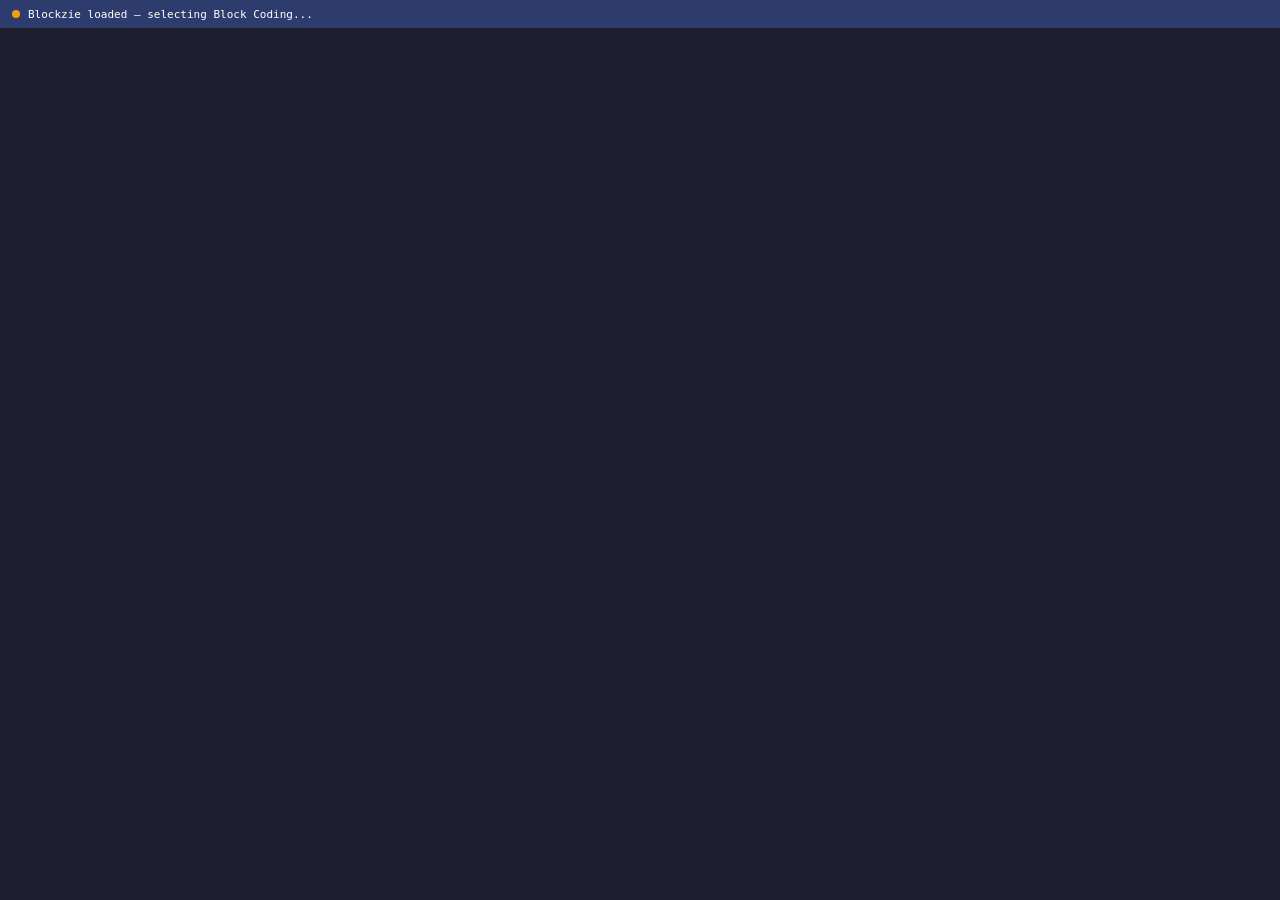
<file: STEMai-frontend/templates/blockzie_bridge.html>
<!DOCTYPE html>
<html lang="en">
<head>
  <meta charset="UTF-8">
  <title>Blockzie Bridge</title>
  <style>
    * { margin: 0; padding: 0; box-sizing: border-box; }
    html, body { width: 100%; height: 100%; overflow: hidden; background: #1e1e2e; }

    #status-bar {
      position: fixed;
      top: 0; left: 0; right: 0;
      height: 28px;
      background: #2E3B6D;
      color: #fff;
      font-family: monospace;
      font-size: 11px;
      display: flex;
      align-items: center;
      padding: 0 12px;
      gap: 8px;
      z-index: 9999;
      transition: opacity 0.3s;
    }
    #status-bar.hidden { opacity: 0; pointer-events: none; }
    #status-dot {
      width: 8px; height: 8px;
      border-radius: 50%;
      background: #f59e0b;
      flex-shrink: 0;
    }
    #status-dot.ready { background: #22c55e; }
    #status-dot.error { background: #ef4444; }

    #blockzie-frame {
      position: absolute;
      top: 28px; left: 0; right: 0; bottom: 0;
      width: 100%;
      height: calc(100% - 28px);
      border: none;
    }
  </style>
</head>
<body>

  <div id="status-bar">
    <div id="status-dot"></div>
    <span id="status-text">Loading Blockzie...</span>
  </div>

  <iframe
    id="blockzie-frame"
    src="https://blockzie.info"
    allow="fullscreen; clipboard-read; clipboard-write; microphone"
    sandbox="allow-scripts allow-same-origin allow-forms allow-popups allow-modals allow-downloads"
  ></iframe>

  <script>
    const frame     = document.getElementById("blockzie-frame");
    const statusDot = document.getElementById("status-dot");
    const statusText= document.getElementById("status-text");
    const statusBar = document.getElementById("status-bar");

    let blockzieReady = false;
    let pendingXML    = null;   // queued while editor is loading
    let pollInterval  = null;

    // ── Status helpers ─────────────────────────────────────────────────────────
    function setStatus(msg, state = "loading") {
      statusText.textContent = msg;
      statusDot.className = state === "ready" ? "ready"
                          : state === "error"  ? "error"
                          : "";
      if (state === "ready") {
        setTimeout(() => statusBar.classList.add("hidden"), 3000);
      } else {
        statusBar.classList.remove("hidden");
      }
    }

    // ── Step 1: Handle landing page inside iframe ──────────────────────────────
    // blockzie.info shows "What would you like to do?" — we need to click
    // "Block Coding" (first card, class contains "newScreenBox")
    frame.addEventListener("load", () => {
      setStatus("Blockzie loaded — selecting Block Coding...");

      // Give the page JS time to render
      setTimeout(() => {
        try {
          const iDoc = frame.contentDocument || frame.contentWindow.document;

          const selectors = [
            "img[src*='1ecb758138ff5f6e832707425a5c5075']",
            "div[class*='newScreenBox']:first-of-type",
            "div[class*='newScreenBox']",
            "div[class*='gui_newScreenBox']",
          ];

          let clicked = false;
          for (const sel of selectors) {
            const el = iDoc.querySelector(sel);
            if (el) {
              el.click();
              setStatus("Block Coding selected — waiting for editor...");
              clicked = true;
              break;
            }
          }

          if (!clicked) {
            setStatus("Editor loading...");
          }
        } catch(e) {
          // Cross-origin — blockzie.info is already in editor mode or
          // we cannot access the document. Fall through to poller.
          setStatus("Editor loading (cross-origin)...");
        }

        // Start polling for workspace readiness
        startWorkspacePoller();

      }, 3000);
    });

    // ── Step 2: Poll until Blockly workspace is ready ──────────────────────────
    function startWorkspacePoller() {
      let elapsed = 0;
      const maxWait  = 120000; // 2 minutes hard cap
      const interval = 2000;

      // ── FIX: Cross-origin fallback reduced from 30 s → 8 s.
      //         blockzie.info editor loads in ~4-6 s on a normal connection.
      //         The original 30 s caused a 30-second freeze before first inject.
      const CROSS_ORIGIN_FALLBACK_MS = 8000;

      pollInterval = setInterval(() => {
        elapsed += interval;
        setStatus(`Waiting for Blockly... ${elapsed / 1000}s`);

        try {
          const iWin = frame.contentWindow;
          const B = iWin.Blockly || iWin.ScratchBlocks;
          if (B && B.Blocks) {
            const count = Object.keys(B.Blocks).length;
            if (count > 10) {
              clearInterval(pollInterval);
              _markReady(count);
              return;
            }
          }
        } catch(e) {
          // Cross-origin — cannot read frame internals.
          // Use time-based fallback.
          if (elapsed >= CROSS_ORIGIN_FALLBACK_MS) {
            clearInterval(pollInterval);
            _markReady(0, true);
            return;
          }
        }

        if (elapsed >= maxWait) {
          clearInterval(pollInterval);
          setStatus("⚠️ Timeout waiting for Blockzie", "error");
        }
      }, interval);
    }

    // ── FIX: _markReady centralises the "editor is ready" logic so the
    //         pendingXML flush and postMessage always happen in the same order,
    //         eliminating the previous race where pendingXML could be set to null
    //         AFTER the timeout branch already read it as non-null.
    function _markReady(blockCount, crossOrigin = false) {
      blockzieReady = true;

      const label = crossOrigin
        ? "Editor assumed ready (cross-origin)"
        : `✅ Blockzie ready! ${blockCount} blocks registered.`;
      setStatus(label, "ready");

      // Capture and clear pendingXML atomically before injecting,
      // so a concurrent INJECT_XML message cannot double-inject.
      const toInject = pendingXML;
      pendingXML = null;

      // Notify parent FIRST — parent may push more XML on this event,
      // which will go through the normal injectXML path since blockzieReady=true.
      window.parent.postMessage({ type: "BLOCKZIE_READY", blockCount }, "*");

      // Then flush any XML that arrived before we were ready.
      if (toInject) {
        // Small delay to let the workspace fully settle after Blockly init.
        setTimeout(() => injectXML(toInject), 400);
      }
    }

    // ── Step 3: XML injection ──────────────────────────────────────────────────
    // ── FIX: injectXML is now debounced (300 ms) so rapid back-to-back calls
    //         (e.g. from pendingXML flush + an immediate INJECT_XML message)
    //         collapse into a single inject, preventing the "isConnected null"
    //         crash that fired when domToWorkspace was called mid-flight.
    let _injectTimer = null;
    function injectXML(xmlStr) {
      clearTimeout(_injectTimer);
      _injectTimer = setTimeout(() => _doInjectXML(xmlStr), 300);
    }

    function _doInjectXML(xmlStr) {
      setStatus("Injecting blocks...");

      try {
        const iWin = frame.contentWindow;
        const B    = iWin.Blockly || iWin.ScratchBlocks;

        if (!B) throw new Error("No Blockly found");

        const ws = B.getMainWorkspace && B.getMainWorkspace();
        if (!ws) throw new Error("No workspace");

        const parser = new iWin.DOMParser();
        const doc    = parser.parseFromString(xmlStr, "text/xml");
        const parseErr = doc.querySelector("parsererror");
        if (parseErr) throw new Error("XML parse error: " + parseErr.textContent.slice(0, 120));

        // Validate block types
        const registered = Object.keys(B.Blocks || {});
        const unknown    = [];
        doc.querySelectorAll("block").forEach(b => {
          const t = b.getAttribute("type");
          if (t && registered.length > 0 && !registered.includes(t)) unknown.push(t);
        });

        if (unknown.length > 0) {
          const msg = "Unknown block types: " + [...new Set(unknown)].join(", ");
          setStatus("⚠️ " + msg, "error");
          window.parent.postMessage({ type: "BLOCKZIE_ERROR", error: msg, unknown_types: [...new Set(unknown)] }, "*");
          return;
        }

        // ── FIX: Use ws.setResizesEnabled(false/true) around the clear+load
        //         in addition to B.Events.disable/enable.
        //         This prevents the "Cannot read properties of null (reading
        //         'isConnected')" crash which occurs when Blockly tries to
        //         resize the SVG while blocks are mid-insertion.
        if (ws.setResizesEnabled) ws.setResizesEnabled(false);

        // Disable events during load to prevent getBlockById null crash
        if (B.Events && typeof B.Events.disable === "function") {
          B.Events.disable();
        } else if (B.Events && B.Events.fire) {
          B.Events._origFire = B.Events._origFire || B.Events.fire;
          B.Events.fire = () => {};
        }

        try {
          ws.clear();
          B.Xml.domToWorkspace(doc.documentElement, ws);
        } finally {
          // Always re-enable, even if domToWorkspace threw
          if (B.Events && typeof B.Events.enable === "function") {
            B.Events.enable();
          } else if (B.Events && B.Events._origFire) {
            B.Events.fire = B.Events._origFire;
            delete B.Events._origFire;
          }
          if (ws.setResizesEnabled) ws.setResizesEnabled(true);
        }

        if (ws.render) ws.render();

        const blockCount = ws.getAllBlocks(false).length;
        setStatus(`✅ ${blockCount} blocks loaded!`, "ready");
        window.parent.postMessage({ type: "BLOCKZIE_LOADED", blockCount }, "*");

      } catch(e) {
        setStatus("❌ Inject failed: " + e.message, "error");
        window.parent.postMessage({ type: "BLOCKZIE_ERROR", error: e.message }, "*");
      }
    }

    // ── Listen for messages from parent (STEMbotix chat UI) ───────────────────
    window.addEventListener("message", (event) => {
      const data = event.data;
      if (!data || typeof data !== "object") return;

      if (data.type === "INJECT_XML") {
        if (!blockzieReady) {
          // Queue it — will inject once _markReady() is called.
          // Always replace (don't stack) so only the latest program is loaded.
          pendingXML = data.xml;
          setStatus("XML queued — waiting for editor to be ready...");
        } else {
          injectXML(data.xml);
        }
      }

      if (data.type === "CLEAR_WORKSPACE") {
        try {
          const iWin = frame.contentWindow;
          const B    = iWin.Blockly || iWin.ScratchBlocks;
          const ws   = B && B.getMainWorkspace && B.getMainWorkspace();
          if (ws) {
            ws.clear();
            setStatus("Workspace cleared", "ready");
          }
        } catch(e) {
          setStatus("Clear failed: " + e.message, "error");
        }
      }

      if (data.type === "GET_XML") {
        try {
          const iWin = frame.contentWindow;
          const B    = iWin.Blockly || iWin.ScratchBlocks;
          const ws   = B && B.getMainWorkspace && B.getMainWorkspace();
          if (ws) {
            const dom = B.Xml.workspaceToDom(ws);
            const xml = B.Xml.domToText
              ? B.Xml.domToText(dom)
              : new XMLSerializer().serializeToString(dom);
            window.parent.postMessage({ type: "BLOCKZIE_XML", xml }, "*");
          }
        } catch(e) {
          window.parent.postMessage({ type: "BLOCKZIE_ERROR", error: e.message }, "*");
        }
      }
    });
  </script>
</body>
</html>
</file>
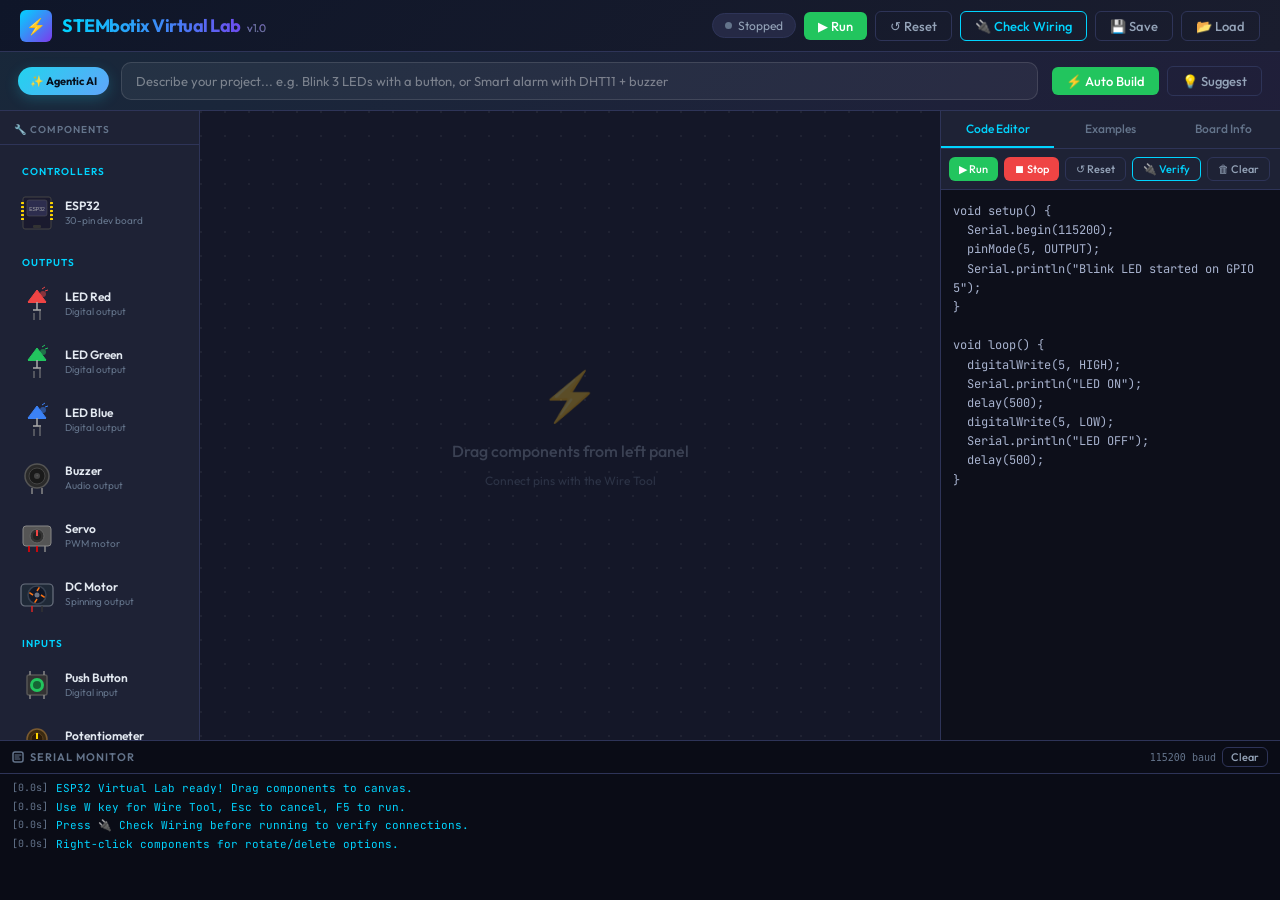
<file: STEMai-frontend/templates/Esp32 simulator.html>
<!DOCTYPE html>
<html lang="en">
<head>
<meta charset="UTF-8">
<meta name="viewport" content="width=device-width, initial-scale=1.0">
<title>STEMbotix Virtual Lab</title>

<link rel="icon" type="image/png" href="{{ url_for('static', filename='stembot_coder.png') }}"/>
<style>
  @import url('https://fonts.googleapis.com/css2?family=JetBrains+Mono:wght@400;500;700&family=Outfit:wght@300;400;500;600;700&display=swap');

  :root {
    --bg: #1a1d2e;
    --bg2: #20243a;
    --bg3: #252945;
    --panel: #1e2235;
    --border: #2e3458;
    --accent: #00d4ff;
    --accent2: #7c3aed;
    --green: #22c55e;
    --red: #ef4444;
    --yellow: #eab308;
    --orange: #f97316;
    --text: #e2e8f0;
    --text2: #94a3b8;
    --text3: #64748b;
    --shadow: 0 4px 24px rgba(0,0,0,0.4);
  }

  * { margin:0; padding:0; box-sizing:border-box; }

  body {
    font-family: 'Outfit', sans-serif;
    background: var(--bg);
    color: var(--text);
    height: 100vh;
    display: flex;
    flex-direction: column;
    overflow: hidden;
    font-size: 14px;
  }

  /* HEADER */
  #header {
    background: linear-gradient(135deg, #0f1629 0%, #1a1d2e 100%);
    border-bottom: 1px solid var(--border);
    padding: 0 20px;
    height: 52px;
    display: flex;
    align-items: center;
    justify-content: space-between;
    z-index: 100;
    flex-shrink: 0;
  }
  .header-logo {
    display: flex;
    align-items: center;
    gap: 10px;
  }
  .header-logo .chip-icon {
    width: 32px; height: 32px;
    background: linear-gradient(135deg, var(--accent), var(--accent2));
    border-radius: 6px;
    display: flex; align-items: center; justify-content: center;
    font-size: 16px;
  }
  .header-logo h1 {
    font-size: 18px;
    font-weight: 700;
    background: linear-gradient(90deg, var(--accent), var(--accent2));
    -webkit-background-clip: text;
    -webkit-text-fill-color: transparent;
    letter-spacing: -0.5px;
  }
  .header-logo span {
    font-size: 11px;
    color: var(--text3);
    font-weight: 400;
    margin-left: 4px;
    -webkit-text-fill-color: var(--text3);
  }
  .header-actions {
    display: flex;
    gap: 8px;
    align-items: center;
  }
  .btn {
    padding: 6px 14px;
    border-radius: 6px;
    border: none;
    cursor: pointer;
    font-family: 'Outfit', sans-serif;
    font-size: 13px;
    font-weight: 500;
    transition: all 0.2s;
    display: flex;
    align-items: center;
    gap: 6px;
  }
  .btn-ghost {
    background: transparent;
    border: 1px solid var(--border);
    color: var(--text2);
  }
  .btn-ghost:hover { border-color: var(--accent); color: var(--accent); }
  .btn-primary {
    background: linear-gradient(135deg, var(--accent), #0099cc);
    color: #000;
    font-weight: 600;
  }
  .btn-primary:hover { opacity: 0.9; transform: translateY(-1px); }
  .btn-danger { background: var(--red); color: #fff; }
  .btn-danger:hover { opacity: 0.9; }
  .btn-success { background: var(--green); color: #fff; }
  .btn-success:hover { opacity: 0.9; }
  .sim-status {
    display: flex;
    align-items: center;
    gap: 6px;
    padding: 4px 12px;
    border-radius: 20px;
    background: var(--bg3);
    border: 1px solid var(--border);
    font-size: 12px;
    color: var(--text2);
  }
  .sim-status .dot {
    width: 7px; height: 7px;
    border-radius: 50%;
    background: var(--text3);
    transition: all 0.3s;
  }
  .sim-status.running .dot { background: var(--green); box-shadow: 0 0 6px var(--green); animation: pulse 1s infinite; }
  @keyframes pulse { 0%,100%{opacity:1} 50%{opacity:0.5} }

  /* MAIN LAYOUT */
  #main {
    display: flex;
    flex: 1;
    overflow: hidden;
  }

  /* LEFT SIDEBAR */
  #sidebar-left {
    width: 200px;
    background: var(--panel);
    border-right: 1px solid var(--border);
    display: flex;
    flex-direction: column;
    overflow-y: auto;
    flex-shrink: 0;
  }
  .sidebar-title {
    padding: 12px 14px 8px;
    font-size: 10px;
    font-weight: 600;
    color: var(--text3);
    text-transform: uppercase;
    letter-spacing: 1px;
    border-bottom: 1px solid var(--border);
    flex-shrink: 0;
  }
  .components-list {
    padding: 8px;
    display: flex;
    flex-direction: column;
    gap: 4px;
  }
  .comp-item {
    display: flex;
    align-items: center;
    gap: 10px;
    padding: 8px 10px;
    border-radius: 8px;
    cursor: grab;
    border: 1px solid transparent;
    transition: all 0.2s;
    user-select: none;
  }
  .comp-item:hover {
    background: var(--bg3);
    border-color: var(--border);
    transform: translateX(2px);
  }
  .comp-item:active { cursor: grabbing; }
  .comp-icon {
    width: 36px; height: 36px;
    flex-shrink: 0;
    display: flex;
    align-items: center;
    justify-content: center;
  }
  .comp-info { flex: 1; min-width: 0; }
  .comp-name {
    font-size: 12px;
    font-weight: 600;
    color: var(--text);
    line-height: 1.2;
  }
  .comp-desc {
    font-size: 10px;
    color: var(--text3);
    line-height: 1.2;
    margin-top: 1px;
  }
  .section-divider {
    padding: 8px 14px 4px;
    font-size: 10px;
    font-weight: 600;
    color: var(--accent);
    text-transform: uppercase;
    letter-spacing: 1px;
    margin-top: 4px;
  }
  .tool-item {
    display: flex;
    align-items: center;
    gap: 10px;
    padding: 7px 10px;
    border-radius: 8px;
    cursor: pointer;
    border: 1px solid transparent;
    transition: all 0.2s;
  }
  .tool-item:hover { background: var(--bg3); border-color: var(--border); }
  .tool-item.active { background: rgba(0,212,255,0.1); border-color: var(--accent); }

  /* CENTER CANVAS */
  #canvas-area {
    flex: 1;
    position: relative;
    overflow: hidden;
    background-color: #141728;
    background-image:
      radial-gradient(circle at 1px 1px, rgba(255,255,255,0.05) 1px, transparent 0);
    background-size: 24px 24px;
  }
  #sim-canvas {
    position: absolute;
    top: 0; left: 0;
    width: 100%; height: 100%;
    pointer-events: none;
  }
  #components-layer {
    position: absolute;
    top: 0; left: 0;
    width: 100%; height: 100%;
  }

  /* RIGHT SIDEBAR */
  #sidebar-right {
    width: 340px;
    background: var(--panel);
    border-left: 1px solid var(--border);
    display: flex;
    flex-direction: column;
    flex-shrink: 0;
  }
  .right-tabs {
    display: flex;
    border-bottom: 1px solid var(--border);
  }
  .tab-btn {
    flex: 1;
    padding: 10px 8px;
    background: transparent;
    border: none;
    color: var(--text3);
    cursor: pointer;
    font-family: 'Outfit', sans-serif;
    font-size: 12px;
    font-weight: 500;
    border-bottom: 2px solid transparent;
    transition: all 0.2s;
  }
  .tab-btn.active { color: var(--accent); border-bottom-color: var(--accent); }
  .tab-btn:hover:not(.active) { color: var(--text2); }
  .tab-content { display: none; flex: 1; flex-direction: column; overflow: hidden; }
  .tab-content.active { display: flex; }

  /* CODE EDITOR */
  #code-controls {
    padding: 8px;
    display: flex;
    gap: 6px;
    flex-wrap: wrap;
    border-bottom: 1px solid var(--border);
    flex-shrink: 0;
  }
  #code-controls .btn {
    padding: 5px 10px;
    font-size: 12px;
    flex: 0 0 auto;
  }
  #code-editor {
    flex: 1;
    padding: 12px;
    background: #0d0f1a;
    color: #a8b3cf;
    font-family: 'JetBrains Mono', monospace;
    font-size: 12px;
    line-height: 1.6;
    border: none;
    resize: none;
    outline: none;
    overflow-y: auto;
    tab-size: 2;
  }
  #code-editor::selection { background: rgba(0,212,255,0.2); }

  /* EXAMPLES PANEL */
  #examples-list {
    padding: 8px;
    display: flex;
    flex-direction: column;
    gap: 4px;
    overflow-y: auto;
  }
  .example-item {
    padding: 10px 12px;
    border-radius: 8px;
    background: var(--bg3);
    border: 1px solid var(--border);
    cursor: pointer;
    transition: all 0.2s;
  }
  .example-item:hover { border-color: var(--accent); background: rgba(0,212,255,0.05); }
  .example-item .ex-title { font-size: 13px; font-weight: 600; color: var(--text); }
  .example-item .ex-desc { font-size: 11px; color: var(--text3); margin-top: 2px; }

  /* SERIAL MONITOR */
  #serial-panel {
    height: 160px;
    background: #0a0c16;
    border-top: 1px solid var(--border);
    display: flex;
    flex-direction: column;
    flex-shrink: 0;
  }
  .serial-header {
    padding: 6px 12px;
    display: flex;
    align-items: center;
    justify-content: space-between;
    border-bottom: 1px solid var(--border);
    flex-shrink: 0;
  }
  .serial-title {
    font-size: 11px;
    font-weight: 600;
    color: var(--text3);
    text-transform: uppercase;
    letter-spacing: 1px;
    display: flex;
    align-items: center;
    gap: 6px;
  }
  #serial-output {
    flex: 1;
    overflow-y: auto;
    padding: 6px 12px;
    font-family: 'JetBrains Mono', monospace;
    font-size: 11px;
    line-height: 1.6;
    color: var(--green);
  }
  .serial-line { margin-bottom: 1px; display: flex; gap: 8px; }
  .serial-ts { color: var(--text3); font-size: 10px; flex-shrink: 0; }
  .serial-warn { color: var(--yellow); }
  .serial-err { color: var(--red); }
  .serial-info { color: var(--accent); }

  /* COMPONENT ON CANVAS */
  .canvas-component {
    position: absolute;
    cursor: move;
    user-select: none;
    transition: filter 0.15s;
  }
  .canvas-component:hover { filter: brightness(1.1); }
  .canvas-component.selected { filter: brightness(1.15) drop-shadow(0 0 8px rgba(0,212,255,0.6)); }
  .canvas-component.dragging { opacity: 0.85; cursor: grabbing; z-index: 1000; }

  .component-label {
    position: absolute;
    bottom: -18px;
    left: 50%;
    transform: translateX(-50%);
    font-size: 10px;
    color: var(--text3);
    white-space: nowrap;
    font-family: 'JetBrains Mono', monospace;
    pointer-events: none;
  }

  .pin-dot {
    position: absolute;
    width: 8px; height: 8px;
    border-radius: 50%;
    background: #ffd700;
    border: 1.5px solid #b8860b;
    cursor: crosshair;
    transition: all 0.15s;
    z-index: 10;
  }
  .pin-dot:hover {
    width: 12px; height: 12px;
    margin: -2px;
    background: var(--accent);
    border-color: var(--accent);
    box-shadow: 0 0 8px var(--accent);
  }
  .pin-dot.connected {
    background: var(--green);
    border-color: #15803d;
    box-shadow: 0 0 4px var(--green);
  }
  .pin-dot.active-wire {
    background: var(--accent);
    border-color: var(--accent);
    box-shadow: 0 0 10px var(--accent);
    animation: wireActive 0.5s infinite alternate;
  }
  @keyframes wireActive { from{transform:scale(1)} to{transform:scale(1.4)} }

  .pin-tooltip {
    position: absolute;
    background: var(--bg3);
    border: 1px solid var(--border);
    border-radius: 4px;
    padding: 3px 6px;
    font-size: 10px;
    color: var(--text);
    white-space: nowrap;
    pointer-events: none;
    z-index: 200;
    top: -22px;
    left: 50%;
    transform: translateX(-50%);
    display: none;
    font-family: 'JetBrains Mono', monospace;
  }
  .pin-dot:hover .pin-tooltip { display: block; }

  /* Context menu */
  #context-menu {
    position: fixed;
    background: var(--bg3);
    border: 1px solid var(--border);
    border-radius: 8px;
    padding: 4px;
    z-index: 9999;
    display: none;
    min-width: 140px;
    box-shadow: var(--shadow);
  }
  .ctx-item {
    padding: 7px 12px;
    border-radius: 6px;
    cursor: pointer;
    font-size: 13px;
    display: flex;
    align-items: center;
    gap: 8px;
    transition: background 0.15s;
  }
  .ctx-item:hover { background: var(--bg); }
  .ctx-item.danger { color: var(--red); }

  /* Tooltip for info */
  #tooltip {
    position: fixed;
    background: var(--bg3);
    border: 1px solid var(--border);
    border-radius: 6px;
    padding: 6px 10px;
    font-size: 11px;
    color: var(--text);
    pointer-events: none;
    z-index: 9999;
    display: none;
    max-width: 200px;
  }

  /* Wiring verification panel */
  #wiring-status-bar {
    display: none;
    padding: 6px 14px;
    font-size: 11px;
    font-family: 'JetBrains Mono', monospace;
    border-top: 1px solid var(--border);
    background: rgba(0,0,0,0.2);
    gap: 8px;
    flex-wrap: wrap;
    align-items: center;
  }
  #wiring-status-bar.show { display: flex; }
  .ws-ok   { color: var(--green); }
  .ws-warn { color: var(--yellow); }
  .ws-err  { color: var(--red); }

  /* Scrollbar */
  ::-webkit-scrollbar { width: 5px; }
  ::-webkit-scrollbar-track { background: transparent; }
  ::-webkit-scrollbar-thumb { background: var(--border); border-radius: 3px; }

  /* Wire delete btn */
  .wire-delete-btn {
    position: absolute;
    width: 14px; height: 14px;
    border-radius: 50%;
    background: var(--red);
    border: none;
    cursor: pointer;
    z-index: 50;
    display: none;
    align-items: center;
    justify-content: center;
    font-size: 9px;
    color: #fff;
    font-weight: 700;
  }

  /* Sensor controls popup */
  .sensor-popup {
    position: absolute;
    background: var(--bg3);
    border: 1px solid var(--accent);
    border-radius: 8px;
    padding: 8px 12px;
    z-index: 100;
    min-width: 160px;
    bottom: -60px;
    left: 50%;
    transform: translateX(-50%);
    display: none;
    font-size: 11px;
  }
  .canvas-component:hover .sensor-popup { display: block; }
  .sensor-popup input[type=range] { width: 100%; margin: 4px 0; }
  .sensor-popup label { color: var(--text2); font-size: 10px; }

  /* LED glow effect */
  .led-glow { transition: all 0.2s; }

  /* Button press animation */
  .btn-press { transition: transform 0.1s; }
  .btn-press:active { transform: scale(0.95); }

  /* Buzzer animation */
  @keyframes buzzerPulse {
    0% { box-shadow: 0 0 0 0 rgba(234,179,8,0.6); }
    100% { box-shadow: 0 0 0 10px rgba(234,179,8,0); }
  }

  /* Servo needle animation */
  .servo-needle {
    transform-origin: bottom center;
    transition: transform 0.4s ease;
  }

  /* Motor spin animation */
  @keyframes motorSpin {
    from { transform: rotate(0deg); }
    to { transform: rotate(360deg); }
  }
  .motor-spinning { animation: motorSpin 0.5s linear infinite; }

  /* Relay toggle */
  .relay-on { filter: brightness(1.3) hue-rotate(90deg); }

  /* bottom layout */
  #bottom-area {
    display: flex;
    flex-direction: column;
    flex-shrink: 0;
  }

  .wire-drawing-line {
    position: absolute;
    pointer-events: none;
    z-index: 20;
  }

  /* ====== ENHANCED ANIMATION KEYFRAMES ====== */

  /* LED Glow pulse when ON */
  @keyframes ledGlowPulse {
    0%   { filter: drop-shadow(0 0 6px var(--led-color)) drop-shadow(0 0 14px var(--led-color)) brightness(1.1); }
    50%  { filter: drop-shadow(0 0 12px var(--led-color)) drop-shadow(0 0 28px var(--led-color)) drop-shadow(0 0 48px var(--led-color)) brightness(1.3); }
    100% { filter: drop-shadow(0 0 6px var(--led-color)) drop-shadow(0 0 14px var(--led-color)) brightness(1.1); }
  }
  @keyframes ledRayFan {
    0%   { opacity: 0.9; }
    50%  { opacity: 0.3; }
    100% { opacity: 0.9; }
  }
  .led-on-red   { --led-color: #ff4444; animation: ledGlowPulse 1.2s ease-in-out infinite; }
  .led-on-green { --led-color: #44ff88; animation: ledGlowPulse 1.2s ease-in-out infinite; }
  .led-on-blue  { --led-color: #44aaff; animation: ledGlowPulse 1.2s ease-in-out infinite; }

  /* Buzzer vibrate + ring */
  @keyframes buzzerShake {
    0%,100% { transform: translate(0,0) rotate(0deg); }
    15%  { transform: translate(-1px,0) rotate(-1deg); }
    30%  { transform: translate(1px,0) rotate(1deg); }
    45%  { transform: translate(-1px,0) rotate(-0.5deg); }
    60%  { transform: translate(1px,0) rotate(0.5deg); }
    75%  { transform: translate(0,-1px); }
  }
  @keyframes buzzerGlow {
    0%,100% { filter: drop-shadow(0 0 4px #eab308) drop-shadow(0 0 10px #eab308); }
    50%      { filter: drop-shadow(0 0 10px #fde047) drop-shadow(0 0 22px #fde047) drop-shadow(0 0 40px #eab308); }
  }
  .buzzer-on { animation: buzzerShake 0.15s linear infinite, buzzerGlow 0.6s ease-in-out infinite; }

  /* Motor spin */
  @keyframes motorRotate {
    from { transform: rotate(0deg); }
    to   { transform: rotate(360deg); }
  }
  @keyframes motorGlow {
    0%,100% { filter: drop-shadow(0 0 4px #f97316); }
    50%      { filter: drop-shadow(0 0 14px #f97316) drop-shadow(0 0 28px #f97316); }
  }
  .motor-rotor { transform-origin: 50% 50%; }
  .motor-spinning .motor-rotor { animation: motorRotate 0.25s linear infinite; }
  .motor-spinning { animation: motorGlow 0.5s ease-in-out infinite; }

  /* Servo needle smooth sweep */
  .servo-needle-el {
    transition: transform 0.35s cubic-bezier(0.34, 1.56, 0.64, 1);
    transform-origin: 50% 100%;
  }

  /* Ultrasonic sonar waves */
  @keyframes sonarWave {
    0%   { transform: scaleX(1) scaleY(1); opacity: 0.8; }
    100% { transform: scaleX(3) scaleY(2.5); opacity: 0; }
  }
  .sonar-wave-1 { animation: sonarWave 1.2s ease-out infinite; }
  .sonar-wave-2 { animation: sonarWave 1.2s ease-out 0.4s infinite; }
  .sonar-wave-3 { animation: sonarWave 1.2s ease-out 0.8s infinite; }

  /* Button press ripple */
  @keyframes btnRipple {
    0%   { transform: scale(1); opacity: 0.6; }
    100% { transform: scale(2.5); opacity: 0; }
  }
  .btn-ripple { animation: btnRipple 0.4s ease-out forwards; }

  /* DHT sensor data flicker */
  @keyframes dhtFlicker {
    0%,90%,100% { opacity: 1; }
    95%          { opacity: 0.4; }
  }
  .dht-active { animation: dhtFlicker 2s ease-in-out infinite; }

  /* ESP32 board LED blink */
  @keyframes boardLedBlink {
    0%,49% { opacity: 1; }
    50%,100%{ opacity: 0.1; }
  }
  .esp32-led-active { animation: boardLedBlink 0.5s steps(1) infinite; }

  /* Wire flow (electricity running) */
  @keyframes wireFlow {
    from { stroke-dashoffset: 20; }
    to   { stroke-dashoffset: 0; }
  }
  .wire-active {
    stroke-dasharray: 8 4;
    animation: wireFlow 0.4s linear infinite;
  }

  /* LDR light rays */
  @keyframes ldrRays {
    0%,100% { opacity: 0.8; transform: scale(1); }
    50%      { opacity: 0.3; transform: scale(1.3); }
  }
  .ldr-bright { animation: ldrRays 1s ease-in-out infinite; }

  /* Potentiometer value shimmer */
  @keyframes potShimmer {
    0%,100% { filter: none; }
    50%      { filter: drop-shadow(0 0 3px #ffd700); }
  }
  .pot-active { animation: potShimmer 0.8s ease-in-out infinite; }

  /* Component spawn */
  @keyframes compSpawn {
    from { transform: scale(0.5) rotate(-5deg); opacity: 0; }
    to   { transform: scale(1) rotate(0deg); opacity: 1; }
  }
  .canvas-component { animation: compSpawn 0.25s cubic-bezier(0.34, 1.56, 0.64, 1) both; }

  /* Canvas background animated grid */
  @keyframes gridPulse {
    0%,100% { opacity: 0.05; }
    50%      { opacity: 0.08; }
  }

  /* Relay click */
  @keyframes relayClick {
    0%  { transform: translateY(0); }
    30% { transform: translateY(-2px); }
    60% { transform: translateY(1px); }
    100%{ transform: translateY(0); }
  }

  /* ====== ENHANCED AGENTIC MODE ====== */
  #agentic-bar{
    display:flex;
    align-items:center;
    justify-content:space-between;
    gap:14px;
    padding:10px 18px;
    border-bottom:1px solid var(--border);
    background:linear-gradient(135deg, rgba(0,212,255,0.06), rgba(124,58,237,0.06));
    flex-shrink:0;
  }
  .agentic-left{
    display:flex;
    align-items:center;
    gap:12px;
    flex:1;
    min-width:0;
  }
  .agentic-badge{
    padding:7px 12px;
    border-radius:999px;
    font-size:11px;
    font-weight:700;
    color:#08111f;
    background:linear-gradient(135deg, #22d3ee, #60a5fa);
    white-space:nowrap;
    box-shadow:0 4px 14px rgba(34,211,238,0.22);
    flex-shrink:0;
  }
  #agentic-prompt{
    flex:1;
    min-width:200px;
    height:38px;
    border-radius:10px;
    border:1px solid rgba(255,255,255,0.12);
    background:rgba(255,255,255,0.05);
    color:#fff;
    outline:none;
    padding:0 14px;
    font-size:13px;
    font-family:'Outfit',sans-serif;
    transition:border-color 0.2s, box-shadow 0.2s;
  }
  #agentic-prompt:focus{
    border-color:var(--accent);
    box-shadow:0 0 0 3px rgba(0,212,255,0.12);
    background:rgba(255,255,255,0.07);
  }
  #agentic-prompt::placeholder{ color:rgba(255,255,255,0.4); }

  .agentic-actions{
    display:flex;
    align-items:center;
    gap:8px;
    flex-shrink:0;
  }

  /* Loading spinner for agentic build button */
  .agentic-spinner {
    display:inline-block;
    width:12px; height:12px;
    border:2px solid rgba(0,0,0,0.2);
    border-top-color:#000;
    border-radius:50%;
    animation:spinnerRot 0.7s linear infinite;
    vertical-align:middle;
    margin-right:2px;
  }
  @keyframes spinnerRot { to { transform:rotate(360deg); } }

  #ai-guide-box{
    display:none;
    margin:8px 18px;
    padding:14px 16px;
    border-radius:12px;
    background:rgba(34,211,238,0.07);
    border:1px solid rgba(34,211,238,0.18);
    color:#d9f6ff;
    font-size:12px;
    line-height:1.5;
    box-shadow:0 8px 24px rgba(0,0,0,0.18);
    max-height:180px;
    overflow-y:auto;
    flex-shrink:0;
  }
  #ai-guide-box h3{ margin:0 0 6px; font-size:14px; color:#fff; }
  #ai-guide-box ul,#ai-guide-box ol{ margin:6px 0 0; padding-left:16px; }
  #ai-guide-box li{ margin-bottom:3px; }

  @media (max-width:1100px){
    #agentic-bar{ flex-direction:column; align-items:stretch; padding:8px 14px; }
    .agentic-left{ flex-wrap:wrap; }
    .agentic-actions{ justify-content:flex-end; }
  }
  @media (max-width:700px){
    #agentic-prompt{ min-width:120px; font-size:12px; }
    .agentic-badge{ font-size:10px; padding:5px 9px; }
  }</style>
</head>
<body>

<!-- HEADER -->
<div id="header">
  <div class="header-logo">
    <div class="chip-icon">⚡</div>
    <h1>STEMbotix Virtual Lab <span>v1.0</span></h1>
  </div>
  <div class="header-actions">
    <div class="sim-status" id="sim-status">
      <div class="dot"></div>
      <span id="sim-status-text">Stopped</span>
    </div>
    <button class="btn btn-success" id="btn-run" onclick="runSimulation()">▶ Run</button>
    <button class="btn btn-danger" id="btn-stop" onclick="stopSimulation()" style="display:none">⏹ Stop</button>
    <button class="btn btn-ghost" onclick="resetSimulation()">↺ Reset</button>
    <button class="btn btn-ghost" onclick="checkWiringManually()" title="Verify all component connections before running" style="border-color:var(--accent);color:var(--accent)">🔌 Check Wiring</button>
    <button class="btn btn-ghost" onclick="saveProject()">💾 Save</button>
    <button class="btn btn-ghost" onclick="loadProjectFile()">📂 Load</button>
  </div>
</div>


<!-- AGENTIC MODE -->
<div id="agentic-bar">
  <div class="agentic-left">
    <div class="agentic-badge">✨ Agentic AI</div>
    <input
      id="agentic-prompt"
      type="text"
      placeholder="Describe your project... e.g. Blink 3 LEDs with a button, or Smart alarm with DHT11 + buzzer"
    />
  </div>
  <div class="agentic-actions">
    <button class="btn btn-success" id="btn-auto-build" title="AI will design and wire the full project">⚡ Auto Build</button>
    <button class="btn btn-ghost" id="btn-ai-suggest" title="Get a random project idea">💡 Suggest</button>
  </div>
</div>

<div id="ai-guide-box"></div>

<!-- MAIN -->
<div id="main">

  <!-- LEFT SIDEBAR -->
  <div id="sidebar-left">
    <div class="sidebar-title">🔧 Components</div>
    <div class="components-list">
      <div class="section-divider">Controllers</div>
      <div class="comp-item" draggable="true" data-type="esp32" title="Drag to canvas">
        <div class="comp-icon" id="mini-esp32"></div>
        <div class="comp-info">
          <div class="comp-name">ESP32</div>
          <div class="comp-desc">30-pin dev board</div>
        </div>
      </div>

      <div class="section-divider">Outputs</div>
      <div class="comp-item" draggable="true" data-type="led_red">
        <div class="comp-icon" id="mini-led-r"></div>
        <div class="comp-info"><div class="comp-name">LED Red</div><div class="comp-desc">Digital output</div></div>
      </div>
      <div class="comp-item" draggable="true" data-type="led_green">
        <div class="comp-icon" id="mini-led-g"></div>
        <div class="comp-info"><div class="comp-name">LED Green</div><div class="comp-desc">Digital output</div></div>
      </div>
      <div class="comp-item" draggable="true" data-type="led_blue">
        <div class="comp-icon" id="mini-led-b"></div>
        <div class="comp-info"><div class="comp-name">LED Blue</div><div class="comp-desc">Digital output</div></div>
      </div>
      <div class="comp-item" draggable="true" data-type="buzzer">
        <div class="comp-icon" id="mini-buzzer"></div>
        <div class="comp-info"><div class="comp-name">Buzzer</div><div class="comp-desc">Audio output</div></div>
      </div>
      <div class="comp-item" draggable="true" data-type="servo">
        <div class="comp-icon" id="mini-servo"></div>
        <div class="comp-info"><div class="comp-name">Servo</div><div class="comp-desc">PWM motor</div></div>
      </div>
      <div class="comp-item" draggable="true" data-type="motor">
        <div class="comp-icon" id="mini-motor"></div>
        <div class="comp-info"><div class="comp-name">DC Motor</div><div class="comp-desc">Spinning output</div></div>
      </div>

      <div class="section-divider">Inputs</div>
      <div class="comp-item" draggable="true" data-type="button">
        <div class="comp-icon" id="mini-button"></div>
        <div class="comp-info"><div class="comp-name">Push Button</div><div class="comp-desc">Digital input</div></div>
      </div>
      <div class="comp-item" draggable="true" data-type="potentiometer">
        <div class="comp-icon" id="mini-pot"></div>
        <div class="comp-info"><div class="comp-name">Potentiometer</div><div class="comp-desc">Analog input</div></div>
      </div>
      <div class="comp-item" draggable="true" data-type="ldr">
        <div class="comp-icon" id="mini-ldr"></div>
        <div class="comp-info"><div class="comp-name">LDR Sensor</div><div class="comp-desc">Light sensor</div></div>
      </div>
      <div class="comp-item" draggable="true" data-type="ultrasonic">
        <div class="comp-icon" id="mini-ultrasonic"></div>
        <div class="comp-info"><div class="comp-name">HC-SR04</div><div class="comp-desc">Ultrasonic sensor</div></div>
      </div>
      <div class="comp-item" draggable="true" data-type="dht11">
        <div class="comp-icon" id="mini-dht"></div>
        <div class="comp-info"><div class="comp-name">DHT11</div><div class="comp-desc">Temp/Humidity</div></div>
      </div>

      <div class="section-divider">Passive</div>
      <div class="comp-item" draggable="true" data-type="resistor">
        <div class="comp-icon" id="mini-resistor"></div>
        <div class="comp-info"><div class="comp-name">Resistor</div><div class="comp-desc">330Ω limiting</div></div>
      </div>

      <div class="section-divider">Tools</div>
      <div class="tool-item" id="wire-tool" onclick="selectTool('wire')">
        <svg width="20" height="20" viewBox="0 0 20 20"><path d="M2 10 Q10 2 18 10" stroke="var(--accent)" stroke-width="2" fill="none" stroke-linecap="round"/></svg>
        <div class="comp-info"><div class="comp-name">Wire Tool</div><div class="comp-desc">Click to connect</div></div>
      </div>
      <div class="tool-item" id="delete-tool" onclick="selectTool('delete')">
        <svg width="20" height="20" viewBox="0 0 20 20"><path d="M5 5l10 10M15 5L5 15" stroke="var(--red)" stroke-width="2" stroke-linecap="round"/></svg>
        <div class="comp-info"><div class="comp-name">Delete Tool</div><div class="comp-desc">Remove components</div></div>
      </div>
    </div>
  </div>

  <!-- CENTER CANVAS -->
  <div id="canvas-area" ondragover="allowDrop(event)" ondrop="dropComponent(event)">
    <svg id="sim-canvas" xmlns="http://www.w3.org/2000/svg"></svg>
    <div id="components-layer"></div>
    <div id="canvas-hint" style="position:absolute;top:50%;left:50%;transform:translate(-50%,-50%);text-align:center;pointer-events:none;opacity:0.3;display:flex;flex-direction:column;align-items:center;gap:8px">
      <div style="font-size:48px">⚡</div>
      <div style="font-size:16px;color:var(--text2);margin-top:8px;font-weight:500">Drag components from left panel</div>
      <div style="font-size:12px;color:var(--text3);margin-top:4px">Connect pins with the Wire Tool</div>
    </div>
  </div>

  <!-- RIGHT SIDEBAR -->
  <div id="sidebar-right">
    <div class="right-tabs">
      <button class="tab-btn active" onclick="switchTab('code')">Code Editor</button>
      <button class="tab-btn" onclick="switchTab('examples')">Examples</button>
      <button class="tab-btn" onclick="switchTab('info')">Board Info</button>
    </div>

    <div class="tab-content active" id="tab-code">
      <div id="code-controls">
        <button class="btn btn-success" onclick="runSimulation()" style="font-size:11px;padding:4px 10px">▶ Run</button>
        <button class="btn btn-danger" onclick="stopSimulation()" style="font-size:11px;padding:4px 10px">⏹ Stop</button>
        <button class="btn btn-ghost" onclick="resetSimulation()" style="font-size:11px;padding:4px 10px">↺ Reset</button>
        <button class="btn btn-ghost" onclick="checkWiringManually()" style="font-size:11px;padding:4px 10px;border-color:var(--accent);color:var(--accent)" title="Check wiring">🔌 Verify</button>
        <button class="btn btn-ghost" onclick="clearCode()" style="font-size:11px;padding:4px 10px">🗑 Clear</button>
      </div>
      <textarea id="code-editor" spellcheck="false" placeholder="// ── Your ESP32 Arduino Code ──────────────────────────
// Write standard Arduino syntax — it runs in the simulator!
// Supported: pinMode, digitalWrite, digitalRead, analogRead,
//            Serial.print/println, delay, servoWrite, tone,
//            getDistance(trig,echo), dhtReadTemp(pin), dhtReadHumidity(pin)
//
// Press ▶ Run or F5 to start. Press 🔌 Verify to check wiring first.

void setup() {
  Serial.begin(115200);
  pinMode(5, OUTPUT);
}

void loop() {
  digitalWrite(5, HIGH);
  delay(500);
  digitalWrite(5, LOW);
  delay(500);
}"></textarea>
    </div>

    <div class="tab-content" id="tab-examples">
      <div id="examples-list">
        <div class="example-item" onclick="loadExample('blink')">
          <div class="ex-title">💡 Blink LED</div>
          <div class="ex-desc">Toggle LED on GPIO 5 every 500ms</div>
        </div>
        <div class="example-item" onclick="loadExample('button_led')">
          <div class="ex-title">🔘 Button → LED</div>
          <div class="ex-desc">Button on GPIO 4 controls LED on GPIO 5</div>
        </div>
        <div class="example-item" onclick="loadExample('buzzer')">
          <div class="ex-title">🔊 Buzzer Beep</div>
          <div class="ex-desc">Buzzer beeps on GPIO 18</div>
        </div>
        <div class="example-item" onclick="loadExample('servo_sweep')">
          <div class="ex-title">⚙️ Servo Sweep</div>
          <div class="ex-desc">Servo sweeps 0°→180°→0°</div>
        </div>
        <div class="example-item" onclick="loadExample('potentiometer')">
          <div class="ex-title">🔄 Potentiometer Read</div>
          <div class="ex-desc">Read analog value from GPIO 34</div>
        </div>
        <div class="example-item" onclick="loadExample('ultrasonic')">
          <div class="ex-title">📡 Ultrasonic Distance</div>
          <div class="ex-desc">Print distance via HC-SR04</div>
        </div>
        <div class="example-item" onclick="loadExample('dht')">
          <div class="ex-title">🌡️ DHT11 Monitor</div>
          <div class="ex-desc">Read temperature and humidity</div>
        </div>
        <div class="example-item" onclick="loadExample('ldr_led')">
          <div class="ex-title">☀️ LDR → LED</div>
          <div class="ex-desc">Turn LED on in dark conditions</div>
        </div>
        <div class="example-item" onclick="loadExample('multi_blink')">
          <div class="ex-title">🌈 Multi LED</div>
          <div class="ex-desc">Multiple LEDs blink in sequence</div>
        </div>
        <div class="example-item" onclick="loadExample('motor_ctrl')">
          <div class="ex-title">🔄 DC Motor</div>
          <div class="ex-desc">Motor spin on GPIO 5</div>
        </div>
      </div>
    </div>

    <div class="tab-content" id="tab-info">
      <div style="padding:12px;overflow-y:auto;flex:1">
        <div style="font-size:13px;font-weight:600;color:var(--accent);margin-bottom:8px">ESP32 GPIO Pinout</div>
        <div id="pin-info-table" style="font-family:'JetBrains Mono',monospace;font-size:11px"></div>
        <div style="margin-top:12px;font-size:11px;color:var(--text3);line-height:1.6">
          <div style="color:var(--text2);font-weight:600;margin-bottom:4px">Supported Commands:</div>
          pinMode(pin, INPUT/OUTPUT)<br>
          digitalWrite(pin, HIGH/LOW)<br>
          digitalRead(pin)<br>
          analogRead(pin) → 0-4095<br>
          delay(ms)<br>
          Serial.begin(baud)<br>
          Serial.print(text)<br>
          Serial.println(text)<br>
          servoWrite(pin, angle)<br>
          tone(pin, freq, duration)<br>
          noTone(pin)
        </div>
      </div>
    </div>
  </div>
</div>

<!-- SERIAL MONITOR -->
<div id="serial-panel">
  <div class="serial-header">
    <div class="serial-title">
      <svg width="12" height="12" viewBox="0 0 12 12"><rect x="1" y="1" width="10" height="10" rx="2" stroke="var(--text3)" stroke-width="1.5" fill="none"/><path d="M3 4h6M3 6h4M3 8h5" stroke="var(--text3)" stroke-width="1" stroke-linecap="round"/></svg>
      Serial Monitor
    </div>
    <div style="display:flex;gap:6px;align-items:center">
      <span id="serial-baud" style="font-size:10px;color:var(--text3);font-family:monospace">115200 baud</span>
      <button class="btn btn-ghost" onclick="clearSerial()" style="padding:2px 8px;font-size:11px">Clear</button>
    </div>
  </div>
  <div id="serial-output"></div>
</div>

<!-- Context Menu -->
<div id="context-menu">
  <div class="ctx-item" onclick="ctxRotate()">↻ Rotate 90°</div>
  <div class="ctx-item danger" onclick="ctxDelete()">🗑 Delete</div>
  <div class="ctx-item" onclick="hideContextMenu()">✕ Cancel</div>
</div>

<div id="tooltip"></div>

<script>
// ============================================================
// DATA MODEL
// ============================================================
let components = [];
let wires = [];
let selectedComponent = null;
let contextTarget = null;
let currentTool = 'select'; // select | wire | delete
let wireStart = null; // { compId, pinId, x, y }
let isSimRunning = false;
let simInterval = null;
let loopFn = null;
let setupDone = false;
let simulationTick = 0;
let nextId = 1;

// ESP32 pin state
let esp32Pins = {};
for (let i = 0; i <= 39; i++) {
  esp32Pins[i] = { mode: 'INPUT', value: 0, analog: 0 };
}

// Sensor values (user-configurable)
let sensorValues = {
  potentiometer: {},
  ldr: {},
  ultrasonic: {},
  dht11: {}
};

let consoleLogs = [];
let codeExecState = { running: false, loopCount: 0 };

// ============================================================
// COMPONENT DEFINITIONS
// ============================================================
const COMPONENT_DEFS = {
  esp32: {
    label: 'ESP32',
    width: 120,
    height: 260,
    pins: [
      // Left side pins (x=0)
      { id:'3V3',  label:'3V3',  x:0,   y:30,  type:'power' },
      { id:'EN',   label:'EN',   x:0,   y:48,  type:'special' },
      { id:'VP',   label:'VP',   x:0,   y:66,  type:'analog' },
      { id:'VN',   label:'VN',   x:0,   y:84,  type:'analog' },
      { id:'34',   label:'34',   x:0,   y:102, type:'analog' },
      { id:'35',   label:'35',   x:0,   y:120, type:'analog' },
      { id:'32',   label:'32',   x:0,   y:138, type:'gpio' },
      { id:'33',   label:'33',   x:0,   y:156, type:'gpio' },
      { id:'25',   label:'25',   x:0,   y:174, type:'gpio' },
      { id:'26',   label:'26',   x:0,   y:192, type:'gpio' },
      { id:'27',   label:'27',   x:0,   y:210, type:'gpio' },
      { id:'14',   label:'14',   x:0,   y:228, type:'gpio' },
      { id:'12',   label:'12',   x:0,   y:246, type:'gpio' },
      // Right side pins (x=120)
      { id:'GND1', label:'GND',  x:120, y:30,  type:'gnd' },
      { id:'23',   label:'23',   x:120, y:48,  type:'gpio' },
      { id:'22',   label:'22',   x:120, y:66,  type:'gpio' },
      { id:'TX',   label:'TX',   x:120, y:84,  type:'uart' },
      { id:'RX',   label:'RX',   x:120, y:102, type:'uart' },
      { id:'GND2', label:'GND',  x:120, y:120, type:'gnd' },
      { id:'21',   label:'21',   x:120, y:138, type:'gpio' },
      { id:'19',   label:'19',   x:120, y:156, type:'gpio' },
      { id:'18',   label:'18',   x:120, y:174, type:'gpio' },
      { id:'5',    label:'5',    x:120, y:192, type:'gpio' },
      { id:'17',   label:'17',   x:120, y:210, type:'gpio' },
      { id:'16',   label:'16',   x:120, y:228, type:'gpio' },
      { id:'4',    label:'4',    x:120, y:246, type:'gpio' },
    ],
    color: '#1a1a2e'
  },
  led_red:   { label:'LED', color:'#ef4444', glowColor:'#ff6666', pins:[{id:'anode',label:'A+',x:0,y:20,type:'anode'},{id:'cathode',label:'K-',x:0,y:50,type:'cathode'}], width:40, height:60 },
  led_green: { label:'LED', color:'#22c55e', glowColor:'#4ade80', pins:[{id:'anode',label:'A+',x:0,y:20,type:'anode'},{id:'cathode',label:'K-',x:0,y:50,type:'cathode'}], width:40, height:60 },
  led_blue:  { label:'LED', color:'#3b82f6', glowColor:'#60a5fa', pins:[{id:'anode',label:'A+',x:0,y:20,type:'anode'},{id:'cathode',label:'K-',x:0,y:50,type:'cathode'}], width:40, height:60 },
  resistor:  { label:'330Ω', pins:[{id:'p1',label:'P1',x:0,y:20,type:'passive'},{id:'p2',label:'P2',x:80,y:20,type:'passive'}], width:80, height:40 },
  button:    { label:'Button', pins:[{id:'p1',label:'P1',x:10,y:0,type:'passive'},{id:'p2',label:'P2',x:10,y:60,type:'passive'}], width:50, height:60 },
  buzzer:    { label:'Buzzer', pins:[{id:'pos',label:'+',x:20,y:60,type:'anode'},{id:'neg',label:'-',x:50,y:60,type:'cathode'}], width:70, height:70 },
  servo:     { label:'Servo', pins:[{id:'sig',label:'SIG',x:10,y:70,type:'signal'},{id:'vcc',label:'VCC',x:30,y:70,type:'power'},{id:'gnd',label:'GND',x:50,y:70,type:'gnd'}], width:80, height:80 },
  potentiometer: { label:'Pot', pins:[{id:'vcc',label:'VCC',x:0,y:30,type:'power'},{id:'out',label:'OUT',x:40,y:60,type:'analog'},{id:'gnd',label:'GND',x:80,y:30,type:'gnd'}], width:80, height:70 },
  ldr:       { label:'LDR', pins:[{id:'p1',label:'P1',x:0,y:25,type:'passive'},{id:'p2',label:'P2',x:50,y:25,type:'passive'}], width:50, height:50 },
  ultrasonic:{ label:'HC-SR04', pins:[{id:'vcc',label:'VCC',x:10,y:60,type:'power'},{id:'trig',label:'TRIG',x:30,y:60,type:'signal'},{id:'echo',label:'ECHO',x:50,y:60,type:'signal'},{id:'gnd',label:'GND',x:70,y:60,type:'gnd'}], width:120, height:70 },
  dht11:     { label:'DHT11', pins:[{id:'vcc',label:'VCC',x:16,y:86,type:'power'},{id:'data',label:'DATA',x:40,y:86,type:'signal'},{id:'gnd',label:'GND',x:64,y:86,type:'gnd'}], width:80, height:92 },
  motor:     { label:'DC Motor', pins:[{id:'pos',label:'+',x:22,y:84,type:'anode'},{id:'neg',label:'-',x:36,y:84,type:'cathode'}], width:90, height:90 },
};

// ============================================================
// RENDER MINI ICONS IN SIDEBAR
// ============================================================
function renderSidebarIcons() {
  const el = id => document.getElementById(id);
  el('mini-esp32').innerHTML = drawESP32Mini();
  el('mini-led-r').innerHTML = drawLEDMini('#ef4444');
  el('mini-led-g').innerHTML = drawLEDMini('#22c55e');
  el('mini-led-b').innerHTML = drawLEDMini('#3b82f6');
  el('mini-buzzer').innerHTML = drawBuzzerMini();
  el('mini-servo').innerHTML = drawServoMini();
  el('mini-button').innerHTML = drawButtonMini();
  el('mini-pot').innerHTML = drawPotMini();
  el('mini-ldr').innerHTML = drawLDRMini();
  el('mini-ultrasonic').innerHTML = drawUltrasonicMini();
  el('mini-dht').innerHTML = drawDHTMini();
  el('mini-resistor').innerHTML = drawResistorMini();
  el('mini-motor') && (el('mini-motor').innerHTML = drawMotorMini());
}

function drawESP32Mini() {
  return `<svg width="36" height="36" viewBox="0 0 36 36">
    <rect x="4" y="2" width="28" height="32" rx="2" fill="#1a1a2e" stroke="#444" stroke-width="1"/>
    <rect x="8" y="5" width="20" height="16" rx="2" fill="#2d2d4e" stroke="#555" stroke-width="0.5"/>
    <text x="18" y="16" text-anchor="middle" fill="#aaa" font-size="5" font-family="sans-serif">ESP32</text>
    ${[0,1,2,3,4].map(i=>`<rect x="2" y="${7+i*4}" width="3" height="2" rx="0.5" fill="#ffd700"/>`).join('')}
    ${[0,1,2,3,4].map(i=>`<rect x="31" y="${7+i*4}" width="3" height="2" rx="0.5" fill="#ffd700"/>`).join('')}
    <rect x="14" y="30" width="8" height="3" rx="1" fill="#333"/>
  </svg>`;
}

function drawLEDMini(color) {
  return `<svg width="30" height="36" viewBox="0 0 30 36">
    <polygon points="15,4 24,16 6,16" fill="${color}" stroke="${color}" stroke-width="1"/>
    <line x1="6" y1="16" x2="24" y2="16" stroke="${color}" stroke-width="2"/>
    <line x1="15" y1="16" x2="15" y2="24" stroke="#aaa" stroke-width="1.5"/>
    <line x1="11" y1="24" x2="19" y2="24" stroke="#aaa" stroke-width="1.5"/>
    <line x1="12" y1="27" x2="12" y2="34" stroke="#888" stroke-width="1"/>
    <line x1="18" y1="24" x2="18" y2="34" stroke="#888" stroke-width="1"/>
    <circle cx="21" cy="8" r="3" fill="${color}" opacity="0.5"/>
    <line x1="20" y1="3" x2="23" y2="1" stroke="${color}" stroke-width="1"/>
    <line x1="23" y1="5" x2="26" y2="4" stroke="${color}" stroke-width="1"/>
  </svg>`;
}

function drawBuzzerMini() {
  return `<svg width="36" height="36" viewBox="0 0 36 36">
    <circle cx="18" cy="16" r="12" fill="#2a2a2a" stroke="#555" stroke-width="1.5"/>
    <circle cx="18" cy="16" r="8" fill="#1a1a1a" stroke="#444" stroke-width="1"/>
    <circle cx="18" cy="16" r="3" fill="#444"/>
    <line x1="13" y1="28" x2="13" y2="34" stroke="#888" stroke-width="1.5"/>
    <line x1="23" y1="28" x2="23" y2="34" stroke="#888" stroke-width="1.5"/>
    <text x="18" y="17" text-anchor="middle" fill="#666" font-size="4">+</text>
  </svg>`;
}

function drawServoMini() {
  return `<svg width="36" height="36" viewBox="0 0 36 36">
    <rect x="4" y="8" width="28" height="20" rx="3" fill="#555" stroke="#888" stroke-width="1"/>
    <circle cx="18" cy="18" r="7" fill="#333" stroke="#666" stroke-width="1"/>
    <circle cx="18" cy="18" r="4" fill="#222"/>
    <line x1="18" y1="18" x2="18" y2="12" stroke="#ef4444" stroke-width="2"/>
    <line x1="10" y1="28" x2="10" y2="34" stroke="#f00" stroke-width="1.5"/>
    <line x1="18" y1="28" x2="18" y2="34" stroke="#f00" stroke-width="1.5"/>
    <line x1="26" y1="28" x2="26" y2="34" stroke="#888" stroke-width="1.5"/>
  </svg>`;
}

function drawButtonMini() {
  return `<svg width="36" height="36" viewBox="0 0 36 36">
    <rect x="8" y="8" width="20" height="20" rx="2" fill="#333" stroke="#555" stroke-width="1.5"/>
    <circle cx="18" cy="18" r="7" fill="#22c55e"/>
    <circle cx="18" cy="18" r="4" fill="#166534"/>
    <line x1="11" y1="4" x2="11" y2="8" stroke="#888" stroke-width="1.5"/>
    <line x1="25" y1="4" x2="25" y2="8" stroke="#888" stroke-width="1.5"/>
    <line x1="11" y1="28" x2="11" y2="32" stroke="#888" stroke-width="1.5"/>
    <line x1="25" y1="28" x2="25" y2="32" stroke="#888" stroke-width="1.5"/>
  </svg>`;
}

function drawPotMini() {
  return `<svg width="36" height="36" viewBox="0 0 36 36">
    <circle cx="18" cy="14" r="10" fill="#3a2a10" stroke="#7a5a30" stroke-width="1.5"/>
    <circle cx="18" cy="14" r="6" fill="#2a1a08" stroke="#5a4020" stroke-width="1"/>
    <line x1="18" y1="8" x2="18" y2="14" stroke="#ffd700" stroke-width="2"/>
    <line x1="8" y1="24" x2="8" y2="32" stroke="#888" stroke-width="1.5"/>
    <line x1="18" y1="26" x2="18" y2="32" stroke="#888" stroke-width="1.5"/>
    <line x1="28" y1="24" x2="28" y2="32" stroke="#888" stroke-width="1.5"/>
  </svg>`;
}

function drawLDRMini() {
  return `<svg width="36" height="36" viewBox="0 0 36 36">
    <ellipse cx="18" cy="16" rx="10" ry="10" fill="#e2e8f0" stroke="#94a3b8" stroke-width="1.5"/>
    <path d="M 8 16 Q 13 10 18 16 Q 23 22 28 16" stroke="#4a5568" stroke-width="1.5" fill="none"/>
    <text x="18" y="12" text-anchor="middle" fill="#e2a800" font-size="8">☀</text>
    <line x1="10" y1="26" x2="10" y2="34" stroke="#888" stroke-width="1.5"/>
    <line x1="26" y1="26" x2="26" y2="34" stroke="#888" stroke-width="1.5"/>
  </svg>`;
}

function drawUltrasonicMini() {
  return `<svg width="36" height="36" viewBox="0 0 36 36">
    <rect x="2" y="8" width="32" height="18" rx="2" fill="#1a4a8a" stroke="#4a8acc" stroke-width="1"/>
    <circle cx="10" cy="17" r="5" fill="#3a3a3a" stroke="#555" stroke-width="1"/>
    <circle cx="10" cy="17" r="3" fill="#222"/>
    <circle cx="26" cy="17" r="5" fill="#3a3a3a" stroke="#555" stroke-width="1"/>
    <circle cx="26" cy="17" r="3" fill="#222"/>
    <line x1="9" y1="26" x2="9" y2="32" stroke="#888" stroke-width="1.2"/>
    <line x1="15" y1="26" x2="15" y2="32" stroke="#888" stroke-width="1.2"/>
    <line x1="21" y1="26" x2="21" y2="32" stroke="#888" stroke-width="1.2"/>
    <line x1="27" y1="26" x2="27" y2="32" stroke="#888" stroke-width="1.2"/>
  </svg>`;
}

function drawDHTMini() {
  return `<svg width="36" height="36" viewBox="0 0 36 36">
    <rect x="6" y="4" width="24" height="22" rx="12" fill="#1a5a3a" stroke="#2a8a5a" stroke-width="1.5"/>
    <text x="18" y="17" text-anchor="middle" fill="#4ade80" font-size="7" font-weight="bold">DHT</text>
    <line x1="10" y1="26" x2="10" y2="34" stroke="#888" stroke-width="1.5"/>
    <line x1="18" y1="26" x2="18" y2="34" stroke="#888" stroke-width="1.5"/>
    <line x1="26" y1="26" x2="26" y2="34" stroke="#888" stroke-width="1.5"/>
  </svg>`;
}

function drawResistorMini() {
  return `<svg width="36" height="24" viewBox="0 0 36 24">
    <line x1="0" y1="12" x2="7" y2="12" stroke="#aaa" stroke-width="1.5"/>
    <rect x="7" y="6" width="22" height="12" rx="3" fill="#d4a876" stroke="#b8860b" stroke-width="1"/>
    <line x1="10" y1="6" x2="10" y2="18" stroke="#333" stroke-width="2"/>
    <line x1="16" y1="6" x2="16" y2="18" stroke="#ef4444" stroke-width="2"/>
    <line x1="22" y1="6" x2="22" y2="18" stroke="#333" stroke-width="2"/>
    <line x1="25" y1="6" x2="25" y2="18" stroke="#ffd700" stroke-width="2"/>
    <line x1="29" y1="12" x2="36" y2="12" stroke="#aaa" stroke-width="1.5"/>
  </svg>`;
}

function drawMotorMini() {
  return `<svg width="36" height="36" viewBox="0 0 36 36">
    <rect x="2" y="8" width="32" height="22" rx="4" fill="#1f2937" stroke="#6b7280" stroke-width="1.2"/>
    <circle cx="18" cy="19" r="9" fill="#111827" stroke="#374151" stroke-width="1.5"/>
    <circle cx="18" cy="19" r="5" fill="#0f172a"/>
    ${Array(4).fill(0).map((_,i)=>{const a=(i*90)*Math.PI/180;return `<line x1="${18+4*Math.cos(a)}" y1="${19+4*Math.sin(a)}" x2="${18+8*Math.cos(a+0.3)}" y2="${19+8*Math.sin(a+0.3)}" stroke="#f97316" stroke-width="1.5"/>`;}).join('')}
    <circle cx="18" cy="19" r="2.5" fill="#6b7280"/>
    <line x1="13" y1="30" x2="13" y2="36" stroke="#dc2626" stroke-width="1.5"/>
    <line x1="23" y1="30" x2="23" y2="36" stroke="#333" stroke-width="1.5"/>
  </svg>`;
}

// ============================================================
// DRAW COMPONENTS ON CANVAS (SVG-based realistic drawings)
// ============================================================
function createComponentElement(comp) {
  const el = document.createElement('div');
  el.className = 'canvas-component';
  el.id = 'comp-' + comp.id;
  el.style.left = comp.x + 'px';
  el.style.top = comp.y + 'px';
  el.style.width = comp.w + 'px';
  el.style.height = comp.h + 'px';

  const svg = getComponentSVG(comp);
  el.innerHTML = svg;

  // Add pin dots
  const def = COMPONENT_DEFS[comp.type];
  if (def && def.pins) {
    def.pins.forEach(pin => {
      const dot = document.createElement('div');
      dot.className = 'pin-dot';
      dot.id = `pin-${comp.id}-${pin.id}`;
      dot.style.left = (pin.x - 4) + 'px';
      dot.style.top = (pin.y - 4) + 'px';
      dot.dataset.compId = comp.id;
      dot.dataset.pinId = pin.id;

      const tooltip = document.createElement('div');
      tooltip.className = 'pin-tooltip';
      tooltip.textContent = pin.label;
      dot.appendChild(tooltip);

      dot.addEventListener('click', (e) => {
        e.stopPropagation();
        handlePinClick(comp.id, pin.id, e);
      });
      el.appendChild(dot);
    });
  }

  // Label
  const label = document.createElement('div');
  label.className = 'component-label';
  label.textContent = comp.label || def?.label || comp.type;
  el.appendChild(label);

  // Drag
  el.addEventListener('mousedown', (e) => {
    if (e.button !== 0) return;
    if (e.target.classList.contains('pin-dot')) return;
    if (currentTool === 'delete') {
      deleteComponent(comp.id);
      return;
    }
    startDrag(e, comp.id);
  });

  el.addEventListener('contextmenu', (e) => {
    e.preventDefault();
    showContextMenu(e, comp.id);
  });

  return el;
}

function getComponentSVG(comp) {
  switch(comp.type) {
    case 'esp32': return drawESP32(comp);
    case 'led_red': return drawLED(comp, '#ef4444', '#ff6666', '#ff0000');
    case 'led_green': return drawLED(comp, '#22c55e', '#4ade80', '#00ff00');
    case 'led_blue': return drawLED(comp, '#3b82f6', '#60a5fa', '#0088ff');
    case 'resistor': return drawResistor(comp);
    case 'button': return drawButton(comp);
    case 'buzzer': return drawBuzzer(comp);
    case 'servo': return drawServo(comp);
    case 'potentiometer': return drawPotentiometer(comp);
    case 'ldr': return drawLDR(comp);
    case 'ultrasonic': return drawUltrasonic(comp);
    case 'dht11': return drawDHT(comp);
    case 'motor': return drawMotor(comp);
    default: return `<svg width="${comp.w}" height="${comp.h}"><rect width="${comp.w}" height="${comp.h}" rx="4" fill="#333" stroke="#555"/><text x="${comp.w/2}" y="${comp.h/2}" text-anchor="middle" fill="#aaa" font-size="10">${comp.type}</text></svg>`;
  }
}

function drawESP32(comp) {
  const w = comp.w, h = comp.h;
  const pinSpacing = 18;
  const leftPins = ['3V3','EN','VP','VN','34','35','32','33','25','26','27','14','12'];
  const rightPins = ['GND','23','22','TX','RX','GND','21','19','18','5','17','16','4'];
  const pinColors = { gpio:'#ffd700', gnd:'#888', power:'#ef4444', analog:'#22c55e', uart:'#3b82f6', special:'#a855f7' };

  let pinsSVG = '';
  // Left pins
  leftPins.forEach((name, i) => {
    const y = 30 + i * 18;
    const isGnd = name === 'GND' || name === 'GND2';
    const isVcc = name === '3V3';
    const color = isGnd ? '#888' : isVcc ? '#ef4444' : ['34','35','VP','VN'].includes(name) ? '#22c55e' : ['TX','RX'].includes(name) ? '#3b82f6' : '#ffd700';
    pinsSVG += `
      <rect x="-8" y="${y-3}" width="12" height="6" rx="1.5" fill="${color}" opacity="0.9"/>
      <rect x="-2" y="${y-2}" width="6" height="4" rx="1" fill="#b8960b"/>
      <text x="4" y="${y+3.5}" font-size="7" fill="#ccc" font-family="monospace">${name}</text>
    `;
  });
  // Right pins
  rightPins.forEach((name, i) => {
    const y = 30 + i * 18;
    const isGnd = name === 'GND';
    const color = isGnd ? '#888' : ['23','22','21','19','18','5','17','16','4'].includes(name) ? '#ffd700' : ['TX','RX'].includes(name) ? '#3b82f6' : '#ffd700';
    pinsSVG += `
      <rect x="${w-4}" y="${y-3}" width="12" height="6" rx="1.5" fill="${color}" opacity="0.9"/>
      <rect x="${w-2}" y="${y-2}" width="6" height="4" rx="1" fill="#b8960b"/>
      <text x="${w-6}" y="${y+3.5}" font-size="7" fill="#ccc" text-anchor="end" font-family="monospace">${name}</text>
    `;
  });

  return `<svg width="${w}" height="${h}" viewBox="0 0 ${w} ${h}">
    <defs>
      <linearGradient id="esp32bg" x1="0" y1="0" x2="0" y2="1">
        <stop offset="0%" stop-color="#16213e"/>
        <stop offset="100%" stop-color="#0f1429"/>
      </linearGradient>
      <radialGradient id="moduleGrad" cx="50%" cy="40%" r="60%">
        <stop offset="0%" stop-color="#3a3a5c"/>
        <stop offset="100%" stop-color="#1a1a3a"/>
      </radialGradient>
    </defs>
    <!-- PCB body -->
    <rect x="4" y="0" width="${w-8}" height="${h}" rx="3" fill="url(#esp32bg)" stroke="#2a3a6a" stroke-width="1.5"/>
    <!-- PCB texture lines -->
    <rect x="4" y="0" width="${w-8}" height="${h}" rx="3" fill="none" stroke="#1e2a4a" stroke-width="0.5" stroke-dasharray="2,8"/>

    <!-- WiFi Module -->
    <rect x="22" y="4" width="76" height="54" rx="4" fill="url(#moduleGrad)" stroke="#3a3a6a" stroke-width="1.5"/>
    <!-- antenna notch -->
    <rect x="42" y="0" width="36" height="8" rx="2" fill="#2a2a4a" stroke="#3a3a6a" stroke-width="1"/>
    <!-- antenna pattern -->
    ${[0,1,2,3].map(i=>`<rect x="${48+i*7}" y="1" width="4" height="6" rx="1" fill="#444"/>`).join('')}
    <!-- module label -->
    <text x="60" y="34" text-anchor="middle" fill="#ccc" font-size="13" font-family="'Outfit',sans-serif" font-weight="700" letter-spacing="-0.5">ESP32</text>
    <!-- wifi icon -->
    <path d="M52 44 Q60 38 68 44" stroke="#4a6a9a" stroke-width="1.5" fill="none" stroke-linecap="round"/>
    <path d="M48 48 Q60 38 72 48" stroke="#3a5a8a" stroke-width="1.5" fill="none" stroke-linecap="round"/>
    <circle cx="60" cy="50" r="2" fill="#4a6aaa"/>
    <!-- 2 LED indicators -->
    <circle cx="46" cy="10" r="2" fill="#00ff88" opacity="${isSimRunning ? '1' : '0.3'}" class="${isSimRunning ? 'esp32-led-active' : ''}">
      ${isSimRunning ? `<animate attributeName="opacity" values="1;0.1;1" dur="0.5s" repeatCount="indefinite"/>` : ''}
    </circle>
    <circle cx="52" cy="10" r="2" fill="#ff4444" opacity="0.5"/>

    <!-- USB connector -->
    <rect x="42" y="${h-12}" width="36" height="12" rx="2" fill="#333" stroke="#555" stroke-width="1"/>
    <rect x="47" y="${h-10}" width="26" height="8" rx="1" fill="#222"/>
    <!-- USB notch -->
    <rect x="52" y="${h-8}" width="4" height="4" rx="1" fill="#444"/>
    <rect x="64" y="${h-8}" width="4" height="4" rx="1" fill="#444"/>

    <!-- Chip bottom -->
    <rect x="32" y="${h-50}" width="56" height="30" rx="2" fill="#111" stroke="#333" stroke-width="1"/>
    <rect x="36" y="${h-46}" width="48" height="22" rx="2" fill="#1a1a1a" stroke="#222" stroke-width="0.5"/>
    <!-- chip markings -->
    ${Array(4).fill(0).map((_,i)=>Array(6).fill(0).map((_,j)=>`<rect x="${38+j*7}" y="${h-44+i*5}" width="4" height="3" rx="0.5" fill="#2a2a2a"/>`).join('')).join('')}

    <!-- Capacitors/resistors -->
    <rect x="18" y="${h-55}" width="6" height="8" rx="1" fill="#1a3a1a" stroke="#2a5a2a" stroke-width="0.5"/>
    <rect x="94" y="${h-55}" width="6" height="8" rx="1" fill="#1a3a1a" stroke="#2a5a2a" stroke-width="0.5"/>

    <!-- Pin dots visual on PCB -->
    ${pinsSVG}

    <!-- Boot/EN buttons -->
    <rect x="36" y="${h-28}" width="12" height="8" rx="2" fill="#2a2a2a" stroke="#444" stroke-width="0.5"/>
    <text x="42" y="${h-23}" text-anchor="middle" fill="#666" font-size="4" font-family="monospace">EN</text>
    <rect x="72" y="${h-28}" width="16" height="8" rx="2" fill="#2a2a2a" stroke="#444" stroke-width="0.5"/>
    <text x="80" y="${h-23}" text-anchor="middle" fill="#666" font-size="4" font-family="monospace">Boot</text>
  </svg>`;
}

function drawLED(comp, baseColor, glowColor, litColor) {
  const isOn = comp.state?.on || false;
  const color = isOn ? litColor : baseColor;
  const colorKey = baseColor === '#ef4444' ? 'red' : baseColor === '#22c55e' ? 'green' : 'blue';

  // Build animated rays when ON
  const rays = isOn ? Array(8).fill(0).map((_,i) => {
    const a = (i * 45) * Math.PI / 180;
    const r1 = 18, r2 = 26 + (i%3)*4;
    return `<line x1="${20 + r1*Math.cos(a)}" y1="${18 + r1*Math.sin(a)}" 
      x2="${20 + r2*Math.cos(a)}" y2="${18 + r2*Math.sin(a)}" 
      stroke="${glowColor}" stroke-width="1.5" opacity="${0.4 + (i%3)*0.2}"
      class="led-ray">
      <animate attributeName="opacity" values="${0.8-(i%3)*0.2};${0.2+(i%3)*0.1};${0.8-(i%3)*0.2}" dur="${0.8+i*0.1}s" repeatCount="indefinite"/>
    </line>`;
  }).join('') : '';

  return `<svg width="${comp.w}" height="${comp.h}" viewBox="-10 -10 60 90" id="led-${comp.id}" class="${isOn ? 'led-on-'+colorKey : ''}">
    <defs>
      <radialGradient id="ledgrad-${comp.id}" cx="38%" cy="28%" r="62%">
        <stop offset="0%" stop-color="${isOn ? '#ffffff' : '#cccccc'}"/>
        <stop offset="35%" stop-color="${color}"/>
        <stop offset="100%" stop-color="${isOn ? baseColor : '#444'}"/>
      </radialGradient>
      <radialGradient id="ledenv-${comp.id}" cx="50%" cy="50%" r="50%">
        <stop offset="0%" stop-color="${glowColor}" stop-opacity="${isOn ? '0.55' : '0'}"/>
        <stop offset="60%" stop-color="${glowColor}" stop-opacity="${isOn ? '0.2' : '0'}"/>
        <stop offset="100%" stop-color="${glowColor}" stop-opacity="0"/>
      </radialGradient>
      <filter id="ledblur-${comp.id}">
        <feGaussianBlur stdDeviation="${isOn ? '3' : '0'}"/>
      </filter>
    </defs>

    <!-- Ambient glow halo (animated when ON) -->
    ${isOn ? `<ellipse cx="20" cy="20" rx="28" ry="26" fill="url(#ledenv-${comp.id})">
      <animate attributeName="rx" values="24;32;24" dur="1.2s" repeatCount="indefinite"/>
      <animate attributeName="ry" values="22;30;22" dur="1.2s" repeatCount="indefinite"/>
    </ellipse>` : ''}

    <!-- Light rays -->
    ${rays}

    <!-- LED dome outer -->
    <ellipse cx="20" cy="20" rx="13" ry="11" fill="url(#ledgrad-${comp.id})" stroke="${isOn ? glowColor : '#555'}" stroke-width="${isOn ? 1.5 : 1}"/>
    <!-- LED cylindrical body -->
    <path d="M 7 24 L 7 38 Q 7 47 20 47 Q 33 47 33 38 L 33 24 Z" fill="url(#ledgrad-${comp.id})" stroke="${isOn ? glowColor : '#555'}" stroke-width="${isOn ? 1.5 : 1}"/>
    <!-- Dome top cap -->
    <ellipse cx="20" cy="24" rx="13" ry="4" fill="${isOn ? color : baseColor}" opacity="0.6"/>
    <!-- Flat top ring -->
    <ellipse cx="20" cy="38" rx="13" ry="3" fill="#2a2a2a"/>
    <!-- Specular highlight -->
    <ellipse cx="15" cy="17" rx="4.5" ry="3.5" fill="${isOn ? 'rgba(255,255,255,0.75)' : 'rgba(255,255,255,0.2)'}">
      ${isOn ? `<animate attributeName="opacity" values="0.7;0.95;0.7" dur="1.2s" repeatCount="indefinite"/>` : ''}
    </ellipse>
    <!-- Inner reflection line -->
    <ellipse cx="24" cy="19" rx="2" ry="1.5" fill="${isOn ? 'rgba(255,255,255,0.4)' : 'rgba(255,255,255,0.1)'}"/>
    <!-- Bottom rim flange -->
    <rect x="7" y="40" width="26" height="5" rx="1" fill="#1a1a1a" stroke="#333" stroke-width="0.5"/>
    <!-- Legs (anode longer) -->
    <line x1="14" y1="45" x2="14" y2="66" stroke="#c0c0c0" stroke-width="1.8"/>
    <line x1="26" y1="45" x2="26" y2="62" stroke="#c0c0c0" stroke-width="1.8"/>
    <!-- Anode bend mark -->
    <line x1="10" y1="64" x2="14" y2="64" stroke="#c0c0c0" stroke-width="1.5"/>
    <!-- On/off state indicator dot -->
    <circle cx="20" cy="44" r="2" fill="${isOn ? glowColor : '#333'}" opacity="${isOn ? '1' : '0.4'}">
      ${isOn ? `<animate attributeName="r" values="1.5;2.5;1.5" dur="0.8s" repeatCount="indefinite"/>` : ''}
    </circle>
  </svg>`;
}

function drawResistor(comp) {
  const w = comp.w, h = comp.h;
  return `<svg width="${w}" height="${h}" viewBox="0 0 80 40">
    <!-- Left wire -->
    <line x1="0" y1="20" x2="14" y2="20" stroke="#bbb" stroke-width="2"/>
    <!-- Body -->
    <rect x="14" y="10" width="52" height="20" rx="5" fill="#d4a876"/>
    <!-- Shade -->
    <rect x="14" y="10" width="52" height="8" rx="5" fill="rgba(255,255,255,0.15)"/>
    <!-- Color bands -->
    <rect x="19" y="10" width="5" height="20" fill="#222"/>
    <rect x="27" y="10" width="5" height="20" fill="#ef4444"/>
    <rect x="35" y="10" width="5" height="20" fill="#ef4444"/>
    <rect x="43" y="10" width="5" height="20" fill="#111"/>
    <rect x="54" y="10" width="5" height="20" fill="#ffd700"/>
    <!-- Right wire -->
    <line x1="66" y1="20" x2="80" y2="20" stroke="#bbb" stroke-width="2"/>
    <!-- End caps -->
    <rect x="14" y="10" width="4" height="20" rx="2" fill="#c4986a"/>
    <rect x="62" y="10" width="4" height="20" rx="2" fill="#c4986a"/>
  </svg>`;
}

function drawButton(comp) {
  const isPressed = comp.state?.pressed || false;
  const btnY = isPressed ? 22 : 17;
  const stemH = isPressed ? 7 : 10;

  return `<svg width="${comp.w}" height="${comp.h}" viewBox="0 0 50 64" id="btn-${comp.id}">
    <defs>
      <linearGradient id="btnbody-${comp.id}" x1="0" y1="0" x2="0" y2="1">
        <stop offset="0%" stop-color="#52525b"/>
        <stop offset="100%" stop-color="#18181b"/>
      </linearGradient>
      <radialGradient id="btncap-${comp.id}" cx="35%" cy="28%" r="65%">
        <stop offset="0%" stop-color="${isPressed ? '#16a34a' : '#4ade80'}"/>
        <stop offset="70%" stop-color="${isPressed ? '#15803d' : '#22c55e'}"/>
        <stop offset="100%" stop-color="${isPressed ? '#14532d' : '#166534'}"/>
      </radialGradient>
    </defs>

    <!-- PCB mount body -->
    <rect x="5" y="12" width="40" height="34" rx="4" fill="url(#btnbody-${comp.id})" stroke="${isPressed ? '#4ade80' : '#52525b'}" stroke-width="${isPressed ? 1.5 : 1}"/>
    <!-- PCB surface texture -->
    <rect x="7" y="14" width="36" height="10" rx="2" fill="rgba(255,255,255,0.04)"/>

    <!-- Corner solder pads -->
    <rect x="5" y="12" width="7" height="7" rx="1" fill="#27272a"/>
    <rect x="38" y="12" width="7" height="7" rx="1" fill="#27272a"/>
    <rect x="5" y="35" width="7" height="7" rx="1" fill="#27272a"/>
    <rect x="38" y="35" width="7" height="7" rx="1" fill="#27272a"/>

    <!-- Actuator stem (moves down when pressed) -->
    <rect x="21" y="${isPressed ? 19 : 14}" width="8" height="${stemH}" rx="2" fill="#3f3f46" stroke="#52525b" stroke-width="1"/>

    <!-- Button cap -->
    <ellipse cx="25" cy="${btnY}" rx="11" ry="${isPressed ? 5 : 7}" fill="url(#btncap-${comp.id})" stroke="${isPressed ? '#4ade80' : '#86efac'}" stroke-width="${isPressed ? 1.5 : 1}"/>
    <!-- Cap highlight -->
    <ellipse cx="21" cy="${btnY - (isPressed ? 1.5 : 2)}" rx="4" ry="${isPressed ? 2 : 2.5}" fill="rgba(255,255,255,${isPressed ? 0.25 : 0.4})"/>
    <!-- Cap rim -->
    <ellipse cx="25" cy="${btnY + (isPressed ? 3 : 4)}" rx="11" ry="2" fill="${isPressed ? '#14532d' : '#15803d'}" opacity="0.7"/>

    <!-- Ripple when pressed -->
    ${isPressed ? `
    <circle cx="25" cy="${btnY}" r="8" fill="none" stroke="rgba(74,222,128,0.6)" stroke-width="2">
      <animate attributeName="r" values="8;20" dur="0.4s" repeatCount="1" fill="freeze"/>
      <animate attributeName="opacity" values="0.7;0" dur="0.4s" repeatCount="1" fill="freeze"/>
    </circle>` : ''}

    <!-- Metal legs (pins) -->
    <line x1="12" y1="0" x2="12" y2="12" stroke="#d4d4d8" stroke-width="2"/>
    <line x1="38" y1="0" x2="38" y2="12" stroke="#d4d4d8" stroke-width="2"/>
    <line x1="12" y1="46" x2="12" y2="64" stroke="#d4d4d8" stroke-width="2"/>
    <line x1="38" y1="46" x2="38" y2="64" stroke="#d4d4d8" stroke-width="2"/>
    <!-- Pin tips (gold) -->
    <rect x="10" y="-2" width="4" height="4" rx="1" fill="#ffd700"/>
    <rect x="36" y="-2" width="4" height="4" rx="1" fill="#ffd700"/>
    <rect x="10" y="62" width="4" height="4" rx="1" fill="#ffd700"/>
    <rect x="36" y="62" width="4" height="4" rx="1" fill="#ffd700"/>

    <!-- Contact rails inside body -->
    <rect x="3" y="22" width="4" height="8" rx="1.5" fill="#a1a1aa" stroke="#71717a" stroke-width="0.5"/>
    <rect x="43" y="22" width="4" height="8" rx="1.5" fill="#a1a1aa" stroke="#71717a" stroke-width="0.5"/>
    <rect x="3" y="32" width="4" height="8" rx="1.5" fill="#a1a1aa" stroke="#71717a" stroke-width="0.5"/>
    <rect x="43" y="32" width="4" height="8" rx="1.5" fill="#a1a1aa" stroke="#71717a" stroke-width="0.5"/>
  </svg>`;
}

function drawMotor(comp) {
  const isOn = comp.state?.on || false;
  const speed = comp.state?.speed || 0;
  const numBlades = 6;
  const cx = 45, cy = 40;
  const R = 20;

  const blades = Array(numBlades).fill(0).map((_,i) => {
    const baseA = (i * 360/numBlades) * Math.PI / 180;
    const tipA  = baseA + 0.45;
    const bx1 = cx + 6 * Math.cos(baseA - 0.25);
    const by1 = cy + 6 * Math.sin(baseA - 0.25);
    const bx2 = cx + 6 * Math.cos(baseA + 0.25);
    const by2 = cy + 6 * Math.sin(baseA + 0.25);
    const tx  = cx + R * Math.cos(tipA);
    const ty  = cy + R * Math.sin(tipA);
    return `<path d="M ${bx1} ${by1} Q ${tx} ${ty} ${bx2} ${by2} Z" fill="${isOn ? '#f97316' : '#374151'}" stroke="${isOn ? '#ea580c' : '#4b5563'}" stroke-width="0.5" opacity="${isOn ? '0.9' : '0.6'}"/>`;
  }).join('');

  return `<svg width="${comp.w}" height="${comp.h}" viewBox="0 0 90 90" id="mtr-${comp.id}" class="${isOn ? 'motor-spinning' : ''}">
    <defs>
      <radialGradient id="motorbody-${comp.id}" cx="40%" cy="30%" r="70%">
        <stop offset="0%" stop-color="#6b7280"/>
        <stop offset="100%" stop-color="#1f2937"/>
      </radialGradient>
      <radialGradient id="motorshaft-${comp.id}" cx="35%" cy="30%" r="65%">
        <stop offset="0%" stop-color="${isOn ? '#fb923c' : '#9ca3af'}"/>
        <stop offset="100%" stop-color="${isOn ? '#c2410c' : '#4b5563'}"/>
      </radialGradient>
    </defs>

    <!-- Motor housing (back plate) -->
    <rect x="4" y="18" width="82" height="52" rx="6" fill="url(#motorbody-${comp.id})" stroke="#6b7280" stroke-width="2"/>
    <!-- Mounting bracket sides -->
    <rect x="0" y="22" width="8" height="20" rx="3" fill="#374151" stroke="#4b5563" stroke-width="1"/>
    <rect x="82" y="22" width="8" height="20" rx="3" fill="#374151" stroke="#4b5563" stroke-width="1"/>

    <!-- Motor can body -->
    <circle cx="${cx}" cy="${cy}" r="28" fill="#111827" stroke="${isOn ? '#f97316' : '#374151'}" stroke-width="${isOn ? 2.5 : 1.5}"/>
    <circle cx="${cx}" cy="${cy}" r="24" fill="#0f172a" stroke="#1e293b" stroke-width="1"/>

    <!-- Motor winding pattern (decorative) -->
    ${Array(8).fill(0).map((_,i) => {
      const a = i * 45 * Math.PI / 180;
      return `<line x1="${cx+10*Math.cos(a)}" y1="${cy+10*Math.sin(a)}" x2="${cx+20*Math.cos(a)}" y2="${cy+20*Math.sin(a)}" stroke="${isOn ? '#f97316' : '#334155'}" stroke-width="1.5" opacity="0.6"/>`;
    }).join('')}

    <!-- Rotor blades (spinning group) -->
    <g class="motor-rotor" id="rotor-${comp.id}" style="transform-origin:${cx}px ${cy}px">
      ${blades}
      <!-- Rotor core -->
      <circle cx="${cx}" cy="${cy}" r="7" fill="url(#motorshaft-${comp.id})" stroke="${isOn ? '#fb923c' : '#6b7280'}" stroke-width="1.5"/>
      <circle cx="${cx}" cy="${cy}" r="3.5" fill="${isOn ? '#fff7ed' : '#374151'}"/>
      <!-- Rotor cross -->
      <line x1="${cx-6}" y1="${cy}" x2="${cx+6}" y2="${cy}" stroke="${isOn ? '#fed7aa' : '#4b5563'}" stroke-width="1"/>
      <line x1="${cx}" y1="${cy-6}" x2="${cx}" y2="${cy+6}" stroke="${isOn ? '#fed7aa' : '#4b5563'}" stroke-width="1"/>
    </g>

    <!-- Speed sparks when running -->
    ${isOn ? Array(4).fill(0).map((_,i) => {
      const sa = (i*90 + 22) * Math.PI/180;
      return `<circle cx="${cx+22*Math.cos(sa)}" cy="${cy+22*Math.sin(sa)}" r="1.5" fill="#fde047">
        <animate attributeName="opacity" values="0;1;0" dur="${0.3 + i*0.1}s" repeatCount="indefinite" begin="${i*0.08}s"/>
        <animate attributeName="r" values="1;3;0" dur="${0.3+i*0.1}s" repeatCount="indefinite" begin="${i*0.08}s"/>
      </circle>`;
    }).join('') : ''}

    <!-- Shaft extension -->
    <rect x="73" y="36" width="14" height="8" rx="2" fill="#9ca3af" stroke="#6b7280" stroke-width="1"/>
    <rect x="85" y="38" width="5" height="4" rx="1" fill="#d1d5db"/>

    <!-- Wire terminals at bottom -->
    <rect x="22" y="70" width="10" height="14" rx="3" fill="#dc2626"/>
    <rect x="36" y="70" width="10" height="14" rx="3" fill="#111"/>
    <text x="27" y="82" text-anchor="middle" fill="#fff" font-size="5" font-family="monospace">+</text>
    <text x="41" y="82" text-anchor="middle" fill="#fff" font-size="5" font-family="monospace">-</text>
    <!-- RPM label -->
    <text x="${cx}" y="84" text-anchor="middle" fill="${isOn ? '#f97316' : '#4b5563'}" font-size="6.5" font-family="monospace" font-weight="bold">${isOn ? 'SPIN' : 'IDLE'}</text>
  </svg>`;
}

function drawBuzzer(comp) {
  const isOn = comp.state?.on || false;

  const rings = isOn ? [0,1,2].map(i => `
    <circle cx="35" cy="30" r="${14 + i*6}" fill="none" stroke="rgba(253,224,71,${0.6 - i*0.15})" stroke-width="${2 - i*0.4}" class="sonar-wave-${i+1}" style="transform-origin:35px 30px">
      <animate attributeName="r" values="${14+i*6};${26+i*8};${14+i*6}" dur="${0.9+i*0.25}s" repeatCount="indefinite"/>
      <animate attributeName="opacity" values="${0.7-i*0.15};0;${0.7-i*0.15}" dur="${0.9+i*0.25}s" repeatCount="indefinite"/>
    </circle>`).join('') : '';

  // Membrane concentric grooves
  const grooves = [13,9,5].map(r =>
    `<circle cx="35" cy="30" r="${r}" fill="none" stroke="${isOn ? 'rgba(253,224,71,0.3)' : '#2a2a2a'}" stroke-width="1"/>`
  ).join('');

  return `<svg width="${comp.w}" height="${comp.h}" viewBox="0 0 70 80" id="buz-${comp.id}" class="${isOn ? 'buzzer-on' : ''}">
    <defs>
      <radialGradient id="buzzbody-${comp.id}" cx="40%" cy="30%" r="70%">
        <stop offset="0%" stop-color="${isOn ? '#6b6b10' : '#555'}"/>
        <stop offset="60%" stop-color="${isOn ? '#3a3a08' : '#2a2a2a'}"/>
        <stop offset="100%" stop-color="#111"/>
      </radialGradient>
      <radialGradient id="buzzmem-${comp.id}" cx="35%" cy="30%" r="65%">
        <stop offset="0%" stop-color="${isOn ? '#fde047' : '#3a3a3a'}"/>
        <stop offset="100%" stop-color="${isOn ? '#ca8a04' : '#111'}"/>
      </radialGradient>
    </defs>

    <!-- Outer sound rings (animated) -->
    ${rings}

    <!-- PCB base ring -->
    <circle cx="35" cy="30" r="28" fill="#1a1a1a" stroke="${isOn ? '#ca8a04' : '#3a3a3a'}" stroke-width="2"/>
    <!-- Metal housing -->
    <circle cx="35" cy="30" r="24" fill="url(#buzzbody-${comp.id})" stroke="${isOn ? '#eab308' : '#555'}" stroke-width="${isOn ? 2 : 1.5}"/>
    <!-- Top edge highlight -->
    <path d="M 12 22 A 24 24 0 0 1 58 22" fill="none" stroke="rgba(255,255,255,0.15)" stroke-width="2"/>
    <!-- Membrane -->
    <circle cx="35" cy="30" r="16" fill="url(#buzzmem-${comp.id})" stroke="${isOn ? '#fde047' : '#444'}" stroke-width="1.5">
      ${isOn ? `<animate attributeName="r" values="16;17.5;16" dur="0.12s" repeatCount="indefinite"/>` : ''}
    </circle>
    <!-- Membrane grooves -->
    ${grooves}
    <!-- Center hole -->
    <circle cx="35" cy="30" r="3.5" fill="${isOn ? '#7a6000' : '#111'}" stroke="${isOn ? '#eab308' : '#333'}" stroke-width="1"/>
    <!-- Plus/minus labels -->
    <text x="22" y="58" fill="${isOn ? '#fde047' : '#666'}" font-size="8" font-weight="bold" font-family="monospace">+</text>
    <text x="46" y="58" fill="${isOn ? '#94a3b8' : '#444'}" font-size="8" font-family="monospace">-</text>
    <!-- Pins -->
    <line x1="24" y1="54" x2="24" y2="70" stroke="${isOn ? '#ef4444' : '#888'}" stroke-width="2"/>
    <line x1="46" y1="54" x2="46" y2="70" stroke="${isOn ? '#555' : '#555'}" stroke-width="2"/>
    <!-- State label -->
    <text x="35" y="78" text-anchor="middle" fill="${isOn ? '#fde047' : '#555'}" font-size="7" font-family="monospace" font-weight="bold">${isOn ? '♫ BEEP' : 'SILENT'}</text>
    <!-- Mounting holes -->
    <circle cx="12" cy="12" r="2.5" fill="none" stroke="${isOn ? '#7a6000' : '#333'}" stroke-width="1"/>
    <circle cx="58" cy="12" r="2.5" fill="none" stroke="${isOn ? '#7a6000' : '#333'}" stroke-width="1"/>
  </svg>`;
}

function drawServo(comp) {
  const angle = comp.state?.angle || 90;
  // Servo needle rotation in SVG: 0° = up, positive = clockwise
  const svgAngle = angle - 90; // -90..+90 range maps to svg rotation
  const rad = svgAngle * Math.PI / 180;
  const cx = 40, cy = 34;
  const needleLen = 22;
  const nx = cx + needleLen * Math.sin(rad);
  const ny = cy - needleLen * Math.cos(rad);
  // Horn end pos
  const hx = cx + (needleLen + 4) * Math.sin(rad);
  const hy = cy - (needleLen + 4) * Math.cos(rad);

  return `<svg width="${comp.w}" height="${comp.h}" viewBox="0 0 80 90" id="srv-${comp.id}">
    <defs>
      <linearGradient id="servobody-${comp.id}" x1="0" y1="0" x2="0" y2="1">
        <stop offset="0%" stop-color="#6b7280"/>
        <stop offset="100%" stop-color="#1f2937"/>
      </linearGradient>
      <linearGradient id="servoTop-${comp.id}" x1="0" y1="0" x2="0" y2="1">
        <stop offset="0%" stop-color="#9ca3af"/>
        <stop offset="100%" stop-color="#4b5563"/>
      </linearGradient>
    </defs>
    <!-- Mounting ears -->
    <rect x="0" y="18" width="10" height="28" rx="3" fill="#374151" stroke="#4b5563" stroke-width="1"/>
    <rect x="70" y="18" width="10" height="28" rx="3" fill="#374151" stroke="#4b5563" stroke-width="1"/>
    <circle cx="5" cy="24" r="2.5" fill="none" stroke="#6b7280" stroke-width="1.5"/>
    <circle cx="75" cy="24" r="2.5" fill="none" stroke="#6b7280" stroke-width="1.5"/>
    <circle cx="5" cy="40" r="2.5" fill="none" stroke="#6b7280" stroke-width="1.5"/>
    <circle cx="75" cy="40" r="2.5" fill="none" stroke="#6b7280" stroke-width="1.5"/>

    <!-- Main body -->
    <rect x="8" y="10" width="64" height="52" rx="5" fill="url(#servobody-${comp.id})" stroke="#6b7280" stroke-width="1.5"/>
    <!-- Top cap -->
    <rect x="10" y="6" width="60" height="10" rx="4" fill="url(#servoTop-${comp.id})" stroke="#9ca3af" stroke-width="1"/>
    <!-- Body details - PCB inside -->
    <rect x="14" y="36" width="24" height="18" rx="2" fill="#1a2a1a" stroke="#2a3a2a" stroke-width="0.5"/>
    <rect x="16" y="38" width="8" height="5" rx="1" fill="#111" stroke="#333" stroke-width="0.5"/>
    <rect x="26" y="38" width="8" height="5" rx="1" fill="#111" stroke="#333" stroke-width="0.5"/>

    <!-- Rotation arc guide -->
    <path d="M ${cx-18} ${cy+2} A 18 18 0 0 1 ${cx+18} ${cy+2}" fill="none" stroke="#374151" stroke-width="2" stroke-dasharray="3,2"/>
    <!-- Arc fill indicator -->
    <path d="M ${cx} ${cy} L ${cx-18} ${cy+2} A 18 18 0 0 1 ${cx + 18*Math.sin(rad*2)} ${cy - 18*Math.cos(rad*2) + 18}" fill="rgba(59,130,246,0.12)" stroke="none"/>

    <!-- Servo output shaft -->
    <circle cx="${cx}" cy="${cy}" r="20" fill="#111827" stroke="#374151" stroke-width="2"/>
    <circle cx="${cx}" cy="${cy}" r="15" fill="#0f172a" stroke="#1e293b" stroke-width="1"/>

    <!-- Tick marks on disk -->
    ${Array(13).fill(0).map((_,i) => {
      const ta = (-90 + i*15) * Math.PI/180;
      const r1 = 13, r2 = i%3===0 ? 16 : 15;
      const isCurrent = Math.abs(angle - i*15) < 8;
      return `<line x1="${cx+r1*Math.cos(ta)}" y1="${cy+r1*Math.sin(ta)}" x2="${cx+r2*Math.cos(ta)}" y2="${cy+r2*Math.sin(ta)}" stroke="${isCurrent ? '#3b82f6' : '#374151'}" stroke-width="${i%3===0 ? 1.5 : 0.8}"/>`;
    }).join('')}

    <!-- Servo horn arm -->
    <line x1="${cx}" y1="${cy}" x2="${nx}" y2="${ny}" stroke="#e2e8f0" stroke-width="5" stroke-linecap="round"/>
    <line x1="${cx}" y1="${cy}" x2="${nx}" y2="${ny}" stroke="#ef4444" stroke-width="3" stroke-linecap="round"/>
    <!-- Horn tip circle -->
    <circle cx="${hx}" cy="${hy}" r="4" fill="#e2e8f0" stroke="#ef4444" stroke-width="1.5"/>
    <circle cx="${hx}" cy="${hy}" r="2" fill="#ef4444"/>
    <!-- Center hub -->
    <circle cx="${cx}" cy="${cy}" r="5" fill="#374151" stroke="#6b7280" stroke-width="1.5"/>
    <circle cx="${cx}" cy="${cy}" r="2.5" fill="#9ca3af"/>

    <!-- Wire connectors at bottom -->
    <rect x="10" y="62" width="9" height="16" rx="2.5" fill="#f97316"/>
    <rect x="22" y="62" width="9" height="16" rx="2.5" fill="#ef4444"/>
    <rect x="34" y="62" width="9" height="16" rx="2.5" fill="#94a3b8"/>
    <text x="14" y="78" text-anchor="middle" fill="#fff" font-size="5.5" font-family="monospace" font-weight="bold">S</text>
    <text x="26" y="78" text-anchor="middle" fill="#fff" font-size="5.5" font-family="monospace" font-weight="bold">+</text>
    <text x="38" y="78" text-anchor="middle" fill="#fff" font-size="5.5" font-family="monospace" font-weight="bold">-</text>

    <!-- Angle readout -->
    <rect x="50" y="62" width="24" height="14" rx="3" fill="#0f172a" stroke="#334155" stroke-width="1"/>
    <text x="62" y="72" text-anchor="middle" fill="#00d4ff" font-size="8" font-family="monospace" font-weight="bold">${angle}°</text>
  </svg>`;
}

function drawPotentiometer(comp) {
  const val = comp.state?.value || 2048;
  const pct = val / 4095;
  const angle = -135 + pct * 270;
  const rad = angle * Math.PI / 180;
  const cx = 40, cy = 32;
  const nlen = 14;

  return `<svg width="${comp.w}" height="${comp.h}" viewBox="0 0 80 70">
    <defs>
      <radialGradient id="potbody-${comp.id}" cx="40%" cy="30%" r="70%">
        <stop offset="0%" stop-color="#6b3a10"/>
        <stop offset="100%" stop-color="#2a1408"/>
      </radialGradient>
    </defs>
    <!-- Body -->
    <rect x="4" y="8" width="72" height="44" rx="5" fill="#2a1a08" stroke="#7a5a30" stroke-width="1.5"/>
    <!-- Main knob -->
    <circle cx="${cx}" cy="${cy}" r="20" fill="url(#potbody-${comp.id})" stroke="#7a5a30" stroke-width="2"/>
    <circle cx="${cx}" cy="${cy}" r="14" fill="#1a0e04" stroke="#4a3018" stroke-width="1"/>
    <!-- Tick marks -->
    ${Array(9).fill(0).map((_,i)=>{
      const a = (-135 + i*33.75)*Math.PI/180;
      return `<line x1="${cx+12*Math.cos(a)}" y1="${cy+12*Math.sin(a)}" x2="${cx+15*Math.cos(a)}" y2="${cy+15*Math.sin(a)}" stroke="#5a4020" stroke-width="1"/>`;
    }).join('')}
    <!-- Pointer indicator -->
    <line x1="${cx}" y1="${cy}" x2="${cx+nlen*Math.cos(rad)}" y2="${cy+nlen*Math.sin(rad)}" stroke="#ffd700" stroke-width="2.5" stroke-linecap="round"/>
    <circle cx="${cx}" cy="${cy}" r="3" fill="#ffd700"/>
    <!-- Pins -->
    <line x1="16" y1="52" x2="16" y2="66" stroke="#ef4444" stroke-width="2"/>
    <line x1="40" y1="54" x2="40" y2="66" stroke="#ffd700" stroke-width="2"/>
    <line x1="64" y1="52" x2="64" y2="66" stroke="#222" stroke-width="2"/>
    <!-- Value display -->
    <text x="${cx}" y="${cy+32}" text-anchor="middle" fill="#ffd700" font-size="8" font-family="monospace">${val}</text>
  </svg>`;
}

function drawLDR(comp) {
  const val = comp.state?.value || 2048;
  const pct = val / 4095;
  const brightness = Math.floor(pct * 200 + 55);

  return `<svg width="${comp.w}" height="${comp.h}" viewBox="0 0 50 50">
    <!-- Body -->
    <ellipse cx="25" cy="22" rx="18" ry="18" fill="#e2e8f0" stroke="#94a3b8" stroke-width="2"/>
    <ellipse cx="25" cy="22" rx="14" ry="14" fill="#f8fafc" stroke="#cbd5e1" stroke-width="1"/>
    <!-- LDR pattern (squiggle) -->
    <path d="M 11 22 Q 14 17 17 22 Q 20 27 23 22 Q 26 17 29 22 Q 32 27 35 22 Q 38 17 41 22" stroke="#4a5568" stroke-width="1.5" fill="none"/>
    <!-- Light indicator -->
    <text x="25" y="14" text-anchor="middle" fill="rgb(${brightness},${brightness},0)" font-size="10">☀</text>
    <!-- Leads -->
    <line x1="10" y1="22" x2="0" y2="32" stroke="#bbb" stroke-width="1.5"/>
    <line x1="40" y1="22" x2="50" y2="32" stroke="#bbb" stroke-width="1.5"/>
    <!-- Value -->
    <text x="25" y="46" text-anchor="middle" fill="#94a3b8" font-size="7" font-family="monospace">${val}</text>
  </svg>`;
}

function drawUltrasonic(comp) {
  const dist = comp.state?.distance || 20;
  const isActive = comp.state?.active || false;
  const pct = Math.min(1, dist / 200);
  const barW = Math.round(pct * 50);

  const sonarWaves = [0,1,2].map(i => `
    <ellipse cx="60" cy="28" rx="${8+i*10}" ry="${5+i*7}" fill="none" 
      stroke="rgba(147,197,253,${0.6 - i*0.18})" stroke-width="${1.5 - i*0.3}">
      <animate attributeName="rx" values="${8+i*10};${18+i*12};${8+i*10}" dur="${1+i*0.35}s" repeatCount="indefinite"/>
      <animate attributeName="ry" values="${5+i*7};${12+i*8};${5+i*7}" dur="${1+i*0.35}s" repeatCount="indefinite"/>
      <animate attributeName="opacity" values="${0.7-i*0.2};0;${0.7-i*0.2}" dur="${1+i*0.35}s" repeatCount="indefinite"/>
    </ellipse>`).join('');

  return `<svg width="${comp.w}" height="${comp.h}" viewBox="0 0 120 80">
    <defs>
      <linearGradient id="ussensor-${comp.id}" x1="0" y1="0" x2="0" y2="1">
        <stop offset="0%" stop-color="#1d4ed8"/>
        <stop offset="100%" stop-color="#1e3a8a"/>
      </linearGradient>
    </defs>
    <!-- PCB board -->
    <rect x="2" y="4" width="116" height="56" rx="4" fill="url(#ussensor-${comp.id})" stroke="#3b82f6" stroke-width="1.5"/>
    <!-- PCB trace lines -->
    <line x1="8" y1="54" x2="38" y2="54" stroke="#1d4ed8" stroke-width="1" stroke-dasharray="3,2"/>
    <line x1="52" y1="54" x2="82" y2="54" stroke="#1d4ed8" stroke-width="1" stroke-dasharray="3,2"/>
    <!-- Label -->
    <text x="60" y="15" text-anchor="middle" fill="#93c5fd" font-size="7.5" font-family="monospace" font-weight="bold">HC-SR04</text>

    <!-- Sonar waves emanating right -->
    ${sonarWaves}

    <!-- Left transducer TX -->
    <circle cx="28" cy="30" r="16" fill="#1f2937" stroke="#6b7280" stroke-width="2"/>
    <circle cx="28" cy="30" r="12" fill="#111827" stroke="#374151" stroke-width="1.5"/>
    <circle cx="28" cy="30" r="7" fill="#0a0a14"/>
    <circle cx="28" cy="30" r="3" fill="#1e3a8a" stroke="#3b82f6" stroke-width="0.5"/>
    <!-- TX label -->
    <text x="28" y="50" text-anchor="middle" fill="#6b7280" font-size="5.5" font-family="monospace">TX</text>
    <!-- TX outer ring -->
    <circle cx="28" cy="30" r="15" fill="none" stroke="rgba(59,130,246,0.3)" stroke-width="1" stroke-dasharray="4,3"/>

    <!-- Right transducer RX -->
    <circle cx="92" cy="30" r="16" fill="#1f2937" stroke="#6b7280" stroke-width="2"/>
    <circle cx="92" cy="30" r="12" fill="#111827" stroke="#374151" stroke-width="1.5"/>
    <circle cx="92" cy="30" r="7" fill="#0a0a14"/>
    <circle cx="92" cy="30" r="3" fill="#1e3a8a" stroke="#3b82f6" stroke-width="0.5"/>
    <text x="92" y="50" text-anchor="middle" fill="#6b7280" font-size="5.5" font-family="monospace">RX</text>
    <circle cx="92" cy="30" r="15" fill="none" stroke="rgba(59,130,246,0.3)" stroke-width="1" stroke-dasharray="4,3"/>

    <!-- Mounting holes -->
    <circle cx="8" cy="9" r="3" fill="none" stroke="#374151" stroke-width="1.5"/>
    <circle cx="112" cy="9" r="3" fill="none" stroke="#374151" stroke-width="1.5"/>

    <!-- Distance display panel -->
    <rect x="40" y="16" width="40" height="16" rx="3" fill="#0f172a" stroke="#1e3a8a" stroke-width="1"/>
    <text x="60" y="27" text-anchor="middle" fill="#00d4ff" font-size="8" font-family="monospace" font-weight="bold">${dist} cm</text>

    <!-- Distance bar -->
    <rect x="40" y="35" width="50" height="4" rx="2" fill="#1e3a8a"/>
    <rect x="40" y="35" width="${barW}" height="4" rx="2" fill="#3b82f6">
      <animate attributeName="width" values="${barW};${barW+2};${barW}" dur="1s" repeatCount="indefinite"/>
    </rect>

    <!-- Pins with colored connectors -->
    <rect x="10" y="60" width="8" height="14" rx="2" fill="#dc2626"/>
    <rect x="24" y="60" width="8" height="14" rx="2" fill="#22c55e"/>
    <rect x="38" y="60" width="8" height="14" rx="2" fill="#3b82f6"/>
    <rect x="52" y="60" width="8" height="14" rx="2" fill="#222"/>
    <text x="14" y="72" text-anchor="middle" fill="#fff" font-size="4.5" font-family="monospace">VCC</text>
    <text x="28" y="72" text-anchor="middle" fill="#fff" font-size="4.5" font-family="monospace">TRG</text>
    <text x="42" y="72" text-anchor="middle" fill="#fff" font-size="4.5" font-family="monospace">ECH</text>
    <text x="56" y="72" text-anchor="middle" fill="#fff" font-size="4.5" font-family="monospace">GND</text>
  </svg>`;
}

function drawDHT(comp) {
  const temp = comp.state?.temp || 25;
  const hum = comp.state?.humidity || 60;
  const isActive = isSimRunning;
  // Heat color interpolation
  const t = Math.min(1, Math.max(0, (temp + 10) / 60));
  const r = Math.round(t * 100 + 22);
  const g = Math.round((1-t) * 155 + 78);

  return `<svg width="${comp.w}" height="${comp.h}" viewBox="0 0 80 80" class="${isActive ? 'dht-active' : ''}">
    <defs>
      <linearGradient id="dhtbody-${comp.id}" x1="0" y1="0" x2="0" y2="1">
        <stop offset="0%" stop-color="#166534"/>
        <stop offset="100%" stop-color="#052e16"/>
      </linearGradient>
      <linearGradient id="dhttempbar-${comp.id}" x1="0" y1="0" x2="1" y2="0">
        <stop offset="0%" stop-color="#3b82f6"/>
        <stop offset="50%" stop-color="#22c55e"/>
        <stop offset="100%" stop-color="#ef4444"/>
      </linearGradient>
    </defs>
    <!-- Body (pill shape) -->
    <rect x="4" y="2" width="72" height="54" rx="28" fill="url(#dhtbody-${comp.id})" stroke="#22c55e" stroke-width="1.5"/>
    <!-- Top shine -->
    <rect x="10" y="4" width="60" height="12" rx="12" fill="rgba(255,255,255,0.08)"/>
    <!-- Label -->
    <text x="40" y="17" text-anchor="middle" fill="#86efac" font-size="9.5" font-family="monospace" font-weight="bold">DHT11</text>
    <!-- Humidity sensing holes grid -->
    ${Array(3).fill(0).map((_,i)=>Array(4).fill(0).map((_,j)=>`
      <rect x="${14+j*13}" y="${22+i*7}" width="9" height="4" rx="1.5" fill="rgba(0,0,0,0.55)" stroke="#166534" stroke-width="0.5"/>
    `).join('')).join('')}
    <!-- Scanning line (animation) -->
    ${isActive ? `<line x1="10" y1="0" x2="10" y2="56" stroke="rgba(74,222,128,0.5)" stroke-width="2">
      <animate attributeName="x1" values="10;70;10" dur="2s" repeatCount="indefinite"/>
      <animate attributeName="x2" values="10;70;10" dur="2s" repeatCount="indefinite"/>
    </line>` : ''}
    <!-- Readout panel -->
    <rect x="4" y="56" width="72" height="20" rx="4" fill="#0a1a0a" stroke="#166534" stroke-width="1"/>
    <!-- Temp bar -->
    <rect x="8" y="60" width="30" height="6" rx="2" fill="#1a2a1a"/>
    <rect x="8" y="60" width="${Math.round(t * 30)}" height="6" rx="2" fill="url(#dhttempbar-${comp.id})"/>
    <!-- Humidity bar -->
    <rect x="42" y="60" width="30" height="6" rx="2" fill="#1a2a1a"/>
    <rect x="42" y="60" width="${Math.round(hum/100 * 30)}" height="6" rx="2" fill="#3b82f6"/>
    <!-- Values -->
    <text x="23" y="73" text-anchor="middle" fill="rgb(${r},${g},80)" font-size="7" font-family="monospace" font-weight="bold">${temp}°C</text>
    <text x="57" y="73" text-anchor="middle" fill="#60a5fa" font-size="7" font-family="monospace" font-weight="bold">${hum}%</text>
    <!-- Pins -->
    <line x1="16" y1="76" x2="16" y2="88" stroke="#ef4444" stroke-width="2"/>
    <line x1="40" y1="76" x2="40" y2="88" stroke="#ffd700" stroke-width="2"/>
    <line x1="64" y1="76" x2="64" y2="88" stroke="#555" stroke-width="2"/>
    <rect x="13" y="86" width="6" height="4" rx="1" fill="#ffd700"/>
    <rect x="37" y="86" width="6" height="4" rx="1" fill="#ffd700"/>
    <rect x="61" y="86" width="6" height="4" rx="1" fill="#ffd700"/>
  </svg>`;
}

// ============================================================
// CANVAS COMPONENT MANAGEMENT
// ============================================================
function spawnComponent(type, x, y) {
  const def = COMPONENT_DEFS[type];
  if (!def) return;

  const comp = {
    id: nextId++,
    type,
    x, y,
    w: def.width || 80,
    h: def.height || 60,
    label: def.label || type,
    state: getDefaultState(type),
    pins: def.pins ? JSON.parse(JSON.stringify(def.pins)) : []
  };

  components.push(comp);

  const el = createComponentElement(comp);
  document.getElementById('components-layer').appendChild(el);
  document.getElementById('canvas-hint').style.display = 'none';

  // Attach interactive behaviors
  attachComponentBehavior(comp, el);

  updatePinInfoTable();
  return comp;
}

function getDefaultState(type) {
  switch(type) {
    case 'led_red': case 'led_green': case 'led_blue': return { on: false };
    case 'button': return { pressed: false };
    case 'buzzer': return { on: false };
    case 'servo': return { angle: 90 };
    case 'potentiometer': return { value: 2048 };
    case 'ldr': return { value: 2048 };
    case 'ultrasonic': return { distance: 20 };
    case 'dht11': return { temp: 25, humidity: 60 };
    case 'motor': return { on: false, speed: 0 };
    default: return {};
  }
}

function attachComponentBehavior(comp, el) {
  if (comp.type === 'button') {
    const btnEl = el.querySelector('ellipse') || el;
    el.addEventListener('mousedown', (e) => {
      if (e.target.classList.contains('pin-dot')) return;
      if (currentTool !== 'select') return;
      comp.state.pressed = true;
      updateComponentVisual(comp.id);
      serialLog(`Button ${comp.id} PRESSED`, 'info');
    });
    el.addEventListener('mouseup', () => {
      if (comp.state.pressed) {
        comp.state.pressed = false;
        updateComponentVisual(comp.id);
      }
    });
    document.addEventListener('mouseup', () => {
      if (comp.state.pressed) {
        comp.state.pressed = false;
        updateComponentVisual(comp.id);
      }
    });
  }

  if (comp.type === 'potentiometer') {
    addSensorSlider(comp, el, 'value', 0, 4095, 'Value');
  }
  if (comp.type === 'ldr') {
    addSensorSlider(comp, el, 'value', 0, 4095, 'Light');
  }
  if (comp.type === 'ultrasonic') {
    addSensorSlider(comp, el, 'distance', 2, 400, 'Dist(cm)');
  }
  if (comp.type === 'dht11') {
    addDHTControls(comp, el);
  }
}

function addSensorSlider(comp, el, prop, min, max, label) {
  const popup = document.createElement('div');
  popup.className = 'sensor-popup';
  popup.style.pointerEvents = 'auto';
  popup.innerHTML = `
    <label style="color:var(--text2);font-size:10px;font-weight:600">${label}: <span id="sv-${comp.id}-${prop}">${comp.state[prop]}</span></label>
    <input type="range" min="${min}" max="${max}" value="${comp.state[prop]}" 
      style="width:100%;margin:4px 0;accent-color:var(--accent)"
      oninput="updateSensorVal(${comp.id},'${prop}',this.value)">
  `;
  popup.addEventListener('mousedown', e => e.stopPropagation());
  el.appendChild(popup);
}

function addDHTControls(comp, el) {
  const popup = document.createElement('div');
  popup.className = 'sensor-popup';
  popup.style.pointerEvents = 'auto';
  popup.style.minWidth = '170px';
  popup.innerHTML = `
    <label>Temp: <span id="sv-${comp.id}-temp">${comp.state.temp}</span>°C</label>
    <input type="range" min="-10" max="50" value="${comp.state.temp}" style="width:100%;accent-color:var(--accent)"
      oninput="updateSensorVal(${comp.id},'temp',this.value)">
    <label>Humidity: <span id="sv-${comp.id}-humidity">${comp.state.humidity}</span>%</label>
    <input type="range" min="0" max="100" value="${comp.state.humidity}" style="width:100%;accent-color:var(--accent)"
      oninput="updateSensorVal(${comp.id},'humidity',this.value)">
  `;
  popup.addEventListener('mousedown', e => e.stopPropagation());
  el.appendChild(popup);
}

function updateSensorVal(compId, prop, val) {
  const comp = components.find(c => c.id == compId);
  if (!comp) return;
  comp.state[prop] = parseFloat(val);
  const span = document.getElementById(`sv-${compId}-${prop}`);
  if (span) span.textContent = val;
  updateComponentVisual(compId);
}

function updateComponentVisual(compId) {
  const comp = components.find(c => c.id == compId);
  if (!comp) return;
  const el = document.getElementById('comp-' + compId);
  if (!el) return;

  const svgEl = el.querySelector('svg');
  if (svgEl) {
    const newSVG = getComponentSVG(comp);
    const tmp = document.createElement('div');
    tmp.innerHTML = newSVG;
    const newSvgEl = tmp.querySelector('svg');
    if (newSvgEl) {
      svgEl.innerHTML = newSvgEl.innerHTML;
      // Copy attributes
      Array.from(newSvgEl.attributes).forEach(a => {
        if (a.name !== 'id') svgEl.setAttribute(a.name, a.value);
      });
      if (newSvgEl.style.cssText) svgEl.style.cssText = newSvgEl.style.cssText;
    }
  }
}

// ============================================================
// DRAG & DROP
// ============================================================
let dragComp = null;
let dragOffX = 0, dragOffY = 0;

function allowDrop(e) { e.preventDefault(); }

function dropComponent(e) {
  e.preventDefault();
  const type = e.dataTransfer.getData('type');
  if (!type) return;
  const rect = document.getElementById('canvas-area').getBoundingClientRect();
  const x = e.clientX - rect.left - 40;
  const y = e.clientY - rect.top - 40;
  spawnComponent(type, Math.max(10, x), Math.max(10, y));
}

// Drag from sidebar
document.querySelectorAll('.comp-item[draggable]').forEach(el => {
  el.addEventListener('dragstart', e => {
    e.dataTransfer.setData('type', el.dataset.type);
  });
});

function startDrag(e, compId) {
  const comp = components.find(c => c.id === compId);
  if (!comp) return;
  dragComp = comp;
  const el = document.getElementById('comp-' + compId);
  const rect = el.getBoundingClientRect();
  dragOffX = e.clientX - rect.left;
  dragOffY = e.clientY - rect.top;
  el.classList.add('dragging');
  e.preventDefault();

  const move = (me) => {
    const cRect = document.getElementById('canvas-area').getBoundingClientRect();
    const nx = me.clientX - cRect.left - dragOffX;
    const ny = me.clientY - cRect.top - dragOffY;
    comp.x = Math.max(0, nx);
    comp.y = Math.max(0, ny);
    el.style.left = comp.x + 'px';
    el.style.top = comp.y + 'px';
    redrawWires();
  };
  const up = () => {
    el.classList.remove('dragging');
    dragComp = null;
    document.removeEventListener('mousemove', move);
    document.removeEventListener('mouseup', up);
  };
  document.addEventListener('mousemove', move);
  document.addEventListener('mouseup', up);

  selectComponent(compId);
}

function selectComponent(compId) {
  document.querySelectorAll('.canvas-component').forEach(el => el.classList.remove('selected'));
  if (compId) {
    const el = document.getElementById('comp-' + compId);
    if (el) el.classList.add('selected');
  }
  selectedComponent = compId;
}

function deleteComponent(compId) {
  // Remove connected wires
  wires = wires.filter(w => {
    if (w.fromComp === compId || w.toComp === compId) {
      const wireEl = document.getElementById('wire-' + w.id);
      if (wireEl) wireEl.remove();
      return false;
    }
    return true;
  });
  // Remove component
  components = components.filter(c => c.id !== compId);
  const el = document.getElementById('comp-' + compId);
  if (el) el.remove();
  updatePinInfoTable();
}

// ============================================================
// WIRE SYSTEM
// ============================================================
let wireDrawing = false;
let wireFrom = null;
let tempWireLine = null;
let wireCount = 0;

const WIRE_COLORS = ['#00d4ff','#22c55e','#f97316','#a855f7','#ef4444','#eab308','#ec4899'];

function selectTool(tool) {
  currentTool = tool;
  document.querySelectorAll('.tool-item').forEach(el => el.classList.remove('active'));
  if (tool === 'wire') document.getElementById('wire-tool').classList.add('active');
  if (tool === 'delete') document.getElementById('delete-tool').classList.add('active');
  document.getElementById('canvas-area').style.cursor = tool === 'wire' ? 'crosshair' : tool === 'delete' ? 'not-allowed' : 'default';
}

function handlePinClick(compId, pinId, e) {
  if (currentTool !== 'wire' && currentTool !== 'select') return;

  if (!wireDrawing) {
    // Start wire
    wireFrom = { compId, pinId };
    wireDrawing = true;
    const pinEl = document.getElementById(`pin-${compId}-${pinId}`);
    if (pinEl) pinEl.classList.add('active-wire');
    serialLog(`Wire started from ${getCompLabel(compId)}.${pinId}  — click another pin to connect`, 'info');

    // Create temp drawing line
    if (!tempWireLine) {
      tempWireLine = document.createElementNS('http://www.w3.org/2000/svg', 'path');
      tempWireLine.setAttribute('stroke', '#00d4ff');
      tempWireLine.setAttribute('stroke-width', '2');
      tempWireLine.setAttribute('stroke-dasharray', '6,3');
      tempWireLine.setAttribute('fill', 'none');
      tempWireLine.setAttribute('opacity', '0.8');
      document.getElementById('sim-canvas').appendChild(tempWireLine);
    }
  } else {
    // End wire
    if (wireFrom.compId === compId && wireFrom.pinId === pinId) {
      // Clicked same pin — cancel
      cancelWireDrawing();
      return;
    }

    // Prevent wiring a component to itself
    if (wireFrom.compId === compId) {
      serialLog('Cannot connect a component to itself.', 'warn');
      cancelWireDrawing();
      return;
    }

    // Check duplicate connection
    const exists = wires.find(w =>
      (w.fromComp === wireFrom.compId && w.fromPin === wireFrom.pinId && w.toComp === compId && w.toPin === pinId) ||
      (w.toComp === wireFrom.compId && w.toPin === wireFrom.pinId && w.fromComp === compId && w.fromPin === pinId)
    );
    if (exists) {
      serialLog('These pins are already connected.', 'warn');
      cancelWireDrawing();
      return;
    }

    createWire(wireFrom.compId, wireFrom.pinId, compId, pinId);
    cancelWireDrawing();
  }
}

function cancelWireDrawing() {
  wireDrawing = false;
  if (wireFrom) {
    const pinEl = document.getElementById(`pin-${wireFrom.compId}-${wireFrom.pinId}`);
    if (pinEl) pinEl.classList.remove('active-wire');
  }
  wireFrom = null;
  if (tempWireLine) {
    tempWireLine.remove();
    tempWireLine = null;
  }
}

function createWire(fromComp, fromPin, toComp, toPin) {
  const id = ++wireCount;
  const color = WIRE_COLORS[id % WIRE_COLORS.length];
  const wire = { id, fromComp, fromPin, toComp, toPin, color };
  wires.push(wire);

  drawWire(wire);
  updatePinConnected(fromComp, fromPin, true);
  updatePinConnected(toComp, toPin, true);
  serialLog(`Connected: ${getCompLabel(fromComp)}.${fromPin} → ${getCompLabel(toComp)}.${toPin}`, 'info');
}

function drawWire(wire) {
  const from = getPinPosition(wire.fromComp, wire.fromPin);
  const to = getPinPosition(wire.toComp, wire.toPin);
  if (!from || !to) return;

  const svg = document.getElementById('sim-canvas');
  let el = document.getElementById('wire-' + wire.id);
  if (!el) {
    el = document.createElementNS('http://www.w3.org/2000/svg', 'g');
    el.id = 'wire-' + wire.id;
    svg.appendChild(el);
  }
  el.innerHTML = '';

  const d = createWirePath(from, to);

  // Shadow/glow layer
  const glow = document.createElementNS('http://www.w3.org/2000/svg', 'path');
  glow.setAttribute('d', d);
  glow.setAttribute('stroke', wire.color);
  glow.setAttribute('stroke-width', '6');
  glow.setAttribute('fill', 'none');
  glow.setAttribute('opacity', '0.15');
  glow.setAttribute('stroke-linecap', 'round');

  // Main wire
  const path = document.createElementNS('http://www.w3.org/2000/svg', 'path');
  path.setAttribute('d', d);
  path.setAttribute('stroke', wire.color);
  path.setAttribute('stroke-width', '2.5');
  path.setAttribute('fill', 'none');
  path.setAttribute('stroke-linecap', 'round');
  path.setAttribute('stroke-linejoin', 'round');

  // Animated flow overlay when sim running
  const flow = document.createElementNS('http://www.w3.org/2000/svg', 'path');
  flow.setAttribute('d', d);
  flow.setAttribute('stroke', '#ffffff');
  flow.setAttribute('stroke-width', '1.5');
  flow.setAttribute('fill', 'none');
  flow.setAttribute('stroke-linecap', 'round');
  flow.setAttribute('stroke-dasharray', '6 10');
  flow.setAttribute('opacity', isSimRunning ? '0.5' : '0');
  if (isSimRunning) {
    flow.style.animation = 'wireFlow 0.6s linear infinite';
  }
  flow.id = 'wire-flow-' + wire.id;

  // Hitbox for clicking to delete
  const hitbox = document.createElementNS('http://www.w3.org/2000/svg', 'path');
  hitbox.setAttribute('d', d);
  hitbox.setAttribute('stroke', 'transparent');
  hitbox.setAttribute('stroke-width', '12');
  hitbox.setAttribute('fill', 'none');
  hitbox.style.cursor = 'pointer';
  hitbox.addEventListener('click', () => {
    if (currentTool === 'delete') deleteWire(wire.id);
  });

  el.appendChild(glow);
  el.appendChild(path);
  el.appendChild(flow);
  el.appendChild(hitbox);
}

function createWirePath(from, to) {
  const dx = to.x - from.x;
  const dy = to.y - from.y;
  const cx1 = from.x + dx * 0.5;
  const cy1 = from.y;
  const cx2 = from.x + dx * 0.5;
  const cy2 = to.y;
  return `M ${from.x} ${from.y} C ${cx1} ${cy1} ${cx2} ${cy2} ${to.x} ${to.y}`;
}

function getPinPosition(compId, pinId) {
  const comp = components.find(c => c.id === compId);
  if (!comp) return null;
  const def = COMPONENT_DEFS[comp.type];
  if (!def || !def.pins) return null;
  const pin = def.pins.find(p => p.id === pinId);
  if (!pin) return null;
  return { x: comp.x + pin.x, y: comp.y + pin.y };
}

function redrawWires() {
  wires.forEach(w => drawWire(w));
}

function deleteWire(wireId) {
  const wire = wires.find(w => w.id === wireId);
  if (wire) {
    wires = wires.filter(w => w.id !== wireId);
    const el = document.getElementById('wire-' + wireId);
    if (el) el.remove();
    // Update pin visual state — check if pins still have other wires
    const fromStillConnected = wires.some(w => (w.fromComp === wire.fromComp && w.fromPin === wire.fromPin) || (w.toComp === wire.fromComp && w.toPin === wire.fromPin));
    const toStillConnected   = wires.some(w => (w.fromComp === wire.toComp   && w.fromPin === wire.toPin)   || (w.toComp === wire.toComp   && w.toPin === wire.toPin));
    updatePinConnected(wire.fromComp, wire.fromPin, fromStillConnected);
    updatePinConnected(wire.toComp,   wire.toPin,   toStillConnected);
    serialLog(`Wire disconnected: ${getCompLabel(wire.fromComp)}.${wire.fromPin} ↔ ${getCompLabel(wire.toComp)}.${wire.toPin}`, 'warn');
  }
}

function updatePinConnected(compId, pinId, connected) {
  const pinEl = document.getElementById(`pin-${compId}-${pinId}`);
  if (pinEl) {
    if (connected) pinEl.classList.add('connected');
    else pinEl.classList.remove('connected');
  }
}

function getCompLabel(compId) {
  const comp = components.find(c => c.id === compId);
  return comp ? (comp.label || comp.type) : 'Unknown';
}

// Mouse move for temp wire
document.getElementById('canvas-area').addEventListener('mousemove', (e) => {
  if (!wireDrawing || !wireFrom || !tempWireLine) return;
  const from = getPinPosition(wireFrom.compId, wireFrom.pinId);
  if (!from) return;
  const rect = document.getElementById('canvas-area').getBoundingClientRect();
  const mx = e.clientX - rect.left;
  const my = e.clientY - rect.top;
  const d = createWirePath(from, { x: mx, y: my });
  tempWireLine.setAttribute('d', d);
});

document.getElementById('canvas-area').addEventListener('keydown', (e) => {
  if (e.key === 'Escape') cancelWireDrawing();
});

// ============================================================
// CONTEXT MENU
// ============================================================
function showContextMenu(e, compId) {
  contextTarget = compId;
  const menu = document.getElementById('context-menu');
  menu.style.display = 'block';
  menu.style.left = e.clientX + 'px';
  menu.style.top = e.clientY + 'px';
  selectComponent(compId);
}
function hideContextMenu() {
  document.getElementById('context-menu').style.display = 'none';
  contextTarget = null;
}
function ctxRotate() {
  // Simple rotation not fully implemented in SVG mode, just log
  serialLog('Rotation not supported in this version', 'warn');
  hideContextMenu();
}
function ctxDelete() {
  if (contextTarget) deleteComponent(contextTarget);
  hideContextMenu();
}

document.addEventListener('click', (e) => {
  if (!e.target.closest('#context-menu')) hideContextMenu();
});

function canvasClick(e) {
  if (!e.target.closest('.canvas-component')) {
    selectComponent(null);
  }
}

// ============================================================
// SIMULATION ENGINE
// ============================================================
const EXAMPLES = {
  blink: `void setup() {
  Serial.begin(115200);
  pinMode(5, OUTPUT);
  Serial.println("Blink LED started on GPIO 5");
}

void loop() {
  digitalWrite(5, HIGH);
  Serial.println("LED ON");
  delay(500);
  digitalWrite(5, LOW);
  Serial.println("LED OFF");
  delay(500);
}`,
  button_led: `void setup() {
  Serial.begin(115200);
  pinMode(4, INPUT);
  pinMode(5, OUTPUT);
  Serial.println("Button-LED ready. Press button on GPIO 4.");
}

void loop() {
  int btn = digitalRead(4);
  if (btn == HIGH) {
    digitalWrite(5, HIGH);
    Serial.println("Button pressed - LED ON");
  } else {
    digitalWrite(5, LOW);
  }
  delay(50);
}`,
  buzzer: `void setup() {
  Serial.begin(115200);
  pinMode(18, OUTPUT);
  Serial.println("Buzzer demo on GPIO 18");
}

void loop() {
  digitalWrite(18, HIGH);
  Serial.println("Beep!");
  delay(200);
  digitalWrite(18, LOW);
  delay(800);
}`,
  servo_sweep: `void setup() {
  Serial.begin(115200);
  Serial.println("Servo sweep on GPIO 13");
}

void loop() {
  for (int angle = 0; angle <= 180; angle += 10) {
    servoWrite(13, angle);
    Serial.print("Servo angle: ");
    Serial.println(angle);
    delay(100);
  }
  for (int angle = 180; angle >= 0; angle -= 10) {
    servoWrite(13, angle);
    delay(100);
  }
}`,
  potentiometer: `void setup() {
  Serial.begin(115200);
  Serial.println("Potentiometer read on GPIO 34");
}

void loop() {
  int val = analogRead(34);
  Serial.print("Analog value: ");
  Serial.println(val);
  delay(200);
}`,
  ultrasonic: `void setup() {
  Serial.begin(115200);
  Serial.println("Ultrasonic on TRIG:5 ECHO:18");
}

void loop() {
  int dist = getDistance(5, 18);
  Serial.print("Distance: ");
  Serial.print(dist);
  Serial.println(" cm");
  delay(500);
}`,
  dht: `void setup() {
  Serial.begin(115200);
  Serial.println("DHT11 on GPIO 4");
}

void loop() {
  float temp = dhtReadTemp(4);
  float hum = dhtReadHumidity(4);
  Serial.print("Temp: ");
  Serial.print(temp);
  Serial.print("C  Humidity: ");
  Serial.print(hum);
  Serial.println("%");
  delay(1000);
}`,
  ldr_led: `void setup() {
  Serial.begin(115200);
  pinMode(5, OUTPUT);
  Serial.println("LDR on GPIO 34, LED on GPIO 5");
}

void loop() {
  int light = analogRead(34);
  Serial.print("Light: ");
  Serial.println(light);
  if (light < 1000) {
    digitalWrite(5, HIGH);
    Serial.println("Dark! LED ON");
  } else {
    digitalWrite(5, LOW);
  }
  delay(300);
}`,
  motor_ctrl: `void setup() {
  Serial.begin(115200);
  pinMode(5, OUTPUT);
  Serial.println("DC Motor on GPIO 5");
}

void loop() {
  digitalWrite(5, HIGH);
  Serial.println("Motor SPINNING...");
  delay(2000);
  digitalWrite(5, LOW);
  Serial.println("Motor STOPPED");
  delay(1000);
}`,
  multi_blink: `void setup() {
  Serial.begin(115200);
  pinMode(5, OUTPUT);
  pinMode(18, OUTPUT);
  pinMode(19, OUTPUT);
  Serial.println("Multi LED blink");
}

void loop() {
  digitalWrite(5, HIGH);
  delay(200);
  digitalWrite(5, LOW);
  digitalWrite(18, HIGH);
  delay(200);
  digitalWrite(18, LOW);
  digitalWrite(19, HIGH);
  delay(200);
  digitalWrite(19, LOW);
}`
};

function loadExample(name) {
  const code = EXAMPLES[name];
  if (code) {
    document.getElementById('code-editor').value = code;
    switchTab('code');
    serialLog(`Loaded example: ${name}`, 'info');
  }
}

// ============================================================
// WIRING VERIFICATION ENGINE
// ============================================================
// ============================================================
// WIRING VERIFICATION ENGINE  (strict — blocks run on any issue)
// ============================================================

/**
 * Returns { passed: bool, errors: string[], warnings: string[] }
 * passed = true  → all wires are correct, simulation may start
 * passed = false → something is wrong, simulation is BLOCKED
 * errors   = hard wiring mistakes (must fix)
 * warnings = advisory issues (still block run — user must review)
 */
function verifyWiring(code) {
  const errors   = [];
  const warnings = [];
  const esp = components.find(c => c.type === 'esp32');

  // ── 1. No components at all ──────────────────────────────────
  if (components.length === 0) {
    errors.push('Canvas is empty. Drag an ESP32 and components onto the canvas first.');
    return { passed: false, errors, warnings };
  }

  // ── 2. No ESP32 on canvas ────────────────────────────────────
  if (!esp) {
    errors.push('No ESP32 board found on canvas. Every circuit needs an ESP32.');
    return { passed: false, errors, warnings };
  }

  // ── 3. Extract pins referenced in code ──────────────────────
  const usedOutputPins = new Set();
  const usedInputPins  = new Set();
  const usedAnalogPins = new Set();
  const usedServoPins  = new Set();
  const usedTonePins   = new Set();

  [...code.matchAll(/\bdigitalWrite\s*\(\s*(\d+)/g)].forEach(m => usedOutputPins.add(+m[1]));
  [...code.matchAll(/\bpinMode\s*\(\s*(\d+)\s*,\s*"OUTPUT"/g)].forEach(m => usedOutputPins.add(+m[1]));
  [...code.matchAll(/\bdigitalRead\s*\(\s*(\d+)/g)].forEach(m => usedInputPins.add(+m[1]));
  [...code.matchAll(/\banalogRead\s*\(\s*(\d+)/g)].forEach(m => usedAnalogPins.add(+m[1]));
  [...code.matchAll(/\bservoWrite\s*\(\s*(\d+)/g)].forEach(m => usedServoPins.add(+m[1]));
  [...code.matchAll(/\btone\s*\(\s*(\d+)/g)].forEach(m => usedTonePins.add(+m[1]));
  [...code.matchAll(/\bgetDistance\s*\(\s*(\d+)\s*,\s*(\d+)/g)].forEach(m => {
    usedOutputPins.add(+m[1]); usedInputPins.add(+m[2]);
  });
  [...code.matchAll(/\bdhtRead(?:Temp|Humidity)\s*\(\s*(\d+)/g)].forEach(m => usedInputPins.add(+m[1]));

  // ── 4. Build ESP32-connected-pin map ─────────────────────────
  // espPinMap: espPinId(string) → [{comp, compPin}]
  const espPinMap = new Map();
  wires.forEach(w => {
    let espPinId = null, otherCompId = null, otherPinId = null;
    if (w.fromComp === esp.id) {
      espPinId = w.fromPin; otherCompId = w.toComp; otherPinId = w.toPin;
    } else if (w.toComp === esp.id) {
      espPinId = w.toPin; otherCompId = w.fromComp; otherPinId = w.fromPin;
    }
    if (!espPinId) return;
    const other = components.find(c => c.id === otherCompId);
    if (!other) return;
    if (!espPinMap.has(espPinId)) espPinMap.set(espPinId, []);
    espPinMap.get(espPinId).push({ comp: other, compPin: otherPinId });
  });

  // Also build through-resistor connections
  // resistorMap: resistorId → [{comp, compPin}] of what's on the other end
  const resistorOtherEnd = new Map();
  wires.forEach(w => {
    const fromComp = components.find(c => c.id === w.fromComp);
    const toComp   = components.find(c => c.id === w.toComp);
    if (fromComp && fromComp.type === 'resistor') {
      if (!resistorOtherEnd.has(fromComp.id)) resistorOtherEnd.set(fromComp.id, []);
      if (toComp) resistorOtherEnd.get(fromComp.id).push({ comp: toComp, compPin: w.toPin });
    }
    if (toComp && toComp.type === 'resistor') {
      if (!resistorOtherEnd.has(toComp.id)) resistorOtherEnd.set(toComp.id, []);
      if (fromComp) resistorOtherEnd.get(toComp.id).push({ comp: fromComp, compPin: w.fromPin });
    }
  });

  // Expand espPinMap through resistors
  const expandedEspPinMap = new Map(espPinMap);
  espPinMap.forEach((conns, pinId) => {
    conns.forEach(({ comp, compPin }) => {
      if (comp.type === 'resistor') {
        const others = resistorOtherEnd.get(comp.id) || [];
        others.forEach(({ comp: c2, compPin: cp2 }) => {
          if (c2.type !== 'esp32') {
            if (!expandedEspPinMap.has(pinId)) expandedEspPinMap.set(pinId, []);
            expandedEspPinMap.get(pinId).push({ comp: c2, compPin: cp2 });
          }
        });
      }
    });
  });

  const isPinWired = (pin) => expandedEspPinMap.has(String(pin)) && expandedEspPinMap.get(String(pin)).length > 0;
  const getConns   = (pin) => expandedEspPinMap.get(String(pin)) || [];

  // ── 5. Code ↔ Canvas cross-check ────────────────────────────

  // digitalWrite pins
  usedOutputPins.forEach(pin => {
    if (!isPinWired(pin)) {
      errors.push(`GPIO ${pin} used in digitalWrite() but nothing is connected to it on canvas.`);
    }
  });

  // digitalRead pins
  usedInputPins.forEach(pin => {
    if (!isPinWired(pin)) {
      warnings.push(`GPIO ${pin} used in digitalRead() but nothing is connected to it. Result will always be 0.`);
    }
  });

  // analogRead pins
  const ANALOG_OK = new Set([32,33,34,35,36,39,25,26,27]);
  usedAnalogPins.forEach(pin => {
    if (!ANALOG_OK.has(pin)) {
      errors.push(`GPIO ${pin} is NOT an ADC pin. Use GPIO 34,35,36,39,32,33,25,26,27 for analogRead.`);
    } else if (!isPinWired(pin)) {
      warnings.push(`GPIO ${pin} used in analogRead() but no sensor is connected to it.`);
    } else {
      const hasSensor = getConns(pin).some(({ comp }) => ['potentiometer','ldr'].includes(comp.type));
      if (!hasSensor) {
        warnings.push(`GPIO ${pin} used in analogRead() but the connected component is not an analog sensor (Potentiometer or LDR).`);
      }
    }
  });

  // servoWrite pins
  usedServoPins.forEach(pin => {
    if (!isPinWired(pin)) {
      errors.push(`GPIO ${pin} used in servoWrite() but no Servo is connected to it.`);
    } else {
      const hasServo = getConns(pin).some(({ comp }) => comp.type === 'servo');
      if (!hasServo) errors.push(`GPIO ${pin} used in servoWrite() but the connected component is not a Servo.`);
    }
  });

  // tone() pins
  usedTonePins.forEach(pin => {
    if (!isPinWired(pin)) {
      errors.push(`GPIO ${pin} used in tone() but no Buzzer is connected to it.`);
    } else {
      const hasBuzzer = getConns(pin).some(({ comp }) => comp.type === 'buzzer');
      if (!hasBuzzer) errors.push(`GPIO ${pin} used in tone() but the connected component is not a Buzzer.`);
    }
  });

  // ── 6. Per-component wiring rules ────────────────────────────

  // LEDs
  components.filter(c => ['led_red','led_green','led_blue'].includes(c.type)).forEach(led => {
    const ledWires = wires.filter(w => w.fromComp === led.id || w.toComp === led.id);
    let anodeWired = false, cathodeWired = false, resistorOnAnode = false;

    ledWires.forEach(w => {
      const isFrom = w.fromComp === led.id;
      const myPin  = isFrom ? w.fromPin : w.toPin;
      const otherId = isFrom ? w.toComp : w.fromComp;
      const other  = components.find(c => c.id === otherId);

      if (myPin === 'anode') {
        anodeWired = true;
        if (other && other.type === 'resistor') resistorOnAnode = true;
        // Also check if anode goes through resistor to ESP32
        if (other && other.type === 'resistor') {
          const resWires = wires.filter(w2 => (w2.fromComp === other.id || w2.toComp === other.id) && w2.id !== w.id);
          resWires.forEach(rw => {
            const resOtherId = rw.fromComp === other.id ? rw.toComp : rw.fromComp;
            const resOther   = components.find(c => c.id === resOtherId);
            if (resOther && resOther.type === 'esp32') resistorOnAnode = true;
          });
        }
      }
      if (myPin === 'cathode') {
        cathodeWired = true;
        // Cathode must connect to GND
        if (other && other.type === 'esp32') {
          const espPinId = isFrom ? w.toPin : w.fromPin;
          if (espPinId !== 'GND1' && espPinId !== 'GND2') {
            errors.push(`LED ${led.id} cathode (K−) connects to ESP32 GPIO ${espPinId} but must connect to GND.`);
          }
        }
      }
    });

    if (!anodeWired)   errors.push(`LED ${led.id} anode (A+) is not connected.`);
    if (!cathodeWired) errors.push(`LED ${led.id} cathode (K−) is not connected to GND.`);
    if (anodeWired && !resistorOnAnode) {
      warnings.push(`LED ${led.id} has no current-limiting resistor in series. In a real circuit this would burn the LED.`);
    }
  });

  // Buzzer
  components.filter(c => c.type === 'buzzer').forEach(bz => {
    const hasPos = wires.some(w => (w.fromComp===bz.id && w.fromPin==='pos')||(w.toComp===bz.id && w.toPin==='pos'));
    const hasNeg = wires.some(w => (w.fromComp===bz.id && w.fromPin==='neg')||(w.toComp===bz.id && w.toPin==='neg'));
    if (!hasPos) errors.push(`Buzzer ${bz.id} (+) not connected to an ESP32 GPIO.`);
    if (!hasNeg) errors.push(`Buzzer ${bz.id} (−) not connected to GND.`);
  });

  // Servo
  components.filter(c => c.type === 'servo').forEach(sv => {
    const hasSig = wires.some(w => (w.fromComp===sv.id && w.fromPin==='sig')||(w.toComp===sv.id && w.toPin==='sig'));
    const hasVcc = wires.some(w => (w.fromComp===sv.id && w.fromPin==='vcc')||(w.toComp===sv.id && w.toPin==='vcc'));
    const hasGnd = wires.some(w => (w.fromComp===sv.id && w.fromPin==='gnd')||(w.toComp===sv.id && w.toPin==='gnd'));
    if (!hasSig) errors.push(`Servo ${sv.id} SIG pin not connected to an ESP32 GPIO.`);
    if (!hasVcc) errors.push(`Servo ${sv.id} VCC pin not connected to 3V3 power.`);
    if (!hasGnd) errors.push(`Servo ${sv.id} GND pin not connected to GND.`);
  });

  // Ultrasonic HC-SR04
  components.filter(c => c.type === 'ultrasonic').forEach(us => {
    const has = (pin) => wires.some(w => (w.fromComp===us.id && w.fromPin===pin)||(w.toComp===us.id && w.toPin===pin));
    if (!has('vcc'))  errors.push(`HC-SR04 ${us.id} VCC not connected to 3V3 or 5V.`);
    if (!has('trig')) errors.push(`HC-SR04 ${us.id} TRIG not connected to an ESP32 GPIO.`);
    if (!has('echo')) errors.push(`HC-SR04 ${us.id} ECHO not connected to an ESP32 GPIO.`);
    if (!has('gnd'))  errors.push(`HC-SR04 ${us.id} GND not connected to GND.`);
  });

  // DHT11
  components.filter(c => c.type === 'dht11').forEach(dh => {
    const has = (pin) => wires.some(w => (w.fromComp===dh.id && w.fromPin===pin)||(w.toComp===dh.id && w.toPin===pin));
    if (!has('vcc'))  errors.push(`DHT11 ${dh.id} VCC not connected to 3V3 power.`);
    if (!has('data')) errors.push(`DHT11 ${dh.id} DATA not connected to an ESP32 GPIO.`);
    if (!has('gnd'))  errors.push(`DHT11 ${dh.id} GND not connected to GND.`);
  });

  // DC Motor
  components.filter(c => c.type === 'motor').forEach(mt => {
    const hasPos = wires.some(w => (w.fromComp===mt.id && w.fromPin==='pos')||(w.toComp===mt.id && w.toPin==='pos'));
    const hasNeg = wires.some(w => (w.fromComp===mt.id && w.fromPin==='neg')||(w.toComp===mt.id && w.toPin==='neg'));
    if (!hasPos) errors.push(`DC Motor ${mt.id} (+) not connected.`);
    if (!hasNeg) errors.push(`DC Motor ${mt.id} (−) not connected to GND.`);
  });

  // Potentiometer
  components.filter(c => c.type === 'potentiometer').forEach(pt => {
    const hasVcc = wires.some(w => (w.fromComp===pt.id && w.fromPin==='vcc')||(w.toComp===pt.id && w.toPin==='vcc'));
    const hasOut = wires.some(w => (w.fromComp===pt.id && w.fromPin==='out')||(w.toComp===pt.id && w.toPin==='out'));
    const hasGnd = wires.some(w => (w.fromComp===pt.id && w.fromPin==='gnd')||(w.toComp===pt.id && w.toPin==='gnd'));
    if (!hasVcc) warnings.push(`Potentiometer ${pt.id} VCC not connected.`);
    if (!hasOut) errors.push(`Potentiometer ${pt.id} OUT (wiper) not connected to an ESP32 analog GPIO.`);
    if (!hasGnd) warnings.push(`Potentiometer ${pt.id} GND not connected.`);
  });

  // LDR
  components.filter(c => c.type === 'ldr').forEach(ld => {
    const hasP1 = wires.some(w => (w.fromComp===ld.id && w.fromPin==='p1')||(w.toComp===ld.id && w.toPin==='p1'));
    const hasP2 = wires.some(w => (w.fromComp===ld.id && w.fromPin==='p2')||(w.toComp===ld.id && w.toPin==='p2'));
    if (!hasP1 || !hasP2) errors.push(`LDR ${ld.id} must have both pins connected (one to GPIO, one through resistor to GND or 3V3).`);
  });

  // Button
  components.filter(c => c.type === 'button').forEach(bt => {
    const hasP1 = wires.some(w => (w.fromComp===bt.id && w.fromPin==='p1')||(w.toComp===bt.id && w.toPin==='p1'));
    const hasP2 = wires.some(w => (w.fromComp===bt.id && w.fromPin==='p2')||(w.toComp===bt.id && w.toPin==='p2'));
    if (!hasP1 || !hasP2) errors.push(`Button ${bt.id} must have both pins connected (P1 to GPIO, P2 to GND or 3V3).`);
  });

  // ── 7. Isolated components (non-ESP32, non-resistor) ─────────
  const wiresCompIds = new Set();
  wires.forEach(w => { wiresCompIds.add(w.fromComp); wiresCompIds.add(w.toComp); });
  components.forEach(c => {
    if (c.type === 'esp32' || c.type === 'resistor') return;
    if (!wiresCompIds.has(c.id)) {
      warnings.push(`${c.label || c.type} (id:${c.id}) has no wires — it is completely isolated.`);
    }
  });

  // ── 8. Result ─────────────────────────────────────────────────
  const passed = errors.length === 0 && warnings.length === 0;
  return { passed, errors, warnings };
}

// ── Wiring check button (manual) ─────────────────────────────
function checkWiringManually() {
  const code = document.getElementById('code-editor').value.trim() || '';
  const r = verifyWiring(code);
  serialLog('════════════════════════════════', 'info');
  serialLog('🔌  WIRING CHECK REPORT', 'info');
  serialLog('════════════════════════════════', 'info');
  if (r.passed) {
    serialLog('✅  All connections verified — wiring is correct!', 'info');
  } else {
    r.errors.forEach(e   => serialLog('❌  ERROR:   ' + e, 'err'));
    r.warnings.forEach(w => serialLog('⚠️  WARNING: ' + w, 'warn'));
    serialLog('────────────────────────────────', 'info');
    serialLog(`Found ${r.errors.length} error(s) and ${r.warnings.length} warning(s). Fix them before running.`, 'warn');
  }
  serialLog('════════════════════════════════', 'info');
  // Flash serial panel
  const panel = document.getElementById('serial-panel');
  if (panel) {
    panel.style.outline = r.passed ? '2px solid var(--green)' : '2px solid var(--red)';
    setTimeout(() => { panel.style.outline = ''; }, 1500);
  }
  return r;
}

// ── Show wiring result modal overlay ─────────────────────────
function showWiringModal(result, onConfirmRun) {
  // Remove old modal if any
  const old = document.getElementById('wiring-modal');
  if (old) old.remove();

  const modal = document.createElement('div');
  modal.id = 'wiring-modal';
  modal.style.cssText = `
    position:fixed;inset:0;z-index:99999;
    display:flex;align-items:center;justify-content:center;
    background:rgba(0,0,0,0.72);backdrop-filter:blur(4px);
  `;

  const box = document.createElement('div');
  box.style.cssText = `
    background:#1e2235;border:1.5px solid var(--border);
    border-radius:14px;padding:24px 28px;max-width:520px;width:92%;
    box-shadow:0 24px 60px rgba(0,0,0,0.5);
    font-family:'Outfit',sans-serif;
  `;

  const passed = result.passed;
  const hasErrors = result.errors.length > 0;

  let html = `
    <div style="display:flex;align-items:center;gap:10px;margin-bottom:16px">
      <span style="font-size:24px">${passed ? '✅' : hasErrors ? '❌' : '⚠️'}</span>
      <div>
        <div style="font-size:16px;font-weight:700;color:${passed ? 'var(--green)' : hasErrors ? 'var(--red)' : 'var(--yellow)'}">
          ${passed ? 'Wiring Verified — Ready to Run' : hasErrors ? 'Wiring Errors Found' : 'Wiring Warnings'}
        </div>
        <div style="font-size:11px;color:var(--text3);margin-top:2px">
          ${result.errors.length} error(s) · ${result.warnings.length} warning(s)
        </div>
      </div>
    </div>`;

  if (result.errors.length > 0) {
    html += `<div style="margin-bottom:12px">
      <div style="font-size:11px;font-weight:700;color:var(--red);text-transform:uppercase;letter-spacing:1px;margin-bottom:6px">Errors (must fix)</div>
      ${result.errors.map(e => `<div style="display:flex;gap:8px;font-size:12px;color:#fca5a5;margin-bottom:5px;line-height:1.4">
        <span style="flex-shrink:0">❌</span><span>${e}</span>
      </div>`).join('')}
    </div>`;
  }

  if (result.warnings.length > 0) {
    html += `<div style="margin-bottom:16px">
      <div style="font-size:11px;font-weight:700;color:var(--yellow);text-transform:uppercase;letter-spacing:1px;margin-bottom:6px">Warnings (review)</div>
      ${result.warnings.map(w => `<div style="display:flex;gap:8px;font-size:12px;color:#fde68a;margin-bottom:5px;line-height:1.4">
        <span style="flex-shrink:0">⚠️</span><span>${w}</span>
      </div>`).join('')}
    </div>`;
  }

  // Buttons
  html += `<div style="display:flex;gap:10px;justify-content:flex-end;margin-top:8px">`;

  if (passed) {
    html += `<button id="wm-cancel" style="padding:8px 18px;border-radius:8px;border:1px solid var(--border);background:transparent;color:var(--text2);cursor:pointer;font-family:inherit;font-size:13px">Cancel</button>
             <button id="wm-run" style="padding:8px 22px;border-radius:8px;border:none;background:var(--green);color:#000;cursor:pointer;font-family:inherit;font-size:13px;font-weight:700">▶ Run Simulation</button>`;
  } else if (!hasErrors) {
    // Only warnings — let user choose
    html += `<button id="wm-cancel" style="padding:8px 18px;border-radius:8px;border:1px solid var(--border);background:transparent;color:var(--text2);cursor:pointer;font-family:inherit;font-size:13px">Fix First</button>
             <button id="wm-run" style="padding:8px 22px;border-radius:8px;border:none;background:var(--yellow);color:#000;cursor:pointer;font-family:inherit;font-size:13px;font-weight:700">▶ Run Anyway</button>`;
  } else {
    // Hard errors — only cancel
    html += `<button id="wm-cancel" style="padding:8px 22px;border-radius:8px;border:none;background:var(--red);color:#fff;cursor:pointer;font-family:inherit;font-size:13px;font-weight:700">Fix Wiring</button>`;
  }

  html += `</div>`;
  box.innerHTML = html;
  modal.appendChild(box);
  document.body.appendChild(modal);

  // Close on backdrop click
  modal.addEventListener('click', (e) => { if (e.target === modal) modal.remove(); });

  // Buttons
  const cancelBtn = modal.querySelector('#wm-cancel');
  const runBtn    = modal.querySelector('#wm-run');
  if (cancelBtn) cancelBtn.addEventListener('click', () => modal.remove());
  if (runBtn) runBtn.addEventListener('click', () => {
    modal.remove();
    onConfirmRun();
  });
}

function runSimulation() {
  if (isSimRunning) stopSimulation();

  const code = document.getElementById('code-editor').value.trim();
  if (!code) {
    serialLog('No code to run! Write some Arduino code first.', 'warn');
    return;
  }

  // ── MANDATORY wiring check — always runs before any simulation ──
  const result = verifyWiring(code);

  // Log summary to serial monitor
  if (result.passed) {
    serialLog('✅ Wiring verified — starting simulation.', 'info');
    _startSimulation(code);
  } else {
    // Show modal — run only happens if user clicks "Run Anyway" (warnings-only case)
    // Hard errors completely block run — modal has no run button in that case
    showWiringModal(result, () => _startSimulation(code));
    // Also log to serial
    serialLog('═══ WIRING ISSUES DETECTED — Simulation blocked ═══', 'err');
    result.errors.forEach(e   => serialLog('❌ ' + e, 'err'));
    result.warnings.forEach(w => serialLog('⚠️ ' + w, 'warn'));
    serialLog('Fix the issues shown in the modal, then press Run again.', 'warn');
  }
}

/** Internal: actually starts the simulation (called only after wiring passes) */
function _startSimulation(code) {
  serialLog('=== Simulation Started ===', 'info');
  isSimRunning = true;
  setupDone = false;
  simulationTick = 0;

  document.getElementById('sim-status').classList.add('running');
  document.getElementById('sim-status-text').textContent = 'Running';
  document.getElementById('btn-run').style.display = 'none';
  document.getElementById('btn-stop').style.display = 'flex';

  // Reset all ESP32 pin states
  for (let i = 0; i <= 39; i++) {
    esp32Pins[i] = { mode: 'INPUT', value: 0, analog: 0 };
  }

  try {
    parseAndRun(code);
    redrawWires(); // activate wire-flow animations
  } catch(e) {
    serialLog('Parse error: ' + e.message, 'err');
    stopSimulation();
  }
}

function stopSimulation() {
  isSimRunning = false;
  if (simInterval) { clearInterval(simInterval); simInterval = null; }
  loopFn = null;
  setupDone = false;
  _loopErrorCount = 0;

  // BUG FIX: reset all output component states when stopped so LEDs don't stay lit
  components.forEach(comp => {
    if (['led_red','led_green','led_blue'].includes(comp.type)) {
      comp.state.on = false;
      updateComponentVisual(comp.id);
    }
    if (comp.type === 'buzzer') {
      comp.state.on = false;
      updateComponentVisual(comp.id);
    }
    if (comp.type === 'motor') {
      comp.state.on = false;
      comp.state.speed = 0;
      updateComponentVisual(comp.id);
      const mtrEl = document.getElementById('mtr-' + comp.id);
      if (mtrEl) mtrEl.classList.remove('motor-spinning');
    }
  });

  document.getElementById('sim-status').classList.remove('running');
  document.getElementById('sim-status-text').textContent = 'Stopped';
  document.getElementById('btn-run').style.display = 'flex';
  document.getElementById('btn-stop').style.display = 'none';

  serialLog('=== Simulation Stopped ===', 'warn');
  redrawWires(); // deactivate wire flow animation
}

function resetSimulation() {
  stopSimulation();
  cancelWireDrawing();
  // Reset all component states to defaults
  components.forEach(comp => {
    comp.state = getDefaultState(comp.type);
    updateComponentVisual(comp.id);
  });
  // Reset ESP32 pin states
  for (let i = 0; i <= 39; i++) {
    esp32Pins[i] = { mode: 'INPUT', value: 0, analog: 0 };
  }
  serialLog('=== Board Reset ===', 'info');
}

// ============================================================
// CODE PARSER & RUNNER
// ============================================================
function parseAndRun(code) {
  const simAPI = buildSimAPI();
  let jsCode;
  try {
    jsCode = preprocessArduino(code);
  } catch(e) {
    serialLog('Preprocessor error: ' + e.message, 'err');
    stopSimulation();
    return;
  }

  try {
    // Wrap in non-strict IIFE so Arduino-style code doesn't hit strict mode issues
    const fnBody = jsCode + '\n if(typeof setup!=="function") throw new Error("setup() function not found");\n if(typeof loop!=="function") throw new Error("loop() function not found");\n return { setup, loop };';
    const fn = new Function(...Object.keys(simAPI), fnBody);
    const result = fn(...Object.values(simAPI));

    serialLog('Code compiled successfully.', 'info');

    if (typeof result.setup === 'function') {
      result.setup();
      setupDone = true;
      serialLog('setup() executed', 'info');
    }

    if (typeof result.loop === 'function') {
      loopFn = result.loop;
      runLoop();
    }
  } catch(e) {
    serialLog('Execution error: ' + e.message, 'err');
    // Friendlier hints
    if (e.message.includes('setup()')) {
      serialLog('Tip: Your code must have a void setup() function.', 'warn');
    } else if (e.message.includes('loop()')) {
      serialLog('Tip: Your code must have a void loop() function.', 'warn');
    } else if (e.message.includes('is not defined')) {
      serialLog('Tip: Check variable names and function calls.', 'warn');
    }
    stopSimulation();
  }
}

function preprocessArduino(code) {
  let js = code;

  // Remove C++ preprocessor directives
  js = js.replace(/#include\s*[<"][^>"]+[>"]/g, '');
  js = js.replace(/#define\s+\S+(?:\s+[^\n]*)?\n/g, '\n');
  js = js.replace(/#pragma\s+[^\n]*/g, '');

  // Must come BEFORE INPUT replacement to preserve INPUT_PULLUP
  js = js.replace(/\bINPUT_PULLUP\b/g, '"INPUT_PULLUP"');
  js = js.replace(/\bINPUT_PULLDOWN\b/g, '"INPUT_PULLDOWN"');

  // Constants
  js = js.replace(/\bHIGH\b/g, '1');
  js = js.replace(/\bLOW\b/g,  '0');
  js = js.replace(/\bINPUT\b/g,  '"INPUT"');
  js = js.replace(/\bOUTPUT\b/g, '"OUTPUT"');
  js = js.replace(/\bLEDC_CHANNEL_0\b/g, '0');
  js = js.replace(/\bPI\b/g, 'Math.PI');
  js = js.replace(/\bTWO_PI\b/g, '(2*Math.PI)');
  js = js.replace(/\bHALF_PI\b/g, '(Math.PI/2)');

  // Boolean literals — already valid in JS, skip

  // C++ type declarations → let/var
  // Order matters: unsigned types first, then simple types
  js = js.replace(/\b(unsigned\s+long\s+long|unsigned\s+long|unsigned\s+int|unsigned\s+char|unsigned\s+short)\s+([a-zA-Z_]\w*)\s*=/g, 'let $2 =');
  js = js.replace(/\b(unsigned\s+long\s+long|unsigned\s+long|unsigned\s+int|unsigned\s+char|unsigned\s+short)\s+([a-zA-Z_]\w*)\s*;/g, 'let $2;');
  js = js.replace(/\b(int|float|long|byte|bool|double|char|short|uint8_t|uint16_t|uint32_t|int8_t|int16_t|int32_t)\s+([a-zA-Z_]\w*)\s*=/g, 'let $2 =');
  js = js.replace(/\b(int|float|long|byte|bool|double|char|short|uint8_t|uint16_t|uint32_t|int8_t|int16_t|int32_t)\s+([a-zA-Z_]\w*)\s*;/g, 'let $2;');
  js = js.replace(/\bString\s+([a-zA-Z_]\w*)/g, 'let $1');

  // Arrays: int arr[N] -> let arr = new Array(N).fill(0)
  js = js.replace(/\b(?:int|float|long|byte|bool|double|char)\s+([a-zA-Z_]\w*)\s*\[(\d+)\]\s*;/g, 'let $1 = new Array($2).fill(0);');
  js = js.replace(/\b(?:int|float|long|byte|bool|double|char)\s+([a-zA-Z_]\w*)\s*\[(\d+)\]\s*=/g, 'let $1 =');

  // for-loop type declarations
  js = js.replace(/\bfor\s*\(\s*(unsigned\s+\w+|int|float|long|byte|bool|double|char|uint8_t|uint16_t|uint32_t)\s+/g, 'for (let ');

  // void / typed function declarations
  js = js.replace(/\bvoid\s+(\w+)\s*\(/g,  'function $1(');
  js = js.replace(/\bint\s+setup\s*\(/g,   'function setup(');
  js = js.replace(/\bint\s+loop\s*\(/g,    'function loop(');
  js = js.replace(/\bfloat\s+(\w+)\s*\(/g, 'function $1(');
  js = js.replace(/\bint\s+(\w+)\s*\(/g,   'function $1(');
  js = js.replace(/\bbool\s+(\w+)\s*\(/g,  'function $1(');

  // Cast operators: (int)x → Math.trunc(x), (float)x → Number(x)
  js = js.replace(/\(int\)\s*([a-zA-Z0-9_.]+)/g,   'Math.trunc($1)');
  js = js.replace(/\(float\)\s*([a-zA-Z0-9_.]+)/g, 'Number($1)');
  js = js.replace(/\(long\)\s*([a-zA-Z0-9_.]+)/g,  'Math.trunc($1)');

  // Serial.print with F() macro
  js = js.replace(/Serial\.print\(F\((['"`][^'"`]*['"`])\)\)/g, 'Serial.print($1)');
  js = js.replace(/Serial\.println\(F\((['"`][^'"`]*['"`])\)\)/g, 'Serial.println($1)');

  // String concatenation with + operator is valid in JS, no change needed

  return js;
}

let pendingDelayMs = 0;
let loopRunning = false;
const MAX_LOOP_TIME = 50; // ms per tick
let _loopErrorCount = 0;
const MAX_LOOP_ERRORS = 10;

function runLoop() {
  if (!isSimRunning || !loopFn) return;
  _loopErrorCount = 0;

  simInterval = setInterval(() => {
    if (!isSimRunning || !loopFn) {
      clearInterval(simInterval);
      simInterval = null;
      return;
    }
    simulationTick++;
    try {
      loopFn();
      _loopErrorCount = 0; // reset on success
    } catch(e) {
      _loopErrorCount++;
      if (_loopErrorCount <= 3) {
        serialLog('Loop error: ' + e.message, 'err');
      }
      if (_loopErrorCount >= MAX_LOOP_ERRORS) {
        serialLog(`Too many loop errors (${MAX_LOOP_ERRORS}). Simulation stopped.`, 'err');
        stopSimulation();
      }
    }
  }, 100); // ~10 iterations/second simulation speed
}

function buildSimAPI() {
  return {
    Serial: {
      begin: (baud) => {
        serialLog(`Serial.begin(${baud})`, 'info');
        document.getElementById('serial-baud').textContent = baud + ' baud';
      },
      print:   (val) => serialLog(String(val === undefined ? '' : val), 'out'),
      println: (val) => serialLog(String(val === undefined ? '' : val), 'out'),
      printf:  (fmt, ...args) => serialLog(sprintfSim(fmt, args), 'out'),
      available: () => 0,
      read:      () => -1,
      readString: () => '',
      readStringUntil: () => '',
      flush: () => {},
      write:   (val) => serialLog(String(val), 'out'),
    },
    pinMode: (pin, mode) => {
      if (esp32Pins[pin] !== undefined) {
        esp32Pins[pin].mode = mode;
      }
    },
    digitalWrite: (pin, val) => {
      if (esp32Pins[pin] !== undefined) {
        esp32Pins[pin].value = val ? 1 : 0;
        applyPinOutput(pin, val ? 1 : 0);
      }
    },
    digitalRead: (pin) => readDigitalPin(pin),
    analogRead:  (pin) => readAnalogPin(pin),
    analogWrite: (pin, val) => {
      // ESP32 analogWrite maps to ledcWrite; simulate as fraction
      const frac = Math.max(0, Math.min(255, val)) / 255;
      if (esp32Pins[pin] !== undefined) {
        esp32Pins[pin].value = frac;
        applyPinOutput(pin, frac, true);
      }
    },
    // ESP32 LEDC (PWM)
    ledcSetup:   (ch, freq, res) => {},
    ledcAttachPin: (pin, ch) => {},
    ledcWrite: (ch, duty) => {
      // Find which pin is attached to this channel — simplified: apply to all output pins
      serialLog(`ledcWrite(ch=${ch}, duty=${duty})`, 'info');
    },
    dacWrite: (pin, val) => {
      const frac = Math.max(0, Math.min(255, val)) / 255;
      if (esp32Pins[pin] !== undefined) {
        esp32Pins[pin].value = frac;
        applyPinOutput(pin, frac, true);
      }
    },
    delay: (ms) => {
      // In simulation mode delay is a no-op (loop runs at fixed tick rate)
      // For user visibility, we still track it
    },
    delayMicroseconds: (us) => {},
    millis:  () => simulationTick * 100,
    micros:  () => simulationTick * 100000,
    map: (val, inMin, inMax, outMin, outMax) => {
      if (inMax === inMin) return outMin;
      return (val - inMin) * (outMax - outMin) / (inMax - inMin) + outMin;
    },
    constrain: (val, lo, hi) => Math.min(hi, Math.max(lo, val)),
    abs:  Math.abs,
    min:  (...args) => Math.min(...args),
    max:  (...args) => Math.max(...args),
    sqrt: Math.sqrt,
    pow:  Math.pow,
    sin:  Math.sin,
    cos:  Math.cos,
    tan:  Math.tan,
    log:  Math.log,
    exp:  Math.exp,
    ceil:  Math.ceil,
    floor: Math.floor,
    round: Math.round,
    random: (minOrMax, max) => {
      if (max !== undefined) return Math.floor(Math.random() * (max - minOrMax) + minOrMax);
      return Math.floor(Math.random() * minOrMax);
    },
    randomSeed: () => {},
    bitRead:  (val, bit) => (val >> bit) & 1,
    bitSet:   (val, bit) => val | (1 << bit),
    bitClear: (val, bit) => val & ~(1 << bit),
    bitWrite: (val, bit, bval) => bval ? (val | (1 << bit)) : (val & ~(1 << bit)),
    bit:      (b) => 1 << b,
    highByte: (val) => (val >> 8) & 0xFF,
    lowByte:  (val) => val & 0xFF,
    tone: (pin, freq, dur) => {
      applyPinOutput(pin, 1);
      serialLog(`tone(${pin}, ${freq}Hz${dur ? ', ' + dur + 'ms' : ''})`, 'info');
      if (dur) { setTimeout(() => applyPinOutput(pin, 0), dur); }
    },
    noTone: (pin) => { applyPinOutput(pin, 0); },
    servoWrite: (pin, angle) => {
      angle = Math.max(0, Math.min(180, angle));
      const comp = findConnectedComponent(pin, 'servo');
      if (comp) {
        comp.state.angle = angle;
        updateComponentVisual(comp.id);
      }
    },
    getDistance: (trigPin, echoPin) => {
      const comp = findConnectedComponentByPins([trigPin, echoPin], 'ultrasonic');
      if (comp) return comp.state.distance;
      return Math.floor(Math.random() * 100 + 10);
    },
    dhtReadTemp: (pin) => {
      const comp = findConnectedComponent(pin, 'dht11');
      return comp ? comp.state.temp : 25;
    },
    dhtReadHumidity: (pin) => {
      const comp = findConnectedComponent(pin, 'dht11');
      return comp ? comp.state.humidity : 60;
    },
    // Wire/I2C stubs
    Wire: { begin: ()=>{}, beginTransmission: ()=>{}, endTransmission: ()=>0, write: ()=>{}, read: ()=>0, requestFrom: ()=>0, available: ()=>0 },
    // SPI stub
    SPI: { begin: ()=>{}, transfer: (v)=>v, end: ()=>{} },
    // Useful JS globals
    Math,
    parseInt,
    parseFloat,
    Number,
    String,
    isNaN,
    isFinite,
    console: { log: (v) => serialLog(String(v), 'info') },
    // Arduino String methods (used as global functions sometimes)
    strlen: (s) => String(s).length,
    sprintf: sprintfSim,
  };
}

// Minimal sprintf for Serial.printf support
function sprintfSim(fmt, ...args) {
  if (Array.isArray(args[0])) args = args[0];
  let i = 0;
  return String(fmt).replace(/%([diouxXeEfgGs%])/g, (m, spec) => {
    if (spec === '%') return '%';
    const v = args[i++];
    if (v === undefined) return m;
    switch(spec) {
      case 'd': case 'i': return Math.trunc(Number(v)).toString();
      case 'f': case 'e': case 'g': return Number(v).toFixed(2);
      case 's': case 'S': return String(v);
      case 'x': return Math.trunc(Number(v)).toString(16);
      case 'X': return Math.trunc(Number(v)).toString(16).toUpperCase();
      default: return String(v);
    }
  });
}

function applyPinOutput(pin, val, analog = false) {
  // ── Direct wire connections from/to this ESP32 pin ──────────
  const esp = components.find(c => c.type === 'esp32');
  if (!esp) return;

  // Collect all directly connected component+pin pairs (including through resistors)
  const allConnected = findAllConnectedToPin(pin);

  allConnected.forEach(({ comp, pin: cp }) => {
    switch(comp.type) {
      case 'led_red':
      case 'led_green':
      case 'led_blue': {
        // Anode must be connected for LED to light
        if (cp === 'anode' || cp === null) {
          // Also check cathode has GND path (simplified: just check cathode is connected)
          const cathodeConnected = wires.some(w =>
            (w.fromComp === comp.id && w.fromPin === 'cathode') ||
            (w.toComp   === comp.id && w.toPin   === 'cathode')
          );
          const newState = val > 0 && cathodeConnected;
          if (comp.state.on !== newState) {
            comp.state.on = newState;
            updateComponentVisual(comp.id);
          }
        }
        break;
      }
      case 'buzzer': {
        if (cp === 'pos' || cp === null) {
          const negConnected = wires.some(w =>
            (w.fromComp === comp.id && w.fromPin === 'neg') ||
            (w.toComp   === comp.id && w.toPin   === 'neg')
          );
          const newState = val > 0 && negConnected;
          if (comp.state.on !== newState) {
            comp.state.on = newState;
            updateComponentVisual(comp.id);
            if (newState) playBuzzerSound();
          }
        }
        break;
      }
      case 'motor': {
        if (cp === 'pos' || cp === null) {
          const negConnected = wires.some(w =>
            (w.fromComp === comp.id && w.fromPin === 'neg') ||
            (w.toComp   === comp.id && w.toPin   === 'neg')
          );
          const newState = val > 0 && negConnected;
          if (comp.state.on !== newState) {
            comp.state.on = newState;
            comp.state.speed = val;
            updateComponentVisual(comp.id);
            const mtrEl = document.getElementById('mtr-' + comp.id);
            if (mtrEl) {
              if (newState) mtrEl.classList.add('motor-spinning');
              else mtrEl.classList.remove('motor-spinning');
            }
          }
        }
        break;
      }
      case 'servo': {
        if (cp === 'sig' || cp === null) {
          const angle = analog
            ? Math.round(val * 180)
            : Math.round(val * 180);
          comp.state.angle = Math.max(0, Math.min(180, angle));
          updateComponentVisual(comp.id);
        }
        break;
      }
    }
  });
}

function readDigitalPin(pin) {
  // Check buttons connected to this pin
  const esp = components.find(c => c.type === 'esp32');
  if (!esp) return 0;

  let result = 0;
  wires.forEach(wire => {
    let btn = null;
    if (wire.fromComp === esp.id && wire.fromPin === String(pin)) {
      btn = components.find(c => c.id === wire.toComp && c.type === 'button');
    } else if (wire.toComp === esp.id && wire.toPin === String(pin)) {
      btn = components.find(c => c.id === wire.fromComp && c.type === 'button');
    }
    if (btn && btn.state.pressed) result = 1;
  });
  return result;
}

function readAnalogPin(pin) {
  const connected = findAllConnectedToPin(pin);
  for (const { comp } of connected) {
    if (comp.type === 'potentiometer') return comp.state.value;
    if (comp.type === 'ldr') return comp.state.value;
  }
  // Check via wires too
  const esp = components.find(c => c.type === 'esp32');
  if (!esp) return 0;
  let val = 0;
  wires.forEach(wire => {
    let sensor = null;
    if (wire.fromComp === esp.id && wire.fromPin === String(pin)) {
      sensor = components.find(c => c.id === wire.toComp);
    } else if (wire.toComp === esp.id && wire.toPin === String(pin)) {
      sensor = components.find(c => c.id === wire.fromComp);
    }
    if (sensor) {
      if (sensor.type === 'potentiometer') val = sensor.state.value;
      if (sensor.type === 'ldr') val = sensor.state.value;
    }
  });
  return val;
}

function findConnectedComponent(pin, type) {
  const esp = components.find(c => c.type === 'esp32');
  if (!esp) return null;
  for (const wire of wires) {
    let comp = null;
    if (wire.fromComp === esp.id && wire.fromPin === String(pin)) {
      comp = components.find(c => c.id === wire.toComp);
    } else if (wire.toComp === esp.id && wire.toPin === String(pin)) {
      comp = components.find(c => c.id === wire.fromComp);
    }
    if (comp && comp.type === type) return comp;
  }
  return null;
}

function findConnectedComponentByPins(pins, type) {
  const esp = components.find(c => c.type === 'esp32');
  if (!esp) return null;
  for (const pin of pins) {
    const comp = findConnectedComponent(pin, type);
    if (comp) return comp;
  }
  return null;
}

function findAllConnectedToPin(pin) {
  const esp = components.find(c => c.type === 'esp32');
  if (!esp) return [];
  const result = [];
  wires.forEach(wire => {
    if (wire.fromComp === esp.id && wire.fromPin === String(pin)) {
      const comp = components.find(c => c.id === wire.toComp);
      if (comp) result.push({ comp, pin: wire.toPin });
    } else if (wire.toComp === esp.id && wire.toPin === String(pin)) {
      const comp = components.find(c => c.id === wire.fromComp);
      if (comp) result.push({ comp, pin: wire.fromPin });
    }
  });
  // Also traverse through resistors
  wires.forEach(wire => {
    const isResFromEsp = wire.fromComp === esp.id && wire.fromPin === String(pin);
    const isResToEsp = wire.toComp === esp.id && wire.toPin === String(pin);
    let resistorId = null;
    if (isResFromEsp) {
      const comp = components.find(c => c.id === wire.toComp);
      if (comp && comp.type === 'resistor') resistorId = comp.id;
    } else if (isResToEsp) {
      const comp = components.find(c => c.id === wire.fromComp);
      if (comp && comp.type === 'resistor') resistorId = comp.id;
    }
    if (resistorId) {
      // Find what's connected to the other end of resistor
      wires.forEach(w2 => {
        if (w2.id === wire.id) return;
        let comp = null;
        if (w2.fromComp === resistorId) comp = components.find(c => c.id === w2.toComp);
        else if (w2.toComp === resistorId) comp = components.find(c => c.id === w2.fromComp);
        if (comp && comp.type !== 'esp32') result.push({ comp, pin: null });
      });
    }
  });
  return result;
}

// ============================================================
// AUDIO (Buzzer)
// ============================================================
let audioCtx = null;
function playBuzzerSound() {
  try {
    if (!audioCtx) audioCtx = new (window.AudioContext || window.webkitAudioContext)();
    const osc = audioCtx.createOscillator();
    const gain = audioCtx.createGain();
    osc.connect(gain);
    gain.connect(audioCtx.destination);
    osc.frequency.value = 440;
    osc.type = 'square';
    gain.gain.setValueAtTime(0.1, audioCtx.currentTime);
    gain.gain.exponentialRampToValueAtTime(0.001, audioCtx.currentTime + 0.2);
    osc.start(audioCtx.currentTime);
    osc.stop(audioCtx.currentTime + 0.2);
  } catch(e) {}
}

// ============================================================
// SERIAL MONITOR
// ============================================================
let serialLineCount = 0;

function serialLog(msg, type = 'out') {
  consoleLogs.push({ msg, type, time: simulationTick });
  const output = document.getElementById('serial-output');
  const line = document.createElement('div');
  line.className = 'serial-line';

  const ts = document.createElement('span');
  ts.className = 'serial-ts';
  ts.textContent = `[${(simulationTick*0.1).toFixed(1)}s]`;

  const text = document.createElement('span');
  text.className = type === 'warn' ? 'serial-warn' : type === 'err' ? 'serial-err' : type === 'info' ? 'serial-info' : '';
  text.textContent = msg;

  line.appendChild(ts);
  line.appendChild(text);
  output.appendChild(line);

  // Auto scroll
  output.scrollTop = output.scrollHeight;

  // Limit output
  if (++serialLineCount > 500) {
    output.removeChild(output.firstChild);
  }
}

function clearSerial() {
  document.getElementById('serial-output').innerHTML = '';
  consoleLogs.length = 0;
  serialLineCount = 0;
}

// ============================================================
// TABS
// ============================================================
function switchTab(name) {
  const TABS = ['code','examples','info'];
  document.querySelectorAll('.tab-btn').forEach((b, i) => {
    b.classList.toggle('active', TABS[i] === name);
  });
  document.querySelectorAll('.tab-content').forEach(c => c.classList.remove('active'));
  const target = document.getElementById('tab-' + name);
  if (target) target.classList.add('active');
}

// ============================================================
// PIN INFO TABLE
// ============================================================
function updatePinInfoTable() {
  const table = document.getElementById('pin-info-table');
  const esp32 = components.find(c => c.type === 'esp32');
  if (!esp32) {
    table.innerHTML = '<div style="color:var(--text3);font-size:11px">Place ESP32 to see pin info</div>';
    return;
  }

  const connectedPins = new Set();
  wires.forEach(w => {
    if (w.fromComp === esp32.id) connectedPins.add(w.fromPin);
    if (w.toComp === esp32.id) connectedPins.add(w.toPin);
  });

  let html = '';
  COMPONENT_DEFS.esp32.pins.forEach(pin => {
    const isConn = connectedPins.has(pin.id);
    const color = pin.type === 'gnd' ? '#888' : pin.type === 'power' ? '#ef4444' : pin.type === 'analog' ? '#22c55e' : '#ffd700';
    const connSpan = isConn
      ? '<span style="color:var(--green);font-size:9px">&#9679; connected</span>'
      : '<span style="color:var(--text3);font-size:9px">&#9675; free</span>';
    const typeColor = pin.type === 'gnd' ? '#666' : pin.type === 'power' ? '#dc2626' : '#4a5568';
    html += '<div style="display:flex;gap:8px;align-items:center;margin-bottom:3px">'
      + '<span style="color:' + color + ';width:28px">' + pin.label + '</span>'
      + '<span style="color:' + typeColor + ';font-size:9px;width:40px">' + pin.type + '</span>'
      + connSpan
      + '</div>';
  });
  table.innerHTML = html;
}

// ============================================================
// PROJECT SAVE/LOAD
// ============================================================
function saveProject() {
  const data = {
    version: 1,
    components: components.map(c => ({ ...c })),
    wires: wires.map(w => ({ ...w })),
    code: document.getElementById('code-editor').value
  };
  const blob = new Blob([JSON.stringify(data, null, 2)], { type: 'application/json' });
  const a = document.createElement('a');
  a.href = URL.createObjectURL(blob);
  a.download = 'esp32-project.json';
  a.click();
  serialLog('Project saved!', 'info');
}

function loadProjectFile() {
  const input = document.createElement('input');
  input.type = 'file';
  input.accept = '.json';
  input.onchange = (e) => {
    const file = e.target.files[0];
    if (!file) return;
    const reader = new FileReader();
    reader.onload = (ev) => {
      try {
        const data = JSON.parse(ev.target.result);
        loadProject(data);
      } catch(err) {
        serialLog('Failed to load project: ' + err.message, 'err');
      }
    };
    reader.readAsText(file);
  };
  input.click();
}

function loadProject(data) {
  stopSimulation();
  // Clear current
  components.forEach(c => {
    const el = document.getElementById('comp-' + c.id);
    if (el) el.remove();
  });
  document.getElementById('sim-canvas').innerHTML = '';
  components = [];
  wires = [];
  nextId = 1;
  wireCount = 0;  // BUG FIX: reset wireCount so loaded wires don't collide with new wires

  // Load code
  if (data.code) document.getElementById('code-editor').value = data.code;

  // Restore components
  (data.components || []).forEach(c => {
    if (c.id >= nextId) nextId = c.id + 1;
    if (!COMPONENT_DEFS[c.type]) { serialLog('Skipped unknown component type: ' + c.type, 'warn'); return; }
    // Ensure state is valid
    if (!c.state) c.state = getDefaultState(c.type);
    components.push(c);
    const el = createComponentElement(c);
    document.getElementById('components-layer').appendChild(el);
    attachComponentBehavior(c, el);
    updateComponentVisual(c.id);
  });

  // Restore wires
  (data.wires || []).forEach(w => {
    if (w.id >= wireCount) wireCount = w.id;  // BUG FIX: track max wire ID
    // Verify both endpoints exist before restoring
    const fromOk = components.find(c => c.id === w.fromComp);
    const toOk   = components.find(c => c.id === w.toComp);
    if (!fromOk || !toOk) { serialLog(`Skipped orphan wire ${w.id}`, 'warn'); return; }
    wires.push(w);
    drawWire(w);
    updatePinConnected(w.fromComp, w.fromPin, true);
    updatePinConnected(w.toComp,   w.toPin,   true);
  });

  if (components.length > 0) document.getElementById('canvas-hint').style.display = 'none';
  updatePinInfoTable();
  serialLog(`Project loaded — ${components.length} components, ${wires.length} wires.`, 'info');
}

function clearCode() {
  document.getElementById('code-editor').value = '';
}


// ╔═══════════════════════════════════════════════════════════════╗
// ║  AGENTIC AI MODE — Prompt-based full project builder          ║
// ║  Calls /api/sim_ai  →  places components  →  wires  →  code  ║
// ║  Auto-fixes missing GND/VCC, verifies, shows result panel    ║
// ╚═══════════════════════════════════════════════════════════════╝

const API_BASE = window.API_BASE || window.location.origin;

function escapeHtml(t) {
  return String(t ?? '')
    .replace(/&/g,'&amp;').replace(/</g,'&lt;')
    .replace(/>/g,'&gt;').replace(/"/g,'&quot;').replace(/'/g,'&#039;');
}

// ── 8 rotating project suggestions ──────────────────────────────────
const AGENTIC_SUGGESTIONS = [
  'Blink a red LED every 500ms on GPIO 5',
  'Traffic light — Red, Yellow, Green LEDs with 3s / 1s / 3s timing',
  'Button press turns LED on, release turns it off (INPUT_PULLUP)',
  'Buzzer alarm that beeps 5 times when button is pressed',
  'Servo motor sweeps from 0 to 180 degrees repeatedly',
  'DHT11 temperature and humidity monitor — print to Serial every 2s',
  'Ultrasonic distance sensor — print cm to Serial, buzz when under 10cm',
  'Potentiometer controls LED blink speed via analogRead on GPIO 34',
];

function suggestAgenticIdea() {
  const input = document.getElementById('agentic-prompt');
  if (!input) return;
  const pick = AGENTIC_SUGGESTIONS[Math.floor(Math.random() * AGENTIC_SUGGESTIONS.length)];
  input.value = pick;
  input.focus();
  serialLog('💡 Suggestion: "' + pick + '"', 'info');
}

// ── Loading spinner ──────────────────────────────────────────────────
function _agenticBusy(on, btn, orig) {
  if (!btn) return;
  btn.disabled = on;
  btn.style.opacity = on ? '0.7' : '1';
  btn.innerHTML = on
    ? '<span style="display:inline-block;width:11px;height:11px;border:2px solid rgba(0,0,0,.3);border-top-color:#000;border-radius:50%;animation:spinnerRot .65s linear infinite;vertical-align:middle;margin-right:4px"></span>Building…'
    : orig;
}

function hideAgenticGuide() {
  const b = document.getElementById('ai-guide-box');
  if (b) { b.style.display = 'none'; b.innerHTML = ''; }
}

// ── MAIN ENTRY ───────────────────────────────────────────────────────
async function autoBuildFromPrompt() {
  const inputEl = document.getElementById('agentic-prompt');
  const prompt  = (inputEl?.value || '').trim();
  if (!prompt) {
    serialLog('✏️  Type a project idea, then click Auto Build.', 'warn');
    inputEl?.focus();
    return;
  }

  const btn  = document.getElementById('btn-auto-build');
  const orig = btn?.textContent || '⚡ Auto Build';
  _agenticBusy(true, btn, orig);
  hideAgenticGuide();

  serialLog('════════════════════════════════════════', 'info');
  serialLog('🤖  Agentic AI — designing project…', 'info');
  serialLog('📝  "' + prompt + '"', 'info');
  serialLog('════════════════════════════════════════', 'info');

  try {
    // 1. Fetch structured project JSON from Flask backend
    const project = await _agentFetch(prompt);

    // 2. Place everything on canvas
    _agentApply(project);

    // 3. DOM settle then verify wiring
    await new Promise(r => setTimeout(r, 300));
    const code    = document.getElementById('code-editor').value || '';
    const verify1 = verifyWiring(code);

    // 4. Auto-fix if needed
    if (!verify1.passed && verify1.errors.length > 0) {
      serialLog('⚠️  Errors found — attempting auto-fix…', 'warn');
      _agentAutoFix();
      await new Promise(r => setTimeout(r, 100));
    }

    // 5. Second verification pass
    const verify2 = verifyWiring(code);
    serialLog('────────────────────────────────────────', 'info');
    if (verify2.passed) {
      serialLog('✅  Wiring verified — all connections correct!', 'info');
      serialLog('Press ▶ Run to start the simulation.', 'info');
    } else {
      verify2.errors.forEach(e   => serialLog('❌  ' + e, 'err'));
      verify2.warnings.forEach(w => serialLog('⚠️  ' + w, 'warn'));
      serialLog('ℹ️  Press 🔌 Check Wiring or fix connections manually.', 'info');
    }
    serialLog('════════════════════════════════════════', 'info');

    switchTab('code');
    _agentGuide(project, verify2.passed);

  } catch (err) {
    serialLog('❌  AI build failed: ' + err.message, 'err');
    console.error('[AgenticAI]', err);
  } finally {
    _agenticBusy(false, btn, orig);
  }
}

// ── Fetch from /api/sim_ai ───────────────────────────────────────────
async function _agentFetch(prompt) {
  let res;
  try {
    res = await fetch(API_BASE + '/api/sim_ai', {
      method:  'POST',
      headers: { 'Content-Type': 'application/json' },
      body:    JSON.stringify({ mode: 'agent_build', prompt }),
      signal:  AbortSignal.timeout(50000)
    });
  } catch (netErr) {
    throw new Error('Cannot reach server. Is Flask running? ' + netErr.message);
  }

  const data = await res.json().catch(() => null);
  if (!res.ok || !data?.project) {
    throw new Error((data?.reply) || ('Server error ' + res.status + '. Try a simpler prompt.'));
  }

  serialLog('✅  AI planned: "' + (data.project.title || prompt) + '"', 'info');
  serialLog('   ' + (data.project.components||[]).length + ' components · ' + (data.project.connections||[]).length + ' connections', 'info');
  return data.project;
}

// ── Apply project to canvas ──────────────────────────────────────────
function _agentApply(project) {
  // Clear canvas
  stopSimulation();
  wires.slice().forEach(w => { document.getElementById('wire-' + w.id)?.remove(); });
  components.slice().forEach(c => { document.getElementById('comp-' + c.id)?.remove(); });
  document.getElementById('sim-canvas').innerHTML = '';
  components = []; wires = []; selectedComponent = null;
  wireDrawing = false; wireFrom = null; wireCount = 0; nextId = 1;
  document.getElementById('canvas-hint').style.display = 'none';
  updatePinInfoTable();

  // Insert code — handle both raw and JSON-escaped newlines
  if (project.code) {
    let code = String(project.code);
    if (code.indexOf('\\n') !== -1 && code.indexOf('\n') === -1) {
      code = code.replace(/\\n/g, '\n').replace(/\\t/g, '  ');
    }
    document.getElementById('code-editor').value = code;
  }

  // Spawn components
  const typeCount = {};
  (project.components || []).forEach(c => {
    if (!COMPONENT_DEFS[c.type]) {
      serialLog('⚠️  Unknown type "' + c.type + '" — skipped.', 'warn');
      return;
    }
    const idx = typeCount[c.type] || 0;
    typeCount[c.type] = idx + 1;
    spawnComponent(c.type, Math.max(10, Number(c.x) || 100 + idx * 130), Math.max(10, Number(c.y) || 100 + idx * 70));
  });

  // Connect wires
  let made = 0, skipped = 0;
  (project.connections || []).forEach(conn => {
    const ft = conn?.from?.type, fp = conn?.from?.pin, fi = Number(conn?.from?.index ?? 0);
    const tt = conn?.to?.type,   tp = conn?.to?.pin,   ti = Number(conn?.to?.index ?? 0);
    if (!ft || !fp || !tt || !tp) { skipped++; return; }

    const fc = findComponentByTypeAndIndex(ft, fi);
    const tc = findComponentByTypeAndIndex(tt, ti);
    if (!fc || !tc) {
      serialLog('⚠️  Wire skipped: ' + ft + '[' + fi + '].' + fp + ' → ' + tt + '[' + ti + '].' + tp, 'warn');
      skipped++; return;
    }

    const fpOk = COMPONENT_DEFS[fc.type]?.pins?.some(p => p.id === fp);
    const tpOk = COMPONENT_DEFS[tc.type]?.pins?.some(p => p.id === tp);
    if (!fpOk || !tpOk) {
      serialLog('⚠️  Invalid pin: ' + ft + '.' + fp + ' or ' + tt + '.' + tp, 'warn');
      skipped++; return;
    }

    const dup = wires.some(w =>
      (w.fromComp===fc.id && w.fromPin===fp && w.toComp===tc.id && w.toPin===tp) ||
      (w.fromComp===tc.id && w.fromPin===tp && w.toComp===fc.id && w.toPin===fp)
    );
    if (dup) { skipped++; return; }

    createWire(fc.id, fp, tc.id, tp);
    made++;
  });

  updatePinInfoTable();
  serialLog('🔌  ' + made + ' wire(s) placed' + (skipped ? ', ' + skipped + ' skipped.' : '.'), 'info');
}

// ── Auto-fix missing power/GND connections ──────────────────────────
function _agentAutoFix() {
  const esp = components.find(c => c.type === 'esp32');
  if (!esp) return;
  let fixed = 0;

  const pinWired = (comp, pin) =>
    wires.some(w => (w.fromComp===comp.id && w.fromPin===pin)||(w.toComp===comp.id && w.toPin===pin));

  // [compType, compPin, espPin]
  const RULES = [
    ['led_red',       'cathode', 'GND1'],
    ['led_green',     'cathode', 'GND1'],
    ['led_blue',      'cathode', 'GND1'],
    ['buzzer',        'neg',     'GND1'],
    ['servo',         'vcc',     '3V3' ],
    ['servo',         'gnd',     'GND1'],
    ['dht11',         'vcc',     '3V3' ],
    ['dht11',         'gnd',     'GND1'],
    ['ultrasonic',    'vcc',     '3V3' ],
    ['ultrasonic',    'gnd',     'GND1'],
    ['potentiometer', 'vcc',     '3V3' ],
    ['potentiometer', 'gnd',     'GND1'],
    ['motor',         'neg',     'GND2'],
    ['button',        'p2',      'GND1'],
  ];

  RULES.forEach(([ct, cp, ep]) => {
    components.filter(c => c.type === ct).forEach(comp => {
      if (!pinWired(comp, cp)) {
        createWire(comp.id, cp, esp.id, ep);
        serialLog('🔧  Fixed: ' + ct + '.' + cp + ' → esp32.' + ep, 'info');
        fixed++;
      }
    });
  });

  // LED anode through resistor if unwired
  components.filter(c => ['led_red','led_green','led_blue'].includes(c.type)).forEach(led => {
    if (!pinWired(led, 'anode')) {
      const freeRes = components.find(r => r.type === 'resistor' &&
        !wires.some(w => (w.fromComp===r.id && w.toComp===led.id)||(w.toComp===r.id && w.fromComp===led.id)));
      if (freeRes && !pinWired(freeRes, 'p2')) {
        createWire(freeRes.id, 'p2', led.id, 'anode');
        serialLog('🔧  Fixed: resistor.p2 → ' + led.type + '.anode', 'info');
        fixed++;
      }
    }
  });

  if (fixed > 0) { redrawWires(); updatePinInfoTable(); serialLog('🔧  Auto-fixed ' + fixed + ' connection(s).', 'info'); }
  else serialLog('ℹ️  No auto-fixable connections found.', 'info');
}

// ── Guide panel ──────────────────────────────────────────────────────
function _agentGuide(project, wiringOk) {
  const box = document.getElementById('ai-guide-box');
  if (!box) return;

  const title = escapeHtml(project.title || 'AI Project');
  const diff  = project.difficulty || '';
  const desc  = escapeHtml(project.description || '');
  const hw    = escapeHtml(project.hardware_suggestion || '');
  const steps = Array.isArray(project.steps) ? project.steps : [];
  const dClr  = {Beginner:'#22c55e',Intermediate:'#f97316',Advanced:'#ef4444'}[diff] || 'var(--accent)';
  const wClr  = wiringOk ? '#22c55e' : '#f97316';

  let h = '<div style="display:flex;align-items:flex-start;justify-content:space-between;gap:8px;margin-bottom:8px">';
  h += '<div><div style="font-size:13px;font-weight:700;color:#fff;margin-bottom:2px">🤖 ' + title + '</div>';
  if (desc) h += '<div style="font-size:11px;color:var(--text2);line-height:1.4">' + desc + '</div></div>';
  else h += '</div>';
  h += '<div style="display:flex;flex-direction:column;align-items:flex-end;gap:3px;flex-shrink:0">';
  if (diff) h += '<span style="font-size:9px;padding:2px 7px;border-radius:8px;background:' + dClr + '22;color:' + dClr + ';font-weight:700;border:1px solid ' + dClr + '44">' + escapeHtml(diff) + '</span>';
  h += '<span style="font-size:9px;padding:2px 7px;border-radius:8px;background:' + wClr + '22;color:' + wClr + ';font-weight:700">' + (wiringOk ? '✅ Wiring OK' : '⚠️ Check Wiring') + '</span>';
  h += '</div></div>';

  if (steps.length) {
    h += '<div style="font-size:10px;font-weight:700;color:var(--accent);text-transform:uppercase;letter-spacing:1px;margin-bottom:3px">Steps</div>';
    h += '<ol style="margin:0 0 7px;padding-left:15px;font-size:11px;color:var(--text2);line-height:1.55">';
    steps.forEach(s => { h += '<li>' + escapeHtml(s) + '</li>'; });
    h += '</ol>';
  }
  if (hw) h += '<div style="font-size:10px;color:var(--text3);margin-bottom:7px"><b style="color:var(--text2)">🔧 Real hardware:</b> ' + hw + '</div>';

  h += '<div style="display:flex;gap:6px;flex-wrap:wrap">';
  h += '<button class="btn btn-success" onclick="runSimulation()" style="font-size:11px;padding:4px 12px">▶ Run</button>';
  h += '<button class="btn btn-ghost" onclick="checkWiringManually()" style="font-size:11px;padding:4px 12px">🔌 Verify</button>';
  h += '<button class="btn btn-ghost" onclick="switchTab(\'code\')" style="font-size:11px;padding:4px 12px">📝 Code</button>';
  h += '<button class="btn btn-ghost" onclick="hideAgenticGuide()" style="font-size:11px;padding:4px 9px;opacity:.55">✕</button>';
  h += '</div>';

  box.innerHTML = h;
  box.style.display = 'block';
}

// ── Legacy compat wrappers ───────────────────────────────────────────
function showAIProjectGuide(p, txt) { _agentGuide(p, false); }
function applyAIProject(p)          { _agentApply(p); }
function clearWorkspaceForAI() {
  stopSimulation();
  wires.slice().forEach(w => { document.getElementById('wire-' + w.id)?.remove(); });
  components.slice().forEach(c => { document.getElementById('comp-' + c.id)?.remove(); });
  document.getElementById('sim-canvas').innerHTML = '';
  components = []; wires = []; selectedComponent = null;
  wireDrawing = false; wireFrom = null; wireCount = 0; nextId = 1;
  const hint = document.getElementById('canvas-hint');
  if (hint) hint.style.display = 'flex';
  updatePinInfoTable();
}
function getComponentsByType(t) { return components.filter(c => c.type === t); }
function findComponentByTypeAndIndex(t, i=0) { return getComponentsByType(t)[i] || null; }
function connectAIWire(fc,fp,tc,tp) {
  if (!fc||!tc||!fp||!tp) return false;
  if (wires.some(w=>(w.fromComp===fc&&w.fromPin===fp&&w.toComp===tc&&w.toPin===tp)||(w.fromComp===tc&&w.fromPin===tp&&w.toComp===fc&&w.toPin===fp))) return false;
  createWire(fc,fp,tc,tp); return true;
}

// ============================================================
// KEYBOARD SHORTCUTS
// ============================================================
document.addEventListener('keydown', (e) => {
  const activeTag = document.activeElement?.tagName;
  const inInput = ['INPUT','TEXTAREA'].includes(activeTag);

  if (e.key === 'Delete' && selectedComponent && !inInput) {
    deleteComponent(selectedComponent);
    selectedComponent = null;
    return;
  }

  if (!inInput) {
    if (e.key === 'w' || e.key === 'W') { selectTool('wire'); return; }
    if (e.key === 'd' || e.key === 'D') { selectTool('delete'); return; }
    if (e.key === 's' || e.key === 'S') { selectTool('select'); return; }
  }

  if (e.key === 'Escape') {
    selectTool('select');
    cancelWireDrawing();
    return;
  }

  if (e.key === 'F5') {
    e.preventDefault();
    isSimRunning ? stopSimulation() : runSimulation();
    return;
  }

  // Ctrl+Enter also runs
  if ((e.ctrlKey || e.metaKey) && e.key === 'Enter') {
    e.preventDefault();
    runSimulation();
    return;
  }
});

// ============================================================
// INIT
// ============================================================
function init() {
  renderSidebarIcons();

  // Load default example code
  document.getElementById('code-editor').value = EXAMPLES.blink;

  // Attach drag listeners to sidebar items (after icons rendered)
  document.querySelectorAll('.comp-item[data-type]').forEach(el => {
    el.addEventListener('dragstart', e => {
      e.dataTransfer.setData('type', el.dataset.type);
    });
  });

  // localStorage auto-restore
  try {
    const saved = localStorage.getItem('esp32lab-project');
    if (saved) {
      const data = JSON.parse(saved);
      if (data.components && data.components.length > 0) {
        if (confirm('Load previously saved project?')) {
          loadProject(data);
        }
      }
    }
  } catch(e) { /* ignore corrupt saved state */ }

  // Auto-save every 30s
  setInterval(() => {
    try {
      const data = {
        version: 2,
        components: components.map(c => ({ ...c })),
        wires:      wires.map(w => ({ ...w })),
        code:       document.getElementById('code-editor').value
      };
      localStorage.setItem('esp32lab-project', JSON.stringify(data));
    } catch(e) {}
  }, 30000);

  // Agentic mode buttons
  const autoBtn    = document.getElementById('btn-auto-build');
  const suggestBtn = document.getElementById('btn-ai-suggest');
  const agentInput = document.getElementById('agentic-prompt');
  if (autoBtn)    autoBtn.addEventListener('click', autoBuildFromPrompt);
  if (suggestBtn) suggestBtn.addEventListener('click', suggestAgenticIdea);
  if (agentInput) {
    agentInput.addEventListener('keydown', (e) => {
      if (e.key === 'Enter' && !e.shiftKey) { e.preventDefault(); autoBuildFromPrompt(); }
    });
  }

  // Global canvas click to deselect
  document.getElementById('canvas-area').addEventListener('click', canvasClick);

  serialLog('ESP32 Virtual Lab ready! Drag components to canvas.', 'info');
  serialLog('Use W key for Wire Tool, Esc to cancel, F5 to run.', 'info');
  serialLog('Press 🔌 Check Wiring before running to verify connections.', 'info');
  serialLog('Right-click components for rotate/delete options.', 'info');
}

window.addEventListener('load', init);
</script>
</body>
</html>
</file>
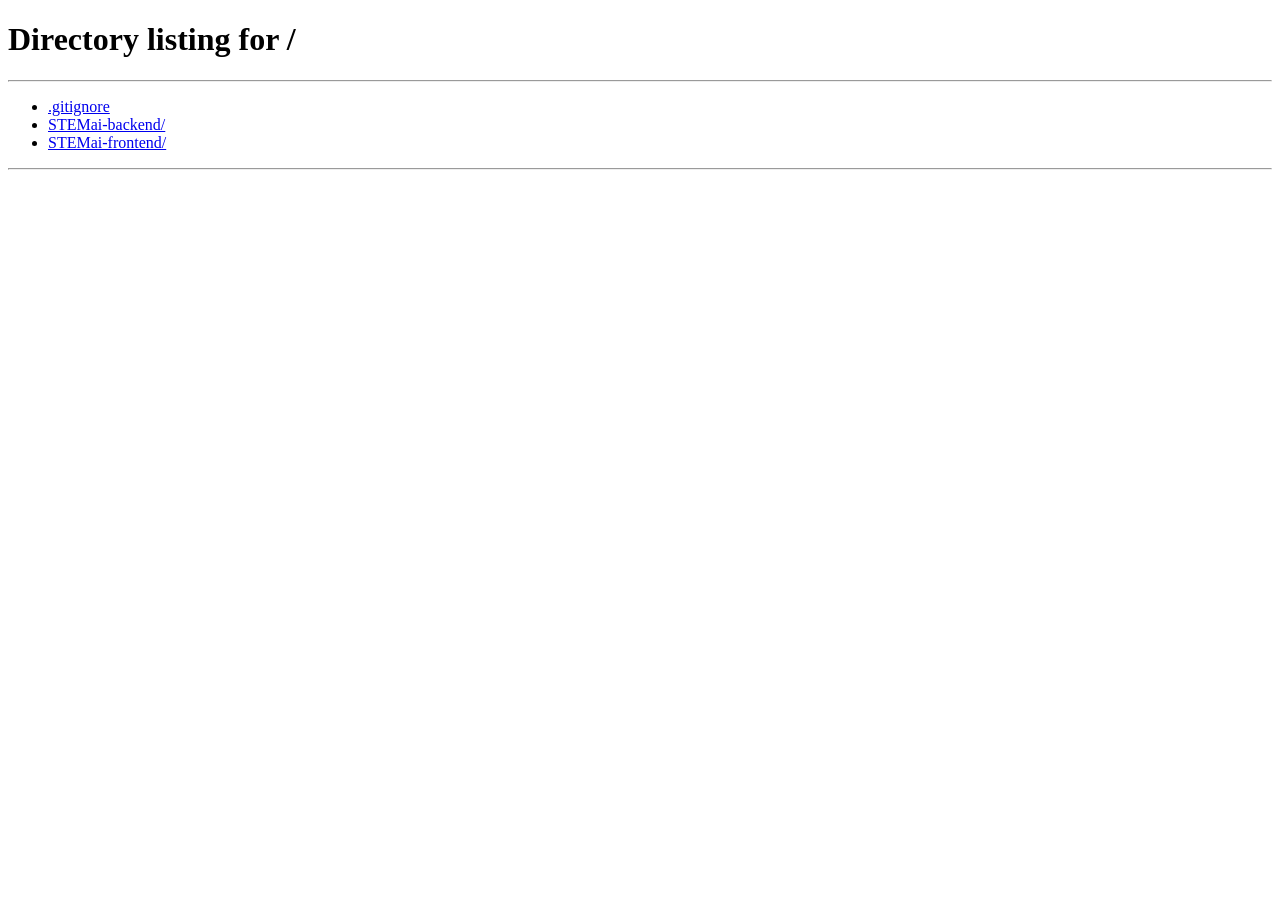
<file: STEMai-frontend/templates/ide.html>
<!DOCTYPE html>
<html lang="en">
<head>
<meta charset="UTF-8">
<meta name="viewport" content="width=device-width, initial-scale=1.0">
<title>STEMbotix · Firmware Studio</title>
<!-- FAVICON (STEMbotix Inline SVG - No file needed) -->
<link rel="icon" type="image/png" href="{{ url_for('static', filename='stembot.png') }}"/>

<meta name="theme-color" content="#080c14">
<link rel="preconnect" href="https://fonts.googleapis.com">
<link href="https://fonts.googleapis.com/css2?family=JetBrains+Mono:ital,wght@0,300;0,400;0,500;0,600;0,700;1,400&family=Outfit:wght@300;400;500;600;700;800;900&display=swap" rel="stylesheet">

<style>
/* ═══════════════════════════════════════════════
   CSS CUSTOM PROPERTIES
═══════════════════════════════════════════════ */
:root {
  /* Core palette */
  --bg-void:      #080c14;
  --bg-deep:      #0d1422;
  --bg-base:      #111827;
  --bg-surface:   #141d2e;
  --bg-raised:    #1a2540;
  --bg-overlay:   #1e2d4a;
  --bg-hover:     #243356;
  --bg-active:    #2a3d66;

  /* Borders */
  --border-dim:   rgba(255,255,255,0.04);
  --border-soft:  rgba(255,255,255,0.08);
  --border-med:   rgba(255,255,255,0.12);
  --border-bold:  rgba(255,255,255,0.20);

  /* Blue brand */
  --blue-900:     #0a2240;
  --blue-800:     #0f3460;
  --blue-600:     #1a56db;
  --blue-500:     #2563eb;
  --blue-400:     #3b82f6;
  --blue-300:     #60a5fa;
  --blue-200:     #93c5fd;
  --blue-glow:    rgba(37,99,235,0.35);

  /* Orange accent */
  --orange-500:   #ff6b35;
  --orange-400:   #ff8c5a;
  --orange-300:   #ffaa7f;
  --orange-glow:  rgba(255,107,53,0.30);

  /* Semantic */
  --green:        #22c55e;
  --green-dim:    rgba(34,197,94,0.15);
  --red:          #ef4444;
  --red-dim:      rgba(239,68,68,0.15);
  --yellow:       #f59e0b;
  --yellow-dim:   rgba(245,158,11,0.15);
  --teal:         #06b6d4;
  --purple:       #a855f7;

  /* Text */
  --text-primary:   #e2e8f5;
  --text-secondary: #94a3b8;
  --text-muted:     #4b6080;
  --text-dim:       #2d3f56;

  /* Syntax */
  --syn-keyword:    #f97316;
  --syn-builtin:    #38bdf8;
  --syn-string:     #4ade80;
  --syn-comment:    #4b6080;
  --syn-number:     #fb7185;
  --syn-preproc:    #c084fc;
  --syn-type:       #34d399;

  /* Editor */
  --editor-bg:      #0d1117;
  --editor-gutter:  #111827;
  --editor-line-hi: rgba(37,99,235,0.07);
  --editor-cursor:  #ff6b35;

  /* Layout */
  --sidebar-w:    280px;
  --topbar-h:     56px;
  --toolbar-h:    46px;
  --statusbar-h:  26px;
  --console-h:    220px;

  /* Animation */
  --ease-snap:    cubic-bezier(0.25, 0.46, 0.45, 0.94);
  --ease-spring:  cubic-bezier(0.34, 1.56, 0.64, 1);
  --ease-out:     cubic-bezier(0.16, 1, 0.3, 1);
}

/* ═══════════════════════════════════════════════
   RESET & BASE
═══════════════════════════════════════════════ */
*, *::before, *::after { box-sizing: border-box; margin: 0; padding: 0; }

html, body {
  height: 100%;
  overflow: hidden;
  background: var(--bg-void);
  color: var(--text-primary);
  font-family: 'Outfit', system-ui, sans-serif;
  font-size: 13px;
  line-height: 1.5;
  -webkit-font-smoothing: antialiased;
}

/* ═══════════════════════════════════════════════
   SCROLLBARS
═══════════════════════════════════════════════ */
::-webkit-scrollbar { width: 4px; height: 4px; }
::-webkit-scrollbar-track { background: transparent; }
::-webkit-scrollbar-thumb { background: var(--border-bold); border-radius: 2px; }
::-webkit-scrollbar-thumb:hover { background: var(--blue-400); }

/* ═══════════════════════════════════════════════
   APP SHELL
═══════════════════════════════════════════════ */
#app {
  display: grid;
  grid-template-rows: var(--topbar-h) 1fr;
  grid-template-columns: var(--sidebar-w) 1fr;
  grid-template-areas:
    "topbar topbar"
    "sidebar workspace";
  height: 100vh;
  overflow: hidden;
}

/* ═══════════════════════════════════════════════
   TOP NAV BAR
═══════════════════════════════════════════════ */
#topbar {
  grid-area: topbar;
  display: flex;
  align-items: center;
  gap: 0;
  background: var(--bg-deep);
  border-bottom: 1px solid var(--border-soft);
  padding: 0;
  z-index: 100;
  position: relative;
  overflow: hidden;
}

/* Subtle animated gradient shimmer on topbar */
#topbar::before {
  content: '';
  position: absolute;
  inset: 0;
  background: linear-gradient(90deg,
    transparent 0%,
    rgba(37,99,235,0.04) 30%,
    rgba(255,107,53,0.03) 70%,
    transparent 100%);
  pointer-events: none;
}

/* Logo */
.logo {
  display: flex;
  align-items: center;
  gap: 10px;
  padding: 0 20px;
  height: var(--topbar-h);
  border-right: 1px solid var(--border-soft);
  flex-shrink: 0;
  text-decoration: none;
}

.logo-mark {
  width: 30px;
  height: 30px;
  background: linear-gradient(135deg, var(--blue-500), var(--orange-500));
  border-radius: 8px;
  display: flex;
  align-items: center;
  justify-content: center;
  font-size: 14px;
  font-weight: 800;
  color: #fff;
  flex-shrink: 0;
  box-shadow: 0 0 16px var(--blue-glow);
  font-family: 'Outfit', sans-serif;
  letter-spacing: -0.5px;
}

.logo-text {
  display: flex;
  flex-direction: column;
  line-height: 1.1;
}

.logo-name {
  font-size: 13px;
  font-weight: 700;
  color: var(--text-primary);
  letter-spacing: -0.3px;
  font-family: 'Outfit', sans-serif;
}

.logo-sub {
  font-size: 9.5px;
  font-weight: 500;
  color: var(--text-muted);
  letter-spacing: 0.8px;
  text-transform: uppercase;
  font-family: 'JetBrains Mono', monospace;
}

/* Project info */
.proj-info {
  display: flex;
  align-items: center;
  gap: 10px;
  padding: 0 18px;
  border-right: 1px solid var(--border-soft);
  height: var(--topbar-h);
}

.proj-name {
  font-size: 13px;
  font-weight: 500;
  color: var(--text-secondary);
  font-family: 'JetBrains Mono', monospace;
}

.proj-name span { color: var(--text-primary); }

.device-pill {
  display: flex;
  align-items: center;
  gap: 5px;
  background: var(--bg-raised);
  border: 1px solid var(--border-soft);
  border-radius: 20px;
  padding: 3px 10px;
  font-size: 11px;
  font-weight: 500;
  color: var(--text-secondary);
  font-family: 'JetBrains Mono', monospace;
  transition: all 0.2s var(--ease-snap);
}

.device-pill:hover { border-color: var(--border-med); background: var(--bg-overlay); }

.status-dot {
  width: 6px;
  height: 6px;
  border-radius: 50%;
  background: var(--red);
  box-shadow: 0 0 6px var(--red);
  transition: all 0.3s;
  flex-shrink: 0;
}

.status-dot.online {
  background: var(--green);
  box-shadow: 0 0 6px var(--green);
  animation: pulse-dot 2s ease-in-out infinite;
}

@keyframes pulse-dot {
  0%, 100% { opacity: 1; box-shadow: 0 0 6px var(--green); }
  50% { opacity: 0.6; box-shadow: 0 0 12px var(--green); }
}

/* Tabs */
.nav-tabs {
  display: flex;
  align-items: center;
  height: var(--topbar-h);
  flex: 1;
  overflow-x: auto;
  overflow-y: hidden;
  scrollbar-width: none;
}

.nav-tabs::-webkit-scrollbar { display: none; }

.nav-tab {
  display: flex;
  align-items: center;
  gap: 6px;
  height: var(--topbar-h);
  padding: 0 16px;
  font-size: 12px;
  font-weight: 500;
  color: var(--text-muted);
  cursor: pointer;
  border-bottom: 2px solid transparent;
  white-space: nowrap;
  transition: all 0.18s var(--ease-snap);
  position: relative;
  user-select: none;
  flex-shrink: 0;
}

.nav-tab:hover {
  color: var(--text-secondary);
  background: rgba(255,255,255,0.03);
}

.nav-tab.active {
  color: var(--text-primary);
  border-bottom-color: var(--orange-500);
  background: rgba(255,107,53,0.05);
}

.nav-tab .tab-icon {
  width: 14px;
  height: 14px;
  opacity: 0.7;
  flex-shrink: 0;
}

.nav-tab.active .tab-icon { opacity: 1; }

.tab-badge {
  width: 6px;
  height: 6px;
  border-radius: 50%;
  background: var(--green);
  flex-shrink: 0;
}

.tab-badge.modified { background: var(--yellow); }

/* Right actions */
.topbar-actions {
  display: flex;
  align-items: center;
  gap: 6px;
  padding: 0 14px;
  border-left: 1px solid var(--border-soft);
  height: var(--topbar-h);
  flex-shrink: 0;
}

/* ═══════════════════════════════════════════════
   BUTTON SYSTEM
═══════════════════════════════════════════════ */
.btn {
  display: inline-flex;
  align-items: center;
  gap: 6px;
  padding: 0 14px;
  height: 30px;
  border-radius: 6px;
  font-size: 12px;
  font-weight: 600;
  font-family: 'Outfit', sans-serif;
  cursor: pointer;
  border: 1px solid transparent;
  transition: all 0.15s var(--ease-snap);
  white-space: nowrap;
  flex-shrink: 0;
  line-height: 1;
  letter-spacing: 0.1px;
  text-decoration: none;
  position: relative;
  overflow: hidden;
}

.btn::after {
  content: '';
  position: absolute;
  inset: 0;
  background: rgba(255,255,255,0);
  transition: background 0.15s;
}

.btn:hover::after { background: rgba(255,255,255,0.04); }
.btn:active { transform: scale(0.97); }
.btn:disabled { opacity: 0.35; pointer-events: none; }

.btn svg { flex-shrink: 0; }

/* Primary — orange */
.btn-primary {
  background: linear-gradient(135deg, var(--orange-500), #ff4d00);
  color: #fff;
  box-shadow: 0 2px 12px var(--orange-glow);
}
.btn-primary:hover { box-shadow: 0 4px 20px var(--orange-glow); transform: translateY(-1px); }

/* Secondary — blue */
.btn-secondary {
  background: var(--bg-overlay);
  border-color: var(--border-med);
  color: var(--text-secondary);
}
.btn-secondary:hover { border-color: var(--blue-400); color: var(--blue-300); background: var(--bg-active); }

/* Ghost */
.btn-ghost {
  background: transparent;
  border-color: var(--border-soft);
  color: var(--text-muted);
}
.btn-ghost:hover { border-color: var(--border-med); color: var(--text-secondary); background: var(--bg-raised); }

/* Success */
.btn-success {
  background: linear-gradient(135deg, #16a34a, #15803d);
  color: #fff;
  box-shadow: 0 2px 10px rgba(22,163,74,0.3);
}
.btn-success:hover { box-shadow: 0 4px 18px rgba(22,163,74,0.4); transform: translateY(-1px); }

/* AI button */
.btn-ai {
  background: linear-gradient(135deg, #4f46e5, #7c3aed);
  color: #fff;
  box-shadow: 0 2px 12px rgba(79,70,229,0.35);
}
.btn-ai:hover { box-shadow: 0 4px 20px rgba(79,70,229,0.5); transform: translateY(-1px); }

/* Icon only */
.btn-icon {
  width: 30px;
  padding: 0;
  justify-content: center;
}

/* Spinning loader */
.spin { animation: spin 0.7s linear infinite; display: inline-block; }
@keyframes spin { to { transform: rotate(360deg); } }

/* ═══════════════════════════════════════════════
   LEFT SIDEBAR
═══════════════════════════════════════════════ */
#sidebar {
  grid-area: sidebar;
  background: var(--bg-surface);
  border-right: 1px solid var(--border-soft);
  display: flex;
  flex-direction: column;
  overflow: hidden;
}

.sidebar-scroll {
  flex: 1;
  overflow-y: auto;
  overflow-x: hidden;
}

/* Sidebar section */
.s-section {
  border-bottom: 1px solid var(--border-dim);
}

.s-section-hdr {
  display: flex;
  align-items: center;
  justify-content: space-between;
  padding: 10px 14px 6px;
  cursor: pointer;
  user-select: none;
}

.s-section-title {
  font-size: 10px;
  font-weight: 700;
  letter-spacing: 1.2px;
  text-transform: uppercase;
  color: var(--text-muted);
}

.s-section-hdr:hover .s-section-title { color: var(--text-secondary); }

.s-chevron {
  color: var(--text-dim);
  transition: transform 0.2s var(--ease-snap);
  flex-shrink: 0;
}

.s-section.collapsed .s-chevron { transform: rotate(-90deg); }
.s-section.collapsed .s-body { display: none; }

.s-body { padding: 0 12px 10px; }

/* Form fields */
.field-group { margin-bottom: 8px; }

.field-label {
  display: flex;
  align-items: center;
  gap: 5px;
  font-size: 10px;
  font-weight: 600;
  color: var(--text-muted);
  letter-spacing: 0.4px;
  text-transform: uppercase;
  margin-bottom: 4px;
}

.field-label svg { opacity: 0.6; }

.field-input {
  width: 100%;
  background: var(--bg-base);
  border: 1px solid var(--border-soft);
  border-radius: 6px;
  padding: 7px 10px;
  font-size: 12px;
  font-family: 'JetBrains Mono', monospace;
  color: var(--text-primary);
  outline: none;
  transition: all 0.15s var(--ease-snap);
  appearance: none;
}

.field-input:focus {
  border-color: var(--blue-400);
  background: var(--bg-raised);
  box-shadow: 0 0 0 3px rgba(59,130,246,0.12);
}

.field-input::placeholder { color: var(--text-dim); }

.field-input[type="number"] { -moz-appearance: textfield; }
.field-input[type="number"]::-webkit-outer-spin-button,
.field-input[type="number"]::-webkit-inner-spin-button { -webkit-appearance: none; }

.field-input.select-wrap {
  background-image: url("data:image/svg+xml,%3Csvg xmlns='http://www.w3.org/2000/svg' width='10' height='6' fill='none'%3E%3Cpath d='M1 1l4 4 4-4' stroke='%234b6080' stroke-width='1.5' stroke-linecap='round' stroke-linejoin='round'/%3E%3C/svg%3E");
  background-repeat: no-repeat;
  background-position: right 10px center;
  padding-right: 28px;
  cursor: pointer;
}

/* Pin row — two columns */
.pin-row {
  display: grid;
  grid-template-columns: 1fr 1fr;
  gap: 6px;
}

/* Board selector */
.board-selector {
  margin: 0 12px 10px;
}

/* Library checkboxes */
.lib-list {
  display: flex;
  flex-direction: column;
  gap: 2px;
  max-height: 150px;
  overflow-y: auto;
}

.lib-item {
  display: flex;
  align-items: center;
  gap: 7px;
  padding: 4px 6px;
  border-radius: 5px;
  cursor: pointer;
  transition: background 0.12s;
  user-select: none;
}

.lib-item:hover { background: var(--bg-raised); }

.lib-item input[type="checkbox"] {
  width: 12px;
  height: 12px;
  accent-color: var(--orange-500);
  cursor: pointer;
  flex-shrink: 0;
}

.lib-item-name {
  font-size: 11px;
  color: var(--text-secondary);
  flex: 1;
  font-family: 'JetBrains Mono', monospace;
}

.lib-item.hidden { display: none; }

/* Generate button */
.gen-btn-wrap {
  padding: 8px 12px 4px;
}

/* Status badge */
.dev-status {
  display: flex;
  align-items: center;
  gap: 7px;
  margin: 8px 12px;
  padding: 8px 12px;
  background: var(--bg-base);
  border: 1px solid var(--border-soft);
  border-radius: 8px;
  font-size: 11px;
  font-family: 'JetBrains Mono', monospace;
}

.dev-status .s-dot {
  width: 7px; height: 7px;
  border-radius: 50%;
  flex-shrink: 0;
}

.dev-status.offline .s-dot { background: var(--red); box-shadow: 0 0 5px var(--red); }
.dev-status.online  .s-dot { background: var(--green); box-shadow: 0 0 5px var(--green); animation: pulse-dot 2s infinite; }

/* Template items */
.tmpl-item {
  display: flex;
  align-items: center;
  gap: 9px;
  padding: 7px 8px;
  border-radius: 6px;
  cursor: pointer;
  font-size: 12px;
  color: var(--text-secondary);
  font-weight: 500;
  transition: all 0.15s var(--ease-snap);
  border: 1px solid transparent;
}

.tmpl-item:hover {
  background: var(--bg-raised);
  border-color: var(--border-soft);
  color: var(--text-primary);
  transform: translateX(2px);
}

.tmpl-icon {
  width: 28px;
  height: 28px;
  border-radius: 6px;
  display: flex;
  align-items: center;
  justify-content: center;
  flex-shrink: 0;
  font-size: 13px;
}

/* LED control */
.led-btns {
  display: grid;
  grid-template-columns: 1fr 1fr;
  gap: 6px;
  padding: 0 12px 12px;
}

/* ═══════════════════════════════════════════════
   WORKSPACE
═══════════════════════════════════════════════ */
#workspace {
  grid-area: workspace;
  display: flex;
  flex-direction: column;
  overflow: hidden;
  background: var(--editor-bg);
}

/* ── AI PROMPT BAR ── */
#ai-bar {
  background: var(--bg-surface);
  border-bottom: 1px solid var(--border-soft);
  padding: 10px 16px;
  display: flex;
  gap: 8px;
  align-items: flex-end;
  flex-shrink: 0;
}

.ai-icon-wrap {
  width: 32px;
  height: 32px;
  background: linear-gradient(135deg, #4f46e5, #7c3aed);
  border-radius: 8px;
  display: flex;
  align-items: center;
  justify-content: center;
  flex-shrink: 0;
  margin-bottom: 1px;
  box-shadow: 0 2px 10px rgba(79,70,229,0.3);
}

#ai-prompt {
  flex: 1;
  background: var(--bg-raised);
  border: 1px solid var(--border-soft);
  border-radius: 8px;
  padding: 8px 14px;
  font-size: 12.5px;
  color: var(--text-primary);
  outline: none;
  font-family: 'Outfit', sans-serif;
  resize: none;
  min-height: 36px;
  max-height: 80px;
  line-height: 1.5;
  transition: all 0.15s var(--ease-snap);
}

#ai-prompt:focus { border-color: var(--blue-400); box-shadow: 0 0 0 3px rgba(59,130,246,0.1); }
#ai-prompt::placeholder { color: var(--text-dim); }

/* ── AI CHAT ── */
#ai-chat {
  background: var(--bg-surface);
  border-bottom: 1px solid var(--border-soft);
  max-height: 180px;
  overflow-y: auto;
  display: none;
}

#ai-chat.show { display: block; }

.chat-msg {
  padding: 10px 16px;
  border-bottom: 1px solid var(--border-dim);
  display: flex;
  gap: 10px;
}

.chat-avatar {
  width: 22px;
  height: 22px;
  border-radius: 5px;
  display: flex;
  align-items: center;
  justify-content: center;
  font-size: 10px;
  flex-shrink: 0;
  margin-top: 1px;
}

.chat-msg.user .chat-avatar { background: var(--bg-active); color: var(--blue-300); }
.chat-msg.bot  .chat-avatar { background: linear-gradient(135deg, #4f46e5, #7c3aed); color: #fff; }

.chat-content { flex: 1; min-width: 0; }

.chat-role {
  font-size: 10px;
  font-weight: 700;
  letter-spacing: 0.6px;
  text-transform: uppercase;
  margin-bottom: 3px;
}

.chat-msg.user .chat-role { color: var(--blue-300); }
.chat-msg.bot  .chat-role { color: var(--purple); }

.chat-body {
  font-size: 12px;
  color: var(--text-secondary);
  white-space: pre-wrap;
  word-break: break-word;
  line-height: 1.6;
}

.apply-btn {
  display: inline-flex;
  align-items: center;
  gap: 5px;
  margin-top: 8px;
  padding: 5px 12px;
  background: var(--green-dim);
  color: var(--green);
  border: 1px solid rgba(34,197,94,0.3);
  border-radius: 5px;
  font-size: 11px;
  font-weight: 600;
  cursor: pointer;
  font-family: 'Outfit', sans-serif;
  transition: all 0.15s;
}

.apply-btn:hover { background: rgba(34,197,94,0.25); }

.chat-code {
  margin-top: 8px;
  background: var(--editor-bg);
  border: 1px solid var(--border-soft);
  border-radius: 8px;
  padding: 10px 12px;
  overflow: auto;
  color: var(--text-primary);
  font-family: 'JetBrains Mono', monospace;
  font-size: 11.5px;
  line-height: 1.6;
}

/* ── ACTION TOOLBAR ── */
#toolbar {
  height: var(--toolbar-h);
  background: var(--bg-surface);
  border-bottom: 1px solid var(--border-soft);
  display: flex;
  align-items: center;
  gap: 4px;
  padding: 0 12px;
  flex-shrink: 0;
}

.tsep {
  width: 1px;
  height: 20px;
  background: var(--border-soft);
  margin: 0 4px;
  flex-shrink: 0;
}

.toolbar-btn {
  display: inline-flex;
  align-items: center;
  gap: 5px;
  padding: 0 12px;
  height: 30px;
  border-radius: 6px;
  font-size: 12px;
  font-weight: 600;
  font-family: 'Outfit', sans-serif;
  cursor: pointer;
  border: 1px solid var(--border-soft);
  background: var(--bg-raised);
  color: var(--text-secondary);
  transition: all 0.15s var(--ease-snap);
  white-space: nowrap;
  flex-shrink: 0;
}

.toolbar-btn:hover { background: var(--bg-overlay); border-color: var(--border-med); color: var(--text-primary); transform: translateY(-1px); }
.toolbar-btn:active { transform: scale(0.97) translateY(0); }
.toolbar-btn.tb-primary { background: linear-gradient(135deg, var(--orange-500), #ff4d00); border-color: transparent; color: #fff; box-shadow: 0 2px 10px var(--orange-glow); }
.toolbar-btn.tb-primary:hover { box-shadow: 0 4px 18px var(--orange-glow); }
.toolbar-btn.tb-success { background: linear-gradient(135deg, #16a34a, #15803d); border-color: transparent; color: #fff; box-shadow: 0 2px 10px rgba(22,163,74,0.25); }
.toolbar-btn.tb-success:hover { box-shadow: 0 4px 18px rgba(22,163,74,0.35); }
.toolbar-btn.tb-blue { background: linear-gradient(135deg, var(--blue-600), var(--blue-500)); border-color: transparent; color: #fff; box-shadow: 0 2px 10px var(--blue-glow); }
.toolbar-btn.tb-blue:hover { box-shadow: 0 4px 18px var(--blue-glow); }
.toolbar-btn.tb-ghost { background: transparent; border-color: transparent; }
.toolbar-btn:disabled { opacity: 0.35; pointer-events: none; transform: none; }

.char-info {
  margin-left: auto;
  font-size: 10.5px;
  font-family: 'JetBrains Mono', monospace;
  color: var(--text-muted);
  white-space: nowrap;
  display: flex;
  align-items: center;
  gap: 10px;
}

/* ── CODE EDITOR ── */
#editor-area {
  flex: 1;
  overflow: hidden;
  position: relative;
  display: flex;
  min-height: 0;
}

#gutter {
  width: 54px;
  background: var(--editor-gutter);
  border-right: 1px solid var(--border-dim);
  padding: 14px 0;
  overflow: hidden;
  flex-shrink: 0;
  display: flex;
  flex-direction: column;
  align-items: flex-end;
  padding-right: 12px;
  user-select: none;
}

.ln {
  font-family: 'JetBrains Mono', monospace;
  font-size: 12px;
  line-height: 20px;
  min-height: 20px;
  color: var(--text-dim);
  font-weight: 400;
  transition: color 0.1s;
}

.ln.active { color: var(--text-secondary); }

/* Highlight overlay */
#highlight {
  position: absolute;
  top: 0; left: 54px; right: 0; bottom: 0;
  padding: 14px 16px 14px 16px;
  font-family: 'JetBrains Mono', monospace;
  font-size: 13px;
  line-height: 20px;
  pointer-events: none;
  white-space: pre;
  overflow: hidden;
  z-index: 1;
  color: var(--text-primary);
}

#highlight i { font-style: normal; }

/* Syntax classes */
.sk  { color: var(--syn-keyword); font-weight: 600; }
.sb  { color: var(--syn-builtin); }
.ss  { color: var(--syn-string); }
.sc  { color: var(--syn-comment); font-style: italic !important; }
.sp  { color: var(--syn-preproc); }
.sn  { color: var(--syn-number); }
.st  { color: var(--syn-type); }

/* Editor textarea */
#editor {
  position: absolute;
  top: 0; left: 54px; right: 0; bottom: 0;
  background: transparent;
  color: transparent;
  caret-color: var(--editor-cursor);
  border: none;
  outline: none;
  padding: 14px 16px;
  font-family: 'JetBrains Mono', monospace;
  font-size: 13px;
  line-height: 20px;
  resize: none;
  z-index: 2;
  overflow: auto;
  tab-size: 2;
  white-space: pre;
  overflow-wrap: normal;
}

/* Current line highlight */
.cur-line-hi {
  position: absolute;
  left: 54px; right: 0;
  background: var(--editor-line-hi);
  pointer-events: none;
  z-index: 0;
  height: 20px;
  transition: top 0.05s;
}

/* ── STATUS BAR ── */
#statusbar {
  height: var(--statusbar-h);
  background: var(--bg-deep);
  border-top: 1px solid var(--border-dim);
  display: flex;
  align-items: center;
  gap: 0;
  padding: 0 14px;
  flex-shrink: 0;
  font-family: 'JetBrains Mono', monospace;
  font-size: 11px;
}

.sb-item {
  display: flex;
  align-items: center;
  gap: 5px;
  color: var(--text-muted);
  padding: 0 10px;
  height: 100%;
  border-right: 1px solid var(--border-dim);
  transition: all 0.1s;
  cursor: default;
  white-space: nowrap;
}

.sb-item:first-child { padding-left: 0; }
.sb-item:hover { color: var(--text-secondary); }
.sb-item.ok { color: var(--green); }
.sb-item.err { color: var(--red); }
.sb-item.warn { color: var(--yellow); }

/* ── BOTTOM PANEL ── */
#bottom {
  height: var(--console-h);
  flex-shrink: 0;
  display: flex;
  flex-direction: column;
  border-top: 2px solid var(--border-soft);
  background: var(--bg-void);
  resize: vertical;
  overflow: hidden;
  min-height: 120px;
  max-height: 50vh;
}

#out-tabs {
  height: 38px;
  background: var(--bg-deep);
  border-bottom: 1px solid var(--border-soft);
  display: flex;
  align-items: center;
  padding: 0 14px;
  gap: 0;
  flex-shrink: 0;
}

.out-tab {
  display: flex;
  align-items: center;
  gap: 6px;
  height: 38px;
  padding: 0 14px;
  font-size: 12px;
  font-weight: 500;
  color: var(--text-muted);
  cursor: pointer;
  border-bottom: 2px solid transparent;
  transition: all 0.15s var(--ease-snap);
  user-select: none;
  white-space: nowrap;
}

.out-tab:hover { color: var(--text-secondary); }

.out-tab.active {
  color: var(--text-primary);
  border-bottom-color: var(--orange-500);
}

.err-badge {
  background: var(--red);
  color: #fff;
  font-size: 9px;
  font-weight: 700;
  border-radius: 8px;
  padding: 1px 5px;
  display: none;
}

.err-badge.show { display: inline; }

#out-actions {
  margin-left: auto;
  display: flex;
  gap: 4px;
}

.out-btn {
  padding: 3px 10px;
  border-radius: 4px;
  border: 1px solid var(--border-soft);
  background: var(--bg-raised);
  color: var(--text-muted);
  font-size: 10.5px;
  font-family: 'Outfit', sans-serif;
  cursor: pointer;
  transition: all 0.12s;
}

.out-btn:hover { border-color: var(--border-med); color: var(--text-secondary); }

#out-body {
  flex: 1;
  overflow-y: auto;
  padding: 6px 14px;
  font-family: 'JetBrains Mono', monospace;
  font-size: 11.5px;
  line-height: 1.7;
  background: var(--bg-void);
}

.log-entry {
  display: flex;
  gap: 10px;
  align-items: flex-start;
  padding: 1px 0;
}

.log-ts { color: var(--text-dim); flex-shrink: 0; min-width: 60px; font-size: 10px; margin-top: 1px; }
.log-msg { color: var(--text-secondary); white-space: pre-wrap; word-break: break-word; }
.log-entry.ok  .log-msg { color: var(--green); }
.log-entry.err .log-msg { color: var(--red); }
.log-entry.warn .log-msg { color: var(--yellow); }
.log-entry.info .log-msg { color: var(--blue-300); }
.log-entry.ai  .log-msg { color: var(--purple); }
.log-entry.dim .log-msg { color: var(--text-muted); }

/* ─────────────────────────────────────────────
   PANELS (MODALS)
───────────────────────────────────────────── */
.panel-overlay {
  position: fixed;
  inset: 0;
  background: rgba(0,0,0,0.7);
  backdrop-filter: blur(4px);
  z-index: 200;
  display: none;
  align-items: center;
  justify-content: center;
  animation: fadeIn 0.15s ease;
}

.panel-overlay.show { display: flex; }

@keyframes fadeIn { from { opacity: 0; } to { opacity: 1; } }

.panel-card {
  background: var(--bg-surface);
  border: 1px solid var(--border-med);
  border-radius: 16px;
  width: min(560px, 94vw);
  max-height: 90vh;
  overflow-y: auto;
  box-shadow:
    0 0 0 1px var(--border-dim),
    0 20px 60px rgba(0,0,0,0.6),
    0 0 80px rgba(37,99,235,0.08);
  animation: panelUp 0.2s var(--ease-spring);
}

@keyframes panelUp {
  from { transform: translateY(16px) scale(0.98); opacity: 0; }
  to   { transform: translateY(0)     scale(1);    opacity: 1; }
}

.panel-head {
  padding: 22px 24px 16px;
  border-bottom: 1px solid var(--border-soft);
  display: flex;
  align-items: center;
  gap: 12px;
}

.panel-icon {
  width: 38px;
  height: 38px;
  border-radius: 10px;
  display: flex;
  align-items: center;
  justify-content: center;
  flex-shrink: 0;
}

.panel-title {
  font-size: 16px;
  font-weight: 700;
  color: var(--text-primary);
  line-height: 1.2;
}

.panel-sub {
  font-size: 12px;
  color: var(--text-muted);
  margin-top: 2px;
  line-height: 1.5;
}

.panel-body { padding: 18px 24px; display: flex; flex-direction: column; gap: 14px; }

.panel-foot {
  padding: 14px 24px;
  border-top: 1px solid var(--border-soft);
  display: flex;
  gap: 8px;
  justify-content: flex-end;
}

.panel-field-label {
  font-size: 10px;
  font-weight: 700;
  color: var(--text-muted);
  letter-spacing: 0.8px;
  text-transform: uppercase;
  margin-bottom: 5px;
  display: block;
}

/* Drop zone */
.drop-zone {
  border: 2px dashed var(--border-med);
  border-radius: 10px;
  padding: 28px;
  text-align: center;
  cursor: pointer;
  position: relative;
  transition: all 0.2s var(--ease-snap);
  background: var(--bg-base);
}

.drop-zone:hover, .drop-zone.drag {
  border-color: var(--blue-400);
  background: rgba(37,99,235,0.05);
}

.drop-zone input[type="file"] {
  position: absolute; inset: 0; opacity: 0; cursor: pointer; width: 100%; height: 100%;
}

.drop-zone .dz-hint { font-size: 12px; color: var(--text-muted); margin-top: 6px; }
.drop-zone .dz-file { font-size: 12px; color: var(--blue-300); font-weight: 600; margin-top: 4px; }

/* Serial output area */
.ser-out {
  background: var(--editor-bg);
  border: 1px solid var(--border-soft);
  border-radius: 8px;
  padding: 10px 12px;
  font-size: 11.5px;
  font-family: 'JetBrains Mono', monospace;
  color: var(--green);
  min-height: 70px;
  max-height: 130px;
  overflow-y: auto;
  white-space: pre-wrap;
  display: none;
  line-height: 1.7;
}

.ser-out.show { display: block; }

/* OTA progress */
#ota-progress-wrap {
  display: none;
  background: var(--bg-raised);
  border-radius: 6px;
  overflow: hidden;
  height: 4px;
}

#ota-progress-wrap.show { display: block; }
#ota-progress-bar {
  height: 100%;
  width: 0%;
  background: linear-gradient(90deg, var(--green), var(--teal));
  transition: width 0.3s ease;
  border-radius: 6px;
}

/* Source selector for OTA */
.src-btns {
  display: grid;
  grid-template-columns: 1fr 1fr 1fr;
  gap: 6px;
}

.src-btn {
  padding: 9px;
  border-radius: 8px;
  border: 1px solid var(--border-soft);
  background: var(--bg-raised);
  color: var(--text-secondary);
  font-size: 11px;
  font-weight: 600;
  font-family: 'Outfit', sans-serif;
  cursor: pointer;
  text-align: center;
  transition: all 0.15s var(--ease-snap);
  line-height: 1.3;
}

.src-btn:hover { border-color: var(--border-med); background: var(--bg-overlay); }
.src-btn.active { border-color: var(--green); color: var(--green); background: var(--green-dim); }

/* ─────────────────────────────────────────────
   SERIAL MONITOR PANEL
───────────────────────────────────────────── */
#serial-mon {
  position: fixed;
  inset: 0;
  z-index: 300;
  display: none;
  flex-direction: column;
  background: var(--bg-void);
}

#serial-mon.show { display: flex; }

#sm-topbar {
  height: 50px;
  background: var(--bg-deep);
  border-bottom: 1px solid var(--border-soft);
  display: flex;
  align-items: center;
  padding: 0 16px;
  gap: 10px;
  flex-shrink: 0;
}

#sm-title {
  font-size: 14px;
  font-weight: 700;
  color: var(--orange-400);
  flex: 1;
  font-family: 'Outfit', sans-serif;
}

.sm-ctrl {
  background: var(--bg-raised);
  border: 1px solid var(--border-soft);
  color: var(--text-secondary);
  font-family: 'JetBrains Mono', monospace;
  font-size: 11px;
  padding: 5px 8px;
  border-radius: 5px;
  outline: none;
  cursor: pointer;
}

.sm-ctrl:focus { border-color: var(--orange-500); }

.sm-hbtn {
  padding: 5px 12px;
  border-radius: 5px;
  border: 1px solid var(--border-soft);
  background: var(--bg-raised);
  color: var(--text-secondary);
  font-family: 'Outfit', sans-serif;
  font-size: 11px;
  font-weight: 600;
  cursor: pointer;
  white-space: nowrap;
  transition: all 0.15s;
}

.sm-hbtn:hover { border-color: var(--border-med); color: var(--text-primary); }
.sm-hbtn.active { background: var(--orange-500); border-color: transparent; color: #fff; }

#sm-status { width: 8px; height: 8px; border-radius: 50%; background: var(--text-dim); flex-shrink: 0; transition: all 0.3s; }
#sm-status.connected { background: var(--green); box-shadow: 0 0 8px var(--green); }
#sm-status.connecting { background: var(--yellow); animation: pulse-dot 1s infinite; }

#sm-output {
  flex: 1;
  overflow-y: auto;
  padding: 12px 16px;
  background: var(--editor-bg);
  font-family: 'JetBrains Mono', monospace;
  font-size: 12px;
  line-height: 1.75;
}

.sm-line { display: flex; gap: 10px; align-items: flex-start; }
.sm-ts { color: var(--text-dim); font-size: 10px; min-width: 55px; flex-shrink: 0; padding-top: 2px; }
.sm-txt { color: var(--text-secondary); white-space: pre-wrap; word-break: break-all; }
.sm-line.ok  .sm-txt { color: var(--green); }
.sm-line.err .sm-txt { color: var(--red); }
.sm-line.sys .sm-txt { color: var(--blue-300); font-style: italic; }
.sm-line.in  .sm-txt { color: var(--yellow); }

#sm-statsbar {
  background: var(--bg-deep);
  border-top: 1px solid var(--border-dim);
  padding: 3px 16px;
  display: flex;
  gap: 16px;
  flex-shrink: 0;
}

#sm-statsbar span { font-size: 10px; color: var(--text-dim); font-family: 'JetBrains Mono', monospace; }
#sm-statsbar span.live { color: var(--blue-300); }

#sm-toolbar {
  background: var(--bg-surface);
  border-top: 1px solid var(--border-soft);
  padding: 8px 16px;
  display: flex;
  gap: 8px;
  flex-shrink: 0;
}

#sm-port { flex: 1; background: var(--bg-raised); border: 1px solid var(--border-soft); color: var(--text-secondary); font-family: 'JetBrains Mono', monospace; font-size: 11px; padding: 7px 10px; border-radius: 7px; outline: none; min-width: 0; }
#sm-port:focus { border-color: var(--orange-500); }

#sm-connect {
  padding: 7px 18px;
  border-radius: 7px;
  font-size: 11px;
  font-weight: 700;
  font-family: 'Outfit', sans-serif;
  cursor: pointer;
  border: none;
  background: linear-gradient(135deg, var(--green), #15803d);
  color: #fff;
  transition: all 0.15s;
}

#sm-connect:hover { transform: translateY(-1px); box-shadow: 0 4px 12px rgba(22,163,74,0.35); }
#sm-connect.dis { background: linear-gradient(135deg, var(--red), #b91c1c); }

#sm-input-row {
  background: var(--bg-surface);
  border-top: 1px solid var(--border-dim);
  padding: 8px 16px;
  display: flex;
  gap: 8px;
  flex-shrink: 0;
}

#sm-input {
  flex: 1;
  background: var(--bg-raised);
  border: 1px solid var(--border-soft);
  color: var(--text-primary);
  font-family: 'JetBrains Mono', monospace;
  font-size: 12px;
  padding: 8px 12px;
  border-radius: 7px;
  outline: none;
}

#sm-input::placeholder { color: var(--text-dim); }
#sm-input:focus { border-color: var(--orange-500); }

#sm-send { padding: 8px 18px; border-radius: 7px; font-size: 11px; font-weight: 700; font-family: 'Outfit', sans-serif; cursor: pointer; border: none; background: var(--orange-500); color: #fff; transition: all 0.15s; }
#sm-send:hover { background: var(--orange-400); }
#sm-send:disabled { opacity: 0.4; pointer-events: none; }

/* ─────────────────────────────────────────────
   TELEMETRY PANEL (SLIDE-IN)
───────────────────────────────────────────── */
#telem-panel {
  position: fixed;
  right: 0; top: 0; bottom: 0;
  width: min(380px, 95vw);
  background: var(--bg-surface);
  border-left: 1px solid var(--border-soft);
  z-index: 150;
  display: flex;
  flex-direction: column;
  transform: translateX(100%);
  transition: transform 0.28s var(--ease-out);
  box-shadow: -20px 0 80px rgba(0,0,0,0.5);
}

#telem-panel.show { transform: translateX(0); }

#tp-header {
  height: 56px;
  background: var(--bg-deep);
  border-bottom: 1px solid var(--border-soft);
  display: flex;
  align-items: center;
  padding: 0 16px;
  gap: 10px;
  flex-shrink: 0;
}

.tp-title { font-size: 15px; font-weight: 700; color: var(--text-primary); flex: 1; }

#tp-body {
  flex: 1;
  overflow-y: auto;
  padding: 14px;
  display: flex;
  flex-direction: column;
  gap: 10px;
}

.tcard-grid { display: grid; grid-template-columns: 1fr 1fr; gap: 8px; }

.tcard {
  background: var(--bg-raised);
  border: 1px solid var(--border-soft);
  border-radius: 12px;
  padding: 14px 16px;
  transition: all 0.2s var(--ease-snap);
}

.tcard:hover { border-color: var(--border-med); transform: translateY(-2px); }
.tcard .tc-label { font-size: 9px; font-weight: 700; letter-spacing: 1px; text-transform: uppercase; color: var(--text-muted); margin-bottom: 6px; }
.tcard .tc-value { font-size: 24px; font-weight: 700; line-height: 1; font-family: 'JetBrains Mono', monospace; }
.tcard .tc-unit { font-size: 12px; color: var(--text-muted); }
.tcard.c-green { border-color: rgba(34,197,94,0.2); } .tcard.c-green .tc-value { color: var(--green); }
.tcard.c-blue  { border-color: rgba(59,130,246,0.2); } .tcard.c-blue  .tc-value { color: var(--blue-300); }
.tcard.c-yellow{ border-color: rgba(245,158,11,0.2); } .tcard.c-yellow .tc-value { color: var(--yellow); }
.tcard.c-purple{ border-color: rgba(168,85,247,0.2); } .tcard.c-purple .tc-value { color: var(--purple); }

#tp-raw {
  background: var(--editor-bg);
  border-radius: 8px;
  padding: 10px;
  font-size: 10.5px;
  font-family: 'JetBrains Mono', monospace;
  color: var(--text-muted);
  white-space: pre-wrap;
  max-height: 100px;
  overflow-y: auto;
  border: 1px solid var(--border-dim);
  line-height: 1.6;
}

#tp-footer {
  padding: 12px 14px;
  border-top: 1px solid var(--border-soft);
  display: flex;
  gap: 8px;
  flex-shrink: 0;
}

/* ─────────────────────────────────────────────
   PROGRESS BAR
───────────────────────────────────────────── */
#topbar-progress {
  position: absolute;
  bottom: 0; left: 0; right: 0;
  height: 2px;
  overflow: hidden;
  pointer-events: none;
}

#topbar-progress-i {
  height: 100%;
  width: 0;
  background: linear-gradient(90deg, var(--orange-500), var(--blue-400), var(--orange-500));
  background-size: 200% 100%;
}

#topbar-progress.run #topbar-progress-i {
  animation: progSweep 1.4s ease-in-out infinite, progShimmer 1s linear infinite;
}

@keyframes progSweep {
  0%   { width: 0%;   margin-left: 0; }
  50%  { width: 60%;  margin-left: 20%; }
  100% { width: 0%;   margin-left: 100%; }
}

@keyframes progShimmer {
  0%   { background-position: 200% 0; }
  100% { background-position: -200% 0; }
}

/* ─────────────────────────────────────────────
   TOAST
───────────────────────────────────────────── */
#toast {
  position: fixed;
  bottom: 28px;
  left: 50%;
  transform: translateX(-50%) translateY(12px);
  background: var(--bg-surface);
  border: 1px solid var(--border-med);
  border-radius: 8px;
  padding: 10px 18px;
  font-size: 12.5px;
  font-weight: 500;
  color: var(--text-primary);
  box-shadow: 0 8px 32px rgba(0,0,0,0.5);
  z-index: 9999;
  opacity: 0;
  pointer-events: none;
  transition: all 0.25s var(--ease-spring);
  white-space: nowrap;
  max-width: 90vw;
  font-family: 'Outfit', sans-serif;
}

#toast.show { opacity: 1; transform: translateX(-50%) translateY(0); }

/* ─────────────────────────────────────────────
   MISC
───────────────────────────────────────────── */
@media (max-width: 720px) {
  :root { --sidebar-w: 0px; }
  #sidebar { display: none; }
}
</style>
</head>

<body>
<div id="app">

<!-- ══════════════════════════════════════════════
     TOP NAV BAR
══════════════════════════════════════════════ -->
<header id="topbar">
  <div id="topbar-progress"><div id="topbar-progress-i"></div></div>

  <a class="logo" href="#" onclick="return false">
    <div class="logo-mark">S</div>
    <div class="logo-text">
      <span class="logo-name">STEMbotix</span>
      <span class="logo-sub">Firmware Studio</span>
    </div>
  </a>

  <div class="proj-info">
    <span class="proj-name"><span>sketch</span>.ino</span>
    <div class="device-pill" id="main-device-pill">
      <span class="status-dot" id="main-status-dot"></span>
      <span id="main-device-label">esp32-01</span>
    </div>
  </div>

  <nav class="nav-tabs">
    <div class="nav-tab active" data-tab="editor">
      <svg class="tab-icon" viewBox="0 0 16 16" fill="none" stroke="currentColor" stroke-width="1.5"><path d="M2 4h12M2 8h8M2 12h10"/></svg>
      sketch.ino
      <span class="tab-badge modified" id="dirty-badge"></span>
    </div>
    <div class="nav-tab" data-tab="serial">
      <svg class="tab-icon" viewBox="0 0 16 16" fill="none" stroke="currentColor" stroke-width="1.5"><path d="M8 2v12M4 6l4-4 4 4M4 10l4 4 4-4"/></svg>
      Serial Upload
    </div>
    <div class="nav-tab" data-tab="ota">
      <svg class="tab-icon" viewBox="0 0 16 16" fill="none" stroke="currentColor" stroke-width="1.5"><path d="M13 10a5 5 0 0 0-4-8H8a5 5 0 0 0-5 5"/><path d="M10 8l3-3-3-3M6 10l-3 3 3 3"/></svg>
      OTA Upload
    </div>
    <div class="nav-tab" data-tab="telem">
      <svg class="tab-icon" viewBox="0 0 16 16" fill="none" stroke="currentColor" stroke-width="1.5"><polyline points="1,8 4,8 6,14 10,2 12,8 15,8"/></svg>
      Live Telemetry
    </div>
    <div class="nav-tab" data-tab="sermon">
      <svg class="tab-icon" viewBox="0 0 16 16" fill="none" stroke="currentColor" stroke-width="1.5"><rect x="1" y="2" width="14" height="10" rx="1.5"/><path d="M5 15h6M8 12v3"/><path d="M4 5h2M4 8h2M9 5l2 2-2 2"/></svg>
      Serial Monitor
    </div>
  </nav>

  <div class="topbar-actions">
    <button class="btn btn-ai" id="btn-ask">
      <svg width="13" height="13" viewBox="0 0 24 24" fill="none" stroke="currentColor" stroke-width="2"><path d="M12 2C6.48 2 2 6.48 2 12c0 1.85.5 3.58 1.38 5.07L2 22l4.93-1.38C8.42 21.5 10.15 22 12 22c5.52 0 10-4.48 10-10S17.52 2 12 2z"/><path d="M8 10h8M8 14h5"/></svg>
      Ask AI
    </button>
    <button class="btn btn-primary" id="btn-generate">
      <svg width="13" height="13" viewBox="0 0 24 24" fill="none" stroke="currentColor" stroke-width="2"><polygon points="13 2 3 14 12 14 11 22 21 10 12 10 13 2"/></svg>
      Generate
    </button>
    <button class="btn btn-ghost" onclick="history.back()">
      <svg width="11" height="11" viewBox="0 0 24 24" fill="none" stroke="currentColor" stroke-width="2"><polyline points="15 18 9 12 15 6"/></svg>
      Back
    </button>
  </div>
</header>

<!-- ══════════════════════════════════════════════
     LEFT SIDEBAR
══════════════════════════════════════════════ -->
<aside id="sidebar">
  <div class="sidebar-scroll">

    <!-- Board & Device -->
    <div class="s-section">
      <div class="s-section-hdr" onclick="toggleSection(this)">
        <span class="s-section-title">Board &amp; Device</span>
        <svg class="s-chevron" width="12" height="12" viewBox="0 0 24 24" fill="none" stroke="currentColor" stroke-width="2.5"><polyline points="6 9 12 15 18 9"/></svg>
      </div>
      <div class="s-body">
        <div class="field-group">
          <div class="field-label">
            <svg width="10" height="10" viewBox="0 0 24 24" fill="none" stroke="currentColor" stroke-width="2"><rect x="2" y="3" width="20" height="14" rx="2"/><path d="M8 21h8M12 17v4"/></svg>
            Board
          </div>
          <select id="cfg-board" class="field-input select-wrap" onchange="onBoardChange()">
            <optgroup label="── ESP32 Family ──">
              <option value="esp32:esp32:esp32" data-wifi="1" data-led="2"  data-dht="25" data-adc="34" selected>ESP32 Dev Module</option>
              <option value="esp32:esp32:esp32s2" data-wifi="1" data-led="2"  data-dht="25" data-adc="1">ESP32-S2</option>
              <option value="esp32:esp32:esp32s3" data-wifi="1" data-led="2"  data-dht="25" data-adc="1">ESP32-S3</option>
              <option value="esp32:esp32:esp32c3" data-wifi="1" data-led="8"  data-dht="20" data-adc="0">ESP32-C3</option>
              <option value="esp32:esp32:esp32wrover" data-wifi="1" data-led="2" data-dht="25" data-adc="34">ESP32 WROVER</option>
            </optgroup>
            <optgroup label="── NodeMCU / ESP8266 ──">
              <option value="esp8266:esp8266:nodemcuv2" data-wifi="1" data-led="2" data-dht="4" data-adc="0">NodeMCU v2 (ESP8266)</option>
              <option value="esp8266:esp8266:d1_mini"   data-wifi="1" data-led="2" data-dht="4" data-adc="0">Wemos D1 Mini</option>
              <option value="esp8266:esp8266:generic"   data-wifi="1" data-led="2" data-dht="4" data-adc="0">Generic ESP8266</option>
            </optgroup>
            <optgroup label="── Arduino ──">
              <option value="arduino:avr:uno"   data-wifi="0" data-led="13" data-dht="2" data-adc="0">Arduino Uno</option>
              <option value="arduino:avr:nano"  data-wifi="0" data-led="13" data-dht="2" data-adc="0">Arduino Nano</option>
              <option value="arduino:avr:mega"  data-wifi="0" data-led="13" data-dht="2" data-adc="0">Arduino Mega 2560</option>
              <option value="arduino:avr:leonardo" data-wifi="0" data-led="13" data-dht="2" data-adc="0">Arduino Leonardo</option>
            </optgroup>
            <optgroup label="── Arduino (ARM / WiFi) ──">
              <option value="arduino:samd:mkr1000" data-wifi="1" data-led="6" data-dht="1" data-adc="0">Arduino MKR1000</option>
              <option value="arduino:samd:mkrwifi1010" data-wifi="1" data-led="6" data-dht="1" data-adc="0">Arduino MKR WiFi 1010</option>
              <option value="arduino:mbed_nano:nanorp2040connect" data-wifi="1" data-led="13" data-dht="2" data-adc="0">Nano RP2040 Connect</option>
            </optgroup>
          </select>
        </div>
        <div class="field-group">
          <div class="field-label">
            <svg width="10" height="10" viewBox="0 0 24 24" fill="none" stroke="currentColor" stroke-width="2"><rect x="2" y="7" width="20" height="14" rx="2"/><path d="M16 3l-4 4-4-4"/></svg>
            Device ID
          </div>
          <input type="text" class="field-input" id="cfg-device" value="esp32-01" placeholder="esp32-01">
        </div>
      </div>
    </div>

    <!-- Status -->
    <div class="dev-status offline" id="dev-status">
      <span class="s-dot"></span>
      <span id="dev-status-label">Offline</span>
    </div>

    <!-- Server / WiFi -->
    <div class="s-section">
      <div class="s-section-hdr" onclick="toggleSection(this)">
        <span class="s-section-title">Server / WiFi</span>
        <svg class="s-chevron" width="12" height="12" viewBox="0 0 24 24" fill="none" stroke="currentColor" stroke-width="2.5"><polyline points="6 9 12 15 18 9"/></svg>
      </div>
      <div class="s-body">
        <div class="field-group">
          <div class="field-label">Backend API URL</div>
          <input type="text" class="field-input" id="cfg-api" value="/api" placeholder="http://192.168.x.x:8000">
        </div>
        <div class="field-group">
          <div class="field-label">WiFi SSID</div>
          <input type="text" class="field-input" id="cfg-ssid" value="MyNetwork" placeholder="Your WiFi name">
        </div>
        <div class="field-group">
          <div class="field-label">WiFi Password</div>
          <input type="password" class="field-input" id="cfg-pass" value="password123" placeholder="Password">
        </div>
        <div class="field-group">
          <div class="field-label">OTA Token</div>
          <input type="text" class="field-input" id="cfg-token" value="tok1" placeholder="tok1">
        </div>
      </div>
    </div>

    <!-- Libraries -->
    <div class="s-section">
      <div class="s-section-hdr" onclick="toggleSection(this)">
        <span class="s-section-title">Libraries</span>
        <svg class="s-chevron" width="12" height="12" viewBox="0 0 24 24" fill="none" stroke="currentColor" stroke-width="2.5"><polyline points="6 9 12 15 18 9"/></svg>
      </div>
      <div class="s-body" style="padding-bottom:8px">
        <div class="lib-list" id="lib-list">
          <label class="lib-item"><input type="checkbox" value="DHT sensor library" data-inc='"DHT.h"'><span class="lib-item-name">DHT11 / DHT22</span></label>
          <label class="lib-item"><input type="checkbox" value="Servo" data-inc='<Servo.h>'><span class="lib-item-name">Servo</span></label>
          <label class="lib-item"><input type="checkbox" value="ESP32Servo" data-inc='<ESP32Servo.h>' data-board="esp32"><span class="lib-item-name">ESP32Servo</span></label>
          <label class="lib-item"><input type="checkbox" value="PubSubClient" data-inc='<PubSubClient.h>'><span class="lib-item-name">MQTT (PubSubClient)</span></label>
          <label class="lib-item"><input type="checkbox" value="ArduinoIoTCloud" data-inc='<ArduinoIoTCloud.h>'><span class="lib-item-name">Arduino IoT Cloud</span></label>
          <label class="lib-item"><input type="checkbox" value="Arduino_ConnectionHandler" data-inc='<Arduino_ConnectionHandler.h>'><span class="lib-item-name">Arduino Connection Handler</span></label>
          <label class="lib-item"><input type="checkbox" value="ArduinoJson" data-inc='<ArduinoJson.h>'><span class="lib-item-name">ArduinoJson</span></label>
          <label class="lib-item"><input type="checkbox" value="Adafruit GFX Library" data-inc='<Adafruit_GFX.h>'><span class="lib-item-name">Adafruit GFX</span></label>
          <label class="lib-item"><input type="checkbox" value="Adafruit SSD1306" data-inc='<Adafruit_SSD1306.h>'><span class="lib-item-name">Adafruit SSD1306 OLED</span></label>
          <label class="lib-item"><input type="checkbox" value="Adafruit BME280 Library" data-inc='<Adafruit_BME280.h>'><span class="lib-item-name">Adafruit BME280</span></label>
          <label class="lib-item"><input type="checkbox" value="Adafruit NeoPixel" data-inc='<Adafruit_NeoPixel.h>'><span class="lib-item-name">NeoPixel (WS2812)</span></label>
          <label class="lib-item"><input type="checkbox" value="IRremote" data-inc='<IRremote.hpp>'><span class="lib-item-name">IR Remote</span></label>
          <label class="lib-item"><input type="checkbox" value="LiquidCrystal I2C" data-inc='<LiquidCrystal_I2C.h>'><span class="lib-item-name">LCD I2C</span></label>
          <label class="lib-item"><input type="checkbox" value="Wire" data-inc='<Wire.h>'><span class="lib-item-name">Wire (I2C)</span></label>
          <label class="lib-item"><input type="checkbox" value="SPI" data-inc='<SPI.h>'><span class="lib-item-name">SPI</span></label>
          <label class="lib-item"><input type="checkbox" value="SD" data-inc='<SD.h>'><span class="lib-item-name">SD Card</span></label>
          <label class="lib-item"><input type="checkbox" value="Stepper" data-inc='<Stepper.h>'><span class="lib-item-name">Stepper Motor</span></label>
          <label class="lib-item"><input type="checkbox" value="OneWire" data-inc='<OneWire.h>'><span class="lib-item-name">OneWire (DS18B20)</span></label>
          <label class="lib-item"><input type="checkbox" value="DallasTemperature" data-inc='<DallasTemperature.h>'><span class="lib-item-name">Dallas Temperature</span></label>
          <label class="lib-item"><input type="checkbox" value="Blynk" data-inc='<BlynkSimpleEsp32.h>' data-board="esp32"><span class="lib-item-name">Blynk (ESP32)</span></label>
          <label class="lib-item"><input type="checkbox" value="Firebase ESP32 Client" data-inc='<Firebase_ESP_Client.h>' data-board="esp32"><span class="lib-item-name">Firebase ESP32</span></label>
          <label class="lib-item"><input type="checkbox" value="TelegramBot" data-inc='<UniversalTelegramBot.h>'><span class="lib-item-name">Telegram Bot</span></label>
          <label class="lib-item"><input type="checkbox" value="ESPAsyncWebServer" data-inc='<ESPAsyncWebServer.h>'><span class="lib-item-name">ESPAsyncWebServer</span></label>
          <label class="lib-item"><input type="checkbox" value="AsyncTCP" data-inc='<AsyncTCP.h>' data-board="esp32"><span class="lib-item-name">AsyncTCP (ESP32)</span></label>
          <label class="lib-item"><input type="checkbox" value="Ticker" data-inc='<Ticker.h>'><span class="lib-item-name">Ticker (Timer)</span></label>
        </div>
      </div>
    </div>

    <!-- OTA Code Builder -->
    <div class="s-section">
      <div class="s-section-hdr" onclick="toggleSection(this)">
        <span class="s-section-title">OTA Code Builder</span>
        <svg class="s-chevron" width="12" height="12" viewBox="0 0 24 24" fill="none" stroke="currentColor" stroke-width="2.5"><polyline points="6 9 12 15 18 9"/></svg>
      </div>
      <div class="s-body">
        <div class="field-group">
          <div class="field-label">Build Type</div>
          <select id="cfg-build" class="field-input select-wrap">
            <option value="led">LED + Web OTA</option>
            <option value="led_telem">LED + OTA + Telemetry</option>
            <option value="dht_telem">DHT11 + LED + OTA + Telemetry</option>
          </select>
        </div>
      </div>
      <div class="gen-btn-wrap">
        <button class="btn btn-success" id="btn-build-ota" style="width:100%;justify-content:center;height:34px">
          <svg width="13" height="13" viewBox="0 0 24 24" fill="none" stroke="currentColor" stroke-width="2"><polygon points="13 2 3 14 12 14 11 22 21 10 12 10 13 2"/></svg>
          Generate OTA Firmware
        </button>
      </div>
    </div>

    <!-- Board Pins -->
    <div class="s-section">
      <div class="s-section-hdr" onclick="toggleSection(this)">
        <span class="s-section-title">Board Pins</span>
        <svg class="s-chevron" width="12" height="12" viewBox="0 0 24 24" fill="none" stroke="currentColor" stroke-width="2.5"><polyline points="6 9 12 15 18 9"/></svg>
      </div>
      <div class="s-body">
        <div class="pin-row">
          <div class="field-group">
            <div class="field-label">LED Pin</div>
            <input type="number" class="field-input" id="cfg-led" value="2">
          </div>
          <div class="field-group">
            <div class="field-label">DHT11 Pin</div>
            <input type="number" class="field-input" id="cfg-dht" value="25">
          </div>
        </div>
        <div class="field-group">
          <div class="field-label">ADC Pin</div>
          <input type="number" class="field-input" id="cfg-adc" value="34">
        </div>
      </div>
    </div>

    <!-- Templates -->
    <div class="s-section">
      <div class="s-section-hdr" onclick="toggleSection(this)">
        <span class="s-section-title">Templates</span>
        <svg class="s-chevron" width="12" height="12" viewBox="0 0 24 24" fill="none" stroke="currentColor" stroke-width="2.5"><polyline points="6 9 12 15 18 9"/></svg>
      </div>
      <div class="s-body" style="padding-bottom:6px">
        <div class="tmpl-item" id="sn-blink">
          <div class="tmpl-icon" style="background:rgba(245,158,11,0.12);color:var(--yellow)">💡</div>
          Blink LED
        </div>
        <div class="tmpl-item" id="sn-dht">
          <div class="tmpl-icon" style="background:rgba(34,197,94,0.12);color:var(--green)">🌡</div>
          DHT11 Sensor
        </div>
        <div class="tmpl-item" id="sn-servo">
          <div class="tmpl-icon" style="background:rgba(59,130,246,0.12);color:var(--blue-300)">⚙️</div>
          Servo Motor
        </div>
        <div class="tmpl-item" id="sn-telemetry">
          <div class="tmpl-icon" style="background:rgba(168,85,247,0.12);color:var(--purple)">📡</div>
          Telemetry + OTA
        </div>
        <div class="tmpl-item" id="sn-register">
          <div class="tmpl-icon" style="background:rgba(6,182,212,0.12);color:var(--teal)">🔗</div>
          Register Device
        </div>
      </div>
    </div>

    <!-- LED Control -->
    <div class="s-section">
      <div class="s-section-hdr" onclick="toggleSection(this)">
        <span class="s-section-title">LED Control</span>
        <svg class="s-chevron" width="12" height="12" viewBox="0 0 24 24" fill="none" stroke="currentColor" stroke-width="2.5"><polyline points="6 9 12 15 18 9"/></svg>
      </div>
      <div class="led-btns">
        <button class="btn btn-ghost" id="led-on-btn" style="justify-content:center;height:32px;font-size:11px">💡 ON</button>
        <button class="btn btn-ghost" id="led-off-btn" style="justify-content:center;height:32px;font-size:11px">🌙 OFF</button>
      </div>
    </div>

  </div><!-- /sidebar-scroll -->
</aside>

<!-- ══════════════════════════════════════════════
     MAIN WORKSPACE
══════════════════════════════════════════════ -->
<main id="workspace">

  <!-- AI Prompt Bar -->
  <div id="ai-bar">
    <div class="ai-icon-wrap">
      <svg width="15" height="15" viewBox="0 0 24 24" fill="none" stroke="white" stroke-width="2"><path d="M12 2l3.09 6.26L22 9.27l-5 4.87 1.18 6.88L12 17.77l-6.18 3.25L7 14.14 2 9.27l6.91-1.01L12 2z"/></svg>
    </div>
    <textarea id="ai-prompt" rows="1"
      placeholder="Describe firmware: 'Blink LED with DHT11 sensor'  ·  or ask: 'fix the WiFi reconnect', 'explain this code'"></textarea>
    <button class="btn btn-ai" id="btn-ask-ai">
      <svg width="12" height="12" viewBox="0 0 24 24" fill="none" stroke="currentColor" stroke-width="2"><line x1="22" y1="2" x2="11" y2="13"/><polygon points="22 2 15 22 11 13 2 9 22 2"/></svg>
      Ask AI
    </button>
    <button class="btn btn-primary" id="btn-gen-fw">
      <svg width="12" height="12" viewBox="0 0 24 24" fill="none" stroke="currentColor" stroke-width="2"><polygon points="13 2 3 14 12 14 11 22 21 10 12 10 13 2"/></svg>
      Generate
    </button>
  </div>

  <!-- AI Chat -->
  <div id="ai-chat"></div>

  <!-- Action Toolbar -->
  <div id="toolbar">
    <button class="toolbar-btn tb-primary" id="btn-ota">
      <svg width="13" height="13" viewBox="0 0 24 24" fill="none" stroke="currentColor" stroke-width="2"><path d="M20.39 18.39A5 5 0 0 0 18 9h-1.26A8 8 0 1 0 3 16.3"/><polyline points="16 16 12 12 8 16"/><line x1="12" y1="12" x2="12" y2="21"/></svg>
      Upload OTA
    </button>
    <button class="toolbar-btn tb-success" id="btn-serial">
      <svg width="13" height="13" viewBox="0 0 24 24" fill="none" stroke="currentColor" stroke-width="2"><path d="M21 15v4a2 2 0 0 1-2 2H5a2 2 0 0 1-2-2v-4"/><polyline points="17 8 12 3 7 8"/><line x1="12" y1="3" x2="12" y2="15"/></svg>
      Upload Serial
    </button>
    <div class="tsep"></div>
    <button class="toolbar-btn" onclick="navigator.clipboard?.writeText(editor.value);toast('📋 Copied to clipboard')">
      <svg width="12" height="12" viewBox="0 0 24 24" fill="none" stroke="currentColor" stroke-width="2"><rect x="9" y="9" width="13" height="13" rx="2"/><path d="M5 15H4a2 2 0 0 1-2-2V4a2 2 0 0 1 2-2h9a2 2 0 0 1 2 2v1"/></svg>
      Copy
    </button>
    <button class="toolbar-btn" onclick="editor.value='';syncEditor();savedCode='';toast('🗑 Editor cleared')">
      <svg width="12" height="12" viewBox="0 0 24 24" fill="none" stroke="currentColor" stroke-width="2"><polyline points="3 6 5 6 21 6"/><path d="M19 6l-1 14H6L5 6"/><path d="M10 11v6M14 11v6M9 6V4h6v2"/></svg>
      Clear
    </button>
    <div class="tsep"></div>
    <button class="toolbar-btn tb-blue" id="btn-telem">
      <svg width="12" height="12" viewBox="0 0 24 24" fill="none" stroke="currentColor" stroke-width="2"><polyline points="22 12 18 12 15 21 9 3 6 12 2 12"/></svg>
      Live Data
    </button>
    <button class="toolbar-btn" id="btn-sermon" style="border-color:rgba(34,197,94,0.3);color:var(--green)">
      <svg width="12" height="12" viewBox="0 0 24 24" fill="none" stroke="currentColor" stroke-width="2"><rect x="2" y="3" width="20" height="14" rx="2"/><path d="M8 21h8M12 17v4"/><path d="M7 8h2M7 11h2M13 8l2 1.5L13 11"/></svg>
      Serial Monitor
    </button>

    <div class="char-info">
      <span id="cc-chars">0 chars</span>
      <span>·</span>
      <span id="cc-lines">0 lines</span>
    </div>
  </div>

  <!-- Code Editor -->
  <div id="editor-area">
    <div class="cur-line-hi" id="cur-line-hi"></div>
    <div id="gutter"></div>
    <div id="highlight"></div>
    <textarea id="editor" spellcheck="false" autocomplete="off" autocorrect="off" autocapitalize="off"
      placeholder="// Paste or generate firmware code here...&#10;// Use Generate button or pick a template from the sidebar"></textarea>
  </div>

  <!-- Status Bar -->
  <div id="statusbar">
    <div class="sb-item" id="sb-cursor">Ln 1, Col 1</div>
    <div class="sb-item" id="sb-board">ESP32 Dev Module</div>
    <div class="sb-item">Arduino C++</div>
    <div class="sb-item" id="sb-device">esp32-01</div>
    <div class="sb-item ok" id="sb-status" style="margin-left:auto;border-right:none">● Ready</div>
  </div>

  <!-- Bottom Console -->
  <div id="bottom">
    <div id="out-tabs">
      <div class="out-tab active" data-ot="console">
        Console
        <span class="err-badge" id="err-badge">0</span>
      </div>
      <div class="out-tab" data-ot="telem">Live Telemetry</div>
      <div id="out-actions">
        <button class="out-btn" id="clear-out">Clear</button>
      </div>
    </div>
    <div id="out-body"></div>
  </div>

</main>
</div><!-- /#app -->

<!-- ══════════════════════════════════════════════
     SERIAL UPLOAD MODAL
══════════════════════════════════════════════ -->
<div class="panel-overlay" id="serial-modal">
  <div class="panel-card">
    <div class="panel-head">
      <div class="panel-icon" style="background:linear-gradient(135deg,#16a34a,#15803d)">
        <svg width="18" height="18" viewBox="0 0 24 24" fill="none" stroke="white" stroke-width="2"><path d="M21 15v4a2 2 0 0 1-2 2H5a2 2 0 0 1-2-2v-4"/><polyline points="17 8 12 3 7 8"/><line x1="12" y1="3" x2="12" y2="15"/></svg>
      </div>
      <div>
        <div class="panel-title">Upload via Serial (USB)</div>
        <div class="panel-sub">Connect your board via USB and flash directly</div>
      </div>
    </div>
    <div class="panel-body">
      <div>
        <span class="panel-field-label">Board (FQBN)</span>
        <select id="serial-fqbn" class="field-input select-wrap">
          <option value="esp32:esp32:esp32">ESP32 Dev Module</option>
          <option value="esp32:esp32:esp32s2">ESP32-S2</option>
          <option value="esp32:esp32:esp32s3">ESP32-S3</option>
          <option value="esp32:esp32:esp32c3">ESP32-C3</option>
          <option value="esp8266:esp8266:nodemcuv2">NodeMCU v2 (ESP8266)</option>
          <option value="esp8266:esp8266:d1_mini">Wemos D1 Mini</option>
          <option value="arduino:avr:uno">Arduino Uno</option>
          <option value="arduino:avr:nano">Arduino Nano</option>
          <option value="arduino:avr:mega">Arduino Mega 2560</option>
          <option value="arduino:avr:leonardo">Arduino Leonardo</option>
          <option value="arduino:samd:mkr1000">Arduino MKR1000</option>
          <option value="arduino:samd:mkrwifi1010">Arduino MKR WiFi 1010</option>
          <option value="arduino:mbed_nano:nanorp2040connect">Nano RP2040 Connect</option>
        </select>
      </div>
      <div>
        <span class="panel-field-label">COM Port</span>
        <div style="display:flex;gap:8px">
          <select id="port-select" class="field-input select-wrap" style="flex:1"><option value="">-- Select Port --</option></select>
          <button class="btn btn-secondary" id="port-scan">
            <svg width="12" height="12" viewBox="0 0 24 24" fill="none" stroke="currentColor" stroke-width="2"><polyline points="1 4 1 10 7 10"/><path d="M3.51 15a9 9 0 1 0 .49-3.5"/></svg>
            Scan
          </button>
        </div>
      </div>
      <div>
        <span class="panel-field-label">File (optional — uses editor if empty)</span>
        <div class="drop-zone" id="drop-zone">
          <input type="file" id="ser-file" accept=".ino,.hex,.bin">
          <svg width="28" height="28" viewBox="0 0 24 24" fill="none" stroke="var(--text-dim)" stroke-width="1.5"><path d="M21 15v4a2 2 0 0 1-2 2H5a2 2 0 0 1-2-2v-4"/><polyline points="17 8 12 3 7 8"/><line x1="12" y1="3" x2="12" y2="15"/></svg>
          <div class="dz-hint">Drop .ino / .bin / .hex  or click to browse</div>
          <div class="dz-file" id="ser-filename"></div>
        </div>
      </div>
      <div class="ser-out" id="ser-out"></div>
    </div>
    <div class="panel-foot">
      <button class="btn btn-ghost" id="serial-cancel">Cancel</button>
      <button class="btn btn-success" id="serial-flash">
        <svg width="12" height="12" viewBox="0 0 24 24" fill="none" stroke="currentColor" stroke-width="2.5"><polygon points="5 3 19 12 5 21 5 3"/></svg>
        Flash via Serial
      </button>
    </div>
  </div>
</div>

<!-- ══════════════════════════════════════════════
     OTA UPLOAD MODAL
══════════════════════════════════════════════ -->
<div class="panel-overlay" id="ota-modal">
  <div class="panel-card">
    <div class="panel-head">
      <div class="panel-icon" style="background:linear-gradient(135deg,var(--orange-500),#ff4d00)">
        <svg width="18" height="18" viewBox="0 0 24 24" fill="none" stroke="white" stroke-width="2"><path d="M20.39 18.39A5 5 0 0 0 18 9h-1.26A8 8 0 1 0 3 16.3"/><polyline points="16 16 12 12 8 16"/><line x1="12" y1="12" x2="12" y2="21"/></svg>
      </div>
      <div>
        <div class="panel-title">OTA WiFi Upload</div>
        <div class="panel-sub">Flash firmware wirelessly over your network</div>
      </div>
    </div>
    <div class="panel-body">
      <div>
        <span class="panel-field-label">Source</span>
        <div class="src-btns">
          <button class="src-btn active" id="ota-src-backend" onclick="selectOtaSrc('backend')">🔧 Backend<br><span style="font-weight:400;font-size:10px;color:var(--text-muted)">Compile + Push</span></button>
          <button class="src-btn" id="ota-src-editor" onclick="selectOtaSrc('editor')">📝 Editor<br><span style="font-weight:400;font-size:10px;color:var(--text-muted)">Code from IDE</span></button>
          <button class="src-btn" id="ota-src-file" onclick="selectOtaSrc('file')">📦 .bin File<br><span style="font-weight:400;font-size:10px;color:var(--text-muted)">Pre-compiled</span></button>
        </div>
      </div>
      <div id="ota-ip-row" style="display:grid;grid-template-columns:1fr 1fr;gap:10px">
        <div>
          <span class="panel-field-label" id="ota-ip-label">ESP32 IP Address</span>
          <input type="text" class="field-input" id="ota-ip" placeholder="192.168.1.100">
          <div style="font-size:10px;color:var(--text-dim);margin-top:3px">Check Serial Monitor for IP</div>
        </div>
        <div>
          <span class="panel-field-label">OTA Token</span>
          <input type="text" class="field-input" id="ota-token-inp" placeholder="tok1">
        </div>
      </div>
      <div id="ota-file-area" style="display:none">
        <span class="panel-field-label">Firmware .bin File</span>
        <div class="drop-zone" id="ota-drop-zone">
          <input type="file" id="ota-file" accept=".bin">
          <svg width="24" height="24" viewBox="0 0 24 24" fill="none" stroke="var(--text-dim)" stroke-width="1.5"><path d="M21 15v4a2 2 0 0 1-2 2H5a2 2 0 0 1-2-2v-4"/><polyline points="17 8 12 3 7 8"/><line x1="12" y1="3" x2="12" y2="15"/></svg>
          <div class="dz-hint">Drop .bin firmware file</div>
          <div class="dz-file" id="ota-filename"></div>
        </div>
      </div>
      <div id="ota-progress-wrap"><div id="ota-progress-bar"></div></div>
      <div class="ser-out" id="ota-out"></div>
    </div>
    <div class="panel-foot">
      <button class="btn btn-ghost" id="ota-cancel">Cancel</button>
      <button class="btn btn-secondary" id="ota-ping-btn" style="border-color:rgba(6,182,212,0.4);color:var(--teal)">
        <svg width="11" height="11" viewBox="0 0 24 24" fill="none" stroke="currentColor" stroke-width="2"><circle cx="12" cy="12" r="10"/><path d="M12 8v4l3 3"/></svg>
        Ping
      </button>
      <button class="btn btn-primary" id="ota-flash-btn">
        <svg width="12" height="12" viewBox="0 0 24 24" fill="none" stroke="currentColor" stroke-width="2.5"><path d="M20.39 18.39A5 5 0 0 0 18 9h-1.26A8 8 0 1 0 3 16.3"/><polyline points="16 16 12 12 8 16"/><line x1="12" y1="12" x2="12" y2="21"/></svg>
        Flash OTA
      </button>
    </div>
  </div>
</div>

<!-- ══════════════════════════════════════════════
     TELEMETRY PANEL
══════════════════════════════════════════════ -->
<div id="telem-panel">
  <div id="tp-header">
    <svg width="16" height="16" viewBox="0 0 24 24" fill="none" stroke="var(--orange-400)" stroke-width="2"><polyline points="22 12 18 12 15 21 9 3 6 12 2 12"/></svg>
    <div class="tp-title">Live Telemetry</div>
    <div class="dev-status offline" id="tp-dev-status" style="margin:0;padding:5px 10px;border-radius:20px">
      <span class="s-dot"></span>
      <span>Offline</span>
    </div>
    <button id="tp-close" style="background:transparent;border:none;color:var(--text-muted);cursor:pointer;font-size:16px;padding:4px;margin-left:6px;line-height:1">✕</button>
  </div>
  <div id="tp-body">
    <div class="tcard-grid" id="tp-cards">
      <div style="grid-column:1/-1;text-align:center;padding:30px 0;color:var(--text-muted);font-size:12px">
        Polling device...<br>
        <span style="font-size:10px;color:var(--text-dim);margin-top:6px;display:block">ESP32 must be running telemetry firmware</span>
      </div>
    </div>
    <div style="font-size:10px;font-weight:700;letter-spacing:1px;text-transform:uppercase;color:var(--text-muted);margin-top:8px;margin-bottom:6px">Raw JSON</div>
    <pre id="tp-raw">{}</pre>
  </div>
  <div id="tp-footer">
    <button class="btn btn-ghost" id="led-on-telem" style="flex:1;justify-content:center;height:32px;font-size:11px">💡 LED ON</button>
    <button class="btn btn-ghost" id="led-off-telem" style="flex:1;justify-content:center;height:32px;font-size:11px">🌙 LED OFF</button>
    <button class="btn btn-ghost" id="tp-stop" style="color:var(--red);border-color:rgba(239,68,68,0.3)">■ Stop</button>
  </div>
</div>

<!-- ══════════════════════════════════════════════
     SERIAL MONITOR FULL-SCREEN
══════════════════════════════════════════════ -->
<div id="serial-mon">
  <div id="sm-topbar">
    <div id="sm-status"></div>
    <svg width="15" height="15" viewBox="0 0 24 24" fill="none" stroke="var(--orange-400)" stroke-width="2"><rect x="2" y="3" width="20" height="14" rx="2"/><path d="M8 21h8M12 17v4"/><path d="M7 8h2M7 11h2M13 8l2 1.5L13 11"/></svg>
    <div id="sm-title">Serial Monitor</div>
    <select id="sm-baud" class="sm-ctrl">
      <option value="9600">9600</option>
      <option value="19200">19200</option>
      <option value="38400">38400</option>
      <option value="57600">57600</option>
      <option value="115200" selected>115200</option>
      <option value="230400">230400</option>
      <option value="500000">500000</option>
    </select>
    <button class="sm-hbtn" id="sm-autoscroll-btn">⬇ Auto</button>
    <button class="sm-hbtn" id="sm-ts-btn">🕐 TS</button>
    <button class="sm-hbtn" id="sm-clear-btn" style="color:var(--red)">✕ Clear</button>
    <button class="sm-hbtn" id="sm-close-btn" style="margin-left:8px;color:var(--red)">✕ Close</button>
  </div>
  <div id="sm-output"></div>
  <div id="sm-statsbar">
    <span id="sm-stat-conn">Not connected</span>
    <span id="sm-stat-rx" class="live">RX: 0 B</span>
    <span id="sm-stat-lines">Lines: 0</span>
    <span id="sm-stat-port" style="margin-left:auto"></span>
  </div>
  <div id="sm-toolbar">
    <select id="sm-port">
      <option value="">-- Select COM Port --</option>
      <option value="webserial">🌐 WebSerial (Chrome / Edge)</option>
    </select>
    <button class="sm-hbtn" id="sm-scan-btn">
      <svg width="10" height="10" viewBox="0 0 24 24" fill="none" stroke="currentColor" stroke-width="2.5"><polyline points="1 4 1 10 7 10"/><path d="M3.51 15a9 9 0 1 0 .49-3.5"/></svg>
      Scan
    </button>
    <button id="sm-connect">▶ Connect</button>
  </div>
  <div id="sm-input-row">
    <input type="text" id="sm-input" placeholder="Send command to device... (Enter to send)" autocomplete="off" spellcheck="false">
    <select id="sm-line-end" class="sm-ctrl">
      <option value="\n">NL</option>
      <option value="\r\n" selected>CR+NL</option>
      <option value="\r">CR</option>
      <option value="">None</option>
    </select>
    <button id="sm-send" disabled>Send</button>
  </div>
</div>

<!-- Toast -->
<div id="toast"></div>

<!-- ══════════════════════════════════════════════
     JAVASCRIPT
══════════════════════════════════════════════ -->
<script>
'use strict';

// ── Auth gate — redirect to login if not authenticated ──
if(!localStorage.getItem('auth_token')){
  alert('Please log in first to use the Firmware Studio.');
  window.location.href = '/';
}

// ═══════════════════════════════════════════
//  CONSTANTS & STATE
// ═══════════════════════════════════════════
let API         = '/api';
const LOCAL_AGENT = 'http://127.0.0.1:8787';

let savedCode   = '';
let aiHistory   = [];
let telemTimer  = null;
let activeOutTab = 'console';
let serFile     = null;
let otaFile     = null;
let otaSrc      = 'backend';
let errCount    = 0;
const AI_MAX_HISTORY = 12;
const DEFAULT_GENERATE_PROMPT = 'Full firmware: WiFi + telemetry + LED + OTA';

// Serial Monitor
let smPort        = null;
let smReader      = null;
let smWriter      = null;
let smConnected   = false;
let smAutoScroll  = true;
let smShowTs      = false;
let smRxBytes     = 0;
let smLineCount   = 0;
let smUseBackend  = false;
let smBackendPort = '';
let smEventSource = null;
const SM_MAX_LINES = 2000;

// ═══════════════════════════════════════════
//  HELPERS
// ═══════════════════════════════════════════
const $   = id => document.getElementById(id);
const qsa = s  => document.querySelectorAll(s);

const esc = s => String(s || '')
  .replace(/&/g,'&amp;').replace(/</g,'&lt;').replace(/>/g,'&gt;');

const now = () => new Date().toLocaleTimeString('en',{hour12:false});

const cfgDevice = () => $('cfg-device').value.trim() || 'esp32-01';
const cfgLed    = () => parseInt($('cfg-led').value,10) || 2;
const cfgDht    = () => parseInt($('cfg-dht').value,10) || 25;
const cfgAdc    = () => parseInt($('cfg-adc').value,10) || 34;
const cfgApi    = () => ($('cfg-api')?.value||'').trim() || API;
const cfgSsid   = () => ($('cfg-ssid')?.value||'').trim() || 'MyNetwork';
const cfgPass   = () => ($('cfg-pass')?.value||'').trim() || 'password';
const cfgToken  = () => ($('cfg-token')?.value||'').trim() || 'tok1';
const cfgBuild  = () => ($('cfg-build')?.value||'led');

// Board helpers
function cfgBoardEl()    { return $('cfg-board'); }
function cfgFqbn()       { return cfgBoardEl()?.value || 'esp32:esp32:esp32'; }
function cfgBoardName()  { return cfgBoardEl()?.options[cfgBoardEl().selectedIndex]?.text || 'ESP32 Dev Module'; }
function cfgBoardHasWifi(){ return cfgBoardEl()?.options[cfgBoardEl().selectedIndex]?.dataset.wifi === '1'; }
function cfgBoardFamily(){
  const f = cfgFqbn();
  if(f.startsWith('esp32:'))   return 'esp32';
  if(f.startsWith('esp8266:')) return 'esp8266';
  return 'avr';
}

// Library helpers
function getCheckedLibs(){
  return [...qsa('#lib-list input[type=checkbox]:checked')]
    .map(cb => ({ name: cb.value, inc: cb.dataset.inc }));
}

// Board change handler
function onBoardChange(){
  const sel = cfgBoardEl();
  const opt = sel?.options[sel.selectedIndex];
  if(!opt) return;
  if(opt.dataset.led) $('cfg-led').value = opt.dataset.led;
  if(opt.dataset.dht) $('cfg-dht').value = opt.dataset.dht;
  if(opt.dataset.adc) $('cfg-adc').value = opt.dataset.adc;
  const sf = $('serial-fqbn');
  if(sf) sf.value = opt.value;
  $('sb-board').textContent = opt.text;
  // Show/hide board-specific libraries
  qsa('#lib-list .lib-item').forEach(li => {
    const cb = li.querySelector('input');
    const brd = cb?.dataset.board;
    if(!brd){ li.classList.remove('hidden'); return; }
    const fam = cfgBoardFamily();
    li.classList.toggle('hidden', !fam.startsWith(brd));
    if(li.classList.contains('hidden')) cb.checked = false;
  });
  toast('📋 Board: ' + opt.text);
}

function syncApiFromInput(save=true){
  const v = cfgApi(); API = v;
  if(save) localStorage.setItem('fw_api', v);
}

function toast(msg, dur=2600){
  const t = $('toast');
  if(!t) return;
  t.textContent = msg;
  t.classList.add('show');
  clearTimeout(t._t);
  t._t = setTimeout(()=>t.classList.remove('show'), dur);
}

function busy(on){ $('topbar-progress')?.classList.toggle('run', on); }

function setStatus(txt, cls='ok'){
  const el = $('sb-status');
  if(!el) return;
  el.textContent = '● ' + txt;
  el.className = 'sb-item ' + cls;
  el.style.marginLeft = 'auto';
  el.style.borderRight = 'none';
}

function normText(v){
  if(v === null || v === undefined) return '';
  if(typeof v === 'string') return v;
  if(Array.isArray(v)) return v.map(normText).filter(Boolean).join('\n');
  if(typeof v === 'object'){
    return v.text || v.message || v.reply || v.content || v.output || v.answer || v.response || '';
  }
  return String(v);
}

function safeJsonParse(txt){
  try{ return JSON.parse(txt); }catch(_){ return null; }
}

async function apiFetchJSON(url, options={}, timeoutMs=45000){
  const controller = new AbortController();
  const timer = setTimeout(()=>controller.abort(), timeoutMs);
  
  // Inject auth token from localStorage (shared with main app.js)
  const authToken = localStorage.getItem('auth_token');
  if(!options.headers) options.headers = {};
  if(authToken && !options.headers['Authorization']){
    options.headers['Authorization'] = `Bearer ${authToken}`;
  }
  
  try{
    const res = await fetch(url, { ...options, signal: controller.signal });
    const raw = await res.text();
    const data = raw ? (safeJsonParse(raw) || { raw_text: raw }) : {};
    
    // Handle 401 — token expired/invalid, redirect to login
    if(res.status === 401){
      console.warn('[IDE] Auth token invalid (401). Redirecting to login...');
      localStorage.removeItem('auth_token');
      localStorage.removeItem('current_user');
      localStorage.removeItem('user_role');
      toast('🔒 Session expired. Redirecting to login...');
      setTimeout(()=> window.location.href = '/', 1500);
      throw new Error('Session expired. Please log in again.');
    }
    
    if(!res.ok){
      const msg = normText(data) || data.error || data.detail || `HTTP ${res.status}`;
      throw new Error(msg);
    }
    return data;
  }finally{
    clearTimeout(timer);
  }
}

function buildAiContext(){
  const libs = getCheckedLibs().map(l=>l.name).join(', ') || 'none';
  const history = aiHistory.slice(-AI_MAX_HISTORY).map(m=>`${m.role.toUpperCase()}: ${m.content}`).join('\n\n');
  return `You are an expert Arduino/ESP32 firmware engineer and debugging copilot.
Always be accurate, practical, and production-oriented.
When asked to generate or rewrite firmware, return ONE complete .ino file inside a single \`\`\`cpp code block.
When asked to explain or debug, keep the explanation concise and actionable.

Project context:
- Board: ${cfgBoardName()}
- FQBN: ${cfgFqbn()}
- Family: ${cfgBoardFamily()}
- WiFi capable: ${cfgBoardHasWifi() ? 'yes' : 'no'}
- Device ID: ${cfgDevice()}
- LED pin: ${cfgLed()}
- DHT pin: ${cfgDht()}
- ADC pin: ${cfgAdc()}
- Selected libraries: ${libs}

Current editor code:
\`\`\`cpp
${editor.value || '(empty)'}
\`\`\`

Recent conversation:
${history || '(none)'}`;
}

function inferAiTask(text){
  const t = String(text || '').trim().toLowerCase();
  if(!t) return 'chat';
  const generateLike = /^(make|build|generate|create|write)\b/.test(t) || /(full firmware|complete firmware|complete code|generate code|create code|write code|build firmware)/.test(t);
  const fixLike = /^(fix|repair|debug|solve|improve|optimi[sz]e|refactor)\b/.test(t) || /(bug|error|issue|glitch|not work|fails?)/.test(t);
  if(generateLike || fixLike) return 'generate';
  return 'chat';
}

function extractCodeBlock(text){
  const m = String(text || '').match(/```(?:cpp|c\+\+|arduino|ino)?\n([\s\S]*?)```/i);
  return m ? m[1].trim() : '';
}

function renderChatBody(text){
  const src = String(text || '');
  const parts = src.split(/```(?:cpp|c\+\+|arduino|ino)?\n([\s\S]*?)```/gi);
  return parts.map((part, idx)=>{
    if(idx % 2 === 1){
      return `<pre class="chat-code"><code>${esc(part)}</code></pre>`;
    }
    return esc(part).replace(/\n/g,'<br>');
  }).join('');
}

async function requestAiChat(question){
  const payload = {
    user_id:'fw_ide',
    text: `${buildAiContext()}\n\nUser request: ${question}`,
    want_voice:false,
    history: aiHistory.slice(-AI_MAX_HISTORY)
  };
  const data = await apiFetchJSON(`${API}/chat`, {
    method:'POST',
    headers:{'Content-Type':'application/json'},
    body: JSON.stringify(payload)
  }, 60000);
  return normText(data) || 'Sorry, no response from backend.';
}

async function requestAiGenerate(prompt){
  const payload = {
    device_id: cfgDevice(),
    prompt,
    board: cfgBoardName(),
    fqbn: cfgFqbn(),
    board_family: cfgBoardFamily(),
    has_wifi: cfgBoardHasWifi(),
    libraries: getCheckedLibs().map(l=>l.name),
    led_pin: cfgLed(),
    dht_pin: cfgDht(),
    adc_pin: cfgAdc(),
    current_code: editor.value || '',
    history: aiHistory.slice(-AI_MAX_HISTORY)
  };
  const data = await apiFetchJSON(`${API}/firmware/ai_generate`, {
    method:'POST',
    headers:{'Content-Type':'application/json'},
    body: JSON.stringify(payload)
  }, 90000);
  const ino = data.ino || data.code || extractCodeBlock(normText(data));
  return { ino, data, text: normText(data) };
}

// ═══════════════════════════════════════════
//  SIDEBAR COLLAPSE
// ═══════════════════════════════════════════
function toggleSection(hdr){
  hdr.parentElement.classList.toggle('collapsed');
}

// ═══════════════════════════════════════════
//  SYNTAX HIGHLIGHTER — Single-pass tokeniser
// ═══════════════════════════════════════════
function highlight(code){
  const KW = new Set([
    'void','int','float','double','bool','char','long','unsigned','byte',
    'String','boolean','if','else','for','while','do','return','break','continue',
    'switch','case','default','const','static','class','struct','new','delete',
    'true','false','NULL','nullptr','volatile','public','private','protected','word',
    'auto','typedef','enum','template','namespace','using','operator','sizeof','typeof'
  ]);
  const BI = new Set([
    'setup','loop','pinMode','digitalWrite','digitalRead','analogRead',
    'analogWrite','delay','millis','micros','HIGH','LOW','INPUT','OUTPUT',
    'INPUT_PULLUP','LED_BUILTIN','Serial','begin','print','println','available',
    'read','write','flush','end','WiFi','HTTPClient','WebServer','ArduinoJson',
    'DHT','Wire','SPI','attachInterrupt','detachInterrupt','map','constrain',
    'min','max','abs','random','pow','sqrt','readTemperature','readHumidity',
    'isnan','handleClient','send','on','arg','UPDATE','connect','disconnect',
    'status','localIP','mode','WIFI_STA','WIFI_AP','WL_CONNECTED','ESP',
    'Serial1','Serial2','EEPROM','Servo','Stepper','ToneESP32','ledcWrite'
  ]);

  // Single-pass regex tokeniser
  const TOK = /("(?:\\.|[^"\\])*")|(\/\/[^\n]*)|(\/\*[\s\S]*?\*\/)|(#[^\n]*)|\b(\d+\.?\d*[uUlLfF]*)\b|([A-Za-z_]\w*)|([^A-Za-z_\d"#\/]+|.)/g;
  let out = '';
  let m;
  while((m = TOK.exec(code)) !== null){
    if(m[1] !== undefined){
      out += `<i class="ss">${m[1].replace(/&/g,'&amp;').replace(/</g,'&lt;').replace(/>/g,'&gt;')}</i>`;
    } else if(m[2] !== undefined){
      out += `<i class="sc">${m[2].replace(/&/g,'&amp;').replace(/</g,'&lt;').replace(/>/g,'&gt;')}</i>`;
    } else if(m[3] !== undefined){
      out += `<i class="sc">${m[3].replace(/&/g,'&amp;').replace(/</g,'&lt;').replace(/>/g,'&gt;')}</i>`;
    } else if(m[4] !== undefined){
      out += `<i class="sp">${m[4].replace(/&/g,'&amp;').replace(/</g,'&lt;').replace(/>/g,'&gt;')}</i>`;
    } else if(m[5] !== undefined){
      out += `<i class="sn">${m[5]}</i>`;
    } else if(m[6] !== undefined){
      const w = m[6];
      if(KW.has(w))      out += `<i class="sk">${w}</i>`;
      else if(BI.has(w)) out += `<i class="sb">${w}</i>`;
      else               out += w;
    } else {
      out += (m[7]||'').replace(/&/g,'&amp;').replace(/</g,'&lt;').replace(/>/g,'&gt;');
    }
  }
  return out;
}

// ═══════════════════════════════════════════
//  EDITOR
// ═══════════════════════════════════════════
const editor  = $('editor');
const hlEl    = $('highlight');
const gutter  = $('gutter');
const curLineHi = $('cur-line-hi');

function syncEditor(){
  const code  = editor.value;
  hlEl.innerHTML = highlight(code) + '\n';
  const lines = code.split('\n');
  gutter.innerHTML = lines.map((_,i)=>`<div class="ln">${i+1}</div>`).join('');
  $('cc-chars').textContent = code.length.toLocaleString() + ' chars';
  $('cc-lines').textContent = lines.length.toLocaleString() + ' lines';
  const dirty = code !== savedCode && code.trim() !== '';
  $('dirty-badge').style.display = dirty ? '' : 'none';
  updateCursorLine();
}

function updateCursorLine(){
  const code = editor.value;
  const pos  = editor.selectionStart;
  const lineIdx = code.substring(0,pos).split('\n').length - 1;
  const lineTop = 14 + lineIdx * 20; // 14px padding, 20px line-height
  curLineHi.style.top = lineTop + 'px';
  // Update gutter active line
  qsa('#gutter .ln').forEach((el,i)=>{
    el.classList.toggle('active', i === lineIdx);
  });
  // Status bar cursor position
  const lines = code.substring(0,pos).split('\n');
  $('sb-cursor').textContent = `Ln ${lines.length}, Col ${lines[lines.length-1].length+1}`;
}

editor.addEventListener('input', syncEditor);

editor.addEventListener('scroll', ()=>{
  hlEl.scrollTop  = editor.scrollTop;
  hlEl.scrollLeft = editor.scrollLeft;
  gutter.scrollTop = editor.scrollTop;
});

editor.addEventListener('keydown', e => {
  // Tab → 2 spaces
  if(e.key === 'Tab'){
    e.preventDefault();
    const s = editor.selectionStart;
    const end = editor.selectionEnd;
    if(s === end){
      editor.value = editor.value.substring(0,s) + '  ' + editor.value.substring(s);
      editor.selectionStart = editor.selectionEnd = s + 2;
    }
    syncEditor();
  }
  // Ctrl+S → save (mark clean)
  if((e.ctrlKey||e.metaKey) && e.key === 's'){
    e.preventDefault();
    savedCode = editor.value;
    $('dirty-badge').style.display = 'none';
    toast('💾 Saved');
    setStatus('Saved ✓');
  }
  // Ctrl+Enter → generate
  if((e.ctrlKey||e.metaKey) && e.key === 'Enter'){
    e.preventDefault();
    $('btn-gen-fw').click();
  }
  // Auto-close brackets/quotes
  const pairs = {'(':')','[':']','{':'}','"':'"',"'":"'"};
  if(pairs[e.key] && !e.ctrlKey && !e.metaKey){
    const s = editor.selectionStart;
    if(editor.selectionStart === editor.selectionEnd){
      e.preventDefault();
      const close = pairs[e.key];
      editor.value = editor.value.substring(0,s) + e.key + close + editor.value.substring(s);
      editor.selectionStart = editor.selectionEnd = s + 1;
      syncEditor();
    }
  }
});

['keyup','click','mouseup'].forEach(ev => editor.addEventListener(ev, updateCursorLine));

// AI prompt auto-resize
const aiPrompt = $('ai-prompt');
aiPrompt.addEventListener('input', ()=>{
  aiPrompt.style.height = 'auto';
  aiPrompt.style.height = Math.min(80, aiPrompt.scrollHeight) + 'px';
});

// ═══════════════════════════════════════════
//  LOGGING
// ═══════════════════════════════════════════
function log(msg, type=''){
  if(activeOutTab !== 'console') return;
  if(type === 'err'){
    errCount++;
    $('err-badge').textContent = errCount;
    $('err-badge').classList.add('show');
  }
  const el = document.createElement('div');
  el.className = 'log-entry ' + type;
  el.innerHTML = `<span class="log-ts">${now()}</span><span class="log-msg">${esc(msg)}</span>`;
  $('out-body').appendChild(el);
  $('out-body').scrollTop = $('out-body').scrollHeight;
}

// ═══════════════════════════════════════════
//  AI CHAT
// ═══════════════════════════════════════════
function addChatMsg(role, text){
  const chat = $('ai-chat');
  chat.classList.add('show');
  const el = document.createElement('div');
  el.className = 'chat-msg ' + (role==='user'?'user':'bot');
  const av = role==='user'?'U':'AI';
  el.innerHTML = `
    <div class="chat-avatar">${av}</div>
    <div class="chat-content">
      <div class="chat-role">${role==='user'?'You':'AI Assistant'}</div>
      <div class="chat-body">${renderChatBody(text)}</div>
    </div>`;

  const code = extractCodeBlock(text);
  if(code){
    const btn = document.createElement('button');
    btn.className = 'apply-btn';
    btn.innerHTML = '✓ Apply to Editor';
    btn.onclick = ()=>{
      editor.value = code;
      syncEditor();
      savedCode = '';
      toast('✅ Code applied to editor');
      btn.textContent = '✓ Applied';
      btn.disabled = true;
      setStatus('Code applied','ok');
    };
    el.querySelector('.chat-body').appendChild(btn);
  }

  chat.appendChild(el);
  chat.scrollTop = chat.scrollHeight;
  aiHistory.push({ role: role==='user' ? 'user' : 'assistant', content: String(text || '') });
  if(aiHistory.length > AI_MAX_HISTORY) aiHistory = aiHistory.slice(-AI_MAX_HISTORY);
}

// ── Ask AI ──
async function doAskAI(){
  const q = aiPrompt.value.trim();
  if(!q){ toast('⚠ Type a question first'); return; }

  const btn1 = $('btn-ask'), btn2 = $('btn-ask-ai');
  [btn1,btn2].forEach(b=>{ if(b){ b.disabled = true; b.innerHTML = '<span class="spin">⟳</span>'; }});

  addChatMsg('user', q);
  aiPrompt.value = '';
  aiPrompt.style.height = 'auto';
  busy(true);
  setStatus('AI thinking...','warn');

  try{
    const mode = inferAiTask(q);
    let reply = '';

    if(mode === 'generate'){
      const gen = await requestAiGenerate(q);
      if(gen.ino){
        reply = `Here is the generated firmware:

\`\`\`cpp
${gen.ino}
\`\`\``;
      }else{
        reply = gen.text || 'Generation completed, but no code was returned.';
      }
      log('AI generate: ' + q.substring(0,80), 'ai');
    }else{
      reply = await requestAiChat(q);
      log('AI chat: ' + q.substring(0,80), 'ai');
    }

    addChatMsg('bot', reply || 'Sorry, no response from backend.');
    setStatus('Ready');
  }catch(e){
    addChatMsg('bot', '❌ Backend unreachable: ' + e.message);
    log('❌ AI failed: ' + e.message, 'err');
    setStatus('Error','err');
  }finally{
    [btn1,btn2].forEach(b=>{
      if(!b) return;
      b.disabled=false;
      if(b.id==='btn-ask')    b.innerHTML='<svg width="13" height="13" viewBox="0 0 24 24" fill="none" stroke="currentColor" stroke-width="2"><path d="M12 2C6.48 2 2 6.48 2 12c0 1.85.5 3.58 1.38 5.07L2 22l4.93-1.38C8.42 21.5 10.15 22 12 22c5.52 0 10-4.48 10-10S17.52 2 12 2z"/><path d="M8 10h8M8 14h5"/></svg> Ask AI';
      if(b.id==='btn-ask-ai') b.innerHTML='<svg width="12" height="12" viewBox="0 0 24 24" fill="none" stroke="currentColor" stroke-width="2"><line x1="22" y1="2" x2="11" y2="13"/><polygon points="22 2 15 22 11 13 2 9 22 2"/></svg> Ask AI';
    });
    busy(false);
  }
}

$('btn-ask')?.addEventListener('click', doAskAI);
$('btn-ask-ai')?.addEventListener('click', doAskAI);

aiPrompt.addEventListener('keydown', e=>{
  if(e.key==='Enter' && !e.shiftKey){ e.preventDefault(); doAskAI(); }
});

// ── Generate ──
async function doGenerate(){
  const p = aiPrompt.value.trim() || DEFAULT_GENERATE_PROMPT;
  const btns = [$('btn-generate'), $('btn-gen-fw')];
  btns.forEach(b=>{ if(b){ b.disabled = true; b.innerHTML = '<span class="spin">⟳</span> Generating...'; }});
  busy(true);
  setStatus('Generating...','warn');
  log('⚡ Generating: ' + p);

  try{
    const gen = await requestAiGenerate(p);
    if(!gen.ino) throw new Error(gen.text || 'Generate failed');
    editor.value = gen.ino;
    syncEditor();
    savedCode = '';
    log('✅ Generated — ' + gen.ino.split('\n').length + ' lines', 'ok');
    log('⚠ Review pins, credentials, and libraries before uploading', 'warn');
    setStatus('Generated ✓');
    toast('✅ Firmware generated!');
    aiPrompt.value = '';
    aiPrompt.style.height = 'auto';
    aiHistory.push({ role:'assistant', content:`Generated firmware for prompt: ${p}` });
    if(aiHistory.length > AI_MAX_HISTORY) aiHistory = aiHistory.slice(-AI_MAX_HISTORY);
  }catch(e){
    log('❌ ' + e.message, 'err');
    setStatus('Error','err');
    toast('❌ ' + e.message);
  }finally{
    btns.forEach(b=>{
      if(!b) return;
      b.disabled=false;
      if(b.id==='btn-generate') b.innerHTML='<svg width="13" height="13" viewBox="0 0 24 24" fill="none" stroke="currentColor" stroke-width="2"><polygon points="13 2 3 14 12 14 11 22 21 10 12 10 13 2"/></svg> Generate';
      if(b.id==='btn-gen-fw')  b.innerHTML='<svg width="12" height="12" viewBox="0 0 24 24" fill="none" stroke="currentColor" stroke-width="2"><polygon points="13 2 3 14 12 14 11 22 21 10 12 10 13 2"/></svg> Generate';
    });
    busy(false);
  }
}

$('btn-generate')?.addEventListener('click', doGenerate);
$('btn-gen-fw')?.addEventListener('click', doGenerate);

// ═══════════════════════════════════════════
//  OTA FIRMWARE BUILDER
// ═══════════════════════════════════════════
function buildOtaFirmware(){
  const LED    = cfgLed(), DHT = cfgDht(), ADC = cfgAdc();
  const DEVICE = cfgDevice();
  const SSID   = cfgSsid().replace(/\\/g,'\\\\').replace(/"/g,'\\"');
  const PASS   = cfgPass().replace(/\\/g,'\\\\').replace(/"/g,'\\"');
  const TOKEN  = cfgToken().replace(/\\/g,'\\\\').replace(/"/g,'\\"');
  const BUILD  = cfgBuild();
  const FAMILY = cfgBoardFamily();
  const WIFI   = cfgBoardHasWifi();
  const hasDht   = (BUILD === 'dht_telem');
  const hasTelem = (BUILD !== 'led') && WIFI;
  const apiBase  = cfgApi().replace(/\/+$/, '');
  const lines    = [];

  // Includes — board-specific
  if(FAMILY === 'esp32'){
    lines.push('#include <WiFi.h>');
    lines.push('#include <WebServer.h>');
    lines.push('#include <Update.h>');
    if(hasTelem) lines.push('#include <HTTPClient.h>');
  } else if(FAMILY === 'esp8266'){
    lines.push('#include <ESP8266WiFi.h>');
    lines.push('#include <ESP8266WebServer.h>');
    lines.push('#include <ESP8266HTTPUpdateServer.h>');
    if(hasTelem) lines.push('#include <ESP8266HTTPClient.h>');
  } else {
    lines.push('#include <Arduino.h>');
  }

  // User-selected library includes
  const userLibs = getCheckedLibs();
  if(userLibs.length){ lines.push(''); userLibs.forEach(l=>lines.push(`#include ${l.inc}`)); }
  if(hasDht && !userLibs.find(l=>l.inc.includes('DHT'))){ lines.push(''); lines.push('#include "DHT.h"'); }

  lines.push('');
  if(hasDht){
    lines.push(`#define DHT_PIN   ${DHT}`);
    lines.push('#define DHT_TYPE  DHT11');
    lines.push('DHT dht(DHT_PIN, DHT_TYPE);');
    lines.push('');
  }
  if(WIFI){
    lines.push(`const char* WIFI_SSID = "${SSID}";`);
    lines.push(`const char* WIFI_PASS = "${PASS}";`);
    lines.push(`const char* OTA_TOKEN = "${TOKEN}";`);
  }
  lines.push(`const char* DEVICE_ID = "${DEVICE}";`);
  lines.push('');
  if(hasTelem) lines.push(`String API_BASE = "${apiBase}";`);
  lines.push(`#define LED_PIN ${LED}`);
  if(WIFI) lines.push(`#define ADC_PIN ${ADC}`);
  lines.push('');

  if(FAMILY === 'esp32'){
    lines.push('WebServer server(80);');
  } else if(FAMILY === 'esp8266'){
    lines.push('ESP8266WebServer server(80);');
    lines.push('ESP8266HTTPUpdateServer httpUpdater;');
  }
  if(WIFI){
    lines.push('unsigned long lastTelem = 0;');
    if(hasDht) lines.push('float g_temp = 0, g_hum = 0;');
    lines.push('');
  }

  if(FAMILY === 'esp32' && WIFI){
    lines.push('bool isAuthed(){');
    lines.push('  return server.hasArg("token") && server.arg("token") == OTA_TOKEN;');
    lines.push('}');
    lines.push('');
    lines.push('void sendIndex(){');
    lines.push('  String p = "<!doctype html><html><head><meta name=\'viewport\' content=\'width=device-width,initial-scale=1\'>";');
    lines.push('  p += "<title>OTA - " + String(DEVICE_ID) + "</title><style>body{font-family:Arial;padding:20px;background:#111827;color:#e2e8f5}h2{color:#ff6b35}button{padding:10px 18px;background:#ff6b35;color:#fff;border:none;border-radius:8px;cursor:pointer}</style></head><body>";');
    lines.push('  p += "<h2>&#x26A1; Web OTA — " + String(DEVICE_ID) + "</h2>";');
    lines.push('  p += "<form method=\'POST\' action=\'/update?token=" + String(OTA_TOKEN) + "\' enctype=\'multipart/form-data\'>";');
    lines.push('  p += "<input type=\'file\' name=\'update\' accept=\'.bin\' required> <button type=\'submit\'>Upload Firmware</button></form>";');
    lines.push('  p += "<p><b>LED:</b> <a href=\'/led?state=1\' style=\'color:#22c55e\'>ON</a> &middot; <a href=\'/led?state=0\' style=\'color:#ef4444\'>OFF</a></p>";');
    lines.push('  p += "</body></html>";');
    lines.push('  server.send(200, "text/html", p);');
    lines.push('}');
    lines.push('');
    lines.push('void setupWebOta(){');
    lines.push('  server.on("/", HTTP_GET, [](){ sendIndex(); });');
    lines.push('  server.on("/led", HTTP_GET, [](){');
    lines.push('    if(!server.hasArg("state")){ server.send(400,"text/plain","missing state"); return; }');
    lines.push('    int v = server.arg("state").toInt();');
    lines.push('    digitalWrite(LED_PIN, v ? HIGH : LOW);');
    lines.push('    server.send(200,"text/plain", v ? "LED ON" : "LED OFF");');
    lines.push('  });');
    lines.push('  server.on("/update", HTTP_POST,');
    lines.push('    [](){');
    lines.push('      if(!isAuthed()){ server.send(401,"text/plain","Unauthorized"); return; }');
    lines.push('      server.sendHeader("Connection","close");');
    lines.push('      server.send(200,"text/plain", Update.hasError() ? "FAIL" : "OK");');
    lines.push('      delay(300); ESP.restart();');
    lines.push('    },');
    lines.push('    [](){');
    lines.push('      HTTPUpload& upload = server.upload();');
    lines.push('      if(upload.status == UPLOAD_FILE_START){');
    lines.push('        Serial.printf("OTA start: %s\\n", upload.filename.c_str());');
    lines.push('        if(!Update.begin(UPDATE_SIZE_UNKNOWN)){ Update.printError(Serial); }');
    lines.push('      } else if(upload.status == UPLOAD_FILE_WRITE){');
    lines.push('        if(Update.write(upload.buf, upload.currentSize) != upload.currentSize) Update.printError(Serial);');
    lines.push('      } else if(upload.status == UPLOAD_FILE_END){');
    lines.push('        if(Update.end(true)) Serial.printf("OTA OK: %u bytes\\n", upload.totalSize);');
    lines.push('        else Update.printError(Serial);');
    lines.push('      }');
    lines.push('    }');
    lines.push('  );');
    lines.push('  server.begin();');
    lines.push('  Serial.println("Web OTA ready — http://" + WiFi.localIP().toString() + "/");');
    lines.push('}');
    lines.push('');
  } else if(FAMILY === 'esp8266' && WIFI){
    lines.push('void setupWebOta(){');
    lines.push('  httpUpdater.setup(&server, "/update", "admin", OTA_TOKEN);');
    lines.push('  server.on("/led", HTTP_GET, [](){');
    lines.push('    int v = server.arg("state").toInt();');
    lines.push('    digitalWrite(LED_PIN, v ? HIGH : LOW);');
    lines.push('    server.send(200,"text/plain", v ? "LED ON" : "LED OFF");');
    lines.push('  });');
    lines.push('  server.begin();');
    lines.push('  Serial.println("ESP8266 OTA ready — http://" + WiFi.localIP().toString() + "/");');
    lines.push('}');
    lines.push('');
  }

  if(hasTelem){
    lines.push('void sendTelemetry(float t, float h, int adc, int rssi){');
    lines.push('  if(WiFi.status() != WL_CONNECTED) return;');
    if(FAMILY==='esp32'){
      lines.push('  HTTPClient http;');
      lines.push('  http.begin(API_BASE + "/iot/device/" + String(DEVICE_ID) + "/telemetry");');
    } else {
      lines.push('  WiFiClient wc; HTTPClient http;');
      lines.push('  http.begin(wc, API_BASE + "/iot/device/" + String(DEVICE_ID) + "/telemetry");');
    }
    lines.push('  http.addHeader("Content-Type","application/json");');
    lines.push('  String body = "{\\"device_id\\":\\"" + String(DEVICE_ID) + "\\",\\"data\\":{";');
    lines.push('  body += "\\"rssi\\":" + String(rssi) + ",\\"adc\\":" + String(adc);');
    if(hasDht) lines.push('  body += ",\\"temp\\":" + String(t,1) + ",\\"hum\\":" + String(h,1);');
    lines.push('  body += "}}";');
    lines.push('  int code = http.POST(body);');
    lines.push('  Serial.printf("Telemetry -> %d\\n", code);');
    lines.push('  http.end();');
    lines.push('}');
    lines.push('');
  }

  lines.push('void setup(){');
  lines.push('  Serial.begin(115200);');
  lines.push('  pinMode(LED_PIN, OUTPUT);');
  lines.push('  digitalWrite(LED_PIN, LOW);');
  if(hasDht) lines.push('  dht.begin();');
  lines.push('');
  if(WIFI){
    lines.push('  WiFi.mode(WIFI_STA);');
    lines.push('  WiFi.begin(WIFI_SSID, WIFI_PASS);');
    lines.push('  Serial.print("Connecting to WiFi");');
    lines.push('  while(WiFi.status() != WL_CONNECTED){ delay(400); Serial.print("."); }');
    lines.push('  Serial.println("\\nWiFi connected!");');
    lines.push('  Serial.print("IP address: "); Serial.println(WiFi.localIP());');
    lines.push('');
    lines.push('  setupWebOta();');
  } else {
    lines.push('  // No WiFi on this board — add your WiFi/networking code here if needed');
  }
  lines.push('}');
  lines.push('');
  lines.push('void loop(){');
  if(WIFI) lines.push('  server.handleClient();');
  if(hasTelem){
    lines.push('  if(millis() - lastTelem > 2000){');
    lines.push('    lastTelem = millis();');
    lines.push('    int adc  = analogRead(ADC_PIN);');
    lines.push('    int rssi = WiFi.RSSI();');
    if(hasDht){
      lines.push('    g_temp = dht.readTemperature();');
      lines.push('    g_hum  = dht.readHumidity();');
      lines.push('    sendTelemetry(g_temp, g_hum, adc, rssi);');
    } else {
      lines.push('    sendTelemetry(0, 0, adc, rssi);');
    }
    lines.push('  }');
  }
  if(!WIFI) lines.push('  // Add your main loop code here');
  lines.push('}');

  return lines.join('\n');
}

$('btn-build-ota')?.addEventListener('click', ()=>{
  editor.value = buildOtaFirmware();
  syncEditor();
  savedCode = '';
  log('🧩 OTA firmware generated for: '+cfgBoardName(),'ok');
  log('➡️ Flash once via USB Serial, then use OTA Upload for wireless updates','dim');
  toast('✅ Firmware generated for '+cfgBoardName());
});

// ═══════════════════════════════════════════
//  SNIPPETS / TEMPLATES
// ═══════════════════════════════════════════
$('sn-blink').addEventListener('click', ()=>{
  editor.value = `// Blink LED — ${cfgBoardName()}
#include <Arduino.h>

#define LED_PIN ${cfgLed()}

void setup() {
  Serial.begin(115200);
  pinMode(LED_PIN, OUTPUT);
  Serial.println("Blink started on GPIO ${cfgLed()}");
}

void loop() {
  digitalWrite(LED_PIN, HIGH);
  Serial.println("LED ON");
  delay(500);
  digitalWrite(LED_PIN, LOW);
  Serial.println("LED OFF");
  delay(500);
}`;
  syncEditor(); savedCode='';
  log('📋 Blink LED template loaded for '+cfgBoardName(),'info');
  toast('📋 Blink template loaded');
});

$('sn-dht').addEventListener('click', ()=>{
  editor.value = `// DHT11 Sensor — ${cfgBoardName()}
#include <DHT.h>

#define DHTPIN  ${cfgDht()}
#define DHTTYPE DHT11

DHT dht(DHTPIN, DHTTYPE);

void setup() {
  Serial.begin(115200);
  dht.begin();
  Serial.println("DHT11 ready!");
}

void loop() {
  float temp = dht.readTemperature();
  float hum  = dht.readHumidity();
  if (!isnan(temp) && !isnan(hum)) {
    Serial.printf("Temp: %.1f°C  Humidity: %.1f%%\\n", temp, hum);
  } else {
    Serial.println("DHT read error!");
  }
  delay(2000);
}`;
  syncEditor(); savedCode='';
  log('📋 DHT11 template loaded','info');
  toast('📋 DHT11 template loaded');
});

$('sn-servo').addEventListener('click', ()=>{
  const servoInc = cfgBoardFamily()==='esp32' ? '#include <ESP32Servo.h>' : '#include <Servo.h>';
  editor.value = `// Servo Motor — ${cfgBoardName()}
${servoInc}

Servo myServo;
#define SERVO_PIN 18

void setup() {
  Serial.begin(115200);
  myServo.attach(SERVO_PIN);
  Serial.println("Servo ready!");
}

void loop() {
  for (int pos = 0; pos <= 180; pos++) {
    myServo.write(pos);
    delay(10);
  }
  for (int pos = 180; pos >= 0; pos--) {
    myServo.write(pos);
    delay(10);
  }
}`;
  syncEditor(); savedCode='';
  log('📋 Servo template loaded for '+cfgBoardName(),'info');
  toast('📋 Servo template loaded');
});

$('sn-telemetry').addEventListener('click', ()=>{
  aiPrompt.value = 'Full firmware: WiFi telemetry + LED command + OTA update server';
  doGenerate();
});

$('sn-register').addEventListener('click', ()=>{
  const cmd = `curl -X POST ${cfgApi()}/firmware/register_device \\
  -H "Content-Type: application/json" \\
  -d '{"device_id":"${cfgDevice()}","ip":"DEVICE_IP_HERE","token":"${cfgToken()}","fqbn":"${cfgFqbn()}"}'`;
  log('📋 Register device command:', 'info');
  log(cmd, 'dim');
  toast('📋 Register command in console');
});

// ═══════════════════════════════════════════
//  NAV TABS
// ═══════════════════════════════════════════
qsa('.nav-tab[data-tab]').forEach(t=>{
  t.addEventListener('click',()=>{
    qsa('.nav-tab[data-tab]').forEach(x=>x.classList.remove('active'));
    t.classList.add('active');
    const tab = t.dataset.tab;
    if(tab==='serial') $('btn-serial').click();
    if(tab==='ota')    $('btn-ota').click();
    if(tab==='telem')  startTelem();
    if(tab==='sermon') openSerialMonitor();
    if(tab==='editor') editor.focus();
  });
});

// Output tabs
qsa('.out-tab').forEach(t=>{
  t.addEventListener('click',()=>{
    qsa('.out-tab').forEach(x=>x.classList.remove('active'));
    t.classList.add('active');
    activeOutTab = t.dataset.ot;
    $('out-body').innerHTML = '';
    if(activeOutTab==='telem') startTelem();
    else stopTelem();
  });
});

$('clear-out').addEventListener('click',()=>{
  $('out-body').innerHTML='';
  errCount=0;
  $('err-badge').textContent='0';
  $('err-badge').classList.remove('show');
});

// Device ID → status bar
$('cfg-device').addEventListener('input',()=>{ $('sb-device').textContent = cfgDevice(); $('main-device-label').textContent = cfgDevice(); });
['cfg-led','cfg-dht','cfg-adc','cfg-ssid','cfg-pass','cfg-token','cfg-build'].forEach(id=>{ $(id)?.addEventListener('input', ()=>{ setStatus('Config updated','ok'); }); $(id)?.addEventListener('change', ()=>{ setStatus('Config updated','ok'); }); });

// ═══════════════════════════════════════════
//  SERIAL UPLOAD
// ═══════════════════════════════════════════
async function scanPorts(){
  const sel = $('port-select');
  sel.innerHTML = '<option value="">Scanning...</option>';
  try{
    const r = await fetch(`${LOCAL_AGENT}/serial/ports`);
    const d = await r.json();
    const ports = d.ports || [];
    sel.innerHTML = '<option value="">-- Select Port --</option>';
    if(!ports.length){ sel.innerHTML += '<option disabled value="">No ports found — check USB</option>'; }
    else { ports.forEach(p=>{ const o=document.createElement('option'); o.value=p.port; o.textContent=`${p.port}${p.description?' — '+p.description:''}`; sel.appendChild(o); }); }
    // Warn if arduino-cli not installed on this machine
    if(d.arduino_cli===false){
      const out=$('ser-out'); out.classList.add('show');
      out.textContent='⚠️  arduino-cli not found on this machine.\nSerial upload will fail until it is installed.\n\nInstall: https://arduino.github.io/arduino-cli/latest/installation/\nThen run:  arduino-cli core install esp32:esp32\n\nAfter install, restart local_agent.py and try again.';
    }
  }catch(e){
    sel.innerHTML = '<option value="">Local agent not running — start local_agent.py</option>';
  }
}

$('btn-serial').onclick = async ()=>{
  const sf = $('serial-fqbn');
  if(sf) sf.value = cfgFqbn();
  $('serial-modal').classList.add('show');
  await scanPorts();
};

$('port-scan').addEventListener('click', scanPorts);
$('serial-cancel').addEventListener('click', ()=>$('serial-modal').classList.remove('show'));

const dz = $('drop-zone');
$('ser-file').addEventListener('change', e=>{ serFile=e.target.files[0]; $('ser-filename').textContent=serFile?'📄 '+serFile.name:''; });
dz.addEventListener('dragover',e=>{ e.preventDefault(); dz.classList.add('drag'); });
dz.addEventListener('dragleave',()=>dz.classList.remove('drag'));
dz.addEventListener('drop',e=>{ e.preventDefault(); dz.classList.remove('drag'); const f=e.dataTransfer.files[0]; if(f){ serFile=f; $('ser-filename').textContent='📄 '+f.name; }});

$('serial-flash').addEventListener('click', async ()=>{
  const port = $('port-select').value;
  if(!port){ toast('⚠ Select a serial port first'); return; }
  const out = $('ser-out');
  out.classList.add('show'); out.textContent='';
  const btn = $('serial-flash');
  btn.disabled=true; btn.innerHTML='<span class="spin">⟳</span> Flashing...';
  busy(true); setStatus('Serial flashing...','warn');
  const slog = t=>{ out.textContent+=t+'\n'; out.scrollTop=out.scrollHeight; };
  const fqbn = $('serial-fqbn')?.value || cfgFqbn();
  slog('🔧 Board: '+cfgBoardName()+' ['+fqbn+']');
  try{
    if(serFile && (serFile.name.endsWith('.bin')||serFile.name.endsWith('.hex'))){
      slog('📦 Uploading binary: '+serFile.name);
      const form=new FormData(); form.append('file',serFile); form.append('port',port); form.append('fqbn',fqbn);
      const r=await fetch(`${LOCAL_AGENT}/serial/upload_bin`,{method:'POST',body:form});
      const d=await r.json().catch(()=>({}));
      if(!d.ok) throw new Error(d.error||'Binary upload failed');
      slog('✅ Flash complete!'); if(d.upload_output) slog(d.upload_output);
    }else{
      const ino = serFile ? await serFile.text() : editor.value.trim();
      if(!ino) throw new Error('No code to upload. Generate or paste firmware first.');
      slog('⚙ Compiling and flashing...');
      let r, d;
      try{
        r = await fetch(`${LOCAL_AGENT}/serial/upload`,{method:'POST',headers:{'Content-Type':'application/json'},body:JSON.stringify({ino,port,fqbn})});
        d = await r.json();
      }catch(fetchErr){
        throw new Error('Local agent not reachable at 127.0.0.1:8787 — is local_agent.py running?');
      }
      // Always show compile/upload output even on failure
      if(d.compile_output) slog(d.compile_output);
      if(d.upload_output)  slog(d.upload_output);
      if(!d.ok){
        const stage = d.stage ? ` [${d.stage}]` : '';
        throw new Error((d.error||'Serial upload failed')+stage);
      }
      slog('✅ Compile successful');
      slog('⚡ Flashing to '+port+'...');
      slog('✅ Done! Device reset complete.');
      log('✅ Serial flash → '+port,'ok'); savedCode=ino;
    }
    setStatus('Flashed ✓'); toast('✅ Serial flash success!');
    btn.textContent='✓ Done!';
    setTimeout(()=>{ btn.disabled=false; btn.innerHTML='<svg width="12" height="12" viewBox="0 0 24 24" fill="none" stroke="currentColor" stroke-width="2.5"><polygon points="5 3 19 12 5 21 5 3"/></svg> Flash via Serial'; },2000);
  }catch(e){
    slog('❌ '+e.message); log('❌ Serial failed: '+e.message,'err');
    setStatus('Error','err'); toast('❌ '+e.message);
    btn.disabled=false; btn.innerHTML='<svg width="12" height="12" viewBox="0 0 24 24" fill="none" stroke="currentColor" stroke-width="2.5"><polygon points="5 3 19 12 5 21 5 3"/></svg> Flash via Serial';
  }finally{ busy(false); }
});

// ═══════════════════════════════════════════
//  OTA UPLOAD
// ═══════════════════════════════════════════
function selectOtaSrc(src){
  otaSrc = src;
  ['backend','editor','file'].forEach(m=>{
    const b=$('ota-src-'+m);
    if(b) b.classList.toggle('active', m===src);
  });
  $('ota-ip-row').style.display = (src==='backend')?'none':'grid';
  $('ota-file-area').style.display = (src==='file')?'':'none';
}

$('btn-ota').addEventListener('click',()=>{
  $('ota-token-inp').value = cfgToken();
  $('ota-modal').classList.add('show');
  $('ota-out').classList.remove('show'); $('ota-out').textContent='';
  $('ota-progress-wrap').classList.remove('show'); $('ota-progress-bar').style.width='0%';
  otaFile=null; $('ota-filename').textContent='';
  selectOtaSrc('backend');
});

$('ota-cancel').addEventListener('click',()=>$('ota-modal').classList.remove('show'));

const otaDz = $('ota-drop-zone');
$('ota-file').addEventListener('change',e=>{ otaFile=e.target.files[0]; $('ota-filename').textContent=otaFile?'📦 '+otaFile.name:''; });
otaDz.addEventListener('dragover',e=>{ e.preventDefault(); otaDz.classList.add('drag'); });
otaDz.addEventListener('dragleave',()=>otaDz.classList.remove('drag'));
otaDz.addEventListener('drop',e=>{ e.preventDefault(); otaDz.classList.remove('drag'); const f=e.dataTransfer.files[0]; if(f&&f.name.endsWith('.bin')){ otaFile=f; $('ota-filename').textContent='📦 '+f.name; }else{ toast('⚠ Please drop a .bin file'); }});

$('ota-ping-btn').addEventListener('click', async ()=>{
  const ip=$('ota-ip').value.trim();
  const out=$('ota-out'); out.classList.add('show');
  const slog=t=>{ out.textContent+=t+'\n'; out.scrollTop=out.scrollHeight; };
  if(!ip){ toast('⚠ Enter device IP address'); return; }
  slog(`🔍 Pinging ${ip} via backend...`);
  try{
    const r=await fetch(`${cfgApi()}/firmware/device_ping`,{method:'POST',headers:{'Content-Type':'application/json'},body:JSON.stringify({ip,device_id:cfgDevice()}),signal:AbortSignal.timeout(6000)});
    const d=await r.json().catch(()=>({}));
    if(d.online||d.ok||r.ok){ slog('✅ Device ONLINE!'); if(d.ip) slog('   IP: '+d.ip); toast('✅ Device online!'); }
    else { slog('⚠ Device reported offline: '+(d.error||d.detail||'unknown')); }
  }catch(e){ slog('⚠ Ping failed: '+e.message); }
});

$('ota-flash-btn').addEventListener('click', async ()=>{
  const ip=$('ota-ip').value.trim();
  const token=$('ota-token-inp').value.trim()||cfgToken();
  const out=$('ota-out'); const prog=$('ota-progress-wrap'); const pbar=$('ota-progress-bar');
  out.classList.add('show'); out.textContent='';
  prog.classList.remove('show'); pbar.style.width='0%';
  const slog=t=>{ out.textContent+=t+'\n'; out.scrollTop=out.scrollHeight; };
  const setP=pct=>{ prog.classList.add('show'); pbar.style.width=Math.min(100,pct)+'%'; };
  const btn=$('ota-flash-btn');
  btn.disabled=true; btn.innerHTML='<span class="spin">⟳</span> Flashing...';
  busy(true); setStatus('OTA uploading...','warn');
  try{
    if(otaSrc==='backend'){
      const code=editor.value.trim();
      if(!code) throw new Error('Editor empty — generate firmware first.');
      slog('⚙ Sending to backend for compile + push...'); setP(10);
      const r=await fetch(`${cfgApi()}/firmware/push_code`,{method:'POST',headers:{'Content-Type':'application/json'},body:JSON.stringify({device_id:cfgDevice(),ino:code}),signal:AbortSignal.timeout(120000)});
      setP(80);
      const d=await r.json().catch(()=>({}));
      if(!r.ok||!d.ok) throw new Error(d.error||d.detail||`HTTP ${r.status}`);
      setP(100); slog('✅ Backend compiled and pushed firmware!'); slog('🔄 Device rebooting...');
      savedCode=editor.value; $('dirty-badge').style.display='none';
$('err-badge').textContent='0';
    }else if(otaSrc==='editor'){
      if(!ip) throw new Error('Enter device IP address.');
      const code=editor.value.trim();
      if(!code) throw new Error('Editor is empty.');
      slog(`📡 Pushing editor code to http://${ip}/update...`); setP(20);
      const r=await fetch(`${cfgApi()}/firmware/ota_push`,{method:'POST',headers:{'Content-Type':'application/json'},body:JSON.stringify({ip,token,device_id:cfgDevice(),ino:code}),signal:AbortSignal.timeout(120000)});
      setP(100);
      const d=await r.json().catch(()=>({}));
      if(!r.ok||!d.ok) throw new Error(d.error||d.detail||`HTTP ${r.status}`);
      slog('✅ OTA upload accepted!'); slog('🔄 Device rebooting...');
    }else{
      if(!otaFile) throw new Error('No .bin file selected.');
      if(!ip) throw new Error('Enter device IP address.');
      slog(`📦 Pushing ${otaFile.name} (${Math.round(otaFile.size/1024)} KB)...`); setP(10);
      const fd=new FormData(); fd.append('update',otaFile,'firmware.bin');
      await new Promise((res,rej)=>{
        const xhr=new XMLHttpRequest();
        xhr.upload.addEventListener('progress',e=>{ if(e.lengthComputable) setP(10+Math.round(e.loaded/e.total*85)); });
        xhr.addEventListener('load',()=>{ if(xhr.status===200||xhr.status===0){ setP(100); res(); }else{ rej(new Error(`HTTP ${xhr.status}`)); }});
        xhr.addEventListener('error',()=>rej(new Error('Network error — ensure IDE is on http://')));
        xhr.timeout=90000;
        xhr.open('POST',`http://${ip}/update?token=${encodeURIComponent(token)}`);
        xhr.send(fd);
      });
      slog('✅ OTA accepted by device!'); slog('🔄 Device rebooting...');
    }
    setStatus('Uploaded ✓'); log('🚀 OTA flash success','ok'); toast('🚀 OTA success!');
    $('dev-status').className='dev-status online'; $('dev-status-label').textContent='Online';
    $('main-status-dot').classList.add('online');
    btn.textContent='✓ Done!';
    setTimeout(()=>{ btn.disabled=false; btn.innerHTML='<svg width="12" height="12" viewBox="0 0 24 24" fill="none" stroke="currentColor" stroke-width="2.5"><path d="M20.39 18.39A5 5 0 0 0 18 9h-1.26A8 8 0 1 0 3 16.3"/><polyline points="16 16 12 12 8 16"/><line x1="12" y1="12" x2="12" y2="21"/></svg> Flash OTA'; },2500);
  }catch(e){
    slog('❌ '+e.message); log('❌ OTA failed: '+e.message,'err');
    setStatus('Error','err'); toast('❌ '+e.message);
    btn.disabled=false; btn.innerHTML='<svg width="12" height="12" viewBox="0 0 24 24" fill="none" stroke="currentColor" stroke-width="2.5"><path d="M20.39 18.39A5 5 0 0 0 18 9h-1.26A8 8 0 1 0 3 16.3"/><polyline points="16 16 12 12 8 16"/><line x1="12" y1="12" x2="12" y2="21"/></svg> Flash OTA';
  }finally{ busy(false); }
});

// ═══════════════════════════════════════════
//  TELEMETRY
// ═══════════════════════════════════════════
function startTelem(){
  $('telem-panel').classList.add('show');
  if(telemTimer) return;
  const tick = async ()=>{
    try{
      const r=await fetch(`${cfgApi()}/iot/device/${encodeURIComponent(cfgDevice())}/telemetry`,{signal:AbortSignal.timeout(3000)});
      const d=await r.json();
      $('dev-status').className='dev-status online'; $('dev-status-label').textContent='Online';
      $('tp-dev-status').className='dev-status online'; $('tp-dev-status').querySelector('span:last-child').textContent='Online';
      $('main-status-dot').classList.add('online');
      $('tp-raw').textContent=JSON.stringify(d,null,2);
      const td=d.data||d;
      const cards=[
        {k:'temp',  label:'Temperature', unit:'°C',  cls:'c-green', icon:'🌡'},
        {k:'hum',   label:'Humidity',    unit:'%',   cls:'c-blue',  icon:'💧'},
        {k:'rssi',  label:'WiFi RSSI',   unit:' dBm',cls:'c-purple',icon:'📶'},
        {k:'adc',   label:'ADC Value',   unit:'',    cls:'c-yellow',icon:'⚡'},
        {k:'ADC34', label:'ADC34',       unit:'',    cls:'c-yellow',icon:'⚡'},
      ];
      const avail=cards.filter(c=>td[c.k]!==undefined);
      if(avail.length){
        $('tp-cards').innerHTML=avail.map(c=>{
          const raw = Number(td[c.k]);
          const value = Number.isFinite(raw) ? raw.toFixed(c.k==='rssi' ? 0 : 1) : '—';
          return `
          <div class="tcard ${c.cls}">
            <div class="tc-label">${c.icon} ${c.label}</div>
            <div class="tc-value">${value}<span class="tc-unit">${c.unit}</span></div>
          </div>`;
        }).join('');
      } else {
        $('tp-cards').innerHTML = '<div class="tcard"><div class="tc-label">No telemetry keys</div><div class="tc-value">—</div></div>';
      }
    }catch(_){
      $('dev-status').className='dev-status offline'; $('dev-status-label').textContent='Offline';
      $('tp-dev-status').className='dev-status offline'; $('tp-dev-status').querySelector('span:last-child').textContent='Offline';
      $('main-status-dot').classList.remove('online');
      $('tp-cards').innerHTML = '<div class="tcard"><div class="tc-label">Device status</div><div class="tc-value">Offline</div></div>';
    }
  };
  tick();
  telemTimer=setInterval(tick,1500);
}

function stopTelem(){
  if(telemTimer){ clearInterval(telemTimer); telemTimer=null; }
  $('telem-panel').classList.remove('show');
}

$('btn-telem').addEventListener('click',()=>{ $('telem-panel').classList.contains('show')?stopTelem():startTelem(); });
$('tp-close').addEventListener('click', stopTelem);
$('tp-stop').addEventListener('click', stopTelem);

async function ledControl(state){
  try{
    const d = await apiFetchJSON(`${cfgApi()}/iot/device/${encodeURIComponent(cfgDevice())}/led`, {
      method:'POST',
      headers:{'Content-Type':'application/json'},
      body:JSON.stringify({state})
    }, 10000);
    toast(state ? '💡 LED ON' : '🌙 LED OFF');
    log((state ? '💡 LED ON' : '🌙 LED OFF') + (normText(d) ? ' — ' + normText(d) : ''), 'ok');
  }catch(e){
    log('❌ LED control failed: ' + e.message, 'err');
    toast('❌ ' + e.message);
  }
}

$('led-on-btn').addEventListener('click',()=>ledControl(1));
$('led-off-btn').addEventListener('click',()=>ledControl(0));
$('led-on-telem').addEventListener('click',()=>ledControl(1));
$('led-off-telem').addEventListener('click',()=>ledControl(0));

// ═══════════════════════════════════════════
//  SERIAL MONITOR
// ═══════════════════════════════════════════
const smOutput  = $('sm-output');
const smInput   = $('sm-input');
const smDot     = $('sm-status');
const smConnBtn = $('sm-connect');
const smSendBtn = $('sm-send');

function smAddLine(text, cls=''){
  while(smOutput.children.length > SM_MAX_LINES) smOutput.removeChild(smOutput.firstChild);
  const div=document.createElement('div');
  div.className='sm-line'+(cls?' sm-'+cls:'');
  const ts=document.createElement('span'); ts.className='sm-ts'; ts.style.display=smShowTs?'':'none'; ts.textContent=now();
  const txt=document.createElement('span'); txt.className='sm-txt'; txt.textContent=text;
  div.appendChild(ts); div.appendChild(txt);
  smOutput.appendChild(div);
  smLineCount++;
  $('sm-stat-lines').textContent='Lines: '+smLineCount;
  if(smAutoScroll) smOutput.scrollTop=smOutput.scrollHeight;
}

function smSetConnected(on){
  smConnected=on;
  smDot.className=on?'connected':'';
  if(on){ smConnBtn.textContent='■ Disconnect'; smConnBtn.classList.add('dis'); smSendBtn.disabled=false; $('sm-stat-conn').textContent='Connected'; }
  else  { smConnBtn.textContent='▶ Connect'; smConnBtn.classList.remove('dis'); smSendBtn.disabled=true;  $('sm-stat-conn').textContent='Disconnected'; $('sm-stat-port').textContent=''; }
}

function openSerialMonitor(){
  $('serial-mon').classList.add('show');
  if(smOutput.dataset.booted === '1') return;
  smOutput.dataset.booted = '1';
  smAddLine('━━━━━━━━━━━━━━━━━━━━━━━━━━━━━━━━━━━━━','sys');
  smAddLine('📟 Serial Monitor — ready','sys');
  smAddLine('Select a port and click ▶ Connect','sys');
  if('serial' in navigator){ smAddLine('✅ WebSerial available — select 🌐 WebSerial in port list','sys'); }
  else { smAddLine('⚠️ WebSerial not supported in this browser (use Chrome/Edge)','sys'); }
  smAddLine('━━━━━━━━━━━━━━━━━━━━━━━━━━━━━━━━━━━━━','sys');
}

$('btn-sermon').addEventListener('click', openSerialMonitor);
$('sm-close-btn').addEventListener('click', ()=>{ $('serial-mon').classList.remove('show'); smDisconnect(); });
$('sm-clear-btn').addEventListener('click', ()=>{ smOutput.innerHTML=''; smLineCount=0; $('sm-stat-lines').textContent='Lines: 0'; });

$('sm-autoscroll-btn').addEventListener('click', ()=>{
  smAutoScroll=!smAutoScroll;
  $('sm-autoscroll-btn').classList.toggle('active',smAutoScroll);
});

$('sm-ts-btn').addEventListener('click', ()=>{
  smShowTs=!smShowTs;
  $('sm-ts-btn').classList.toggle('active',smShowTs);
  qsa('.sm-ts').forEach(el=>el.style.display=smShowTs?'':'none');
});

$('sm-scan-btn').addEventListener('click', async ()=>{
  const sel=$('sm-port');
  sel.innerHTML='<option value="">Scanning...</option>';
  try{
    const r=await fetch(`${LOCAL_AGENT}/serial/ports`);
    const d=await r.json();
    const ports=d.ports||[];
    sel.innerHTML='<option value="">-- Select COM Port --</option><option value="webserial">🌐 WebSerial (Chrome/Edge)</option>';
    ports.forEach(p=>{ const o=document.createElement('option'); o.value=p.port; o.textContent=`${p.port}${p.description?' — '+p.description:''}`; sel.appendChild(o); });
    smAddLine(`Found ${ports.length} port(s)`,'sys');
  }catch(e){ sel.innerHTML='<option value="">🌐 WebSerial (Chrome/Edge)</option>'; smAddLine('Local agent not running — WebSerial only','sys'); }
});

async function smDisconnect(){
  const wasConnected = smConnected || !!smEventSource || !!smPort;
  smUseBackend = false;
  smBackendPort = '';
  if(smEventSource){ smEventSource.close(); smEventSource=null; }
  if(smReader){ try{ await smReader.cancel(); }catch(_){} smReader=null; }
  if(smWriter){ try{ await smWriter.close(); }catch(_){} smWriter=null; }
  if(smPort){ try{ await smPort.close(); }catch(_){} smPort=null; }
  smSetConnected(false);
  if(wasConnected) smAddLine('Disconnected','sys');
}

smConnBtn.addEventListener('click', async ()=>{
  if(smConnected){ await smDisconnect(); return; }
  const portVal=$('sm-port').value;
  if(!portVal){ toast('⚠ Select a COM port first'); return; }
  smDot.className='connecting'; smConnBtn.disabled=true;
  smAddLine('Connecting...','sys');

  try{
    if(portVal==='webserial'){
      if(!('serial' in navigator)) throw new Error('WebSerial not supported — use Chrome or Edge');
      smPort=await navigator.serial.requestPort();
      await smPort.open({ baudRate: parseInt($('sm-baud').value)||115200 });
      smAddLine('WebSerial connected','sys');
      $('sm-stat-port').textContent='WebSerial';
      smSetConnected(true);

      const decoder=new TextDecoderStream();
      smPort.readable.pipeTo(decoder.writable);
      smReader=decoder.readable.getReader();

      const encoder=new TextEncoderStream();
      encoder.readable.pipeTo(smPort.writable);
      smWriter=encoder.writable.getWriter();

      let buf='';
      const readLoop=async()=>{
        try{
          while(true){
            const {value,done}=await smReader.read();
            if(done) break;
            if(value){
              smRxBytes+=value.length;
              $('sm-stat-rx').textContent='RX: '+smRxBytes+' B';
              buf+=value;
              const nl=buf.lastIndexOf('\n');
              if(nl>=0){
                buf.substring(0,nl).split('\n').forEach(line=>{
                  if(line.trim()) smAddLine(line.replace(/\r/g,''));
                });
                buf=buf.substring(nl+1);
              }
            }
          }
        }catch(_){}
        await smDisconnect();
      };
      readLoop();
    }else{
      // Local agent SSE
      smUseBackend=true; smBackendPort=portVal;
      const baud=parseInt($('sm-baud').value)||115200;
      const r=await fetch(`${LOCAL_AGENT}/serial/monitor_start`,{method:'POST',headers:{'Content-Type':'application/json'},body:JSON.stringify({port:portVal,baud})});
      const d=await r.json().catch(()=>({}));
      if(!d.ok) throw new Error(d.error||'Could not start monitor');
      smEventSource=new EventSource(`${LOCAL_AGENT}/serial/monitor_stream?port=${encodeURIComponent(portVal)}`);
      smEventSource.onmessage=e=>{
        smRxBytes+=e.data.length; $('sm-stat-rx').textContent='RX: '+smRxBytes+' B';
        smAddLine(e.data);
      };
      smEventSource.onerror=()=>{ smAddLine('Stream error','err'); smDisconnect(); };
      smAddLine('Local agent connected to '+portVal,'sys');
      $('sm-stat-port').textContent=portVal;
      smSetConnected(true);
    }
  }catch(e){ smAddLine('❌ '+e.message,'err'); smDot.className=''; }
  finally{ smConnBtn.disabled=false; }
});

smSendBtn.addEventListener('click',()=>smSend());
smInput.addEventListener('keydown',e=>{ if(e.key==='Enter'){ e.preventDefault(); smSend(); } });

async function smSend(){
  const txt=smInput.value;
  if(!txt||!smConnected) return;
  const le=$('sm-line-end').value||'\n';
  try{
    if(smWriter){ await smWriter.write(txt+le); }
    else if(smUseBackend){
      await fetch(`${LOCAL_AGENT}/serial/monitor_send`,{method:'POST',headers:{'Content-Type':'application/json'},body:JSON.stringify({port:smBackendPort,data:txt+le})});
    }
    smAddLine('> '+txt,'in');
  }catch(e){ smAddLine('Send error: '+e.message,'err'); }
  smInput.value='';
}

$('sm-baud').addEventListener('change',async ()=>{
  if(!smConnected) return;
  await smDisconnect();
  smAddLine('Baud changed to '+$('sm-baud').value+' — reconnect','sys');
});

// ═══════════════════════════════════════════
//  INIT
// ═══════════════════════════════════════════
syncApiFromInput(false);

if($('cfg-api')){
  const savedApi = localStorage.getItem('fw_api');
  if(savedApi){ API=savedApi; $('cfg-api').value=API; }
  $('cfg-api').addEventListener('input',()=>{ syncApiFromInput(true); toast('✅ API: '+API, 1200); });
}

// Init board state
onBoardChange();

// Load initial firmware template
editor.value = buildOtaFirmware();
savedCode = editor.value;
syncEditor();
$('dirty-badge').style.display='none';
$('err-badge').textContent='0';

// Init logs
log('⚡ STEMbotix Firmware Studio ready','ok');
log('→ Board: '+cfgBoardName()+' | Select board & libraries in sidebar','dim');
log('→ Ctrl+S to save  ·  Ctrl+Enter to generate firmware  ·  Tab for 2-space indent','dim');
log('→ Click ⚙️ Generate OTA Firmware after configuring sidebar settings','dim');

editor.focus();
</script>
</body>
</html>
</file>
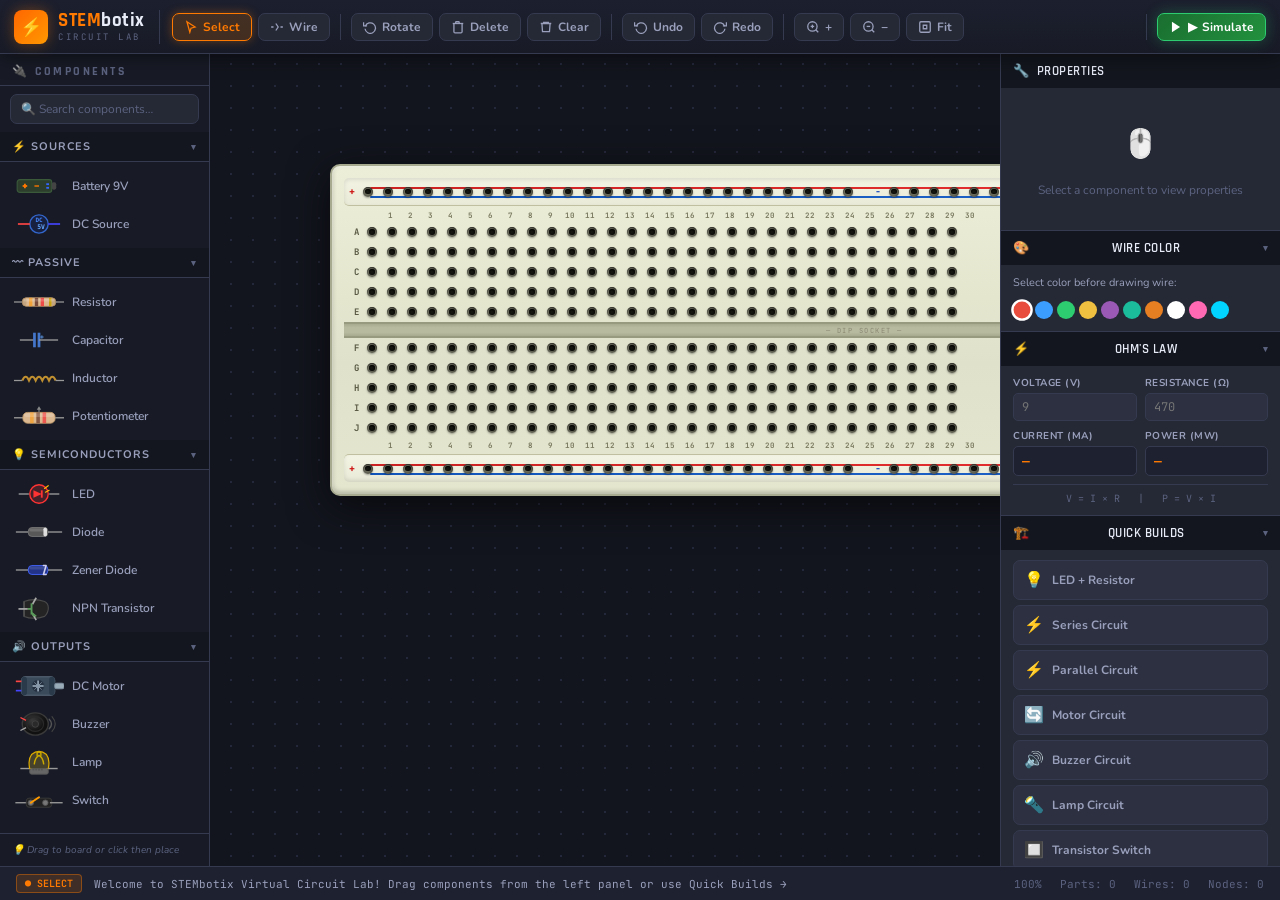
<file: STEMai-frontend/templates/simulator.html>
<!DOCTYPE html>
<html lang="en">
<head>
<meta charset="UTF-8">
<meta name="viewport" content="width=device-width, initial-scale=1.0">
<title>STEMbotix — Virtual Circuit Lab</title>
<link rel="icon" type="image/svg+xml" href='data:image/svg+xml;utf8,
<svg xmlns="http://www.w3.org/2000/svg" viewBox="0 0 64 64">
  <defs>
    <linearGradient id="g" x1="0" x2="1" y1="0" y2="1">
      <stop offset="0%" stop-color="%23FF6B35"/>
      <stop offset="100%" stop-color="%232E3B6D"/>
    </linearGradient>
  </defs>
  <rect width="64" height="64" rx="16" fill="url(%23g)"/>
  <path d="M20 24h24a8 8 0 0 1 8 8v8a8 8 0 0 1-8 8H20a8 8 0 0 1-8-8v-8a8 8 0 0 1 8-8z" fill="white"/>
  <circle cx="26" cy="36" r="3.2" fill="%232E3B6D"/>
  <circle cx="38" cy="36" r="3.2" fill="%232E3B6D"/>
  <rect x="24" y="43" width="16" height="3.5" rx="1.75" fill="%23FF6B35"/>
  <rect x="30" y="16" width="4" height="10" rx="2" fill="white"/>
</svg>'>
<link href="https://fonts.googleapis.com/css2?family=Rajdhani:wght@500;600;700&family=JetBrains+Mono:wght@400;500;600&family=Nunito:wght@400;600;700;800&display=swap" rel="stylesheet">
<style>
/* ============================================================
   STEMBOTIX VIRTUAL CIRCUIT LAB — COMPLETE STYLES
   ============================================================ */
*,*::before,*::after{box-sizing:border-box;margin:0;padding:0}

:root{
  --org:#ff7a00;--org2:#ff9d3d;--org-glow:rgba(255,122,0,0.35);
  --bg:#13151e;--bg2:#181b26;--bg3:#1e2130;--bg4:#242840;
  --card:#252935;--card2:#2c3040;--hover:#333850;
  --bdr:#353a50;--bdr2:#454c68;
  --txt:#e8ecf8;--txt2:#9aa0bc;--txt3:#5c6380;
  --grn:#2ecc71;--red:#e74c3c;--blu:#3b9eff;--yel:#f0c040;
  --grn-d:rgba(46,204,113,0.15);--red-d:rgba(231,76,60,0.15);--blu-d:rgba(59,158,255,0.15);
  --fmain:'Nunito',sans-serif;--fmono:'JetBrains Mono',monospace;--fhead:'Rajdhani',sans-serif;
  --tb:54px;--bb:34px;--lw:210px;--rw:280px;
  --bb-cream:#e6e8d4;--bb-border:#b8baA0;--bb-dark:#d0d2be;
  --rail-red:#cc2222;--rail-blu:#1155bb;
}

html,body{height:100%;overflow:hidden;font-family:var(--fmain);background:var(--bg);color:var(--txt);font-size:13px;user-select:none}

/* ─── SCROLLBARS ─── */
::-webkit-scrollbar{width:5px;height:5px}
::-webkit-scrollbar-track{background:transparent}
::-webkit-scrollbar-thumb{background:var(--bdr2);border-radius:3px}

/* ─── TOOLBAR ─── */
#toolbar{
  height:var(--tb);background:linear-gradient(to bottom,#1c1f2e,var(--bg2));
  border-bottom:1px solid var(--bdr);display:flex;align-items:center;
  padding:0 14px;gap:6px;position:relative;z-index:200;
  box-shadow:0 2px 20px rgba(0,0,0,.5)
}
.tb-logo{display:flex;align-items:center;gap:10px;padding-right:14px;margin-right:6px;border-right:1px solid var(--bdr)}
.tb-logo-icon{
  width:34px;height:34px;background:linear-gradient(135deg,#ff6600,#ff9900);
  border-radius:8px;display:flex;align-items:center;justify-content:center;
  font-size:18px;box-shadow:0 0 14px var(--org-glow);flex-shrink:0
}
.tb-logo-text{line-height:1.15}
.tb-logo-name{font-family:var(--fhead);font-size:19px;font-weight:700;letter-spacing:.5px}
.tb-logo-name span{color:var(--org)}
.tb-logo-sub{font-size:9px;color:var(--txt3);letter-spacing:2.5px;text-transform:uppercase;font-family:var(--fmono)}
.tb-sep{width:1px;height:26px;background:var(--bdr);margin:0 4px;flex-shrink:0}
.tb-btn{
  display:flex;align-items:center;gap:5px;padding:6px 11px;border:1px solid var(--bdr);
  background:var(--card);color:var(--txt2);border-radius:7px;cursor:pointer;
  font-family:var(--fmain);font-size:12px;font-weight:700;transition:all .15s;white-space:nowrap;
  line-height:1
}
.tb-btn:hover{background:var(--hover);color:var(--txt);border-color:var(--bdr2);transform:translateY(-1px)}
.tb-btn.active{background:rgba(255,122,0,.18);color:var(--org);border-color:var(--org);box-shadow:0 0 10px var(--org-glow)}
.tb-btn.sim{background:linear-gradient(135deg,#1a6e30,#22913e);color:#fff;border-color:var(--grn);box-shadow:0 0 14px rgba(46,204,113,.3)}
.tb-btn.sim:hover{background:linear-gradient(135deg,#1e8037,#28b04a);box-shadow:0 0 20px rgba(46,204,113,.5)}
.tb-btn.stop-btn{background:linear-gradient(135deg,#7a1515,#b02020);color:#fff;border-color:var(--red)}
.tb-btn svg{flex-shrink:0}

/* ─── MAIN LAYOUT ─── */
#main{display:flex;height:calc(100vh - var(--tb) - var(--bb));overflow:hidden}

/* ─── LEFT SIDEBAR ─── */
#lsb{
  width:var(--lw);background:var(--bg2);border-right:1px solid var(--bdr);
  overflow-y:auto;overflow-x:hidden;flex-shrink:0;display:flex;flex-direction:column
}
.sb-head{
  padding:10px 12px 6px;font-family:var(--fhead);font-size:12px;font-weight:700;
  color:var(--txt3);text-transform:uppercase;letter-spacing:2.5px;border-bottom:1px solid var(--bdr)
}
.sb-search{padding:8px 10px}
.sb-search input{
  width:100%;background:var(--card);border:1px solid var(--bdr);color:var(--txt);
  border-radius:7px;padding:6px 10px;font-family:var(--fmain);font-size:12px;outline:none;transition:border .15s
}
.sb-search input:focus{border-color:var(--org)}
.sb-search input::placeholder{color:var(--txt3)}

.cg-hdr{
  display:flex;justify-content:space-between;align-items:center;padding:7px 12px;
  cursor:pointer;font-weight:700;font-size:11px;color:var(--txt2);
  background:rgba(0,0,0,.2);border-bottom:1px solid var(--bdr);transition:background .1s;
  text-transform:uppercase;letter-spacing:1px
}
.cg-hdr:hover{background:var(--hover);color:var(--txt)}
.cg-arr{font-size:9px;transition:transform .2s;color:var(--txt3)}
.cg-body{padding:5px 6px}

.ci{
  display:flex;align-items:center;gap:8px;padding:5px 7px;border-radius:7px;
  cursor:grab;transition:all .13s;border:1px solid transparent;font-size:12px;font-weight:600;color:var(--txt2)
}
.ci:hover{background:var(--hover);border-color:var(--bdr);color:var(--txt);transform:translateX(2px)}
.ci:active{cursor:grabbing}
.ci.sel-pal{background:rgba(255,122,0,.12);border-color:var(--org);color:var(--org)}
.ci-ico{width:50px;height:26px;display:flex;align-items:center;justify-content:center;flex-shrink:0}

.sb-hint{padding:9px 12px;font-size:10px;color:var(--txt3);font-style:italic;border-top:1px solid var(--bdr);margin-top:auto}

/* ─── CANVAS AREA ─── */
#canvas-area{
  flex:1;overflow:hidden;position:relative;
  background:var(--bg) radial-gradient(circle,rgba(42,48,70,.7) 1px,transparent 1px) center/22px 22px
}
#cvp{width:100%;height:100%;overflow:hidden;position:relative;cursor:default}
#cvi{
  position:absolute;transform-origin:0 0;
  width:1600px;height:1000px
}
#wire-svg{position:absolute;top:0;left:0;width:100%;height:100%;pointer-events:none;z-index:5;overflow:visible}
#bb-wrap{position:absolute;top:90px;left:80px;z-index:2}
#comp-layer{position:absolute;top:0;left:0;width:100%;height:100%;z-index:10;pointer-events:none}

/* ─── BREADBOARD ─── */
#breadboard{
  position:relative;
  background:linear-gradient(180deg,#eceed8 0%,#e4e6ce 40%,#dfe1cb 60%,#e4e6ce 100%);
  border:2px solid #a8aa90;border-radius:10px;
  box-shadow:0 10px 40px rgba(0,0,0,.6),inset 0 1px 3px rgba(255,255,255,.5),inset 0 -2px 5px rgba(0,0,0,.25);
  padding:10px 12px;display:flex;flex-direction:column;gap:0
}
.bb-rail{
  position:relative;display:flex;align-items:center;height:28px;
  background:linear-gradient(180deg,#f4f4e4 0%,#eaead8 100%);border-radius:5px;margin:2px 0;
  overflow:hidden
}
.bb-rail.rt{border-bottom:1px solid #c0c0a0;box-shadow:inset 0 2px 4px rgba(0,0,0,.1)}
.bb-rail.rb{border-top:1px solid #c0c0a0;box-shadow:inset 0 -2px 4px rgba(0,0,0,.1)}
.rail-line{position:absolute;height:2px;border-radius:1px;pointer-events:none;top:35%;z-index:0}
.rail-line.rp{background:linear-gradient(90deg,var(--rail-red),#ee3333);left:26px;right:4px}
.rail-line.rn{background:linear-gradient(90deg,var(--rail-blu),#2266cc);left:26px;right:4px;top:65%}
.rail-pm,.rail-nm{font-size:10px;font-weight:700;font-family:var(--fmono);z-index:1;flex-shrink:0;width:12px;text-align:center}
.rail-pm{color:#cc1111;margin-left:2px}
.rail-nm{color:#1144bb;margin-left:4px}
.bb-main{display:flex;flex-direction:column;padding:4px 0}
.bb-col-lbl-row{display:flex;align-items:center;height:14px;margin-left:18px}
.bb-cl{font-family:var(--fmono);font-size:7.5px;color:#7a7a60;text-align:center;font-weight:700}
.bb-half{display:flex;flex-direction:column}
.bb-row{display:flex;align-items:center;height:20px}
.bb-rl{width:18px;text-align:right;padding-right:3px;font-family:var(--fmono);font-size:9px;font-weight:700;color:#5a5a44;flex-shrink:0}
.bb-gap{
  height:16px;
  background:linear-gradient(180deg,#a8aa90 0%,#b8baA0 30%,#b8baA0 70%,#a8aa90 100%);
  border-top:2px solid #989a80;border-bottom:2px solid #989a80;
  display:flex;align-items:center;justify-content:center;
  font-family:var(--fmono);font-size:7px;color:#888870;letter-spacing:1.5px
}
/* ─── HOLES ─── */
.bh{
  position:relative;display:inline-flex;align-items:center;justify-content:center;
  cursor:crosshair;z-index:3;transition:transform .1s
}
.bh-o{
  width:10px;height:10px;border-radius:50%;
  background:radial-gradient(circle at 35% 35%,#888878,#444434);
  box-shadow:inset 0 1px 2px rgba(0,0,0,.7),inset 0 -0.5px 1px rgba(255,255,255,.12),0 1px 2px rgba(0,0,0,.35);
  display:flex;align-items:center;justify-content:center;transition:all .1s
}
.bh-i{width:5.5px;height:5.5px;border-radius:50%;background:radial-gradient(circle at 38% 38%,#1a1a14,#0a0a08);box-shadow:inset 0 1px 2px rgba(0,0,0,.9)}
.bh:hover .bh-o{background:radial-gradient(circle at 35% 35%,#bbb890,#888860);box-shadow:inset 0 1px 2px rgba(0,0,0,.6),0 0 8px rgba(255,180,60,.6);transform:scale(1.35)}
.bh.occ .bh-o{background:radial-gradient(circle at 35% 35%,#aa9060,#776644)}
.bh.occ .bh-i{background:radial-gradient(circle at 38% 38%,#442211,#221100)}
.bh.snap .bh-o{background:radial-gradient(circle at 35% 35%,#aadd50,#88bb30);box-shadow:0 0 12px rgba(130,220,40,.8);transform:scale(1.5)}
.bh.ws .bh-o{background:radial-gradient(circle at 35% 35%,#60cc60,#30aa30);box-shadow:0 0 10px rgba(60,200,60,.7)}
.bh.we .bh-o{background:radial-gradient(circle at 35% 35%,#ffaa30,#cc7700);box-shadow:0 0 10px rgba(255,170,40,.7)}

/* ─── WIRES ─── */
.wire-path{fill:none;stroke-width:3;stroke-linecap:round;stroke-linejoin:round;cursor:pointer;pointer-events:stroke;transition:stroke-width .12s}
.wire-path:hover{stroke-width:5}
.wire-path.wsel{stroke-width:5;filter:drop-shadow(0 0 5px currentColor)}
.wire-prev{fill:none;stroke:#88ff88;stroke-width:2;stroke-dasharray:7 4;stroke-linecap:round;pointer-events:none;opacity:.75}
.wire-dot{transition:r .1s}

/* ─── COMPONENTS ─── */
.bc{
  position:absolute;pointer-events:all;cursor:pointer;z-index:20;transform-origin:center center
}
.bc:hover svg{filter:brightness(1.1)}
.bc.sel-c{filter:drop-shadow(0 0 8px #ffaa00) drop-shadow(0 0 16px rgba(255,160,0,.4))}

/* ─── COMPONENT ANIMATIONS ─── */
@keyframes led-glow{0%,100%{opacity:1}50%{opacity:.75}}
@keyframes motor-turn{from{transform:rotate(0deg)}to{transform:rotate(360deg)}}
@keyframes buzz-wave{0%,100%{opacity:1;transform:scale(1)}50%{opacity:.4;transform:scale(1.06)}}
@keyframes lamp-flick{0%,100%{opacity:1}45%{opacity:.85}50%{opacity:.95}}
@keyframes pulse-ring{0%{transform:scale(1);opacity:.8}100%{transform:scale(1.6);opacity:0}}

.led-active .led-dome{animation:led-glow 1.1s ease-in-out infinite}
.motor-active .motor-rotor{animation:motor-turn .25s linear infinite;transform-origin:50% 50%}
.buzzer-active .buz-ring{animation:buzz-wave .18s ease-in-out infinite}
.lamp-active .lamp-glass{animation:lamp-flick 2s ease-in-out infinite}

/* ─── RIGHT SIDEBAR ─── */
#rsb{
  width:var(--rw);background:var(--bg2);border-left:1px solid var(--bdr);
  overflow-y:auto;overflow-x:hidden;flex-shrink:0;display:flex;flex-direction:column
}
.panel{border-bottom:1px solid var(--bdr)}
.panel-hdr{
  display:flex;align-items:center;gap:7px;padding:9px 12px;
  background:rgba(0,0,0,.2);font-family:var(--fhead);font-size:13px;font-weight:600;
  color:var(--txt);letter-spacing:.5px;text-transform:uppercase
}
.panel-hdr.col{cursor:pointer;justify-content:space-between}
.panel-hdr.col:hover{background:var(--hover)}
.panel-tog{transition:transform .2s;color:var(--txt3);font-size:9px}
.panel-hdr.collapsed .panel-tog{transform:rotate(-90deg)}
.panel-body{padding:10px 12px;background:var(--card)}
.panel-body.hidden{display:none}

.no-sel{text-align:center;color:var(--txt3);padding:18px 8px;font-size:12px;line-height:2}
.no-sel-ico{font-size:28px;display:block;margin-bottom:6px}

.pr{display:flex;align-items:center;gap:8px;margin-bottom:8px}
.pl{font-size:10px;color:var(--txt2);font-weight:700;text-transform:uppercase;letter-spacing:.5px;min-width:68px;flex-shrink:0}
.pv{
  font-family:var(--fmono);font-size:12px;color:var(--txt);background:var(--card2);
  border:1px solid var(--bdr);border-radius:5px;padding:4px 8px;flex:1;outline:none;width:0;transition:border .15s
}
.pv:focus{border-color:var(--org)}
.pv.ro{background:var(--bg3);color:var(--txt2);cursor:default}
.pv select,.pv-sel{
  width:100%;background:var(--card2);border:1px solid var(--bdr);color:var(--txt);
  border-radius:5px;padding:4px 8px;font-family:var(--fmono);font-size:12px;outline:none;cursor:pointer
}
.pa{display:flex;gap:6px;margin-top:10px}
.pb{
  flex:1;padding:6px 8px;border:1px solid var(--bdr);background:var(--card2);
  color:var(--txt2);border-radius:6px;cursor:pointer;font-family:var(--fmain);
  font-size:11px;font-weight:700;transition:all .12s;text-align:center
}
.pb:hover{background:var(--hover);color:var(--txt)}
.pb.danger:hover{background:var(--red-d);color:var(--red);border-color:var(--red)}
.pb.primary{background:rgba(255,122,0,.15);color:var(--org);border-color:var(--org)}

.pin-row{display:flex;align-items:center;gap:7px;margin-bottom:5px}
.pin-dot{width:9px;height:9px;border-radius:50%;flex-shrink:0}
.pin-lbl{font-family:var(--fmono);font-size:11px;color:var(--txt2)}

.ohm-g{display:grid;grid-template-columns:1fr 1fr;gap:8px;margin-bottom:8px}
.of label{display:block;font-size:10px;color:var(--txt2);margin-bottom:3px;font-weight:700;text-transform:uppercase;letter-spacing:.5px}
.of input{
  width:100%;background:var(--card2);border:1px solid var(--bdr);color:var(--txt);
  border-radius:5px;padding:5px 8px;font-family:var(--fmono);font-size:12px;outline:none;transition:border .15s
}
.of input:focus{border-color:var(--org)}
.or{
  background:var(--bg3);border:1px solid var(--bdr);border-radius:5px;
  padding:5px 8px;font-family:var(--fmono);font-size:13px;font-weight:600;
  color:var(--org);min-height:30px;display:flex;align-items:center
}
.ohm-fml{font-family:var(--fmono);font-size:10px;color:var(--txt3);text-align:center;border-top:1px solid var(--bdr);padding-top:7px;margin-top:2px}

.bb-btn{
  display:flex;align-items:center;gap:8px;width:100%;padding:8px 10px;margin-bottom:5px;
  background:var(--card2);border:1px solid var(--bdr);border-radius:7px;
  color:var(--txt2);cursor:pointer;font-family:var(--fmain);font-size:12px;font-weight:700;
  text-align:left;transition:all .13s
}
.bb-btn:hover{background:rgba(255,122,0,.12);border-color:var(--org);color:var(--org);transform:translateX(2px)}
.bb-btn-ico{font-size:16px}

.fi{display:flex;align-items:flex-start;gap:8px;padding:7px 9px;border-radius:7px;margin-bottom:5px;font-size:12px;line-height:1.45}
.fi.ok{background:var(--grn-d);color:var(--grn);border:1px solid rgba(46,204,113,.3)}
.fi.warn{background:rgba(240,192,64,.12);color:var(--yel);border:1px solid rgba(240,192,64,.3)}
.fi.err{background:var(--red-d);color:var(--red);border:1px solid rgba(231,76,60,.3)}
.fi.info{background:var(--blu-d);color:var(--blu);border:1px solid rgba(59,158,255,.3)}
.fi-ico{font-size:15px;flex-shrink:0;line-height:1}
.fi-idle{color:var(--txt3);font-size:12px;text-align:center;padding:12px 0;font-style:italic}

/* ─── BOTTOM BAR ─── */
#bbar{
  height:var(--bb);background:var(--bg3);border-top:1px solid var(--bdr);
  display:flex;align-items:center;justify-content:space-between;padding:0 16px;
  font-size:11px;color:var(--txt2);font-family:var(--fmono)
}
.status-l{display:flex;align-items:center;gap:12px}
.mode-badge{
  padding:2px 8px;border-radius:4px;font-weight:600;font-size:10px;
  background:rgba(255,122,0,.15);color:var(--org);border:1px solid rgba(255,122,0,.4)
}
.mode-badge.wire{background:rgba(59,158,255,.15);color:var(--blu);border-color:rgba(59,158,255,.4)}
.status-r{display:flex;gap:18px;color:var(--txt3)}

/* ─── DRAG GHOST ─── */
#dg{position:fixed;pointer-events:none;z-index:9999;display:none;opacity:.85;transform:translate(-50%,-60%)}

/* ─── TOOLTIP ─── */
#tip{
  position:fixed;background:rgba(20,22,34,.96);color:var(--txt);
  border:1px solid var(--bdr2);padding:4px 9px;border-radius:6px;
  font-family:var(--fmono);font-size:10px;pointer-events:none;z-index:9998;display:none;
  white-space:nowrap
}

/* ─── WIRE COLOR PALETTE ─── */
#wire-color-picker{
  display:flex;gap:4px;align-items:center;padding:6px 0 2px;flex-wrap:wrap
}
.wcp{
  width:18px;height:18px;border-radius:50%;cursor:pointer;border:2px solid transparent;
  transition:transform .12s,border-color .12s;flex-shrink:0
}
.wcp:hover{transform:scale(1.25)}
.wcp.active-wc{border-color:#fff;transform:scale(1.2)}

/* ─── MODAL ─── */
#modal-overlay{
  position:fixed;inset:0;background:rgba(0,0,0,.7);z-index:500;display:none;
  align-items:center;justify-content:center;backdrop-filter:blur(3px)
}
#modal-overlay.show{display:flex}
.modal-box{
  background:var(--bg2);border:1px solid var(--bdr2);border-radius:12px;
  padding:24px;max-width:400px;width:90%;box-shadow:0 20px 60px rgba(0,0,0,.8)
}
.modal-title{font-family:var(--fhead);font-size:18px;font-weight:700;color:var(--txt);margin-bottom:12px}
.modal-body{color:var(--txt2);font-size:13px;line-height:1.6;margin-bottom:18px}
.modal-btns{display:flex;gap:8px;justify-content:flex-end}
.mbtn{
  padding:8px 18px;border-radius:7px;cursor:pointer;font-family:var(--fmain);
  font-size:13px;font-weight:700;border:1px solid var(--bdr);background:var(--card);color:var(--txt2);transition:all .13s
}
.mbtn:hover{background:var(--hover);color:var(--txt)}
.mbtn.primary{background:rgba(255,122,0,.2);color:var(--org);border-color:var(--org)}
.mbtn.primary:hover{background:rgba(255,122,0,.35)}

/* ─── CONTEXT MENU ─── */
#ctx{
  position:fixed;background:var(--bg2);border:1px solid var(--bdr2);
  border-radius:8px;padding:5px;z-index:300;display:none;
  box-shadow:0 8px 32px rgba(0,0,0,.6);min-width:160px
}
.ctx-item{
  padding:7px 12px;border-radius:5px;cursor:pointer;font-size:12px;font-weight:600;
  color:var(--txt2);transition:all .1s;display:flex;align-items:center;gap:8px
}
.ctx-item:hover{background:var(--hover);color:var(--txt)}
.ctx-item.danger{color:var(--red)}
.ctx-item.danger:hover{background:var(--red-d)}
.ctx-sep{height:1px;background:var(--bdr);margin:4px 0}

/* ─── ANIMATIONS ─── */
@keyframes fadeIn{from{opacity:0;transform:translateY(-3px)}to{opacity:1;transform:translateY(0)}}
.panel-body{animation:fadeIn .15s ease}
@keyframes blink{0%,100%{opacity:1}50%{opacity:.3}}
.sim-running #btn-sim-dot{animation:blink .8s ease infinite}
</style>
</head>
<body>

<!-- TOOLBAR -->
<div id="toolbar">
  <div class="tb-logo">
    <div class="tb-logo-icon">⚡</div>
    <div class="tb-logo-text">
      <div class="tb-logo-name"><span>STEM</span>botix</div>
      <div class="tb-logo-sub">Circuit Lab</div>
    </div>
  </div>

  <button class="tb-btn active" id="btn-select" onclick="setTool('select')" title="Select [V]">
    <svg width="14" height="14" viewBox="0 0 24 24" fill="none" stroke="currentColor" stroke-width="2.2"><path d="M5 3l14 9-7 2-2 7z"/></svg> Select
  </button>
  <button class="tb-btn" id="btn-wire" onclick="setTool('wire')" title="Wire [W]">
    <svg width="14" height="14" viewBox="0 0 24 24" fill="none" stroke="currentColor" stroke-width="2.2"><path d="M2 12h4M18 12h4M10 6l4 6-4 6"/></svg> Wire
  </button>
  <div class="tb-sep"></div>
  <button class="tb-btn" onclick="rotateSelected()" title="Rotate [R]">
    <svg width="14" height="14" viewBox="0 0 24 24" fill="none" stroke="currentColor" stroke-width="2.2"><path d="M1 4v6h6"/><path d="M3.5 15a9 9 0 1 0 .5-4.3"/></svg> Rotate
  </button>
  <button class="tb-btn" onclick="deleteSelected()" title="Delete [Del]">
    <svg width="14" height="14" viewBox="0 0 24 24" fill="none" stroke="currentColor" stroke-width="2.2"><polyline points="3,6 5,6 21,6"/><path d="M19 6v14a2 2 0 0 1-2 2H7a2 2 0 0 1-2-2V6m3 0V4a1 1 0 0 1 1-1h4a1 1 0 0 1 1 1v2"/></svg> Delete
  </button>
  <button class="tb-btn" onclick="confirmClear()" title="Clear All">
    <svg width="14" height="14" viewBox="0 0 24 24" fill="none" stroke="currentColor" stroke-width="2.2"><path d="M3 6h18M8 6V4h8v2M19 6l-1 14H6L5 6"/></svg> Clear
  </button>
  <div class="tb-sep"></div>
  <button class="tb-btn" onclick="undoAction()" title="Undo [Ctrl+Z]">
    <svg width="14" height="14" viewBox="0 0 24 24" fill="none" stroke="currentColor" stroke-width="2.2"><path d="M1 4v6h6"/><path d="M3.5 15a9 9 0 1 0 .5-4.3"/></svg> Undo
  </button>
  <button class="tb-btn" onclick="redoAction()" title="Redo [Ctrl+Y]">
    <svg width="14" height="14" viewBox="0 0 24 24" fill="none" stroke="currentColor" stroke-width="2.2"><path d="M23 4v6h-6"/><path d="M20.5 15a9 9 0 1 1-.5-4.3"/></svg> Redo
  </button>
  <div class="tb-sep"></div>
  <button class="tb-btn" onclick="zoomIn()" title="Zoom In [+]">
    <svg width="14" height="14" viewBox="0 0 24 24" fill="none" stroke="currentColor" stroke-width="2.2"><circle cx="11" cy="11" r="8"/><line x1="21" y1="21" x2="16.65" y2="16.65"/><line x1="11" y1="8" x2="11" y2="14"/><line x1="8" y1="11" x2="14" y2="11"/></svg> +
  </button>
  <button class="tb-btn" onclick="zoomOut()" title="Zoom Out [-]">
    <svg width="14" height="14" viewBox="0 0 24 24" fill="none" stroke="currentColor" stroke-width="2.2"><circle cx="11" cy="11" r="8"/><line x1="21" y1="21" x2="16.65" y2="16.65"/><line x1="8" y1="11" x2="14" y2="11"/></svg> −
  </button>
  <button class="tb-btn" onclick="resetView()" title="Reset View [0]">
    <svg width="14" height="14" viewBox="0 0 24 24" fill="none" stroke="currentColor" stroke-width="2.2"><rect x="3" y="3" width="18" height="18" rx="2"/><path d="M9 9h6v6H9z"/></svg> Fit
  </button>
  <div class="tb-sep" style="margin-left:auto"></div>
  <button class="tb-btn sim" id="btn-simulate" onclick="runSimulation()">
    <svg width="14" height="14" viewBox="0 0 24 24" fill="currentColor"><polygon points="5,3 19,12 5,21"/></svg>
    <span id="btn-sim-dot">▶</span> Simulate
  </button>
  <button class="tb-btn stop-btn" id="btn-stop" onclick="stopSimulation()" style="display:none">
    <svg width="14" height="14" viewBox="0 0 24 24" fill="currentColor"><rect x="3" y="3" width="18" height="18" rx="2"/></svg> Stop
  </button>
</div>

<!-- MAIN LAYOUT -->
<div id="main">
  <!-- LEFT SIDEBAR -->
  <div id="lsb">
    <div class="sb-head">🔌 Components</div>
    <div class="sb-search">
      <input type="text" id="comp-search" placeholder="🔍 Search components…" oninput="filterComps(this.value)">
    </div>

    <!-- SOURCES -->
    <div id="cg-sources">
      <div class="cg-hdr" onclick="toggleCG('sources')">
        <span>⚡ SOURCES</span><span class="cg-arr" id="arr-sources">▾</span>
      </div>
      <div class="cg-body" id="cgb-sources">
        <div class="ci" draggable="true" data-type="battery" ondragstart="palDragStart(event,'battery')" onclick="palClick('battery')">
          <div class="ci-ico"><svg viewBox="0 0 50 22" width="48" height="20"><rect x="1" y="4" width="38" height="14" rx="3" fill="#2d3e2d" stroke="#3a5a3a" stroke-width="1.2"/><rect x="39" y="7" width="5" height="8" rx="2" fill="#444"/><line x1="7" y1="11" x2="12" y2="11" stroke="#ff7700" stroke-width="2"/><line x1="9.5" y1="8.5" x2="9.5" y2="13.5" stroke="#ff7700" stroke-width="2"/><line x1="20" y1="11" x2="25" y2="11" stroke="#ff7700" stroke-width="1.5"/><line x1="33" y1="9" x2="36" y2="9" stroke="#3366ff" stroke-width="2"/><line x1="33" y1="13" x2="36" y2="13" stroke="#3366ff" stroke-width="2"/></svg></div>
          <span>Battery 9V</span>
        </div>
        <div class="ci" draggable="true" data-type="dcsource" ondragstart="palDragStart(event,'dcsource')" onclick="palClick('dcsource')">
          <div class="ci-ico"><svg viewBox="0 0 50 24" width="48" height="22"><circle cx="25" cy="12" r="10" fill="#182040" stroke="#3366cc" stroke-width="1.5"/><text x="25" y="10" text-anchor="middle" fill="#4488ff" font-size="6.5" font-weight="bold" font-family="monospace">DC</text><line x1="2" y1="12" x2="15" y2="12" stroke="#ff4444" stroke-width="1.8"/><line x1="35" y1="12" x2="48" y2="12" stroke="#4444ff" stroke-width="1.8"/><text x="23" y="17" fill="#66aaff" font-size="7" font-family="monospace">5V</text></svg></div>
          <span>DC Source</span>
        </div>
      </div>
    </div>

    <!-- PASSIVE -->
    <div id="cg-passive">
      <div class="cg-hdr" onclick="toggleCG('passive')">
        <span>〰 PASSIVE</span><span class="cg-arr" id="arr-passive">▾</span>
      </div>
      <div class="cg-body" id="cgb-passive">
        <div class="ci" draggable="true" data-type="resistor" ondragstart="palDragStart(event,'resistor')" onclick="palClick('resistor')">
          <div class="ci-ico"><svg viewBox="0 0 60 18" width="56" height="16"><line x1="0" y1="9" x2="10" y2="9" stroke="#999" stroke-width="1.5"/><rect x="10" y="4" width="40" height="10" rx="4.5" fill="#dbb890" stroke="#c8a070" stroke-width="1"/><rect x="10" y="4" width="5" height="10" rx="4" fill="rgba(0,0,0,.1)"/><rect x="45" y="4" width="5" height="10" rx="4" fill="rgba(0,0,0,.1)"/><rect x="18" y="4" width="4" height="10" fill="#f4a030" opacity=".9"/><rect x="25" y="4" width="4" height="10" fill="#704030" opacity=".9"/><rect x="32" y="4" width="4" height="10" fill="#f04040" opacity=".9"/><rect x="42" y="4" width="3" height="10" fill="#c8a000" opacity=".9"/><rect x="11" y="5" width="38" height="3.5" rx="3" fill="rgba(255,255,255,.18)"/><line x1="50" y1="9" x2="60" y2="9" stroke="#999" stroke-width="1.5"/></svg></div>
          <span>Resistor</span>
        </div>
        <div class="ci" draggable="true" data-type="capacitor" ondragstart="palDragStart(event,'capacitor')" onclick="palClick('capacitor')">
          <div class="ci-ico"><svg viewBox="0 0 42 22" width="40" height="20"><line x1="0" y1="11" x2="16" y2="11" stroke="#999" stroke-width="1.5"/><line x1="16" y1="3" x2="16" y2="19" stroke="#4477cc" stroke-width="3"/><line x1="21" y1="3" x2="21" y2="19" stroke="#4477cc" stroke-width="3"/><line x1="21" y1="11" x2="42" y2="11" stroke="#999" stroke-width="1.5"/><text x="22" y="10" fill="#66aaff" font-size="7" font-family="monospace">+</text></svg></div>
          <span>Capacitor</span>
        </div>
        <div class="ci" draggable="true" data-type="inductor" ondragstart="palDragStart(event,'inductor')" onclick="palClick('inductor')">
          <div class="ci-ico"><svg viewBox="0 0 60 18" width="56" height="16"><line x1="0" y1="12" x2="10" y2="12" stroke="#999" stroke-width="1.5"/><path d="M10,12 Q14,3 18,12 Q22,3 26,12 Q30,3 34,12 Q38,3 42,12 Q46,3 50,12" fill="none" stroke="#c09030" stroke-width="2.5"/><line x1="50" y1="12" x2="60" y2="12" stroke="#999" stroke-width="1.5"/></svg></div>
          <span>Inductor</span>
        </div>
        <div class="ci" draggable="true" data-type="potentiometer" ondragstart="palDragStart(event,'potentiometer')" onclick="palClick('potentiometer')">
          <div class="ci-ico"><svg viewBox="0 0 56 22" width="52" height="20"><line x1="0" y1="13" x2="10" y2="13" stroke="#999" stroke-width="1.5"/><rect x="10" y="7" width="36" height="12" rx="5" fill="#dbb890" stroke="#c8a070" stroke-width="1"/><rect x="18" y="7" width="4" height="12" fill="#f4a030" opacity=".8"/><rect x="25" y="7" width="4" height="12" fill="#704030" opacity=".8"/><rect x="32" y="7" width="4" height="12" fill="#f04040" opacity=".8"/><line x1="28" y1="7" x2="28" y2="2" stroke="#777" stroke-width="1.5"/><polygon points="28,0 25.5,4 30.5,4" fill="#888"/><line x1="46" y1="13" x2="56" y2="13" stroke="#999" stroke-width="1.5"/><rect x="11" y="8" width="34" height="4" rx="3" fill="rgba(255,255,255,.18)"/></svg></div>
          <span>Potentiometer</span>
        </div>
      </div>
    </div>

    <!-- SEMICONDUCTORS -->
    <div id="cg-semi">
      <div class="cg-hdr" onclick="toggleCG('semi')">
        <span>💡 SEMICONDUCTORS</span><span class="cg-arr" id="arr-semi">▾</span>
      </div>
      <div class="cg-body" id="cgb-semi">
        <div class="ci" draggable="true" data-type="led" ondragstart="palDragStart(event,'led')" onclick="palClick('led')">
          <div class="ci-ico"><svg viewBox="0 0 44 26" width="42" height="24"><line x1="0" y1="13" x2="11" y2="13" stroke="#999" stroke-width="1.5"/><circle cx="22" cy="13" r="10" fill="rgba(255,60,60,.2)" stroke="#ff3333" stroke-width="1.5"/><polygon points="16,9 16,17 25,13" fill="#ff3333"/><line x1="25" y1="9" x2="25" y2="17" stroke="#ff3333" stroke-width="2"/><line x1="28" y1="7" x2="32" y2="4" stroke="#ffbb00" stroke-width="1.2" stroke-linecap="round"/><line x1="29" y1="11" x2="33" y2="9" stroke="#ffbb00" stroke-width="1.2" stroke-linecap="round"/><line x1="33" y1="13" x2="44" y2="13" stroke="#999" stroke-width="1.5"/></svg></div>
          <span>LED</span>
        </div>
        <div class="ci" draggable="true" data-type="diode" ondragstart="palDragStart(event,'diode')" onclick="palClick('diode')">
          <div class="ci-ico"><svg viewBox="0 0 52 18" width="50" height="16"><line x1="0" y1="9" x2="14" y2="9" stroke="#999" stroke-width="1.5"/><rect x="14" y="4" width="22" height="10" rx="4" fill="#585858" stroke="#777" stroke-width="1"/><rect x="31" y="4" width="4" height="10" rx="2" fill="#ddd"/><rect x="15" y="5" width="20" height="3.5" rx="2" fill="rgba(255,255,255,.15)"/><line x1="36" y1="9" x2="52" y2="9" stroke="#999" stroke-width="1.5"/></svg></div>
          <span>Diode</span>
        </div>
        <div class="ci" draggable="true" data-type="zener" ondragstart="palDragStart(event,'zener')" onclick="palClick('zener')">
          <div class="ci-ico"><svg viewBox="0 0 52 18" width="50" height="16"><line x1="0" y1="9" x2="14" y2="9" stroke="#999" stroke-width="1.5"/><rect x="14" y="4" width="22" height="10" rx="4" fill="#223388" stroke="#4466ff" stroke-width="1"/><path d="M31,4 L34,4 L31,14 L34,14" fill="none" stroke="#ccccee" stroke-width="1.8" stroke-linecap="round" stroke-linejoin="round"/><rect x="15" y="5" width="20" height="3.5" rx="2" fill="rgba(255,255,255,.12)"/><line x1="36" y1="9" x2="52" y2="9" stroke="#999" stroke-width="1.5"/></svg></div>
          <span>Zener Diode</span>
        </div>
        <div class="ci" draggable="true" data-type="transistor" ondragstart="palDragStart(event,'transistor')" onclick="palClick('transistor')">
          <div class="ci-ico"><svg viewBox="0 0 44 30" width="42" height="28"><path d="M6,8 L6,24 Q16,28 28,24 Q32,20 32,15 Q32,10 28,8 Q16,4 6,8 Z" fill="#242424" stroke="#4a4a4a" stroke-width="1.2"/><line x1="6" y1="8" x2="6" y2="24" stroke="#555" stroke-width="1.5"/><line x1="0" y1="16" x2="10" y2="16" stroke="#aaa" stroke-width="1.8"/><line x1="15" y1="11" x2="19" y2="4" stroke="#aaa" stroke-width="1.8"/><line x1="15" y1="21" x2="19" y2="28" stroke="#aaa" stroke-width="1.8"/><line x1="14" y1="10" x2="14" y2="22" stroke="#5a9a5a" stroke-width="2"/><line x1="10" y1="16" x2="14" y2="16" stroke="#5a9a5a" stroke-width="2"/><line x1="14" y1="20" x2="19" y2="24" stroke="#5a9a5a" stroke-width="1.8"/><polygon points="17,22 14,21 16,25" fill="#5a9a5a"/></svg></div>
          <span>NPN Transistor</span>
        </div>
      </div>
    </div>

    <!-- OUTPUTS -->
    <div id="cg-outputs">
      <div class="cg-hdr" onclick="toggleCG('outputs')">
        <span>🔊 OUTPUTS</span><span class="cg-arr" id="arr-outputs">▾</span>
      </div>
      <div class="cg-body" id="cgb-outputs">
        <div class="ci" draggable="true" data-type="motor" ondragstart="palDragStart(event,'motor')" onclick="palClick('motor')">
          <div class="ci-ico"><svg viewBox="0 0 54 28" width="52" height="26"><rect x="8" y="4" width="36" height="20" rx="4" fill="#3a4a5a" stroke="#5a6a7a" stroke-width="1.2"/><rect x="8" y="4" width="6" height="20" rx="3" fill="#2a3a4a"/><rect x="38" y="4" width="6" height="20" rx="3" fill="#2a3a4a"/><circle cx="26" cy="14" r="7" fill="#243040" stroke="#3a4a5a" stroke-width="1"/><line x1="26" y1="8" x2="26" y2="20" stroke="#b0c0d0" stroke-width="1.5"/><line x1="20" y1="14" x2="32" y2="14" stroke="#b0c0d0" stroke-width="1.5"/><line x1="22" y1="10" x2="30" y2="18" stroke="#b0c0d0" stroke-width="1" opacity=".6"/><line x1="22" y1="18" x2="30" y2="10" stroke="#b0c0d0" stroke-width="1" opacity=".6"/><circle cx="26" cy="14" r="2.5" fill="#8899aa"/><rect x="44" y="11" width="10" height="6" rx="2" fill="#9aabb8" stroke="#8090a0" stroke-width="1"/><line x1="2" y1="9" x2="8" y2="9" stroke="#f44" stroke-width="1.8"/><line x1="2" y1="19" x2="8" y2="19" stroke="#44f" stroke-width="1.8"/></svg></div>
          <span>DC Motor</span>
        </div>
        <div class="ci" draggable="true" data-type="buzzer" ondragstart="palDragStart(event,'buzzer')" onclick="palClick('buzzer')">
          <div class="ci-ico"><svg viewBox="0 0 44 28" width="42" height="26"><defs><radialGradient id="bzg" cx="38%" cy="35%"><stop offset="0%" stop-color="#3a3a3a"/><stop offset="100%" stop-color="#111"/></radialGradient></defs><ellipse cx="18" cy="14" rx="14" ry="12" fill="url(#bzg)" stroke="#3a3a3a" stroke-width="1.5"/><ellipse cx="18" cy="14" rx="9" ry="8" fill="none" stroke="#2a2a2a" stroke-width="1.2"/><circle cx="18" cy="14" r="3.5" fill="#2a2a2a" stroke="#444" stroke-width="1"/><path d="M33,9 Q38,14 33,19" fill="none" stroke="#555" stroke-width="1.5" stroke-linecap="round"/><path d="M36,6 Q43,14 36,22" fill="none" stroke="#444" stroke-width="1.2" stroke-linecap="round"/><line x1="8" y1="10" x2="2" y2="7" stroke="#f44" stroke-width="1.5"/><line x1="8" y1="18" x2="2" y2="21" stroke="#aaa" stroke-width="1.5"/></svg></div>
          <span>Buzzer</span>
        </div>
        <div class="ci" draggable="true" data-type="lamp" ondragstart="palDragStart(event,'lamp')" onclick="palClick('lamp')">
          <div class="ci-ico"><svg viewBox="0 0 40 30" width="38" height="28"><line x1="0" y1="22" x2="10" y2="22" stroke="#999" stroke-width="1.5"/><path d="M10,22 Q8,12 12,7 Q20,0 28,7 Q32,12 30,22 Z" fill="rgba(255,220,60,.2)" stroke="#ddaa00" stroke-width="1.3"/><rect x="10" y="22" width="20" height="6" rx="2" fill="#666" stroke="#555" stroke-width="1"/><line x1="14" y1="22" x2="14" y2="24" stroke="#555" stroke-width="2"/><line x1="17" y1="22" x2="17" y2="24" stroke="#555" stroke-width="2"/><line x1="20" y1="22" x2="20" y2="24" stroke="#555" stroke-width="2"/><line x1="23" y1="22" x2="23" y2="24" stroke="#555" stroke-width="2"/><path d="M15,17 Q16,10 20,8 Q24,10 25,17" fill="none" stroke="#ccaa00" stroke-width="1.5" stroke-linecap="round"/><path d="M18,8 L18,5 Q20,3.5 22,5 L22,8" fill="none" stroke="#ccaa00" stroke-width="1.5" stroke-linecap="round"/><line x1="30" y1="22" x2="40" y2="22" stroke="#999" stroke-width="1.5"/></svg></div>
          <span>Lamp</span>
        </div>
        <div class="ci" draggable="true" data-type="switch" ondragstart="palDragStart(event,'switch')" onclick="palClick('switch')">
          <div class="ci-ico"><svg viewBox="0 0 52 22" width="50" height="20" id="sw-pal-ico"><line x1="0" y1="14" x2="14" y2="14" stroke="#999" stroke-width="1.5"/><rect x="12" y="9" width="28" height="10" rx="3" fill="#222" stroke="#3a3a3a" stroke-width="1"/><circle cx="17" cy="14" r="3" fill="#777" stroke="#555" stroke-width="1"/><circle cx="33" cy="14" r="3" fill="#777" stroke="#555" stroke-width="1"/><line x1="17" y1="14" x2="26" y2="8" stroke="#ff9900" stroke-width="2.2" stroke-linecap="round"/><line x1="38" y1="14" x2="52" y2="14" stroke="#999" stroke-width="1.5"/></svg></div>
          <span>Switch</span>
        </div>
      </div>
    </div>

    <div class="sb-hint">💡 Drag to board or click then place</div>
  </div>

  <!-- CANVAS -->
  <div id="canvas-area">
    <div id="cvp">
      <div id="cvi">
        <svg id="wire-svg" xmlns="http://www.w3.org/2000/svg" overflow="visible"></svg>
        <div id="bb-wrap">
          <div id="breadboard"></div>
        </div>
        <div id="comp-layer"></div>
      </div>
    </div>
  </div>

  <!-- RIGHT SIDEBAR -->
  <div id="rsb">
    <!-- Properties -->
    <div class="panel" id="panel-props">
      <div class="panel-hdr"><span>🔧</span> Properties</div>
      <div class="panel-body" id="props-body">
        <div class="no-sel"><span class="no-sel-ico">🖱️</span>Select a component to view properties</div>
      </div>
    </div>

    <!-- Wire Colors -->
    <div class="panel" id="panel-wires">
      <div class="panel-hdr col" onclick="togglePanel('wires')"><span>🎨</span> Wire Color <span class="panel-tog" id="tog-wires">▾</span></div>
      <div class="panel-body" id="pb-wires">
        <div style="font-size:11px;color:var(--txt2);margin-bottom:5px">Select color before drawing wire:</div>
        <div id="wire-color-picker"></div>
      </div>
    </div>

    <!-- Ohm's Law -->
    <div class="panel" id="panel-ohm">
      <div class="panel-hdr col" onclick="togglePanel('ohm')"><span>⚡</span> Ohm's Law <span class="panel-tog" id="tog-ohm">▾</span></div>
      <div class="panel-body" id="pb-ohm">
        <div class="ohm-g">
          <div class="of"><label>Voltage (V)</label><input type="number" id="ohm-v" placeholder="9" oninput="calcOhm()"></div>
          <div class="of"><label>Resistance (Ω)</label><input type="number" id="ohm-r" placeholder="470" oninput="calcOhm()"></div>
          <div class="of"><label>Current (mA)</label><div class="or" id="ohm-i">—</div></div>
          <div class="of"><label>Power (mW)</label><div class="or" id="ohm-p">—</div></div>
        </div>
        <div class="ohm-fml">V = I × R &nbsp;&nbsp;|&nbsp;&nbsp; P = V × I</div>
      </div>
    </div>

    <!-- Quick Builds -->
    <div class="panel" id="panel-builds">
      <div class="panel-hdr col" onclick="togglePanel('builds')"><span>🏗️</span> Quick Builds <span class="panel-tog" id="tog-builds">▾</span></div>
      <div class="panel-body" id="pb-builds">
        <button class="bb-btn" onclick="quickBuild('led')"><span class="bb-btn-ico">💡</span>LED + Resistor</button>
        <button class="bb-btn" onclick="quickBuild('series')"><span class="bb-btn-ico">⚡</span>Series Circuit</button>
        <button class="bb-btn" onclick="quickBuild('parallel')"><span class="bb-btn-ico">⚡</span>Parallel Circuit</button>
        <button class="bb-btn" onclick="quickBuild('motor')"><span class="bb-btn-ico">🔄</span>Motor Circuit</button>
        <button class="bb-btn" onclick="quickBuild('buzzer')"><span class="bb-btn-ico">🔊</span>Buzzer Circuit</button>
        <button class="bb-btn" onclick="quickBuild('lamp')"><span class="bb-btn-ico">🔦</span>Lamp Circuit</button>
        <button class="bb-btn" onclick="quickBuild('transistor')"><span class="bb-btn-ico">🔲</span>Transistor Switch</button>
      </div>
    </div>

    <!-- Feedback -->
    <div class="panel" id="panel-fb">
      <div class="panel-hdr col" onclick="togglePanel('fb')"><span>📊</span> Simulation Results <span class="panel-tog" id="tog-fb">▾</span></div>
      <div class="panel-body" id="pb-fb">
        <div id="fb-list"><div class="fi-idle">Run simulation to analyze circuit</div></div>
      </div>
    </div>
  </div>
</div>

<!-- BOTTOM BAR -->
<div id="bbar">
  <div class="status-l">
    <span class="mode-badge" id="mode-badge">● SELECT</span>
    <span id="status-msg">Welcome! Drag components from the left panel onto the breadboard.</span>
  </div>
  <div class="status-r">
    <span id="st-zoom">100%</span>
    <span id="st-parts">Parts: 0</span>
    <span id="st-wires">Wires: 0</span>
    <span id="st-nodes">Nodes: 0</span>
  </div>
</div>

<!-- DRAG GHOST -->
<div id="dg"></div>
<!-- TOOLTIP -->
<div id="tip"></div>

<!-- CONTEXT MENU -->
<div id="ctx">
  <div class="ctx-item" onclick="ctxRotate()">↻ Rotate 90°</div>
  <div class="ctx-item" onclick="ctxFlip()">↔ Flip</div>
  <div class="ctx-sep"></div>
  <div class="ctx-item" onclick="ctxDuplicate()">⧉ Duplicate</div>
  <div class="ctx-sep"></div>
  <div class="ctx-item danger" onclick="ctxDelete()">🗑 Delete</div>
</div>

<!-- MODAL -->
<div id="modal-overlay">
  <div class="modal-box">
    <div class="modal-title" id="modal-title">Confirm</div>
    <div class="modal-body" id="modal-body">Are you sure?</div>
    <div class="modal-btns">
      <button class="mbtn" onclick="closeModal()">Cancel</button>
      <button class="mbtn primary" id="modal-ok" onclick="closeModal()">OK</button>
    </div>
  </div>
</div>

<script>
/* ================================================================
   STEMBOTIX VIRTUAL CIRCUIT LAB — COMPLETE JAVASCRIPT ENGINE
   ================================================================ */
'use strict';

// ── CONSTANTS ──────────────────────────────────────────────────
const BB_COLS = 30;
const BB_ROWS_TOP = ['a','b','c','d','e'];
const BB_ROWS_BOT = ['f','g','h','i','j'];
const RAIL_HOLES = 25;
const CELL = 20;  // px per hole cell

// ── STATE ──────────────────────────────────────────────────────
const S = {
  tool: 'select',
  zoom: 1,
  panX: 40,
  panY: 20,
  comps: [],
  wires: [],
  selComp: null,
  selWire: null,
  wire: { active: false, from: null },
  wireColor: '#e74c3c',
  simOn: false,
  history: [],
  future: [],
  holeMap: {},    // id → {id,row,col,half,group,el,occ,comp}
  palSel: null,
  ctxTarget: null,
  uid: 1,
};

// ── COMPONENT DEFINITIONS ──────────────────────────────────────
const DEFS = {
  battery:     { label:'Battery 9V',      val:'9V',    pins:2, offsets:[-4,4],   pinL:['＋','－'], w:90,  h:38, cat:'source', render:svgBattery },
  dcsource:    { label:'DC Source',       val:'5V',    pins:2, offsets:[-3,3],   pinL:['＋','－'], w:72,  h:40, cat:'source', render:svgDCSource },
  resistor:    { label:'Resistor',        val:'470Ω',  pins:2, offsets:[-2,2],   pinL:['1','2'],   w:72,  h:24, cat:'passive',render:svgResistor,
                 bands:['#f4a030','#704030','#f04040','#d4a000'] },
  capacitor:   { label:'Capacitor',       val:'100µF', pins:2, offsets:[-1,1],   pinL:['＋','－'], w:26,  h:52, cat:'passive',render:svgCapacitor },
  inductor:    { label:'Inductor',        val:'10mH',  pins:2, offsets:[-3,3],   pinL:['1','2'],   w:72,  h:24, cat:'passive',render:svgInductor },
  potentiometer:{label:'Potentiometer',   val:'10kΩ',  pins:3, offsets:[-2,0,2], pinL:['1','W','2'],w:56, h:36, cat:'passive',render:svgPot },
  led:         { label:'LED',             val:'Red',   pins:2, offsets:[-1,1],   pinL:['A','K'],   w:28,  h:60, cat:'semi',   render:svgLED,
                 colors:{Red:'#ff3333',Green:'#33ff66',Blue:'#3388ff',Yellow:'#ffcc00',White:'#ffffff',Orange:'#ff8800'} },
  diode:       { label:'Diode 1N4148',    val:'1N4148',pins:2, offsets:[-2,2],   pinL:['A','K'],   w:56,  h:20, cat:'semi',   render:svgDiode },
  zener:       { label:'Zener Diode',     val:'5.1V',  pins:2, offsets:[-2,2],   pinL:['A','K'],   w:56,  h:20, cat:'semi',   render:svgZener },
  transistor:  { label:'NPN Transistor',  val:'2N2222',pins:3, offsets:[-1,0,1], pinL:['E','B','C'],w:34,  h:58, cat:'semi',  render:svgTransistor },
  motor:       { label:'DC Motor',        val:'5V',    pins:2, offsets:[-3,3],   pinL:['＋','－'], w:74,  h:44, cat:'output', render:svgMotor },
  buzzer:      { label:'Buzzer',          val:'5V',    pins:2, offsets:[-1,1],   pinL:['＋','－'], w:42,  h:44, cat:'output', render:svgBuzzer },
  lamp:        { label:'Lamp',            val:'5V',    pins:2, offsets:[-1,1],   pinL:['＋','－'], w:34,  h:56, cat:'output', render:svgLamp },
  switch:      { label:'Switch',          val:'NO',    pins:2, offsets:[-1,1],   pinL:['1','2'],   w:44,  h:28, cat:'output', render:svgSwitch, closed:false },
};

const WIRE_COLORS = [
  '#e74c3c','#3b9eff','#2ecc71','#f0c040','#9b59b6',
  '#1abc9c','#e67e22','#ffffff','#ff69b4','#00d4ff'
];

// ================================================================
//  SVG COMPONENT RENDERERS (Tinkercad-quality)
// ================================================================

function svgBattery(c) {
  const v = c.value||'9V';
  return `<svg width="90" height="38" viewBox="0 0 90 38">
    <line x1="0" y1="19" x2="12" y2="19" stroke="#bbb" stroke-width="2"/>
    <line x1="78" y1="19" x2="90" y2="19" stroke="#bbb" stroke-width="2"/>
    <defs>
      <linearGradient id="bg${c.id}" x1="0" y1="0" x2="0" y2="1">
        <stop offset="0%" stop-color="#3a4e3a"/><stop offset="50%" stop-color="#2a3c2a"/><stop offset="100%" stop-color="#1e2e1e"/>
      </linearGradient>
    </defs>
    <rect x="12" y="7" width="66" height="24" rx="4" fill="url(#bg${c.id})" stroke="#3a5a3a" stroke-width="1.5"/>
    <rect x="78" y="13" width="7" height="12" rx="2" fill="#555" stroke="#444" stroke-width="1"/>
    <line x1="26" y1="9" x2="26" y2="29" stroke="#4a6a4a" stroke-width=".8"/>
    <line x1="38" y1="9" x2="38" y2="29" stroke="#4a6a4a" stroke-width=".8"/>
    <line x1="50" y1="9" x2="50" y2="29" stroke="#4a6a4a" stroke-width=".8"/>
    <line x1="62" y1="9" x2="62" y2="29" stroke="#4a6a4a" stroke-width=".8"/>
    <line x1="19" y1="16" x2="19" y2="22" stroke="#ff7700" stroke-width="2.2"/>
    <line x1="16" y1="19" x2="22" y2="19" stroke="#ff7700" stroke-width="2.2"/>
    <line x1="70" y1="19" x2="76" y2="19" stroke="#4466ff" stroke-width="2.2"/>
    <text x="44" y="23" text-anchor="middle" fill="#88cc88" font-size="8.5" font-family="monospace" font-weight="bold">${v}</text>
    <rect x="13" y="8" width="64" height="7" rx="3" fill="rgba(255,255,255,.07)"/>
  </svg>`;
}

function svgDCSource(c) {
  const v = c.value||'5V';
  return `<svg width="72" height="40" viewBox="0 0 72 40">
    <line x1="0" y1="20" x2="17" y2="20" stroke="#f55" stroke-width="2"/>
    <line x1="55" y1="20" x2="72" y2="20" stroke="#55f" stroke-width="2"/>
    <defs>
      <radialGradient id="dcg${c.id}" cx="40%" cy="35%">
        <stop offset="0%" stop-color="#2a3d60"/><stop offset="100%" stop-color="#182040"/>
      </radialGradient>
    </defs>
    <circle cx="36" cy="20" r="17" fill="url(#dcg${c.id})" stroke="#3366bb" stroke-width="1.8"/>
    <circle cx="36" cy="20" r="13" fill="none" stroke="rgba(80,120,220,.3)" stroke-width="1"/>
    <text x="36" y="17" text-anchor="middle" fill="#4488ff" font-size="8" font-family="monospace" font-weight="bold">DC</text>
    <text x="36" y="26" text-anchor="middle" fill="#88aaff" font-size="7" font-family="monospace">${v}</text>
    <text x="22" y="25" fill="#ff6666" font-size="10" font-weight="bold">+</text>
    <text x="47" y="25" fill="#6666ff" font-size="10" font-weight="bold">−</text>
  </svg>`;
}

function svgResistor(c) {
  const bands = (c.bands||DEFS.resistor.bands);
  return `<svg width="72" height="24" viewBox="0 0 72 24">
    <line x1="0" y1="12" x2="12" y2="12" stroke="#bbb" stroke-width="2"/>
    <line x1="60" y1="12" x2="72" y2="12" stroke="#bbb" stroke-width="2"/>
    <defs>
      <linearGradient id="rg${c.id}" x1="0" y1="0" x2="0" y2="1">
        <stop offset="0%" stop-color="#eecca0"/><stop offset="35%" stop-color="#dbb888"/>
        <stop offset="65%" stop-color="#d4ae80"/><stop offset="100%" stop-color="#c89858"/>
      </linearGradient>
    </defs>
    <rect x="12" y="5" width="48" height="14" rx="6" fill="url(#rg${c.id})" stroke="#c8a068" stroke-width="1"/>
    <rect x="12" y="5" width="7" height="14" rx="6" fill="rgba(0,0,0,.1)"/>
    <rect x="53" y="5" width="7" height="14" rx="6" fill="rgba(0,0,0,.1)"/>
    <rect x="20" y="5" width="4.5" height="14" fill="${bands[0]}" opacity=".92"/>
    <rect x="28" y="5" width="4.5" height="14" fill="${bands[1]}" opacity=".92"/>
    <rect x="36" y="5" width="4.5" height="14" fill="${bands[2]}" opacity=".92"/>
    <rect x="48" y="5" width="3.5" height="14" fill="${bands[3]}" opacity=".92"/>
    <rect x="13" y="6" width="46" height="5" rx="4" fill="rgba(255,255,255,.2)"/>
  </svg>`;
}

function svgCapacitor(c) {
  const v = c.value||'100µF';
  return `<svg width="26" height="52" viewBox="0 0 26 52">
    <line x1="13" y1="0" x2="13" y2="14" stroke="#f55" stroke-width="2"/>
    <line x1="13" y1="38" x2="13" y2="52" stroke="#bbb" stroke-width="2"/>
    <defs>
      <linearGradient id="cg${c.id}" x1="0" y1="0" x2="1" y2="0">
        <stop offset="0%" stop-color="#2244aa"/><stop offset="50%" stop-color="#3355cc"/><stop offset="100%" stop-color="#1a3388"/>
      </linearGradient>
    </defs>
    <rect x="2" y="14" width="22" height="24" rx="3" fill="url(#cg${c.id})" stroke="#223388" stroke-width="1.2"/>
    <rect x="2" y="14" width="8" height="24" rx="2" fill="#111830"/>
    <text x="6" y="25" fill="#6688cc" font-size="8" text-anchor="middle" font-family="monospace">−</text>
    <text x="6" y="33" fill="#6688cc" font-size="8" text-anchor="middle" font-family="monospace">−</text>
    <text x="17" y="29" fill="#88aaff" font-size="9" text-anchor="middle" font-family="monospace">+</text>
    <ellipse cx="13" cy="14" rx="11" ry="3" fill="#2a3a9a" stroke="#223388" stroke-width="1"/>
    <ellipse cx="13" cy="14" rx="11" ry="3" fill="rgba(255,255,255,.07)"/>
    <rect x="12" y="16" width="9" height="2.5" rx="1" fill="rgba(255,255,255,.18)"/>
    <text x="13" y="49" fill="#6688aa" font-size="5.5" text-anchor="middle" font-family="monospace">${v}</text>
  </svg>`;
}

function svgInductor(c) {
  return `<svg width="72" height="24" viewBox="0 0 72 24">
    <line x1="0" y1="15" x2="10" y2="15" stroke="#bbb" stroke-width="2"/>
    <line x1="62" y1="15" x2="72" y2="15" stroke="#bbb" stroke-width="2"/>
    <rect x="10" y="11" width="52" height="8" rx="0" fill="rgba(180,140,60,.2)"/>
    <path d="M10,15 Q14,5 18,15 Q22,5 26,15 Q30,5 34,15 Q38,5 42,15 Q46,5 50,15 Q54,5 58,15 Q62,5 66,15"
      fill="none" stroke="#c8980a" stroke-width="2.8" stroke-linecap="round"/>
    <line x1="10" y1="15" x2="62" y2="15" stroke="#a07808" stroke-width="1" stroke-dasharray="2,4" opacity=".5"/>
    <circle cx="18" cy="9" r="1.5" fill="rgba(255,210,60,.55)"/>
    <circle cx="34" cy="9" r="1.5" fill="rgba(255,210,60,.55)"/>
    <circle cx="50" cy="9" r="1.5" fill="rgba(255,210,60,.55)"/>
  </svg>`;
}

function svgPot(c) {
  return `<svg width="56" height="36" viewBox="0 0 56 36">
    <line x1="0" y1="20" x2="10" y2="20" stroke="#bbb" stroke-width="2"/>
    <line x1="46" y1="20" x2="56" y2="20" stroke="#bbb" stroke-width="2"/>
    <line x1="28" y1="0" x2="28" y2="11" stroke="#bbb" stroke-width="2"/>
    <defs>
      <linearGradient id="potg${c.id}" x1="0" y1="0" x2="0" y2="1">
        <stop offset="0%" stop-color="#eecca0"/><stop offset="100%" stop-color="#c89858"/>
      </linearGradient>
    </defs>
    <rect x="10" y="11" width="36" height="16" rx="5" fill="url(#potg${c.id})" stroke="#c8a068" stroke-width="1"/>
    <rect x="18" y="11" width="4" height="16" fill="#f4a030" opacity=".85"/>
    <rect x="24" y="11" width="4" height="16" fill="#704030" opacity=".85"/>
    <rect x="30" y="11" width="4" height="16" fill="#f04040" opacity=".85"/>
    <line x1="22" y1="11" x2="28" y2="5" stroke="#555" stroke-width="1.8"/>
    <polygon points="28,2 25,6.5 31,6.5" fill="#666"/>
    <rect x="11" y="12" width="34" height="5" rx="4" fill="rgba(255,255,255,.18)"/>
  </svg>`;
}

function svgLED(c) {
  const colorKey = c.value||'Red';
  const col = (DEFS.led.colors||{})[colorKey]||'#ff3333';
  const on = !!c.active;
  const gf = on ? `drop-shadow(0 0 10px ${col}) drop-shadow(0 0 20px ${col})` : 'none';
  return `<svg width="28" height="60" viewBox="0 0 28 60" style="filter:${gf}">
    <defs>
      <radialGradient id="ldg${c.id}" cx="38%" cy="30%">
        <stop offset="0%" stop-color="white" stop-opacity="${on?.65:.15}"/>
        <stop offset="40%" stop-color="${col}" stop-opacity="${on?.88:.38}"/>
        <stop offset="100%" stop-color="${col}" stop-opacity="${on?.95:.55}"/>
      </radialGradient>
      ${on?`<radialGradient id="lgg${c.id}" cx="50%" cy="50%"><stop offset="0%" stop-color="${col}" stop-opacity=".7"/><stop offset="100%" stop-color="${col}" stop-opacity="0"/></radialGradient>`:''}
    </defs>
    <line x1="10" y1="60" x2="10" y2="46" stroke="#aaa" stroke-width="2"/>
    <line x1="18" y1="60" x2="18" y2="44" stroke="#aaa" stroke-width="2"/>
    <rect x="16" y="42" width="4" height="3" rx="1" fill="#777"/>
    <rect x="4" y="36" width="20" height="10" rx="2" fill="#1a1a1a" stroke="#2a2a2a" stroke-width="1"/>
    <ellipse cx="14" cy="36" rx="10" ry="3" fill="#222"/>
    ${on?`<circle cx="14" cy="18" r="20" fill="url(#lgg${c.id})" opacity=".45" class="led-dome"/>`:''}
    <path d="M4,36 Q4,4 14,2 Q24,4 24,36 Z" fill="url(#ldg${c.id})" stroke="${col}" stroke-width="1.3" class="led-dome"/>
    <path d="M8,28 Q9,12 11,8" fill="none" stroke="rgba(255,255,255,.45)" stroke-width="1.5" stroke-linecap="round"/>
    <polygon points="11,22 11,29 18,25.5" fill="rgba(255,255,255,.13)"/>
    <line x1="18" y1="22" x2="18" y2="29" stroke="rgba(255,255,255,.13)" stroke-width="1.2"/>
    ${on?`<line x1="24" y1="14" x2="28" y2="10" stroke="${col}" stroke-width="1.8" opacity=".9" stroke-linecap="round"/>
    <line x1="25" y1="19" x2="29" y2="17" stroke="${col}" stroke-width="1.8" opacity=".9" stroke-linecap="round"/>
    <line x1="23" y1="8" x2="26" y2="4" stroke="${col}" stroke-width="1.4" opacity=".75" stroke-linecap="round"/>`:''}
  </svg>`;
}

function svgDiode(c) {
  return `<svg width="56" height="20" viewBox="0 0 56 20">
    <line x1="0" y1="10" x2="14" y2="10" stroke="#bbb" stroke-width="2"/>
    <line x1="42" y1="10" x2="56" y2="10" stroke="#bbb" stroke-width="2"/>
    <defs>
      <linearGradient id="dg${c.id}" x1="0" y1="0" x2="0" y2="1">
        <stop offset="0%" stop-color="#6a6a6a"/><stop offset="50%" stop-color="#484848"/><stop offset="100%" stop-color="#303030"/>
      </linearGradient>
    </defs>
    <rect x="14" y="4" width="28" height="12" rx="5" fill="url(#dg${c.id})" stroke="#7a7a7a" stroke-width="1"/>
    <rect x="35" y="4" width="5" height="12" rx="3" fill="#ddddcc"/>
    <rect x="15" y="5" width="26" height="4" rx="3" fill="rgba(255,255,255,.18)"/>
    <text x="23" y="15" fill="#999" font-size="5.5" font-family="monospace">1N4148</text>
  </svg>`;
}

function svgZener(c) {
  return `<svg width="56" height="20" viewBox="0 0 56 20">
    <line x1="0" y1="10" x2="14" y2="10" stroke="#bbb" stroke-width="2"/>
    <line x1="42" y1="10" x2="56" y2="10" stroke="#bbb" stroke-width="2"/>
    <defs>
      <linearGradient id="zg${c.id}" x1="0" y1="0" x2="0" y2="1">
        <stop offset="0%" stop-color="#334499"/><stop offset="50%" stop-color="#223388"/><stop offset="100%" stop-color="#1a2a77"/>
      </linearGradient>
    </defs>
    <rect x="14" y="4" width="28" height="12" rx="5" fill="url(#zg${c.id})" stroke="#4466cc" stroke-width="1"/>
    <path d="M35,4 L38,4 L35,16 L38,16" fill="none" stroke="#ddddee" stroke-width="2" stroke-linecap="round" stroke-linejoin="round"/>
    <rect x="15" y="5" width="26" height="4" rx="3" fill="rgba(255,255,255,.12)"/>
    <text x="19" y="15" fill="#88aacc" font-size="5.5" font-family="monospace">Zener</text>
  </svg>`;
}

function svgTransistor(c) {
  return `<svg width="34" height="58" viewBox="0 0 34 58">
    <line x1="8" y1="58" x2="8" y2="44" stroke="#bbb" stroke-width="2"/>
    <line x1="26" y1="58" x2="26" y2="44" stroke="#bbb" stroke-width="2"/>
    <line x1="0" y1="29" x2="10" y2="29" stroke="#bbb" stroke-width="2"/>
    <defs>
      <linearGradient id="tg${c.id}" x1="0" y1="0" x2="1" y2="0">
        <stop offset="0%" stop-color="#3a3a3a"/><stop offset="50%" stop-color="#262626"/><stop offset="100%" stop-color="#1a1a1a"/>
      </linearGradient>
    </defs>
    <path d="M6,10 L6,46 Q17,50 30,44 Q34,36 34,27 Q34,18 30,12 Q17,6 6,10 Z" fill="url(#tg${c.id})" stroke="#4a4a4a" stroke-width="1.3"/>
    <line x1="6" y1="10" x2="6" y2="46" stroke="#555" stroke-width="1.5"/>
    <line x1="14" y1="21" x2="20" y2="25" stroke="#5a9a5a" stroke-width="1.8"/>
    <line x1="14" y1="37" x2="20" y2="33" stroke="#5a9a5a" stroke-width="1.8"/>
    <line x1="14" y1="21" x2="14" y2="37" stroke="#5a9a5a" stroke-width="2.2"/>
    <line x1="10" y1="29" x2="14" y2="29" stroke="#5a9a5a" stroke-width="2"/>
    <polygon points="19,32 15,31 17.5,35.5" fill="#5a9a5a"/>
    <text x="22" y="30" fill="#7a7a7a" font-size="6" font-family="monospace">NPN</text>
    <text x="4" y="56" fill="#888" font-size="6.5" font-family="monospace">E</text>
    <text x="22" y="56" fill="#888" font-size="6.5" font-family="monospace">C</text>
    <text x="-2" y="27" fill="#888" font-size="6.5" font-family="monospace">B</text>
    <path d="M8,12 Q16,9 24,12 Q24,17 20,19" fill="none" stroke="rgba(255,255,255,.1)" stroke-width="1.5"/>
  </svg>`;
}

function svgMotor(c) {
  const on = !!c.active;
  return `<svg width="74" height="44" viewBox="0 0 74 44">
    <line x1="0" y1="14" x2="10" y2="14" stroke="#f55" stroke-width="2"/>
    <line x1="0" y1="30" x2="10" y2="30" stroke="#55f" stroke-width="2"/>
    <defs>
      <linearGradient id="mg${c.id}" x1="0" y1="0" x2="0" y2="1">
        <stop offset="0%" stop-color="#4a5a6a"/><stop offset="50%" stop-color="#384858"/><stop offset="100%" stop-color="#2a3848"/>
      </linearGradient>
    </defs>
    <rect x="10" y="4" width="44" height="36" rx="4" fill="url(#mg${c.id})" stroke="#5a6a7a" stroke-width="1.5"/>
    <rect x="10" y="4" width="8" height="36" rx="3" fill="#303d4a"/>
    <rect x="46" y="4" width="8" height="36" rx="3" fill="#303d4a"/>
    <line x1="16" y1="9" x2="16" y2="12" stroke="#1e2c3a" stroke-width="2"/><line x1="20" y1="9" x2="20" y2="12" stroke="#1e2c3a" stroke-width="2"/>
    <line x1="24" y1="9" x2="24" y2="12" stroke="#1e2c3a" stroke-width="2"/><line x1="28" y1="9" x2="28" y2="12" stroke="#1e2c3a" stroke-width="2"/>
    <line x1="32" y1="9" x2="32" y2="12" stroke="#1e2c3a" stroke-width="2"/><line x1="36" y1="9" x2="36" y2="12" stroke="#1e2c3a" stroke-width="2"/>
    <rect x="54" y="18" width="18" height="8" rx="2.5" fill="#9aabb8" stroke="#8090a0" stroke-width="1"/>
    <circle cx="32" cy="22" r="11" fill="#1e2c3a" stroke="#2a3a4a" stroke-width="1"/>
    <g class="motor-rotor" style="${on?'animation:motor-turn .25s linear infinite;transform-origin:32px 22px;':''}" transform-origin="32 22">
      <line x1="32" y1="12" x2="32" y2="32" stroke="#8ca0b0" stroke-width="1.8"/>
      <line x1="22" y1="22" x2="42" y2="22" stroke="#8ca0b0" stroke-width="1.8"/>
      <line x1="24" y1="15" x2="40" y2="29" stroke="#8ca0b0" stroke-width="1.2" opacity=".65"/>
      <line x1="24" y1="29" x2="40" y2="15" stroke="#8ca0b0" stroke-width="1.2" opacity=".65"/>
    </g>
    <circle cx="32" cy="22" r="3.5" fill="#8899aa" stroke="#aabbcc" stroke-width="1"/>
    <text x="32" y="40" text-anchor="middle" fill="#6a7a8a" font-size="8" font-family="monospace">M</text>
    <rect x="11" y="5" width="42" height="8" rx="2" fill="rgba(255,255,255,.07)"/>
    ${on?`<text x="60" y="14" fill="#4af" font-size="12" font-family="monospace" opacity=".85">⟳</text>`:''}
  </svg>`;
}

function svgBuzzer(c) {
  const on = !!c.active;
  return `<svg width="42" height="44" viewBox="0 0 42 44">
    <line x1="10" y1="44" x2="10" y2="34" stroke="#f55" stroke-width="2"/>
    <line x1="22" y1="44" x2="22" y2="34" stroke="#bbb" stroke-width="2"/>
    <defs>
      <radialGradient id="bug${c.id}" cx="38%" cy="33%">
        <stop offset="0%" stop-color="#3c3c3c"/><stop offset="100%" stop-color="#0e0e0e"/>
      </radialGradient>
    </defs>
    <ellipse cx="16" cy="18" rx="14" ry="14" fill="url(#bug${c.id})" stroke="#3a3a3a" stroke-width="1.5" class="buz-ring"/>
    <ellipse cx="16" cy="18" rx="9.5" ry="9.5" fill="none" stroke="#2a2a2a" stroke-width="1.2" class="buz-ring"/>
    <ellipse cx="16" cy="18" rx="5" ry="5" fill="#1a1a1a" stroke="#333" stroke-width="1"/>
    <circle cx="16" cy="18" r="2" fill="#2a2a2a" stroke="#444" stroke-width=".8"/>
    <text x="8" y="42" fill="#f66" font-size="8" font-family="monospace">+</text>
    <path d="M5,11 Q2,8 5,5" fill="none" stroke="rgba(255,255,255,.08)" stroke-width="1.5" stroke-linecap="round"/>
    ${on?`<path d="M32,12 Q37,18 32,24" fill="none" stroke="#4af" stroke-width="1.6" opacity=".85" stroke-linecap="round" class="buz-ring"/>
    <path d="M35,9 Q42,18 35,27" fill="none" stroke="#4af" stroke-width="1.4" opacity=".55" stroke-linecap="round" class="buz-ring"/>`:''}
  </svg>`;
}

function svgLamp(c) {
  const on = !!c.active;
  const gc = on?'#ffe040':'#997700';
  const gf = on ? `drop-shadow(0 0 10px #ffcc00) drop-shadow(0 0 20px #ffaa00)` : 'none';
  return `<svg width="34" height="56" viewBox="0 0 34 56" style="filter:${gf}">
    <line x1="10" y1="56" x2="10" y2="46" stroke="#bbb" stroke-width="2"/>
    <line x1="24" y1="56" x2="24" y2="46" stroke="#bbb" stroke-width="2"/>
    <rect x="6" y="38" width="22" height="10" rx="2" fill="#5a5a5a" stroke="#444" stroke-width="1"/>
    <line x1="10" y1="38" x2="10" y2="41" stroke="#444" stroke-width="2"/>
    <line x1="14" y1="38" x2="14" y2="41" stroke="#444" stroke-width="2"/>
    <line x1="18" y1="38" x2="18" y2="41" stroke="#444" stroke-width="2"/>
    <line x1="22" y1="38" x2="22" y2="41" stroke="#444" stroke-width="2"/>
    <defs>
      <radialGradient id="lmg${c.id}" cx="40%" cy="30%">
        <stop offset="0%" stop-color="white" stop-opacity="${on?.7:.08}"/>
        <stop offset="45%" stop-color="${gc}" stop-opacity="${on?.55:.12}"/>
        <stop offset="100%" stop-color="${gc}" stop-opacity="${on?.45:.07}"/>
      </radialGradient>
    </defs>
    <path d="M6,38 Q3,24 7,12 Q17,2 27,12 Q31,24 28,38 Z"
      fill="url(#lmg${c.id})" stroke="${gc}" stroke-width="1.3" class="lamp-glass"/>
    <path d="M13,30 Q14,20 17,17 Q20,20 21,30" fill="none" stroke="${on?'#ffcc00':'#6a6a4a'}" stroke-width="1.8" stroke-linecap="round"/>
    <path d="M15,17 L15,13 Q17,11 19,13 L19,17" fill="none" stroke="${on?'#ffcc00':'#6a6a4a'}" stroke-width="1.8" stroke-linecap="round"/>
    <path d="M9,20 Q8,12 9,9" fill="none" stroke="rgba(255,255,255,.35)" stroke-width="1.5" stroke-linecap="round"/>
    ${on?`<path d="M3,26 Q-1,22 3,18" fill="none" stroke="#ffdd44" stroke-width="1.3" opacity=".5" stroke-linecap="round"/>
    <path d="M31,26 Q35,22 31,18" fill="none" stroke="#ffdd44" stroke-width="1.3" opacity=".5" stroke-linecap="round"/>`:''}
  </svg>`;
}

function svgSwitch(c) {
  const cl = !!c.closed;
  return `<svg width="44" height="28" viewBox="0 0 44 28">
    <line x1="0" y1="16" x2="12" y2="16" stroke="#bbb" stroke-width="2"/>
    <line x1="32" y1="16" x2="44" y2="16" stroke="#bbb" stroke-width="2"/>
    <rect x="10" y="10" width="24" height="12" rx="3" fill="#1a1a1a" stroke="#333" stroke-width="1"/>
    <circle cx="15" cy="16" r="3.5" fill="#6a6a6a" stroke="#4a4a4a" stroke-width="1"/>
    <circle cx="29" cy="16" r="3.5" fill="${cl?'#6a6a6a':'#444'}" stroke="#4a4a4a" stroke-width="1"/>
    <line x1="15" y1="16" x2="${cl?29:24}" y2="${cl?16:9}"
      stroke="${cl?'#2ecc71':'#ff9900'}" stroke-width="2.5" stroke-linecap="round"/>
    <circle cx="15" cy="16" r="2" fill="#aaa"/>
    <text x="22" y="27" text-anchor="middle" fill="${cl?'#2ecc71':'#555'}" font-size="7" font-family="monospace">${cl?'ON':'OFF'}</text>
  </svg>`;
}

// ================================================================
//  BREADBOARD BUILDER
// ================================================================
function buildBreadboard() {
  const bb = document.getElementById('breadboard');
  bb.innerHTML = '';
  S.holeMap = {};

  // TOP RAIL
  bb.appendChild(makeRail('top'));
  // Col labels top
  bb.appendChild(makeColLabels());
  // Main section: top half a-e
  const topHalf = document.createElement('div');
  topHalf.className = 'bb-half';
  BB_ROWS_TOP.forEach(r => topHalf.appendChild(makeMainRow(r,'top')));
  bb.appendChild(topHalf);
  // Gap
  const gap = document.createElement('div');
  gap.className = 'bb-gap';
  gap.textContent = '— DIP SOCKET —';
  bb.appendChild(gap);
  // Bot half f-j
  const botHalf = document.createElement('div');
  botHalf.className = 'bb-half';
  BB_ROWS_BOT.forEach(r => botHalf.appendChild(makeMainRow(r,'bot')));
  bb.appendChild(botHalf);
  // Col labels bot
  bb.appendChild(makeColLabels());
  // BOTTOM RAIL
  bb.appendChild(makeRail('bot'));
}

function makeColLabels() {
  const row = document.createElement('div');
  row.className = 'bb-col-lbl-row';
  const sp = document.createElement('div');
  sp.style.width = '18px'; sp.style.flexShrink = '0';
  row.appendChild(sp);
  for (let c=1;c<=BB_COLS;c++) {
    const lbl = document.createElement('div');
    lbl.className = 'bb-cl';
    lbl.textContent = c;
    lbl.style.width = CELL+'px';
    row.appendChild(lbl);
  }
  return row;
}

function makeMainRow(rowLetter, half) {
  const rowEl = document.createElement('div');
  rowEl.className = 'bb-row';
  const lbl = document.createElement('div');
  lbl.className = 'bb-rl';
  lbl.textContent = rowLetter.toUpperCase();
  rowEl.appendChild(lbl);
  for (let c=1;c<=BB_COLS;c++) {
    const hid = rowLetter+c;
    const group = half+'_'+c;
    const hEl = makeHole(hid);
    rowEl.appendChild(hEl);
    S.holeMap[hid] = { id:hid, row:rowLetter, col:c, half, group, el:hEl, occ:false, comp:null };
  }
  return rowEl;
}

function makeRail(pos) {
  const strip = document.createElement('div');
  strip.className = `bb-rail r${pos==='top'?'t':'b'}`;
  strip.style.position = 'relative';
  // Red line overlay
  const rl = document.createElement('div');
  rl.className = 'rail-line rp';
  strip.appendChild(rl);
  const bl = document.createElement('div');
  bl.className = 'rail-line rn';
  strip.appendChild(bl);

  // Plus row
  const pm = document.createElement('span');
  pm.className = 'rail-pm';
  pm.textContent = '+';
  strip.appendChild(pm);
  for (let c=1;c<=RAIL_HOLES;c++) {
    const hid = `rail_${pos}_p${c}`;
    const h = makeHole(hid);
    strip.appendChild(h);
    S.holeMap[hid] = { id:hid, row:'rail', col:c, half:pos, group:`rail_${pos}_p`, railType:'pos', el:h, occ:false, comp:null };
  }
  // Spacer
  const sp = document.createElement('span');
  sp.style.display = 'inline-block'; sp.style.width = '10px';
  strip.appendChild(sp);
  // Minus row
  const nm = document.createElement('span');
  nm.className = 'rail-nm';
  nm.textContent = '−';
  strip.appendChild(nm);
  for (let c=1;c<=RAIL_HOLES;c++) {
    const hid = `rail_${pos}_n${c}`;
    const h = makeHole(hid);
    strip.appendChild(h);
    S.holeMap[hid] = { id:hid, row:'rail', col:c, half:pos, group:`rail_${pos}_n`, railType:'neg', el:h, occ:false, comp:null };
  }
  return strip;
}

function makeHole(hid) {
  const el = document.createElement('div');
  el.className = 'bh';
  el.id = 'h-'+hid;
  el.style.width = CELL+'px';
  el.style.height = CELL+'px';
  el.style.display = 'inline-flex';
  el.style.alignItems = 'center';
  el.style.justifyContent = 'center';
  el.dataset.hid = hid;
  const o = document.createElement('div'); o.className = 'bh-o';
  const i = document.createElement('div'); i.className = 'bh-i';
  o.appendChild(i); el.appendChild(o);
  el.addEventListener('click', onHoleClick);
  el.addEventListener('mouseenter', onHoleEnter);
  el.addEventListener('mouseleave', onHoleLeave);
  return el;
}

// ================================================================
//  HOLE POSITION HELPERS
// ================================================================
function holePagePos(hid) {
  const el = document.getElementById('h-'+hid);
  if (!el) return null;
  const r = el.getBoundingClientRect();
  const vp = document.getElementById('cvp').getBoundingClientRect();
  return {
    x: (r.left + r.width/2 - vp.left) / S.zoom - S.panX,
    y: (r.top + r.height/2 - vp.top)  / S.zoom - S.panY,
  };
}

function screenToCanvas(px, py) {
  const vp = document.getElementById('cvp').getBoundingClientRect();
  return { x:(px - vp.left)/S.zoom - S.panX, y:(py - vp.top)/S.zoom - S.panY };
}

function nearestHole(px, py, maxDist) {
  let best=null, bd=maxDist||30;
  Object.values(S.holeMap).forEach(hd => {
    const el = document.getElementById('h-'+hd.id);
    if (!el) return;
    const r = el.getBoundingClientRect();
    const cx = r.left+r.width/2, cy = r.top+r.height/2;
    const d = Math.hypot(px-cx, py-cy);
    if (d<bd) { bd=d; best=hd; }
  });
  return best;
}

// ================================================================
//  TRANSFORM / ZOOM / PAN
// ================================================================
let panning=false, panStart={x:0,y:0,px:0,py:0};

function applyTransform() {
  document.getElementById('cvi').style.transform =
    `translate(${S.panX}px,${S.panY}px) scale(${S.zoom})`;
  document.getElementById('st-zoom').textContent = Math.round(S.zoom*100)+'%';
}

function zoomIn()  { S.zoom = Math.min(3.0, S.zoom+0.15); applyTransform(); }
function zoomOut() { S.zoom = Math.max(0.3, S.zoom-0.15); applyTransform(); }
function resetView() { S.zoom=1; S.panX=40; S.panY=20; applyTransform(); }

document.getElementById('canvas-area').addEventListener('wheel', e => {
  e.preventDefault();
  const d = e.deltaY > 0 ? -0.1 : 0.1;
  S.zoom = Math.max(0.3, Math.min(3.0, S.zoom+d));
  applyTransform();
}, {passive:false});

document.getElementById('cvp').addEventListener('mousedown', e => {
  if (e.button===1 || (e.button===0 && !e.target.closest('.bh,.bc'))) {
    if (e.target.closest('.bc') && S.tool==='select') return;
    if (e.target.closest('.bh')) return;
    panning=true;
    panStart={x:e.clientX,y:e.clientY,px:S.panX,py:S.panY};
    document.body.style.cursor='grabbing';
    e.preventDefault();
  }
});
window.addEventListener('mousemove', e => {
  if (panning) {
    S.panX = panStart.px + (e.clientX-panStart.x);
    S.panY = panStart.py + (e.clientY-panStart.y);
    applyTransform();
  }
  // Wire preview
  if (S.tool==='wire' && S.wire.from) {
    const c = screenToCanvas(e.clientX, e.clientY);
    updateWirePreview(c.x+S.panX, c.y+S.panY); // adjusted
    // smarter: use raw hole positions
    updateWirePreviewFromHole(S.wire.from, e.clientX, e.clientY);
  }
  // Drag ghost
  if (dragState.active) {
    document.getElementById('dg').style.left = e.clientX+'px';
    document.getElementById('dg').style.top  = e.clientY+'px';
    highlightSnapHoles(e.clientX, e.clientY);
  }
  moveDraggedComp(e);
});
window.addEventListener('mouseup', e => {
  if (panning) { panning=false; document.body.style.cursor=''; }
  dropDraggedComp(e);
});

// ================================================================
//  TOOL MANAGEMENT
// ================================================================
function setTool(t) {
  S.tool = t;
  document.getElementById('btn-select').classList.toggle('active', t==='select');
  document.getElementById('btn-wire').classList.toggle('active', t==='wire');
  const b = document.getElementById('mode-badge');
  b.textContent = '● '+t.toUpperCase();
  b.className = 'mode-badge'+(t==='wire'?' wire':'');
  if (t!=='wire') cancelWire();
  setStatus(t==='wire' ? 'WIRE MODE: Click a hole to start the wire, click another hole to complete it.' : 'SELECT MODE: Click components or wires to select. Drag to move.');
}

// ================================================================
//  PALETTE INTERACTION
// ================================================================
const dragState = { active:false, type:null };

function palDragStart(e, type) {
  e.dataTransfer.setData('comp-type', type);
  dragState.active = true;
  dragState.type = type;
  const dg = document.getElementById('dg');
  const def = DEFS[type];
  dg.innerHTML = def.render({id:'gh', value:def.val, active:false, closed:def.closed||false});
  dg.style.display = 'block';
  dg.style.left = e.clientX+'px';
  dg.style.top  = e.clientY+'px';
  try { e.dataTransfer.setDragImage(new Image(), 0, 0); } catch(ex){}
}

function palClick(type) {
  S.palSel = type;
  document.querySelectorAll('.ci').forEach(el => el.classList.remove('sel-pal'));
  document.querySelector(`.ci[data-type="${type}"]`)?.classList.add('sel-pal');
  setStatus(`Click any hole on the breadboard to place ${DEFS[type].label}`);
}

function filterComps(q) {
  q = q.toLowerCase();
  document.querySelectorAll('.ci').forEach(el => {
    el.style.display = el.querySelector('span').textContent.toLowerCase().includes(q) ? '' : 'none';
  });
}

document.getElementById('canvas-area').addEventListener('dragover', e => e.preventDefault());
document.getElementById('canvas-area').addEventListener('drop', e => {
  e.preventDefault();
  dragState.active = false;
  document.getElementById('dg').style.display = 'none';
  clearSnapHighlights();
  const type = e.dataTransfer.getData('comp-type') || dragState.type;
  if (!type) return;
  const h = nearestHole(e.clientX, e.clientY, 40);
  if (h) { saveHistory(); placeComp(type, h.id); }
  else {
    const p = screenToCanvas(e.clientX, e.clientY);
    saveHistory(); placeCompFree(type, p.x+S.panX, p.y+S.panY);
  }
});
document.getElementById('canvas-area').addEventListener('dragleave', () => {
  clearSnapHighlights();
});

function highlightSnapHoles(mx, my) {
  clearSnapHighlights();
  const h = nearestHole(mx, my, 50);
  if (h) document.getElementById('h-'+h.id)?.classList.add('snap');
}
function clearSnapHighlights() {
  document.querySelectorAll('.bh.snap').forEach(el => el.classList.remove('snap'));
}

// ================================================================
//  HOLE EVENTS
// ================================================================
function onHoleEnter(e) {
  const hid = e.currentTarget.dataset.hid;
  const hd = S.holeMap[hid];
  if (!hd) return;
  const tip = document.getElementById('tip');
  const label = hd.row==='rail' ? `Rail ${hd.half.toUpperCase()} ${hd.railType==='pos'?'(+VCC)':'(GND)'}` : `${hd.row.toUpperCase()}${hd.col} — Group: ${hd.group}`;
  tip.textContent = label;
  tip.style.display = 'block';
  tip.style.left = (e.clientX+12)+'px';
  tip.style.top  = (e.clientY-8)+'px';
  if (S.tool==='wire' && S.wire.from) e.currentTarget.classList.add('we');
  else if (S.palSel) e.currentTarget.classList.add('snap');
  setStatus(label);
}
function onHoleLeave(e) {
  document.getElementById('tip').style.display = 'none';
  e.currentTarget.classList.remove('snap','we');
}

function onHoleClick(e) {
  e.stopPropagation();
  const hid = e.currentTarget.dataset.hid;
  if (S.tool==='wire') { handleWireClick(hid, e.currentTarget); return; }
  if (S.palSel) {
    saveHistory();
    placeComp(S.palSel, hid);
    S.palSel = null;
    document.querySelectorAll('.ci').forEach(el=>el.classList.remove('sel-pal'));
    return;
  }
  const hd = S.holeMap[hid];
  if (hd && hd.comp) selectComp(hd.comp);
  else deselectAll();
}

// ================================================================
//  PLACE COMPONENT
// ================================================================
let uid = 1;

function placeComp(type, anchorHid) {
  const def = DEFS[type];
  const anchor = S.holeMap[anchorHid];
  if (!anchor) return;

  const comp = {
    id: 'c'+(uid++),
    type, value: def.val, rotation: 0,
    active: false, closed: def.closed||false,
    bands: def.bands ? [...def.bands] : undefined,
    anchorHole: anchorHid, freeX:null, freeY:null,
    pins: [],
  };

  // Compute pin holes
  if (anchor.row !== 'rail') {
    comp.pins = def.offsets.map(off => {
      const col = anchor.col + off;
      if (col<1||col>BB_COLS) return null;
      return anchor.row + col;
    }).filter(Boolean);
  } else {
    comp.pins = [anchorHid];
  }

  // Mark occupied
  comp.pins.forEach(pid => {
    const hd = S.holeMap[pid];
    if (hd) { hd.occ=true; hd.comp=comp.id; document.getElementById('h-'+pid)?.classList.add('occ'); }
  });

  S.comps.push(comp);
  renderComp(comp);
  updateCounts();
  selectComp(comp.id);
}

function placeCompFree(type, x, y) {
  const def = DEFS[type];
  const comp = {
    id: 'c'+(uid++), type, value: def.val, rotation:0,
    active:false, closed:def.closed||false,
    bands: def.bands?[...def.bands]:undefined,
    anchorHole:null, freeX:x, freeY:y, pins:[],
  };
  S.comps.push(comp);
  renderComp(comp);
  updateCounts();
  selectComp(comp.id);
}

// ================================================================
//  RENDER COMPONENT ON BOARD
// ================================================================
function renderComp(comp) {
  const layer = document.getElementById('comp-layer');
  document.getElementById(comp.id)?.remove();

  const def = DEFS[comp.type];
  const el = document.createElement('div');
  el.id = comp.id;
  el.className = 'bc';
  if (S.simOn) el.classList.toggle('led-active', comp.type==='led'&&comp.active);
  if (S.simOn) el.classList.toggle('motor-active', comp.type==='motor'&&comp.active);
  if (S.simOn) el.classList.toggle('buzzer-active', comp.type==='buzzer'&&comp.active);
  if (S.simOn) el.classList.toggle('lamp-active', comp.type==='lamp'&&comp.active);

  el.innerHTML = def.render(comp);

  // Position
  let cx, cy;
  if (comp.anchorHole) {
    const pos = holePagePos(comp.anchorHole);
    if (pos) {
      const anchorHd = S.holeMap[comp.anchorHole];
      // For vertical comps
      const vtype = ['led','capacitor','lamp','transistor','buzzer'].includes(comp.type);
      if (vtype) {
        cx = pos.x - def.w/2 + CELL/2;
        cy = pos.y - def.h + 12;
      } else {
        // Center the middle pin offset
        const midOff = def.offsets[Math.floor(def.offsets.length/2)];
        cx = pos.x - (midOff)*CELL - def.w/2;
        cy = pos.y - def.h/2;
      }
    }
  } else if (comp.freeX!==null) {
    cx = comp.freeX - def.w/2;
    cy = comp.freeY - def.h/2;
  }

  if (cx!==undefined) {
    el.style.left = cx+'px';
    el.style.top  = cy+'px';
  }
  el.style.transform = `rotate(${comp.rotation}deg)`;

  el.addEventListener('click', e => { e.stopPropagation(); if (S.tool==='select') selectComp(comp.id); if (comp.type==='switch') {toggleSwitch(comp.id); } });
  el.addEventListener('dblclick', e => { e.stopPropagation(); if (comp.type==='switch') toggleSwitch(comp.id); });
  el.addEventListener('mousedown', e => { if(S.tool==='select') startCompDrag(e, comp.id); });
  el.addEventListener('contextmenu', e => { e.preventDefault(); showCtxMenu(e, comp.id); });

  layer.appendChild(el);
  if (comp.id===S.selComp) el.classList.add('sel-c');
}

// ================================================================
//  COMPONENT DRAGGING ON BOARD
// ================================================================
let compDrag = { active:false, id:null, startMX:0, startMY:0, startLeft:0, startTop:0 };

function startCompDrag(e, compId) {
  if (panning) return;
  e.stopPropagation();
  const el = document.getElementById(compId);
  if (!el) return;
  selectComp(compId);
  compDrag = {
    active:true, id:compId,
    startMX:e.clientX, startMY:e.clientY,
    startLeft:parseInt(el.style.left)||0, startTop:parseInt(el.style.top)||0
  };
}

function moveDraggedComp(e) {
  if (!compDrag.active) return;
  const el = document.getElementById(compDrag.id);
  if (!el) return;
  const dx = (e.clientX - compDrag.startMX)/S.zoom;
  const dy = (e.clientY - compDrag.startMY)/S.zoom;
  el.style.left = (compDrag.startLeft+dx)+'px';
  el.style.top  = (compDrag.startTop +dy)+'px';
  // Highlight nearest hole
  highlightSnapHoles(e.clientX, e.clientY);
  redrawCompWires(compDrag.id);
}

function dropDraggedComp(e) {
  if (!compDrag.active) return;
  compDrag.active = false;
  clearSnapHighlights();
  const comp = S.comps.find(c=>c.id===compDrag.id);
  if (!comp) return;
  const dx = Math.abs(e.clientX-compDrag.startMX);
  const dy = Math.abs(e.clientY-compDrag.startMY);
  if (dx<4 && dy<4) return; // just a click, not drag

  saveHistory();
  // Try to snap to nearest hole
  const nh = nearestHole(e.clientX, e.clientY, 45);
  if (nh) {
    freePins(comp);
    comp.anchorHole = nh.id; comp.freeX=null; comp.freeY=null;
    const def = DEFS[comp.type];
    if (nh.row!=='rail') {
      comp.pins = def.offsets.map(off=>{
        const col=nh.col+off;
        if(col<1||col>BB_COLS) return null;
        return nh.row+col;
      }).filter(Boolean);
    } else comp.pins=[nh.id];
    comp.pins.forEach(pid=>{
      const hd=S.holeMap[pid];
      if(hd){hd.occ=true;hd.comp=comp.id;document.getElementById('h-'+pid)?.classList.add('occ');}
    });
    renderComp(comp);
  } else {
    const el=document.getElementById(comp.id);
    freePins(comp); comp.anchorHole=null;
    comp.freeX=(parseInt(el.style.left)+DEFS[comp.type].w/2);
    comp.freeY=(parseInt(el.style.top)+DEFS[comp.type].h/2);
  }
  redrawCompWires(comp.id);
}

function freePins(comp) {
  comp.pins.forEach(pid=>{
    const hd=S.holeMap[pid];
    if(hd){hd.occ=false;hd.comp=null;document.getElementById('h-'+pid)?.classList.remove('occ');}
  });
  comp.pins=[];
}

// ================================================================
//  WIRE SYSTEM
// ================================================================
let wireColorIdx = 0;

function handleWireClick(hid, el) {
  if (!S.wire.from) {
    S.wire.from = hid;
    el.classList.add('ws');
    setStatus(`Wire started at ${hid.toUpperCase()} — now click any other hole to complete the wire.`);
  } else {
    if (S.wire.from === hid) { cancelWire(); return; }
    saveHistory();
    const wire = { id:'w'+(uid++), from:S.wire.from, to:hid, color:S.wireColor };
    S.wires.push(wire);
    renderWire(wire);
    document.getElementById('h-'+S.wire.from)?.classList.remove('ws');
    document.getElementById('h-'+S.wire.from)?.classList.add('occ');
    document.getElementById('h-'+hid)?.classList.add('occ');
    cancelWire();
    updateCounts();
    setStatus(`Wire connected from ${S.wire.from||hid} to ${hid}. Click another hole to start a new wire.`);
    S.wire.from=null; // already cleared by cancelWire but double safe
  }
}

function cancelWire() {
  if (S.wire.from) {
    document.getElementById('h-'+S.wire.from)?.classList.remove('ws');
    S.wire.from = null;
  }
  document.getElementById('w-preview')?.remove();
}

function renderWire(wire) {
  const svg = document.getElementById('wire-svg');
  document.getElementById(wire.id)?.remove();
  document.getElementById(wire.id+'-d1')?.remove();
  document.getElementById(wire.id+'-d2')?.remove();

  const fp = holePagePos(wire.from);
  const tp = holePagePos(wire.to);
  if (!fp||!tp) return;

  const d = makeWirePath(fp.x+S.panX, fp.y+S.panY, tp.x+S.panX, tp.y+S.panY);

  const path = document.createElementNS('http://www.w3.org/2000/svg','path');
  path.id = wire.id;
  path.setAttribute('class','wire-path');
  path.setAttribute('d',d);
  path.setAttribute('stroke',wire.color);
  path.addEventListener('click', e=>{e.stopPropagation(); selectWire(wire.id);});
  path.addEventListener('contextmenu', e=>{e.preventDefault(); S.selWire=wire.id; showWireCtx(e);});
  svg.appendChild(path);

  // Terminal dots
  [['d1',fp],['d2',tp]].forEach(([sfx,p])=>{
    const c = document.createElementNS('http://www.w3.org/2000/svg','circle');
    c.id = wire.id+'-'+sfx;
    c.setAttribute('cx',p.x+S.panX); c.setAttribute('cy',p.y+S.panY); c.setAttribute('r','4');
    c.setAttribute('fill',wire.color); c.setAttribute('stroke','rgba(0,0,0,.4)'); c.setAttribute('stroke-width','1');
    c.setAttribute('pointer-events','none');
    svg.appendChild(c);
  });

  if (wire.id===S.selWire) path.classList.add('wsel');
}

function makeWirePath(x1,y1,x2,y2) {
  const dx=Math.abs(x2-x1), dy=Math.abs(y2-y1);
  if (dx<4) return `M${x1},${y1} L${x2},${y2}`;
  if (dy<4) return `M${x1},${y1} L${x2},${y2}`;
  const mx=x1+(x2-x1)*0.5;
  const r=8, sx=x2>x1?r:-r, sy=y2>y1?r:-r;
  return `M${x1},${y1} H${mx-sx} Q${mx},${y1} ${mx},${y1+sy} V${y2-sy} Q${mx},${y2} ${mx+sx},${y2} H${x2}`;
}

function updateWirePreviewFromHole(fromHid, mx, my) {
  const fp = holePagePos(fromHid);
  if (!fp) return;
  const vp = document.getElementById('cvp').getBoundingClientRect();
  const tx = (mx-vp.left)/S.zoom - S.panX + S.panX; // just mx - vp.left relative to SVG
  const ty = (my-vp.top)/S.zoom  - S.panY + S.panY;
  // SVG coords = canvas inner coords
  const cx2 = (mx-vp.left)/S.zoom;
  const cy2 = (my-vp.top)/S.zoom;
  const cx1 = fp.x+S.panX;
  const cy1 = fp.y+S.panY;

  const svg = document.getElementById('wire-svg');
  let prev = document.getElementById('w-preview');
  if (!prev) {
    prev = document.createElementNS('http://www.w3.org/2000/svg','path');
    prev.id='w-preview'; prev.setAttribute('class','wire-prev');
    svg.appendChild(prev);
  }
  prev.setAttribute('d', makeWirePath(cx1,cy1,cx2,cy2));
}

function updateWirePreview(){} // placeholder

function redrawAllWires() {
  S.wires.forEach(w => renderWire(w));
}

function redrawCompWires(compId) {
  const comp = S.comps.find(c=>c.id===compId);
  if (!comp) return;
  S.wires.forEach(w=>{
    if(comp.pins.includes(w.from)||comp.pins.includes(w.to)) renderWire(w);
  });
}

// ================================================================
//  SELECTION
// ================================================================
function selectComp(id) {
  deselectAll();
  S.selComp = id;
  document.getElementById(id)?.classList.add('sel-c');
  showProps(id);
}

function selectWire(id) {
  deselectAll();
  S.selWire = id;
  document.getElementById(id)?.classList.add('wsel');
  setStatus('Wire selected — press Delete to remove, or right-click for options.');
}

function deselectAll() {
  if(S.selComp){document.getElementById(S.selComp)?.classList.remove('sel-c');S.selComp=null;}
  if(S.selWire){document.getElementById(S.selWire)?.classList.remove('wsel');S.selWire=null;}
  showNoProps();
}

document.getElementById('cvp').addEventListener('click', e=>{
  if (!e.target.closest('.bc,.bh')) deselectAll();
  closeCtxMenu();
});
document.addEventListener('keydown', e=>{
  if (e.target.tagName==='INPUT'||e.target.tagName==='SELECT') return;
  if (e.key==='Delete'||e.key==='Backspace') deleteSelected();
  if (e.key==='r'||e.key==='R') rotateSelected();
  if (e.key==='v'||e.key==='V') setTool('select');
  if (e.key==='w'||e.key==='W') setTool('wire');
  if (e.key==='Escape') { cancelWire(); deselectAll(); S.palSel=null; document.querySelectorAll('.ci').forEach(el=>el.classList.remove('sel-pal')); }
  if ((e.ctrlKey||e.metaKey)&&e.key==='z') { e.preventDefault(); undoAction(); }
  if ((e.ctrlKey||e.metaKey)&&(e.key==='y'||(e.shiftKey&&e.key==='z'))) { e.preventDefault(); redoAction(); }
  if (e.key==='='||e.key==='+') zoomIn();
  if (e.key==='-') zoomOut();
  if (e.key==='0') resetView();
});

// ================================================================
//  DELETE / ROTATE / FLIP
// ================================================================
function deleteSelected() {
  saveHistory();
  if (S.selComp) {
    const comp = S.comps.find(c=>c.id===S.selComp);
    if (comp) {
      freePins(comp);
      S.wires = S.wires.filter(w=>{
        if (comp.pins.includes(w.from)||comp.pins.includes(w.to)) {
          document.getElementById(w.id)?.remove();
          document.getElementById(w.id+'-d1')?.remove();
          document.getElementById(w.id+'-d2')?.remove();
          return false;
        }
        return true;
      });
    }
    document.getElementById(S.selComp)?.remove();
    S.comps = S.comps.filter(c=>c.id!==S.selComp);
    S.selComp=null; showNoProps(); updateCounts();
  }
  if (S.selWire) {
    document.getElementById(S.selWire)?.remove();
    document.getElementById(S.selWire+'-d1')?.remove();
    document.getElementById(S.selWire+'-d2')?.remove();
    S.wires = S.wires.filter(w=>w.id!==S.selWire);
    S.selWire=null; updateCounts();
  }
}

function rotateSelected() {
  if (!S.selComp) return;
  const comp = S.comps.find(c=>c.id===S.selComp);
  if (!comp) return;
  saveHistory();
  comp.rotation = (comp.rotation+90)%360;
  const el=document.getElementById(comp.id);
  if (el) el.style.transform=`rotate(${comp.rotation}deg)`;
  showProps(comp.id);
}

function flipSelected() {
  if (!S.selComp) return;
  const comp = S.comps.find(c=>c.id===S.selComp);
  if (!comp) return;
  saveHistory();
  comp.rotation = (comp.rotation+180)%360;
  const el=document.getElementById(comp.id);
  if(el) el.style.transform=`rotate(${comp.rotation}deg)`;
  showProps(comp.id);
}

function toggleSwitch(id) {
  const comp = S.comps.find(c=>c.id===id);
  if (!comp||comp.type!=='switch') return;
  comp.closed = !comp.closed;
  renderComp(comp);
  if (S.simOn) runSimulation();
}

function duplicateSelected() {
  if (!S.selComp) return;
  const comp = S.comps.find(c=>c.id===S.selComp);
  if (!comp) return;
  saveHistory();
  const nc = JSON.parse(JSON.stringify(comp));
  nc.id = 'c'+(uid++);
  nc.anchorHole = null; nc.pins = [];
  const el = document.getElementById(comp.id);
  nc.freeX = (parseInt(el.style.left||0)) + 40 + DEFS[nc.type].w/2;
  nc.freeY = (parseInt(el.style.top||0))  + 20 + DEFS[nc.type].h/2;
  S.comps.push(nc);
  renderComp(nc);
  selectComp(nc.id);
  updateCounts();
}

// ================================================================
//  CONTEXT MENU
// ================================================================
function showCtxMenu(e, compId) {
  S.ctxTarget = compId;
  selectComp(compId);
  const ctx = document.getElementById('ctx');
  ctx.style.display='block';
  ctx.style.left = e.clientX+'px';
  ctx.style.top  = e.clientY+'px';
}
function showWireCtx(e) {
  const ctx = document.getElementById('ctx');
  ctx.innerHTML = `
    <div class="ctx-item danger" onclick="ctxDeleteWire()">🗑 Delete Wire</div>
  `;
  ctx.style.display='block';
  ctx.style.left=e.clientX+'px';
  ctx.style.top=e.clientY+'px';
}
function closeCtxMenu() { document.getElementById('ctx').style.display='none'; document.getElementById('ctx').innerHTML=`<div class="ctx-item" onclick="ctxRotate()">↻ Rotate 90°</div><div class="ctx-item" onclick="ctxFlip()">↔ Flip</div><div class="ctx-sep"></div><div class="ctx-item" onclick="ctxDuplicate()">⧉ Duplicate</div><div class="ctx-sep"></div><div class="ctx-item danger" onclick="ctxDelete()">🗑 Delete</div>`; }
function ctxRotate() { closeCtxMenu(); rotateSelected(); }
function ctxFlip()   { closeCtxMenu(); flipSelected(); }
function ctxDuplicate(){ closeCtxMenu(); duplicateSelected(); }
function ctxDelete() { closeCtxMenu(); deleteSelected(); }
function ctxDeleteWire(){ closeCtxMenu(); deleteSelected(); }
document.addEventListener('click', ()=>closeCtxMenu());

// ================================================================
//  PROPERTIES PANEL
// ================================================================
function showNoProps() {
  document.getElementById('props-body').innerHTML = `<div class="no-sel"><span class="no-sel-ico">🖱️</span>Select a component to view properties</div>`;
}

function showProps(id) {
  const comp = S.comps.find(c=>c.id===id);
  if (!comp) return;
  const def = DEFS[comp.type];
  const PIN_COLORS = ['#ff7700','#3b9eff','#2ecc71','#f0c040'];

  let valueHTML = '';
  if (comp.type==='led') {
    valueHTML = `<select class="pv-sel" onchange="updateVal('${id}',this.value)">
      ${Object.keys(def.colors).map(k=>`<option ${comp.value===k?'selected':''}>${k}</option>`).join('')}
    </select>`;
  } else if (comp.type==='resistor') {
    valueHTML = `<input class="pv" type="text" value="${comp.value}" onchange="updateVal('${id}',this.value)">`;
  } else {
    valueHTML = `<input class="pv" type="text" value="${comp.value}" onchange="updateVal('${id}',this.value)">`;
  }

  let extra = '';
  if (comp.type==='switch') {
    extra = `<div class="pr"><span class="pl">State</span>
      <button class="pb primary" onclick="toggleSwitch('${id}')" style="flex:1">${comp.closed?'🟢 CLOSED (ON)':'⚪ OPEN (OFF)'}</button>
    </div>`;
  }
  if (comp.type==='resistor') {
    extra += `<div style="margin:6px 0 2px;font-size:10px;color:var(--txt2);font-weight:700;text-transform:uppercase">Color Bands</div>
      <div style="display:flex;gap:4px;margin-bottom:8px">
        ${(comp.bands||DEFS.resistor.bands).map((b,i)=>`<div style="width:20px;height:28px;background:${b};border-radius:3px;border:1px solid rgba(255,255,255,.15);cursor:pointer" title="Band ${i+1}" onclick="cycleBand('${id}',${i})"></div>`).join('')}
      </div>`;
  }

  const pinsHTML = comp.pins.length ? `
    <div style="margin:8px 0 4px;font-size:10px;color:var(--txt2);font-weight:700;text-transform:uppercase">Pin Map</div>
    ${comp.pins.map((pid,i)=>`
      <div class="pin-row">
        <div class="pin-dot" style="background:${PIN_COLORS[i%PIN_COLORS.length]}"></div>
        <div class="pin-lbl">${def.pinL[i]||i+1}: ${pid?pid.toUpperCase():'—'}</div>
      </div>`).join('')}` : '';

  document.getElementById('props-body').innerHTML = `
    <div class="pr"><span class="pl">Type</span><div class="pv ro">${def.label}</div></div>
    <div class="pr"><span class="pl">ID</span><div class="pv ro" style="font-size:11px">${comp.id}</div></div>
    <div class="pr"><span class="pl">Value</span>${valueHTML}</div>
    <div class="pr"><span class="pl">Rotation</span><div class="pv ro">${comp.rotation}°</div></div>
    ${extra}${pinsHTML}
    <div class="pa">
      <button class="pb" onclick="rotateSelected()">↻ Rotate</button>
      <button class="pb" onclick="duplicateSelected()">⧉ Copy</button>
      <button class="pb danger" onclick="deleteSelected()">🗑 Delete</button>
    </div>`;
}

function updateVal(id, val) {
  const comp = S.comps.find(c=>c.id===id);
  if (!comp) return;
  comp.value = val;
  renderComp(comp);
  if (S.simOn) runSimulation();
}

const BAND_COLORS = ['#1a1a1a','#6a3000','#c00','#f80','#ff0','#080','#00c','#7030a0','#aaa','#fff'];
function cycleBand(id, bandIdx) {
  const comp = S.comps.find(c=>c.id===id);
  if (!comp||!comp.bands) return;
  const ci = BAND_COLORS.indexOf(comp.bands[bandIdx]);
  comp.bands[bandIdx] = BAND_COLORS[(ci+1)%BAND_COLORS.length];
  renderComp(comp);
  showProps(id);
}

// ================================================================
//  OHM'S LAW
// ================================================================
function calcOhm() {
  const v=parseFloat(document.getElementById('ohm-v').value);
  const r=parseFloat(document.getElementById('ohm-r').value);
  if(!isNaN(v)&&!isNaN(r)&&r!==0){
    document.getElementById('ohm-i').textContent=(v/r*1000).toFixed(3)+' mA';
    document.getElementById('ohm-p').textContent=(v*v/r*1000).toFixed(3)+' mW';
  } else {
    document.getElementById('ohm-i').textContent='—';
    document.getElementById('ohm-p').textContent='—';
  }
}

// ================================================================
//  WIRE COLOR PICKER
// ================================================================
function buildWireColorPicker() {
  const picker = document.getElementById('wire-color-picker');
  picker.innerHTML='';
  WIRE_COLORS.forEach(col=>{
    const d=document.createElement('div');
    d.className='wcp'+(col===S.wireColor?' active-wc':'');
    d.style.background=col;
    d.title=col;
    d.onclick=()=>{
      S.wireColor=col;
      document.querySelectorAll('.wcp').forEach(el=>el.classList.remove('active-wc'));
      d.classList.add('active-wc');
    };
    picker.appendChild(d);
  });
}

// ================================================================
//  PANEL TOGGLES
// ================================================================
function togglePanel(name) {
  const pb=document.getElementById('pb-'+name);
  const tog=document.getElementById('tog-'+name);
  const hdr=tog.parentElement;
  const hidden=pb.classList.toggle('hidden');
  hdr.classList.toggle('collapsed',hidden);
}

function toggleCG(name) {
  const body=document.getElementById('cgb-'+name);
  const arr=document.getElementById('arr-'+name);
  const vis=body.style.display!=='none';
  body.style.display=vis?'none':'';
  arr.textContent=vis?'▸':'▾';
}

// ================================================================
//  MODAL
// ================================================================
let modalCb = null;
function showModal(title, body, okCb) {
  document.getElementById('modal-title').textContent=title;
  document.getElementById('modal-body').textContent=body;
  document.getElementById('modal-overlay').classList.add('show');
  modalCb=okCb;
  document.getElementById('modal-ok').onclick=()=>{ closeModal(); if(modalCb) modalCb(); };
}
function closeModal() { document.getElementById('modal-overlay').classList.remove('show'); }

function confirmClear() {
  showModal('Clear Lab','This will remove all components and wires. Are you sure?', clearLab);
}

// ================================================================
//  HISTORY / UNDO / REDO
// ================================================================
function snapshot() {
  return JSON.stringify({
    comps: S.comps.map(c=>({...c, bands:c.bands?[...c.bands]:undefined})),
    wires: S.wires.map(w=>({...w})),
  });
}

function saveHistory() {
  S.history.push(snapshot());
  if (S.history.length>50) S.history.shift();
  S.future=[];
}

function restoreSnapshot(snap) {
  const d=JSON.parse(snap);
  // Clear board
  S.comps.forEach(c=>{freePins(c);document.getElementById(c.id)?.remove();});
  S.wires.forEach(w=>{document.getElementById(w.id)?.remove();document.getElementById(w.id+'-d1')?.remove();document.getElementById(w.id+'-d2')?.remove();});
  document.getElementById('wire-svg').innerHTML='';
  S.comps=[]; S.wires=[]; S.selComp=null; S.selWire=null;
  // Restore
  d.comps.forEach(comp=>{
    S.comps.push(comp);
    comp.pins.forEach(pid=>{
      const hd=S.holeMap[pid];
      if(hd){hd.occ=true;hd.comp=comp.id;document.getElementById('h-'+pid)?.classList.add('occ');}
    });
    renderComp(comp);
  });
  d.wires.forEach(w=>{S.wires.push(w);renderWire(w);});
  showNoProps(); updateCounts();
}

function undoAction() {
  if (!S.history.length){setStatus('Nothing to undo.');return;}
  S.future.push(snapshot());
  restoreSnapshot(S.history.pop());
  setStatus('Undo.');
}
function redoAction() {
  if (!S.future.length){setStatus('Nothing to redo.');return;}
  S.history.push(snapshot());
  restoreSnapshot(S.future.pop());
  setStatus('Redo.');
}

// ================================================================
//  CLEAR LAB
// ================================================================
function clearLab() {
  saveHistory();
  S.comps.forEach(c=>{freePins(c);document.getElementById(c.id)?.remove();});
  S.wires.forEach(w=>{
    document.getElementById(w.id)?.remove();
    document.getElementById(w.id+'-d1')?.remove();
    document.getElementById(w.id+'-d2')?.remove();
  });
  document.getElementById('wire-svg').innerHTML='';
  S.comps=[]; S.wires=[]; S.selComp=null; S.selWire=null;
  showNoProps(); updateCounts(); stopSimulation();
  setStatus('Lab cleared. Start fresh!');
}

// ================================================================
//  SIMULATION ENGINE
// ================================================================
function runSimulation() {
  S.simOn=true;
  document.getElementById('btn-simulate').style.display='none';
  document.getElementById('btn-stop').style.display='flex';
  document.body.classList.add('sim-running');

  const results = analyzeCircuit();
  showFeedback(results.feedback);

  S.comps.forEach(c=>{c.active=false;});
  results.powered.forEach(id=>{
    const c=S.comps.find(x=>x.id===id);
    if(c) c.active=true;
  });
  S.comps.forEach(c=>renderComp(c));
  if(S.selComp) showProps(S.selComp);
  setStatus(results.powered.length>0 ? `Simulation: ${results.powered.length} component(s) active.` : 'Simulation running — no active output components detected.');
}

function stopSimulation() {
  S.simOn=false;
  document.getElementById('btn-simulate').style.display='flex';
  document.getElementById('btn-stop').style.display='none';
  document.body.classList.remove('sim-running');
  S.comps.forEach(c=>{c.active=false;renderComp(c);});
  document.getElementById('fb-list').innerHTML='<div class="fi-idle">Run simulation to analyze circuit</div>';
  setStatus('Simulation stopped.');
}

function analyzeCircuit() {
  const feedback=[], powered=[];

  const sources = S.comps.filter(c=>c.type==='battery'||c.type==='dcsource');
  if (!sources.length) {
    feedback.push({t:'warn',i:'⚠️',m:'No power source. Add a Battery or DC Source.'});
    return {feedback,powered};
  }

  const src = sources[0];
  const sv = parseFloat(src.value)||9;
  feedback.push({t:'info',i:'⚡',m:`Power source: ${src.value} (${DEFS[src.type].label})`});

  const adj = buildAdj();
  const srcPins = src.pins.length>=2 ? src.pins : [];
  if (!srcPins.length) {
    feedback.push({t:'warn',i:'🔌',m:'Power source not placed on breadboard holes.'});
    return {feedback,powered};
  }

  const posReach = bfs(srcPins.slice(0,1), adj);
  const negReach = bfs(srcPins.slice(1,2), adj);

  // Check switches
  const openSw = S.comps.filter(c=>c.type==='switch'&&!c.closed);
  if (openSw.length) feedback.push({t:'warn',i:'🔀',m:`${openSw.length} switch(es) open — circuit may be broken.`});

  // Analyze loads
  const loads = S.comps.filter(c=>['led','lamp','motor','buzzer'].includes(c.type));
  if (!loads.length) { feedback.push({t:'info',i:'ℹ️',m:'No output components (LED/Lamp/Motor/Buzzer) found.'}); }

  loads.forEach(load=>{
    if (!load.pins.length) { feedback.push({t:'warn',i:'🔌',m:`${DEFS[load.type].label} not on breadboard.`}); return; }

    const pin0reach = posReach.has(load.pins[0])||posReach.has(getGroup(load.pins[0]));
    const pin1reach = negReach.has(load.pins[load.pins.length-1])||negReach.has(getGroup(load.pins[load.pins.length-1]));
    const connected = pin0reach||pin1reach;

    if (!connected) {
      feedback.push({t:'warn',i:'🔌',m:`${DEFS[load.type].label} — not connected to source.`}); return;
    }

    // Check polarity for LED
    if (load.type==='led' && !checkLEDPolarity(load,posReach)) {
      feedback.push({t:'err',i:'❌',m:`LED — reverse polarity! Anode must connect to (+).`}); return;
    }

    // Check series resistor for LED
    const res = findSeriesR(load);
    if (load.type==='led'&&!res) feedback.push({t:'warn',i:'⚠️',m:`LED — no series resistor! May burn out.`});

    powered.push(load.id);
    const rv = res ? (parseFloat(res.value)||470) : 470;
    let msg='';
    if (load.type==='led') {
      const imA=((sv-2.0)/rv*1000).toFixed(1);
      msg=`LED ON — ~${imA}mA${res?'':' (add resistor!)'}`;
    } else if (load.type==='lamp') msg=`Lamp ON — ${sv}V`;
    else if (load.type==='motor') msg=`Motor spinning — ${sv}V`;
    else if (load.type==='buzzer') msg=`Buzzer active — ${sv}V`;
    feedback.push({t:'ok',i:'✅',m:msg});
  });

  // Short circuit check
  if (srcPins.length>=2) {
    const directPath = posReach.has(srcPins[1])||posReach.has(getGroup(srcPins[1]));
    const hasLoad = S.comps.some(c=>['led','lamp','motor','buzzer','resistor'].includes(c.type)&&c.pins.length);
    if (directPath&&!hasLoad) feedback.push({t:'err',i:'💥',m:'SHORT CIRCUIT detected — no load between + and −!'});
  }

  return {feedback,powered};
}

function buildAdj() {
  const adj={};
  const addEdge=(a,b)=>{
    if(!adj[a]) adj[a]=new Set();
    if(!adj[b]) adj[b]=new Set();
    adj[a].add(b); adj[b].add(a);
  };
  // BB column groups
  Object.values(S.holeMap).forEach(hd=>{
    // Connect same-group holes
    const peers = Object.values(S.holeMap).filter(h=>h.group===hd.group&&h.id!==hd.id);
    peers.forEach(h=>addEdge(hd.id,h.id));
  });
  // Wires
  S.wires.forEach(w=>addEdge(w.from,w.to));
  // Component connections (passives/switch conduct)
  S.comps.forEach(c=>{
    if (c.type==='resistor'||c.type==='inductor') {
      if(c.pins.length>=2) addEdge(c.pins[0],c.pins[1]);
    }
    if (c.type==='switch'&&c.closed&&c.pins.length>=2) addEdge(c.pins[0],c.pins[1]);
    if (c.type==='diode'||c.type==='zener') {
      if(c.pins.length>=2) addEdge(c.pins[0],c.pins[1]); // simplified fwd
    }
    if ((c.type==='battery'||c.type==='dcsource')&&c.pins.length>=2) {
      addEdge('__SRC_POS__',c.pins[0]);
      addEdge('__SRC_NEG__',c.pins[1]);
    }
  });
  return adj;
}

function bfs(starts, adj) {
  const vis=new Set(starts);
  const q=[...starts];
  while(q.length){
    const n=q.shift();
    (adj[n]||new Set()).forEach(nb=>{if(!vis.has(nb)){vis.add(nb);q.push(nb);}});
  }
  return vis;
}

function getGroup(hid) { return S.holeMap[hid]?.group||hid; }

function checkLEDPolarity(led, posReach) {
  if (!led.pins.length) return false;
  return posReach.has(led.pins[0])||posReach.has(getGroup(led.pins[0]))||true; // simplified
}

function findSeriesR(load) {
  const adj=buildAdj();
  const reach=bfs(load.pins, adj);
  return S.comps.find(c=>c.type==='resistor'&&c.pins.some(p=>reach.has(p)));
}

function showFeedback(items) {
  if (!items.length) {
    document.getElementById('fb-list').innerHTML='<div class="fi-idle">No issues found.</div>'; return;
  }
  document.getElementById('fb-list').innerHTML = items.map(f=>`
    <div class="fi ${f.t}"><span class="fi-ico">${f.i}</span><span>${f.m}</span></div>`).join('');
}

// ================================================================
//  QUICK BUILDS
// ================================================================
function quickBuild(type) {
  clearLab();
  setTimeout(()=>{
    saveHistory();
    const builders = {
      led:()=>{
        addComp('battery','a3'); addComp('resistor','a10'); addComp('led','a16');
        setTimeout(()=>{
          addWire('a3','rail_top_p2','#e74c3c');
          addWire('a5','a10','#2ecc71');
          addWire('a12','a16','#2ecc71');
          addWire('a18','rail_top_n2','#3b9eff');
          addWire('rail_top_p2','rail_bot_p2','#e74c3c');
          addWire('rail_top_n2','rail_bot_n2','#3b9eff');
        },80);
      },
      series:()=>{
        addComp('battery','a3'); addComp('resistor','a9'); addComp('resistor','a15'); addComp('lamp','a20');
        setTimeout(()=>{
          addWire('a3','a9','#e74c3c'); addWire('a11','a15','#2ecc71'); addWire('a17','a20','#2ecc71');
          addWire('a5','a22','#3b9eff');
        },80);
      },
      parallel:()=>{
        addComp('battery','a3'); addComp('resistor','c9'); addComp('resistor','e9'); addComp('lamp','c17'); addComp('lamp','e17');
        setTimeout(()=>{
          addWire('a3','rail_top_p2','#e74c3c');
          addWire('c9','rail_top_p4','#e74c3c'); addWire('e9','rail_top_p4','#e74c3c');
          addWire('c11','c17','#2ecc71'); addWire('e11','e17','#2ecc71');
          addWire('c19','rail_top_n4','#3b9eff'); addWire('e19','rail_top_n4','#3b9eff');
          addWire('a5','rail_top_n2','#3b9eff');
        },80);
      },
      motor:()=>{
        addComp('battery','a3'); addComp('switch','a10'); addComp('motor','a17');
        setTimeout(()=>{
          addWire('a3','a10','#e74c3c'); addWire('a12','a17','#2ecc71'); addWire('a5','a20','#3b9eff');
        },80);
      },
      buzzer:()=>{
        addComp('battery','a3'); addComp('switch','a10'); addComp('buzzer','a16');
        setTimeout(()=>{
          addWire('a3','a10','#e74c3c'); addWire('a12','a16','#f0c040'); addWire('a5','a18','#3b9eff');
        },80);
      },
      lamp:()=>{
        addComp('battery','a3'); addComp('resistor','a10'); addComp('lamp','a16');
        setTimeout(()=>{
          addWire('a3','a10','#e74c3c'); addWire('a12','a16','#2ecc71'); addWire('a5','a18','#3b9eff');
        },80);
      },
      transistor:()=>{
        addComp('battery','a3'); addComp('resistor','a10'); addComp('transistor','a16'); addComp('led','a20'); addComp('resistor','a23');
        setTimeout(()=>{
          addWire('a3','a10','#e74c3c'); addWire('a12','a16','#2ecc71'); addWire('a18','a20','#f0c040'); addWire('a5','a25','#3b9eff');
        },80);
      },
    };
    if (builders[type]) builders[type]();
    setTimeout(()=>{ runSimulation(); setStatus(`Quick build: ${type} circuit loaded and simulated!`); }, 250);
  }, 100);
}

function addComp(type, hid) {
  const def = DEFS[type];
  const anchor = S.holeMap[hid];
  if (!anchor) return;
  const comp = {
    id:'c'+(uid++), type, value:def.val, rotation:0,
    active:false, closed:def.closed||false,
    bands:def.bands?[...def.bands]:undefined,
    anchorHole:hid, freeX:null, freeY:null, pins:[],
  };
  if (anchor.row!=='rail') {
    comp.pins=def.offsets.map(off=>{
      const col=anchor.col+off;
      if(col<1||col>BB_COLS) return null;
      return anchor.row+col;
    }).filter(Boolean);
  } else comp.pins=[hid];
  comp.pins.forEach(pid=>{
    const hd=S.holeMap[pid];
    if(hd){hd.occ=true;hd.comp=comp.id;document.getElementById('h-'+pid)?.classList.add('occ');}
  });
  S.comps.push(comp);
  renderComp(comp);
  updateCounts();
}

function addWire(from, to, color) {
  if (!S.holeMap[from]||!S.holeMap[to]) return;
  const w={id:'w'+(uid++),from,to,color:color||S.wireColor};
  S.wires.push(w);
  renderWire(w);
  updateCounts();
}

// ================================================================
//  STATUS & COUNTS
// ================================================================
function setStatus(msg) { document.getElementById('status-msg').textContent=msg; }
function updateCounts() {
  document.getElementById('st-parts').textContent='Parts: '+S.comps.length;
  document.getElementById('st-wires').textContent='Wires: '+S.wires.length;
  // Count unique nodes
  const groups=new Set(S.comps.flatMap(c=>c.pins.map(p=>S.holeMap[p]?.group||p)));
  document.getElementById('st-nodes').textContent='Nodes: '+groups.size;
}

// ================================================================
//  INIT
// ================================================================
function init() {
  buildBreadboard();
  buildWireColorPicker();
  applyTransform();
  setTool('select');
  setStatus('Welcome to STEMbotix Virtual Circuit Lab! Drag components from the left panel or use Quick Builds →');

  // Register hole elements
  setTimeout(()=>{
    Object.keys(S.holeMap).forEach(hid=>{
      const el=document.getElementById('h-'+hid);
      if(el) S.holeMap[hid].el=el;
    });
  }, 100);

  console.log('STEMbotix Circuit Lab initialized.');
  console.log('Holes registered:',Object.keys(S.holeMap).length);
}

document.addEventListener('DOMContentLoaded', init);
</script>
</body>
</html>
</file>
